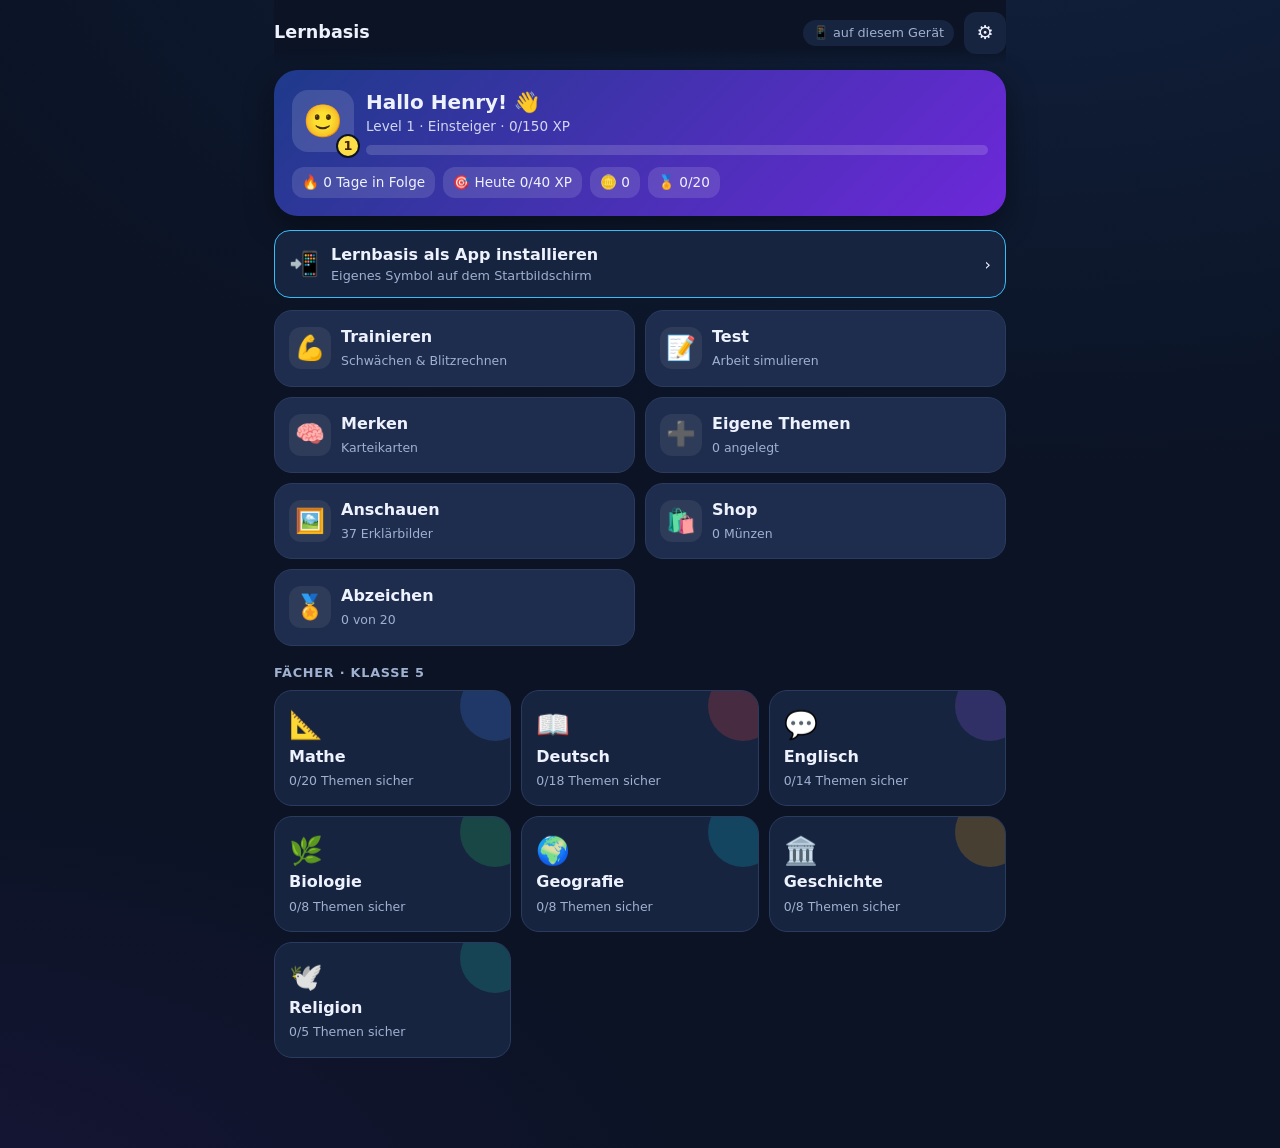
<file: lernbasis/index.html>
<!DOCTYPE html>
<html lang="de">
<head>
<meta charset="utf-8">
<meta name="viewport" content="width=device-width,initial-scale=1,viewport-fit=cover">
<title>Lernbasis</title>
<meta name="theme-color" content="#0b1324">
<meta name="mobile-web-app-capable" content="yes">
<meta name="apple-mobile-web-app-capable" content="yes">
<meta name="apple-mobile-web-app-status-bar-style" content="black-translucent">
<meta name="apple-mobile-web-app-title" content="Lernbasis">
<link rel="manifest" href="manifest.php" id="mf">
<script>try{if(/[?&]eltern=1/.test(location.search)||localStorage.getItem("lb_mode")==="eltern"){document.getElementById("mf").href="eltern-manifest.php";document.title="Lernbasis Eltern"}}catch(e){}</script>
<link rel="icon" href="icon-192.png">
<link rel="apple-touch-icon" href="icon-192.png">
<style>
:root{--bg:#0b1324;--bg2:#111c33;--card:#17243f;--card2:#1e2d4d;--line:#2a3b60;--txt:#eef2ff;--mut:#9fb0d0;--acc:#38bdf8;--ok:#22c55e;--bad:#f43f5e;--warn:#fbbf24;--r:18px;--sub:#38bdf8}
*{box-sizing:border-box;-webkit-tap-highlight-color:transparent}
html,body{margin:0;background:var(--bg);color:var(--txt);font:16px/1.45 system-ui,-apple-system,"Segoe UI",Roboto,sans-serif}
body{min-height:100vh;background:radial-gradient(1200px 600px at 80% -10%,#1d3b6e55,transparent),radial-gradient(900px 500px at -10% 110%,#3b1d6e44,transparent),var(--bg)}
#app{max-width:760px;margin:0 auto;padding:0 14px 90px}
button{font:inherit;color:inherit;border:0;cursor:pointer}
input,textarea,select{font:inherit;color:var(--txt);background:var(--bg2);border:2px solid var(--line);border-radius:12px;padding:12px 14px;width:100%;outline:none}
input:focus,textarea:focus,select:focus{border-color:var(--acc)}
textarea{min-height:90px;resize:vertical}
h1,h2,h3{margin:.2em 0 .4em;line-height:1.2}
h1{font-size:1.5rem}h2{font-size:1.25rem}h3{font-size:1.05rem}
.top{position:sticky;top:0;z-index:5;display:flex;align-items:center;gap:10px;padding:12px 0 10px;background:linear-gradient(var(--bg) 70%,transparent)}
.top .ttl{flex:1;font-weight:700;font-size:1.1rem;white-space:nowrap;overflow:hidden;text-overflow:ellipsis}
.ib{width:42px;height:42px;border-radius:12px;background:var(--card);display:grid;place-items:center;font-size:1.2rem;flex:none}
.pill{font-size:.8rem;padding:4px 10px;border-radius:99px;background:var(--card);color:var(--mut);white-space:nowrap}
.hero{background:var(--hero,linear-gradient(135deg,#1e3a8a,#6d28d9));border-radius:24px;padding:18px;margin:6px 0 14px;box-shadow:0 10px 30px #0006}
.hero .row{display:flex;align-items:center;gap:12px}
.lvl{width:56px;height:56px;border-radius:16px;background:#ffffff22;display:grid;place-items:center;font-weight:800;font-size:1.3rem;flex:none}
.bar{height:10px;border-radius:99px;background:#ffffff26;overflow:hidden;margin-top:8px}
.bar>i{display:block;height:100%;background:linear-gradient(90deg,#fde047,#fb923c);border-radius:99px;transition:width .4s}
.stats{display:flex;gap:8px;margin-top:12px;flex-wrap:wrap}
.stats span{background:#ffffff1f;padding:6px 10px;border-radius:12px;font-size:.85rem}
.grid{display:grid;grid-template-columns:repeat(2,1fr);gap:10px}
@media(min-width:600px){.grid{grid-template-columns:repeat(3,1fr)}}
.tile{background:var(--card);border-radius:var(--r);padding:14px;text-align:left;position:relative;overflow:hidden;min-height:96px;display:flex;flex-direction:column;justify-content:space-between;border:1px solid var(--line);transition:transform .1s}
.tile:active{transform:scale(.97)}
.tile .ic{font-size:1.7rem}
.tile b{font-size:1rem}
.tile small{color:var(--mut);font-size:.78rem}
.tile::after{content:"";position:absolute;right:-20px;top:-20px;width:70px;height:70px;border-radius:50%;background:var(--c,#38bdf8);opacity:.22}
.acts{display:grid;grid-template-columns:repeat(2,1fr);gap:10px;margin-bottom:16px}
.act{border-radius:var(--r);padding:14px;text-align:left;background:var(--card2);border:1px solid var(--line);display:flex;gap:10px;align-items:center}
.act .ic{font-size:1.5rem;width:42px;height:42px;border-radius:12px;display:grid;place-items:center;background:#ffffff12;flex:none}
.act b{display:block}.act small{color:var(--mut);font-size:.78rem}
.sec{margin:18px 0 8px;color:var(--mut);font-size:.8rem;letter-spacing:.06em;text-transform:uppercase;font-weight:700}
.list{display:flex;flex-direction:column;gap:8px}
.item{background:var(--card);border:1px solid var(--line);border-radius:16px;padding:12px 14px;display:flex;align-items:center;gap:12px;text-align:left;width:100%}
.item .t{flex:1}.item small{color:var(--mut);display:block;font-size:.8rem}
.ring{--p:0;width:44px;height:44px;border-radius:50%;background:conic-gradient(var(--sub) calc(var(--p)*1%),#ffffff14 0);display:grid;place-items:center;flex:none}
.ring span{width:34px;height:34px;border-radius:50%;background:var(--card);display:grid;place-items:center;font-size:.72rem;font-weight:700}
.modes{display:grid;grid-template-columns:repeat(2,1fr);gap:10px}
.mode{background:var(--card);border:1px solid var(--line);border-radius:var(--r);padding:16px 12px;text-align:center}
.mode .ic{font-size:1.8rem;display:block}.mode b{display:block;margin-top:4px}.mode small{color:var(--mut);font-size:.78rem}
.box{background:var(--card);border:1px solid var(--line);border-left:5px solid var(--sub);border-radius:16px;padding:14px 16px;margin-bottom:10px}
.box h3{color:var(--sub)}
.tbl{font-family:ui-monospace,monospace;background:var(--bg2);border-radius:10px;padding:8px 10px;margin:8px 0;overflow-x:auto;white-space:nowrap}
.text{background:#fffbea;color:#1f2937;border-radius:16px;padding:14px 16px;margin-bottom:12px;font-size:1.02rem;line-height:1.6}
.text p{margin:.4em 0}
details.text summary{font-weight:700;cursor:pointer}
.q{background:var(--card);border:1px solid var(--line);border-radius:20px;padding:18px;margin:8px 0 12px;font-size:1.15rem}
.q .k{display:block;color:var(--mut);font-size:.78rem;margin-bottom:6px;text-transform:uppercase;letter-spacing:.05em}
.opts{display:flex;flex-direction:column;gap:8px}
.opt{background:var(--card2);border:2px solid var(--line);border-radius:14px;padding:14px;text-align:left;font-size:1rem}
.opt.sel{border-color:var(--acc);background:#38bdf822}
.opt.ok{border-color:var(--ok);background:#22c55e26}
.opt.no{border-color:var(--bad);background:#f43f5e26}
.tf{display:grid;grid-template-columns:1fr 1fr;gap:8px}
.btn{display:block;width:100%;padding:15px;border-radius:14px;background:var(--acc);color:#04263a;font-weight:800;font-size:1.02rem;margin-top:10px;text-align:center}
.btn.sec2{background:var(--card2);color:var(--txt);border:1px solid var(--line)}
.btn.ok{background:var(--ok);color:#052e16}.btn.no{background:var(--bad);color:#fff}
.btn:disabled{opacity:.4}
.row2{display:grid;grid-template-columns:1fr 1fr;gap:8px}
.fb{border-radius:16px;padding:14px;margin-top:10px;animation:pop .25s}
.fb.ok{background:#22c55e22;border:1px solid #22c55e66}.fb.no{background:#f43f5e1f;border:1px solid #f43f5e66}
.fb b{display:block;margin-bottom:4px}
@keyframes pop{from{transform:scale(.96);opacity:0}to{transform:none;opacity:1}}
.prog{height:8px;background:#ffffff14;border-radius:99px;overflow:hidden;margin:4px 0 8px}.prog i{display:block;height:100%;background:var(--sub);transition:width .3s}
.card3d{perspective:1000px;margin:10px 0}
.flip{position:relative;min-height:220px;transition:transform .45s;transform-style:preserve-3d;cursor:pointer}
.flip.on{transform:rotateY(180deg)}
.face{position:absolute;inset:0;backface-visibility:hidden;-webkit-backface-visibility:hidden;border-radius:22px;padding:20px;display:flex;flex-direction:column;align-items:center;justify-content:center;text-align:center;font-size:1.3rem;font-weight:600;background:var(--card);border:2px solid var(--line)}
.face.b{transform:rotateY(180deg);background:linear-gradient(135deg,#0e7490,#4338ca);border-color:transparent}
.face small{font-size:.75rem;color:var(--mut);font-weight:400;position:absolute;top:12px}
.face.b small{color:#e0e7ff}
.big{font-size:3rem;text-align:center;margin:10px 0}
.center{text-align:center}.mut{color:var(--mut)}.small{font-size:.85rem}
.chips{display:flex;flex-wrap:wrap;gap:8px}
.chip{padding:9px 13px;border-radius:99px;background:var(--card);border:2px solid var(--line);font-size:.9rem}
.chip.on{border-color:var(--sub);background:#38bdf822}
.cb{display:flex;align-items:center;gap:10px;padding:11px 12px;background:var(--card);border:1px solid var(--line);border-radius:12px}
.cb input{width:22px;height:22px;flex:none;accent-color:var(--acc)}
.nav{display:flex;gap:6px;flex-wrap:wrap;margin:8px 0}
.nav button{width:36px;height:36px;border-radius:10px;background:var(--card);border:1px solid var(--line);font-size:.85rem}
.nav button.done{background:#38bdf833}.nav button.cur{border:2px solid var(--acc)}
.note{font-size:6rem;font-weight:900;text-align:center;line-height:1;margin:8px 0}
.rev{background:var(--card);border:1px solid var(--line);border-radius:14px;padding:12px;margin-bottom:8px;font-size:.95rem}
.rev.ok{border-left:5px solid var(--ok)}.rev.no{border-left:5px solid var(--bad)}
.timer{font-variant-numeric:tabular-nums}
.ed{display:grid;grid-template-columns:1fr 1fr auto;gap:6px;margin-bottom:6px}
.ed input{padding:10px}
.ed button{width:40px;border-radius:10px;background:var(--card2)}
.toast{position:fixed;left:50%;bottom:24px;transform:translateX(-50%);background:#111827ee;border:1px solid var(--line);padding:12px 18px;border-radius:14px;z-index:50;animation:pop .2s;max-width:90vw;text-align:center}
.pinpad{display:grid;grid-template-columns:repeat(3,1fr);gap:10px;max-width:300px;margin:16px auto}
.pinpad button{height:62px;border-radius:16px;background:var(--card);font-size:1.4rem;font-weight:700}
.dots{display:flex;justify-content:center;gap:12px;margin:14px 0}.dots i{width:16px;height:16px;border-radius:50%;border:2px solid var(--mut)}.dots i.f{background:var(--acc);border-color:var(--acc)}
table.st{width:100%;border-collapse:collapse;font-size:.9rem}table.st td,table.st th{padding:8px 6px;border-bottom:1px solid var(--line);text-align:left}
.badge{white-space:nowrap;display:inline-block;font-size:.7rem;background:#ec489933;color:#f9a8d4;padding:2px 8px;border-radius:99px;margin-left:6px;vertical-align:middle}
sup{font-size:.7em}
.colg{display:grid;gap:4px;justify-content:center;margin:10px 0 12px}
.cc{height:50px;display:grid;place-items:center;font:700 1.55rem ui-monospace,Menlo,monospace;border-radius:9px}
.cc.in{background:var(--bg2);border:2px solid var(--line);cursor:pointer}
.cc.cy{height:30px;font-size:.95rem;color:var(--warn)}
.cc.sel{border-color:var(--acc);background:#38bdf826;box-shadow:0 0 0 3px #38bdf833}
.cc.ok{border-color:var(--ok);background:#22c55e22}.cc.no{border-color:var(--bad);background:#f43f5e22}
.cline{grid-column:1/-1;height:3px;background:var(--txt);border-radius:2px;margin:2px 0}
.kp{display:grid;grid-template-columns:repeat(6,1fr);gap:6px;max-width:460px;margin:0 auto}
.kp button{height:54px;border-radius:12px;background:var(--card2);border:1px solid var(--line);font-size:1.35rem;font-weight:700}
.kp button.small{font-size:.7rem;line-height:1.1}
.paper{position:relative;height:300px;margin-top:10px;border-radius:14px;background:#fdfdfb;background-image:linear-gradient(#cbd5e6 1px,transparent 1px),linear-gradient(90deg,#cbd5e6 1px,transparent 1px);background-size:22px 22px;overflow:hidden}
.paper canvas{position:absolute;inset:0;width:100%;height:100%;touch-action:none;cursor:crosshair}
@media(min-width:700px){.paper{height:380px}}

.lvl.av{position:relative;font-size:2rem;width:62px;height:62px}
.lvl.av i{position:absolute;right:-6px;bottom:-6px;font-style:normal;font-size:.8rem;font-weight:800;background:#fde047;color:#422006;border-radius:99px;min-width:24px;height:24px;display:grid;place-items:center;padding:0 5px;border:2px solid #0b1324}
.stats button{background:#ffffff1f;padding:6px 10px;border-radius:12px;font-size:.85rem}
.combo{margin-top:8px;font-weight:800;color:#fdba74;animation:pop .3s}
.coins{text-align:center;font-size:2rem;font-weight:900;margin:6px 0 2px;color:#fde047}
.shopg{display:grid;grid-template-columns:repeat(auto-fill,minmax(84px,1fr));gap:8px}
.shopi{background:var(--card);border:2px solid var(--line);border-radius:16px;padding:10px 4px;display:flex;flex-direction:column;align-items:center;gap:4px}
.shopi span{font-size:2rem;line-height:1.1}.shopi small{color:var(--mut);font-size:.75rem}
.shopi.on{border-color:var(--acc);background:#ffffff10}
.shopg.th{grid-template-columns:repeat(auto-fill,minmax(100px,1fr))}
.shopi .sw{width:100%;height:42px;border-radius:10px;display:block}
.warnb{background:#f59e0b;color:#1f1300}
.badgeg{display:grid;grid-template-columns:repeat(auto-fill,minmax(140px,1fr));gap:8px}
.bdg{background:var(--card);border:1px solid var(--line);border-radius:16px;padding:12px;text-align:center}
.bdg span{font-size:2.2rem;display:block}.bdg b{display:block;margin:4px 0 2px}.bdg small{color:var(--mut);font-size:.75rem}
.bdg.lock{opacity:.45;filter:grayscale(1)}
.ov{position:fixed;inset:0;z-index:100;background:#020617cc;display:grid;place-items:center;padding:20px;animation:pop .25s}
.ovc{background:var(--card);border:1px solid var(--line);border-radius:26px;padding:26px 22px;text-align:center;max-width:360px;width:100%;position:relative;z-index:2;box-shadow:0 20px 60px #000a}
.ovi{font-size:4.5rem;animation:bounce 1s infinite alternate}
@keyframes bounce{to{transform:translateY(-8px) scale(1.06)}}
.conf{position:fixed;inset:0;pointer-events:none;overflow:hidden;z-index:1}
.conf i{position:absolute;top:-20px;width:9px;height:14px;border-radius:2px;animation:fall linear forwards}
@keyframes fall{to{transform:translateY(110vh) rotate(720deg)}}
@media(prefers-reduced-motion:reduce){.conf{display:none}.ovi{animation:none}}

.bildk{background:var(--bg2);border:1px solid var(--line);border-radius:18px;padding:12px;margin-bottom:8px}
.binfo{text-align:center;margin:4px 0 10px;line-height:1.5}
.bctls{display:flex;flex-direction:column;gap:8px;margin-bottom:10px}
.bctl>span,.bst>span{display:block;font-size:.8rem;color:var(--mut);margin-bottom:4px}
.bst{display:flex;align-items:center;gap:10px;background:var(--card);border:1px solid var(--line);border-radius:14px;padding:6px 8px}
.bst>span{flex:1;margin:0 0 0 6px;font-size:.9rem}
.bst button{width:44px;height:44px;border-radius:12px;background:var(--card2);font-size:1.4rem;font-weight:800}
.bst b{min-width:76px;text-align:center;font-size:1.1rem}
.bsteps{margin:0 0 6px;padding-left:22px}
.bsteps li{background:var(--card);border:1px solid var(--line);border-radius:12px;padding:10px 12px;margin-bottom:6px;animation:pop .25s}
.bsteps li.zu{color:var(--mut);opacity:.5;animation:none}
.umst{display:flex;flex-wrap:wrap;gap:8px;align-items:flex-end;justify-content:center;padding:6px 0}
.sgl{position:relative;display:inline-flex;flex-direction:column;align-items:center;background:var(--card2);border:2px solid var(--line);border-radius:12px;padding:8px 12px;font-size:1.15rem;font-weight:700;transition:all .3s}
.sgl small{font-size:.65rem;font-weight:600;color:var(--mut);margin-top:2px}
.sgl i{position:absolute;top:-16px;font-size:.6rem;font-style:normal;color:#f87171}
.bigsent{font-size:1.6rem;font-weight:800;text-align:center;padding:24px 6px}

</style>
</head>
<body>
<div id="app"></div>
<script>
/* ===== Aufgaben-Generatoren (Mathe, Geschichte) ===== */
const R=(a,b)=>a+Math.floor(Math.random()*(b-a+1));
const pick=a=>a[Math.floor(Math.random()*a.length)];
const fmt=n=>{const s=String(Math.abs(n));if(s.length<5)return (n<0?'−':'')+s;return (n<0?'−':'')+s.replace(/\B(?=(\d{3})+(?!\d))/g,' ');};
const dez=n=>String(Math.round(n*1000)/1000).replace('.',',');
const mcNum=(q,c,wr,ex)=>({t:'m',q,a:[String(c),...wr.map(String)],ex});
function nearWrong(c,steps){const s=new Set();steps.forEach(d=>{if(c+d!==c&&c+d>=0)s.add(c+d)});return [...s].slice(0,3);}

const GEN={
 zahlen(){
  const k=R(0,4);
  if(k===0){const n=R(1000000,9999999);const names=['Einer','Zehner','Hunderter','Tausender','Zehntausender','Hunderttausender','Millionen'];const p=R(1,6);const d=String(n).split('').reverse()[p];
   return {t:'i',q:`Welche Ziffer steht in <b>${fmt(n)}</b> an der <b>${names[p]}</b>stelle?`,a:d,ex:`Von rechts gezählt: Einer, Zehner, Hunderter, Tausender, Zehntausender, Hunderttausender, Millionen. An der ${names[p]}stelle steht ${d}.`};}
  if(k===1){const n=R(1000000,9999999);const st=pick([[1000,'Tausender'],[10000,'Zehntausender'],[100000,'Hunderttausender']]);const r=Math.round(n/st[0])*st[0];
   return {t:'i',q:`Runde <b>${fmt(n)}</b> auf <b>${st[1]}</b>.`,a:String(r),ex:`Schau auf die Ziffer rechts neben der ${st[1]}stelle: 0–4 abrunden, 5–9 aufrunden. Ergebnis: ${fmt(r)}.`};}
  if(k===2){const base=pick([R(1,9)*1000000,R(10,99)*100000,R(100,999)*10000]);const nf=Math.random()<.5;const n=nf?base-1:base;const ans=nf?base:base-1;
   return {t:'i',q:`Wie heißt der <b>${nf?'Nachfolger':'Vorgänger'}</b> von <b>${fmt(n)}</b>?`,a:String(ans),ex:`${nf?'Nachfolger = Zahl + 1':'Vorgänger = Zahl − 1'}: ${fmt(ans)}.`};}
  if(k===3){const n=R(4,2999);const r=toRoman(n);if(Math.random()<.5)return {t:'i',q:`Schreibe als arabische Zahl: <b>${r}</b>`,a:String(n),ex:`I=1, V=5, X=10, L=50, C=100, D=500, M=1000. Steht ein kleineres Zeichen vor einem größeren, wird es abgezogen (IV = 4). ${r} = ${n}.`};
   return {t:'i',q:`Schreibe als römische Zahl: <b>${n}</b>`,a:r,ex:`${n} = ${r}. Tipp: Zerlege in Tausender, Hunderter, Zehner und Einer.`};}
  const d=String(R(1000000,9999999)).split('');const opts=new Set();while(opts.size<4){const c=[...d];const i=R(0,6),j=R(0,6);[c[i],c[j]]=[c[j],c[i]];if(c[0]!=='0')opts.add(Number(c.join('')));}
  const arr=[...opts].sort((a,b)=>b-a);const big=Math.random()<.5;const c=big?arr[0]:arr[3];
  return {t:'m',q:`Welche Zahl ist die <b>${big?'größte':'kleinste'}</b>?`,a:[fmt(c),...arr.filter(x=>x!==c).map(fmt)],ex:'Vergleiche von links nach rechts Stelle für Stelle. Die erste unterschiedliche Ziffer entscheidet.'};
 },
 rechnen(){
  const k=R(0,4);
  if(k===0){const a=R(10000,899999),b=R(1000,99999);return {t:'i',col:{a,b,op:'+'},q:`Rechne schriftlich: <b>${fmt(a)} + ${fmt(b)}</b>`,a:String(a+b),ex:`Schriftlich untereinander addieren, Überträge nicht vergessen. Ergebnis: ${fmt(a+b)}.`};}
  if(k===1){const a=R(20000,999999),b=R(1000,a-1000);return {t:'i',col:{a,b,op:'−'},q:`Rechne schriftlich: <b>${fmt(a)} − ${fmt(b)}</b>`,a:String(a-b),ex:`Schriftlich subtrahieren (Ergänzungsverfahren). Probe: ${fmt(a-b)} + ${fmt(b)} = ${fmt(a)}.`};}
  if(k===2){const a=R(102,989),b=R(12,89);return {t:'i',q:`Rechne schriftlich: <b>${a} · ${b}</b>`,a:String(a*b),ex:`${a} · ${Math.floor(b/10)*10} = ${fmt(a*Math.floor(b/10)*10)} und ${a} · ${b%10} = ${fmt(a*(b%10))}. Zusammen: ${fmt(a*b)}.`};}
  if(k===3){const d=R(3,9),q=R(112,1999);return {t:'i',q:`Rechne schriftlich: <b>${fmt(d*q)} : ${d}</b>`,a:String(q),ex:`Schriftlich dividieren. Probe: ${q} · ${d} = ${fmt(d*q)}.`};}
  const a=R(1100,9800),b=R(1100,9800),op=pick(['+','·']);
  if(op==='+'){const c=Math.round(a/1000)*1000+Math.round(b/1000)*1000;return mcNum(`Überschlage: <b>${fmt(a)} + ${fmt(b)}</b> ist ungefähr …`,fmt(c),[fmt(c+1000),fmt(c-1000),fmt(c*10)],`Runde beide Zahlen auf Tausender: ${fmt(Math.round(a/1000)*1000)} + ${fmt(Math.round(b/1000)*1000)} = ${fmt(c)}.`);}
  const x=R(21,89),y=R(21,89),c=Math.round(x/10)*10*Math.round(y/10)*10;return mcNum(`Überschlage: <b>${x} · ${y}</b> ist ungefähr …`,fmt(c),[fmt(c*10),fmt(Math.round(c/10)),fmt(c+1000)],`Runde auf Zehner: ${Math.round(x/10)*10} · ${Math.round(y/10)*10} = ${fmt(c)}.`);
 },
 regeln(){
  const k=R(0,3);
  if(k===0){const a=R(2,30),b=R(2,9),c=R(2,9);return {t:'i',q:`${a} + ${b} · ${c} =`,a:String(a+b*c),ex:`Punkt vor Strich: erst ${b} · ${c} = ${b*c}, dann ${a} + ${b*c} = ${a+b*c}.`};}
  if(k===1){const a=R(2,15),b=R(2,15),c=R(2,9);return {t:'i',q:`(${a} + ${b}) · ${c} =`,a:String((a+b)*c),ex:`Klammern zuerst: ${a} + ${b} = ${a+b}, dann · ${c} = ${(a+b)*c}.`};}
  if(k===2){const d=R(2,9),q=R(2,9),a=R(3,9),b=R(3,9);const v=a*b-q;if(v<0)return GEN.regeln();return {t:'i',q:`${a} · ${b} − ${d*q} : ${d} =`,a:String(v),ex:`Punkt vor Strich: ${a} · ${b} = ${a*b} und ${d*q} : ${d} = ${q}. Dann ${a*b} − ${q} = ${v}.`};}
  const a=R(50,99),b=R(10,40),c=R(2,8);return {t:'i',q:`${a} − (${b} − ${c}) =`,a:String(a-(b-c)),ex:`Klammer zuerst: ${b} − ${c} = ${b-c}. Dann ${a} − ${b-c} = ${a-(b-c)}.`};
 },
 potenzen(){
  const k=R(0,2);
  if(k===0){const b=R(2,6),e=b<4?R(2,5):R(2,3);return {t:'i',q:`Berechne: <b>${b}<sup>${e}</sup></b>`,a:String(b**e),ex:`${b}<sup>${e}</sup> = ${Array(e).fill(b).join(' · ')} = ${b**e}. Die Hochzahl sagt, wie oft die Basis mit sich selbst malgenommen wird.`};}
  if(k===1){const e=R(3,9);return {t:'i',q:`Schreibe als Zahl: <b>10<sup>${e}</sup></b>`,a:String(10**e),ex:`10<sup>${e}</sup> ist eine 1 mit ${e} Nullen: ${fmt(10**e)}.`};}
  const n=R(11,20);return {t:'i',q:`Berechne die Quadratzahl: <b>${n}<sup>2</sup></b>`,a:String(n*n),ex:`Zerlegen: ${n} · ${n} = ${n} · 10 + ${n} · ${n-10} = ${n*10} + ${n*(n-10)} = ${n*n}.`};
 },
 teilbarkeit(){
  const k=R(0,3);
  const rules={2:'letzte Ziffer gerade (0, 2, 4, 6, 8)',3:'Quersumme durch 3 teilbar',4:'letzte zwei Ziffern bilden eine durch 4 teilbare Zahl',5:'letzte Ziffer 0 oder 5',6:'durch 2 und durch 3 teilbar',9:'Quersumme durch 9 teilbar',10:'letzte Ziffer 0'};
  if(k===0){const d=pick([2,3,4,5,6,9,10]);let n=R(100,9999);if(Math.random()<.5)n=n-n%d;const ok=n%d===0;const qs=String(n).split('').reduce((s,x)=>s+ +x,0);
   return {t:'w',q:`${fmt(n)} ist durch ${d} teilbar.`,a:ok,ex:`Regel für ${d}: ${rules[d]}.${[3,6,9].includes(d)?` Quersumme von ${n}: ${qs}.`:''} ${ok?'Also teilbar.':'Also nicht teilbar.'}`};}
  if(k===1){const n=R(2,99);const pr=isPrime(n);return {t:'w',q:`${n} ist eine Primzahl.`,a:pr,ex:pr?`${n} hat genau zwei Teiler: 1 und ${n}.`:`${n} hat mehr als zwei Teiler, z. B. ${smallDiv(n)}.`};}
  if(k===2){const g=R(2,12),a=R(2,9),b=R(2,9);if(gcd(a,b)!==1||a===b)return GEN.teilbarkeit();return {t:'i',q:`Bestimme den ggT von <b>${g*a}</b> und <b>${g*b}</b>.`,a:String(g),ex:`Größter gemeinsamer Teiler: Schreibe die Teiler beider Zahlen auf und suche den größten, der in beiden Listen vorkommt: ${g}.`};}
  const a=R(2,15),b=R(2,15);if(a===b)return GEN.teilbarkeit();const l=a*b/gcd(a,b);return {t:'i',q:`Bestimme das kgV von <b>${a}</b> und <b>${b}</b>.`,a:String(l),ex:`Kleinstes gemeinsames Vielfaches: Vielfache der größeren Zahl durchgehen, bis eines auch durch die kleinere teilbar ist: ${l}.`};
 },
 groessen(){
  const T=[['km','m',1000],['m','cm',100],['cm','mm',10],['m','dm',10],['dm','cm',10],['t','kg',1000],['kg','g',1000],['g','mg',1000],['h','min',60],['min','s',60],['€','ct',100],['m²','dm²',100],['dm²','cm²',100],['cm²','mm²',100],['ha','m²',10000],['a','m²',100],['d','h',24]];
  const k=R(0,4);
  if(k===4){const ms=pick([10000,25000,50000,100000]);const cm=R(2,9);const m=cm*ms/100;return {t:'i',q:`Maßstab <b>1 : ${fmt(ms)}</b>. Auf der Karte sind es <b>${cm} cm</b>. Wie viele <b>Meter</b> sind das in Wirklichkeit?`,a:String(m),ex:`1 cm auf der Karte = ${fmt(ms)} cm = ${fmt(ms/100)} m in Wirklichkeit. ${cm} · ${fmt(ms/100)} m = ${fmt(m)} m.`};}
  const [g,kl,f]=pick(T);
  if(k===0||k===1){const v=R(2,f>=1000?60:25);return {t:'i',q:`${v} ${g} = ? ${kl}`,a:String(v*f),ex:`1 ${g} = ${fmt(f)} ${kl}. Also ${v} · ${fmt(f)} = ${fmt(v*f)} ${kl}.`,u:kl};}
  if(k===2){const v=R(2,40);return {t:'i',q:`${fmt(v*f)} ${kl} = ? ${g}`,a:String(v),ex:`${fmt(f)} ${kl} = 1 ${g}. Also ${fmt(v*f)} : ${fmt(f)} = ${v} ${g}.`,u:g};}
  if(f===60||f===24){const a=R(1,5),b=R(5,f-5);return {t:'i',q:`${a} ${g} ${b} ${kl} = ? ${kl}`,a:String(a*f+b),ex:`${a} ${g} = ${a*f} ${kl}, plus ${b} ${kl} = ${a*f+b} ${kl}.`,u:kl};}
  if(f<10)return GEN.groessen();const fr=pick([.5,.5,.25,.75]);if((fr*f)%1)return GEN.groessen();const v=R(1,9)+fr;return {t:'i',q:`${dez(v)} ${g} = ? ${kl}`,a:String(v*f),ex:`1 ${g} = ${fmt(f)} ${kl}. ${dez(v)} · ${fmt(f)} = ${fmt(v*f)} ${kl}.`,u:kl};
 },
 gleichungen(){
  const k=R(0,4),x=R(2,60);
  if(k===0){const a=R(5,90);return {t:'i',q:`Löse: <b>x + ${a} = ${x+a}</b><br>x =`,a:String(x),ex:`Umkehraufgabe: x = ${x+a} − ${a} = ${x}. Probe: ${x} + ${a} = ${x+a}.`};}
  if(k===1){const a=R(5,90);return {t:'i',q:`Löse: <b>x − ${a} = ${x}</b><br>x =`,a:String(x+a),ex:`Umkehraufgabe: x = ${x} + ${a} = ${x+a}. Probe: ${x+a} − ${a} = ${x}.`};}
  if(k===2){const a=R(2,12),y=R(2,25);return {t:'i',q:`Löse: <b>${a} · x = ${a*y}</b><br>x =`,a:String(y),ex:`Umkehraufgabe: x = ${a*y} : ${a} = ${y}. Probe: ${a} · ${y} = ${a*y}.`};}
  if(k===3){const a=R(2,9),y=R(2,15);return {t:'i',q:`Löse: <b>x : ${a} = ${y}</b><br>x =`,a:String(a*y),ex:`Umkehraufgabe: x = ${y} · ${a} = ${a*y}. Probe: ${a*y} : ${a} = ${y}.`};}
  const a=R(x+5,x+90);return {t:'i',q:`Löse: <b>${a} − x = ${a-x}</b><br>x =`,a:String(x),ex:`Welche Zahl muss ich von ${a} abziehen, um ${a-x} zu erhalten? x = ${a} − ${a-x} = ${x}.`};
 },
 winkel(){
  const types=[['spitzer Winkel',()=>R(5,85)],['rechter Winkel',()=>90],['stumpfer Winkel',()=>R(95,175)],['gestreckter Winkel',()=>180],['überstumpfer Winkel',()=>R(185,355)],['Vollwinkel',()=>360]];
  const i=R(0,5);const w=types[i][1]();const wrong=types.map(t=>t[0]).filter((_,j)=>j!==i).sort(()=>Math.random()-.5).slice(0,3);
  return {t:'m',q:`Ein Winkel ist <b>${w}°</b> groß. Das ist ein …`,a:[types[i][0],...wrong],ex:'spitz: unter 90° · recht: genau 90° · stumpf: zwischen 90° und 180° · gestreckt: 180° · überstumpf: zwischen 180° und 360° · Vollwinkel: 360°.'};
 },
 flaeche(){
  const k=R(0,4),a=R(3,25),b=R(2,18);
  if(k===0)return {t:'i',q:`Ein Rechteck ist <b>${a} cm</b> lang und <b>${b} cm</b> breit. Wie groß ist der <b>Umfang</b> in cm?`,a:String(2*(a+b)),ex:`u = 2 · (a + b) = 2 · (${a} + ${b}) = ${2*(a+b)} cm.`,u:'cm'};
  if(k===1)return {t:'i',q:`Ein Rechteck ist <b>${a} cm</b> lang und <b>${b} cm</b> breit. Wie groß ist der <b>Flächeninhalt</b> in cm²?`,a:String(a*b),ex:`A = a · b = ${a} · ${b} = ${a*b} cm².`,u:'cm²'};
  if(k===2)return {t:'i',q:`Ein Quadrat hat den Umfang <b>${4*a} m</b>. Wie lang ist eine Seite in m?`,a:String(a),ex:`Ein Quadrat hat 4 gleich lange Seiten: ${4*a} : 4 = ${a} m.`,u:'m'};
  if(k===3)return {t:'i',q:`Ein Rechteck hat den Flächeninhalt <b>${a*b} cm²</b>. Eine Seite ist <b>${a} cm</b> lang. Wie lang ist die andere Seite in cm?`,a:String(b),ex:`A = a · b, also b = A : a = ${a*b} : ${a} = ${b} cm.`,u:'cm'};
  const c=R(2,10),x=R(2,10),y=R(2,10);
  if(Math.random()<.5)return {t:'i',q:`Ein Quader ist ${x} cm lang, ${y} cm breit und ${c} cm hoch. Wie groß ist sein <b>Volumen</b> in cm³?`,a:String(x*y*c),ex:`V = a · b · c = ${x} · ${y} · ${c} = ${x*y*c} cm³.`,u:'cm³'};
  return {t:'i',q:`Ein Quader ist ${x} cm lang, ${y} cm breit und ${c} cm hoch. Wie groß ist seine <b>Oberfläche</b> in cm²?`,a:String(2*(x*y+x*c+y*c)),ex:`O = 2 · (a·b + a·c + b·c) = 2 · (${x*y} + ${x*c} + ${y*c}) = ${2*(x*y+x*c+y*c)} cm².`,u:'cm²'};
 },
 daten(){
  const n=pick([5,7]);let l=Array.from({length:n},()=>R(1,20));const k=R(0,3);
  if(k===0){const s=l.reduce((a,b)=>a+b,0);l[n-1]+=(n-s%n)%n;const m=l.reduce((a,b)=>a+b,0)/n;return {t:'i',q:`Berechne das <b>arithmetische Mittel</b> (Durchschnitt): ${l.join(', ')}`,a:String(m),ex:`Summe ${l.reduce((a,b)=>a+b,0)} geteilt durch Anzahl ${n} = ${m}.`};}
  if(k===1){const mx=Math.max(...l),mn=Math.min(...l);return {t:'i',q:`Bestimme die <b>Spannweite</b>: ${l.join(', ')}`,a:String(mx-mn),ex:`Größter Wert minus kleinster Wert: ${mx} − ${mn} = ${mx-mn}.`};}
  if(k===2){const s=[...l].sort((a,b)=>a-b);return {t:'i',q:`Bestimme den <b>Median</b> (Zentralwert): ${l.join(', ')}`,a:String(s[(n-1)/2]),ex:`Der Größe nach ordnen: ${s.join(', ')}. Der mittlere Wert ist ${s[(n-1)/2]}.`};}
  l=[...new Set(l)];if(l.length<4)return GEN.daten();const mo=pick(l);l.push(mo);l.sort(()=>Math.random()-.5);return {t:'i',q:`Bestimme den <b>Modalwert</b> (häufigster Wert): ${l.join(', ')}`,a:String(mo),ex:`${mo} kommt am häufigsten vor.`};
 },
 brueche(){
  const k=R(0,3);
  if(k===0){let z=R(1,8),n=R(z+1,12);const g=gcd(z,n);z/=g;n/=g;const f=R(2,9);return {t:'i',q:`Erweitere <b>${z}/${n}</b> mit ${f}.`,a:`${z*f}/${n*f}`,ex:`Zähler und Nenner mit ${f} malnehmen: ${z*f}/${n*f}. Schreibweise: Zähler/Nenner.`};}
  if(k===1){let z=R(1,8),n=R(z+1,12);const g=gcd(z,n);z/=g;n/=g;const f=R(2,8);return {t:'i',q:`Kürze <b>${z*f}/${n*f}</b> vollständig.`,a:`${z}/${n}`,ex:`Zähler und Nenner durch ihren ggT ${f} teilen: ${z}/${n}.`};}
  if(k===2){const n=pick([2,3,4,5,10]),z=R(1,n-1),m=R(2,12)*n;return {t:'i',q:`Wie viel sind <b>${z}/${n} von ${m} €</b>?`,a:String(m/n*z),ex:`${m} € : ${n} = ${m/n} €, dann · ${z} = ${m/n*z} €.`,u:'€'};}
  const n=pick([4,6,8,10,12]),a=R(1,n-1);let b=R(1,n-1);if(a===b)b=a===1?2:a-1;return mcNum(`Welcher Bruch ist größer?`,`${Math.max(a,b)}/${n}`,[`${Math.min(a,b)}/${n}`],`Bei gleichem Nenner ist der Bruch mit dem größeren Zähler größer.`);
 },
 blitz(){
  const k=R(0,3);
  if(k===0){const a=R(2,10),b=R(2,10);return {t:'i',q:`${a} · ${b} =`,a:String(a*b)};}
  if(k===1){const a=R(11,20),b=R(2,9);return {t:'i',q:`${a} · ${b} =`,a:String(a*b)};}
  if(k===2){const d=R(2,12),q=R(2,12);return {t:'i',q:`${d*q} : ${d} =`,a:String(q)};}
  const a=R(15,99),b=R(11,a-1);return Math.random()<.5?{t:'i',q:`${a} + ${b} =`,a:String(a+b)}:{t:'i',q:`${a} − ${b} =`,a:String(a-b)};
 },
 jahrhundert(){
  if(Math.random()<.7){const y=R(1,2099);const c=Math.ceil(y/100);return {t:'i',q:`In welchem <b>Jahrhundert</b> liegt das Jahr <b>${y}</b>? (nur die Zahl)`,a:String(c),ex:`Das 1. Jahrhundert umfasst die Jahre 1–100. Jahr ${y} → ${c}. Jahrhundert (Tipp: Jahr − 1, durch 100, abrunden, plus 1).`};}
  const y=R(101,3000);const c=Math.ceil(y/100);return {t:'i',q:`In welchem Jahrhundert <b>vor Christus</b> liegt das Jahr <b>${y} v. Chr.</b>? (nur die Zahl)`,a:String(c),ex:`Vor Christus wird rückwärts gezählt, die Regel bleibt gleich: ${y} v. Chr. liegt im ${c}. Jahrhundert v. Chr.`};
 }
};
function toRoman(n){const m=[[1000,'M'],[900,'CM'],[500,'D'],[400,'CD'],[100,'C'],[90,'XC'],[50,'L'],[40,'XL'],[10,'X'],[9,'IX'],[5,'V'],[4,'IV'],[1,'I']];let s='';for(const [v,r] of m)while(n>=v){s+=r;n-=v}return s;}
function gcd(a,b){return b?gcd(b,a%b):a}
function isPrime(n){if(n<2)return false;for(let i=2;i*i<=n;i++)if(n%i===0)return false;return true}
function smallDiv(n){for(let i=2;i<n;i++)if(n%i===0)return `${i} und ${n/i}`;return ''}

/* ===== Lerninhalte Klasse 5 Gymnasium – orientiert am Fachlehrplan Sachsen-Anhalt (Schuljahrgänge 5/6) ===== */
const SUBJECTS=[
 {id:'ma',name:'Mathe',icon:'📐',color:'#3b82f6'},
 {id:'de',name:'Deutsch',icon:'📖',color:'#ef4444'},
 {id:'en',name:'Englisch',icon:'💬',color:'#8b5cf6'},
 {id:'bio',name:'Biologie',icon:'🌿',color:'#22c55e'},
 {id:'geo',name:'Geografie',icon:'🌍',color:'#06b6d4'},
 {id:'ge',name:'Geschichte',icon:'🏛️',color:'#f59e0b'},
 {id:'rel',name:'Religion',icon:'🕊️',color:'#14b8a6'},
 {id:'eigen',name:'Eigene Themen',icon:'⭐',color:'#ec4899'}
];
const WA=['Nomen','Verb','Adjektiv','Artikel','Pronomen','Präposition','Konjunktion','Adverb'];
const wa=(q,c,ex)=>['m',q,[c,...WA.filter(x=>x!==c).sort(()=>Math.random()-.5).slice(0,3)],ex];
const KAS=['Nominativ','Genitiv','Dativ','Akkusativ'];
const kas=(q,c,ex)=>['m',q,[c,...KAS.filter(x=>x!==c)],ex];
const ZF=['Präsens','Präteritum','Perfekt','Plusquamperfekt','Futur I'];
const zf=(q,c,ex)=>['m',q,[c,...ZF.filter(x=>x!==c).sort(()=>Math.random()-.5).slice(0,3)],ex];
const SG=['Subjekt','Prädikat','Dativobjekt','Akkusativobjekt','Adverbiale der Zeit','Adverbiale des Ortes','Adverbiale der Art und Weise','Adverbiale des Grundes'];
const sg=(q,c,ex)=>{const near=c.startsWith('Adverbiale')?SG.filter(x=>x.startsWith('Adverbiale')&&x!==c):SG.filter(x=>!x.startsWith('Adverbiale')&&x!==c);return ['m',q,[c,...near.sort(()=>Math.random()-.5).slice(0,3)],ex]};

const TOPICS=[
/* ================= MATHE ================= */
{id:'ma-zahlen',s:'ma',title:'Natürliche Zahlen & große Zahlen',gen:'zahlen',genShare:.75,
 learn:[['Stellenwerttafel','Jede Stelle ist 10-mal so viel wert wie die Stelle rechts daneben.<div class="tbl">M | HT | ZT | T | H | Z | E</div>Große Zahlen schreibt man in Dreiergruppen von rechts: <b>4 583 207</b>.'],
 ['Große Zahlen','1 Tausend = 1 000 · 1 Million = 1 000 000 (6 Nullen) · 1 Milliarde = 1 000 000 000 (9 Nullen) · 1 Billion = 12 Nullen.'],
 ['Runden','Schau auf die Ziffer <b>rechts neben</b> der Rundungsstelle: 0, 1, 2, 3, 4 → abrunden · 5, 6, 7, 8, 9 → aufrunden.<br>Beispiel: 3 <b>4</b>72 auf Tausender → 3 000.'],
 ['Römische Zahlen','I = 1, V = 5, X = 10, L = 50, C = 100, D = 500, M = 1000.<br>Höchstens drei gleiche Zeichen hintereinander. Ein kleineres Zeichen <b>vor</b> einem größeren wird abgezogen: IV = 4, IX = 9, XL = 40, XC = 90, CD = 400, CM = 900.']],
 cards:[['1 Million hat … Nullen','6'],['1 Milliarde hat … Nullen','9'],['Römisch: D','500'],['Römisch: L','50'],['Römisch: C','100'],['Römisch: M','1000'],['Römisch: XL','40'],['Römisch: XC','90'],['Nachfolger','die Zahl, die um 1 größer ist'],['Vorgänger','die Zahl, die um 1 kleiner ist']],
 tasks:[['m','Wie viele Nullen hat eine Milliarde?',['9','6','12','8'],'Million: 6 Nullen, Milliarde: 9, Billion: 12.'],
 ['w','Bei römischen Zahlen dürfen höchstens drei gleiche Zeichen hintereinanderstehen.',true,'Deshalb schreibt man 4 als IV und nicht IIII.'],
 ['m','Welche Zahl liegt auf dem Zahlenstrahl genau in der Mitte zwischen 2 400 und 3 000?',['2 700','2 600','2 800','2 750'],'Abstand 600, die Hälfte ist 300: 2 400 + 300 = 2 700.']]},
{id:'ma-rechnen',s:'ma',title:'Schriftlich rechnen & Überschlag',gen:'rechnen',genShare:.85,
 learn:[['Schriftliche Addition','Zahlen stellengerecht untereinander schreiben (Einer unter Einer). Von rechts nach links rechnen, Überträge klein notieren.'],
 ['Schriftliche Subtraktion','Ergänzen: Von der unteren Zahl bis zur oberen ergänzen. Reicht es nicht, 10 dazunehmen und den Übertrag bei der nächsten Stelle unten dazuschreiben.'],
 ['Schriftliche Multiplikation','Erste Zahl mit jeder Ziffer der zweiten Zahl malnehmen, Teilergebnisse stellengerecht eingerückt untereinander schreiben und addieren.'],
 ['Überschlag','Vor dem Rechnen runden und grob ausrechnen. So merkst du, ob dein Ergebnis stimmen kann.<br>4 812 + 3 179 ≈ 5 000 + 3 000 = 8 000']],
 cards:[['Summand + Summand =','Summe'],['Minuend − Subtrahend =','Differenz'],['Faktor · Faktor =','Produkt'],['Dividend : Divisor =','Quotient'],['Wozu dient ein Überschlag?','zur Kontrolle, ob das Ergebnis ungefähr stimmt']],
 tasks:[['m','Wie heißt das Ergebnis einer Division?',['Quotient','Produkt','Differenz','Divisor'],'Dividend : Divisor = Quotient.'],
 ['m','Wie heißt das Ergebnis einer Subtraktion?',['Differenz','Summe','Quotient','Subtrahend'],'Minuend − Subtrahend = Differenz.'],
 ['w','Durch 0 darf man nicht teilen.',true,'Die Division durch 0 ist nicht erlaubt (nicht definiert).']]},
{id:'ma-regeln',s:'ma',title:'Rechenregeln & Rechengesetze',gen:'regeln',genShare:.6,
 learn:[['Reihenfolge','1. Klammern · 2. Punktrechnung (· und :) · 3. Strichrechnung (+ und −) · Sonst von links nach rechts.'],
 ['Vertauschungsgesetz (Kommutativgesetz)','a + b = b + a und a · b = b · a. Gilt <b>nicht</b> für − und :.'],
 ['Verbindungsgesetz (Assoziativgesetz)','(a + b) + c = a + (b + c) und (a · b) · c = a · (b · c).'],
 ['Verteilungsgesetz (Distributivgesetz)','a · (b + c) = a · b + a · c<br>Beispiel: 7 · 23 = 7 · 20 + 7 · 3 = 140 + 21 = 161']],
 cards:[['Kommutativgesetz','Vertauschungsgesetz: a + b = b + a'],['Assoziativgesetz','Verbindungsgesetz: (a + b) + c = a + (b + c)'],['Distributivgesetz','Verteilungsgesetz: a · (b + c) = a·b + a·c'],['Was rechnet man zuerst?','Klammern, dann Punkt vor Strich']],
 tasks:[['m','Welches Gesetz wurde benutzt? 25 · 17 · 4 = 25 · 4 · 17',['Vertauschungsgesetz','Verbindungsgesetz','Verteilungsgesetz','Punkt vor Strich'],'Die Faktoren wurden in ihrer Reihenfolge vertauscht.'],
 ['m','Welches Gesetz wurde benutzt? 6 · 48 = 6 · 40 + 6 · 8',['Verteilungsgesetz','Vertauschungsgesetz','Verbindungsgesetz','Klammerregel'],'Die Zahl 48 wurde zerlegt, die 6 wird auf beide Teile verteilt.'],
 ['w','Für die Subtraktion gilt das Vertauschungsgesetz.',false,'10 − 4 = 6, aber 4 − 10 ergibt etwas anderes.'],
 ['i','Rechne geschickt: 4 · 37 · 25 =','3700','4 · 25 = 100, und 100 · 37 = 3 700.']]},
{id:'ma-potenzen',s:'ma',title:'Potenzen & Quadratzahlen',gen:'potenzen',genShare:.8,
 learn:[['Potenz','3<sup>4</sup> = 3 · 3 · 3 · 3 = 81<br><b>3</b> ist die <b>Basis</b>, <b>4</b> ist der <b>Exponent</b> (Hochzahl). Der Exponent sagt, wie oft die Basis als Faktor vorkommt.'],
 ['Zehnerpotenzen','10<sup>3</sup> = 1 000 · 10<sup>6</sup> = 1 000 000. Der Exponent ist die Anzahl der Nullen.'],
 ['Quadratzahlen','1, 4, 9, 16, 25, 36, 49, 64, 81, 100, 121, 144, 169, 196, 225 … Lerne sie bis 20² = 400 auswendig!']],
 cards:[['11²','121'],['12²','144'],['13²','169'],['14²','196'],['15²','225'],['16²','256'],['17²','289'],['18²','324'],['19²','361'],['20²','400'],['2¹⁰','1024'],['Basis in 5³','5']],
 tasks:[['m','Was ist 2<sup>3</sup>?',['8','6','9','5'],'2 · 2 · 2 = 8 (nicht 2 · 3!).'],['m','Wie heißt die 4 in 7<sup>4</sup>?',['Exponent','Basis','Faktor','Potenzwert'],'Die Hochzahl heißt Exponent.'],['m','Was ist 1<sup>100</sup>?',['1','100','0','101'],'1 mal 1 mal 1 … bleibt immer 1.']]},
{id:'ma-teilbarkeit',s:'ma',title:'Teilbarkeit, Primzahlen, ggT & kgV',gen:'teilbarkeit',genShare:.75,
 learn:[['Teilbarkeitsregeln','durch 2: letzte Ziffer gerade · durch 5: letzte Ziffer 0 oder 5 · durch 10: letzte Ziffer 0 · durch 4: letzte zwei Ziffern durch 4 teilbar · durch 3: Quersumme durch 3 teilbar · durch 9: Quersumme durch 9 teilbar · durch 6: durch 2 <b>und</b> 3 teilbar'],
 ['Quersumme','Summe aller Ziffern: Quersumme von 4 752 = 4 + 7 + 5 + 2 = 18'],
 ['Primzahlen','Haben genau zwei Teiler: 1 und sich selbst. 2, 3, 5, 7, 11, 13, 17, 19, 23, 29 … Die <b>1 ist keine</b> Primzahl. 2 ist die einzige gerade Primzahl.'],
 ['ggT und kgV','<b>ggT</b> = größter gemeinsamer Teiler (12 und 18 → 6)<br><b>kgV</b> = kleinstes gemeinsames Vielfaches (4 und 6 → 12)']],
 cards:[['Teilbar durch 3, wenn …','die Quersumme durch 3 teilbar ist'],['Teilbar durch 4, wenn …','die letzten zwei Ziffern eine durch 4 teilbare Zahl bilden'],['Teilbar durch 6, wenn …','sie durch 2 und durch 3 teilbar ist'],['Ist 1 eine Primzahl?','Nein – sie hat nur einen Teiler'],['Einzige gerade Primzahl','2'],['Primzahlen bis 30','2, 3, 5, 7, 11, 13, 17, 19, 23, 29'],['Primfaktorzerlegung von 60','2 · 2 · 3 · 5']],
 tasks:[['m','Welche Zahl ist durch 9 teilbar?',['5 778','5 779','5 768','5 717'],'Quersumme von 5 778: 5+7+7+8 = 27, und 27 ist durch 9 teilbar.'],
 ['m','Wie lautet die Primfaktorzerlegung von 36?',['2 · 2 · 3 · 3','4 · 9','2 · 3 · 6','2 · 2 · 9'],'Nur Primzahlen als Faktoren: 36 = 2 · 2 · 3 · 3. 4, 6 und 9 sind keine Primzahlen.']]},
{id:'ma-groessen',s:'ma',title:'Größen umrechnen & Maßstab',gen:'groessen',genShare:.85,
 learn:[['Längen','1 km = 1 000 m · 1 m = 10 dm = 100 cm · 1 dm = 10 cm · 1 cm = 10 mm'],
 ['Massen','1 t = 1 000 kg · 1 kg = 1 000 g · 1 g = 1 000 mg'],
 ['Zeit & Geld','1 d = 24 h · 1 h = 60 min · 1 min = 60 s · 1 € = 100 ct'],
 ['Flächen','Umrechnungszahl <b>100</b>: 1 m² = 100 dm² · 1 dm² = 100 cm² · 1 cm² = 100 mm² · 1 a = 100 m² · 1 ha = 100 a = 10 000 m² · 1 km² = 100 ha'],
 ['Maßstab','1 : 25 000 bedeutet: 1 cm auf der Karte sind 25 000 cm = 250 m in Wirklichkeit.']],
 cards:[['1 km = … m','1 000'],['1 t = … kg','1 000'],['1 m² = … dm²','100'],['1 ha = … m²','10 000'],['1 a = … m²','100'],['1 km² = … ha','100'],['1 Tag = … h','24'],['Umrechnungszahl bei Flächen','100'],['1 : 100 000 – 1 cm sind …','1 km']],
 tasks:[['m','Was ist richtig?',['3 m 5 cm = 305 cm','3 m 5 cm = 350 cm','3 m 5 cm = 35 cm','3 m 5 cm = 3 050 cm'],'3 m = 300 cm, plus 5 cm = 305 cm.'],['m','Welche Angabe ist am größten?',['2,1 kg','2 080 g','2 kg 9 g','2 019 g'],'2,1 kg = 2 100 g ist am meisten.']]},
{id:'ma-gleichungen',s:'ma',title:'Gleichungen & Variablen',gen:'gleichungen',genShare:.8,
 learn:[['Variable','Ein Platzhalter (meist x) für eine unbekannte Zahl.'],['Lösen mit der Umkehraufgabe','x + 17 = 42 → x = 42 − 17 = 25<br>Umkehrungen: + ↔ − und · ↔ :'],['Probe','Setze deine Lösung ein: 25 + 17 = 42 ✓']],
 cards:[['Umkehrung von +','−'],['Umkehrung von ·',':'],['Was ist eine Variable?','ein Platzhalter für eine Zahl'],['Was macht man bei der Probe?','Lösung einsetzen und prüfen']],
 tasks:[['m','Für welche Zahl gilt: x + x = 18?',['9','18','36','16'],'9 + 9 = 18.'],['i','Ich denke mir eine Zahl, multipliziere sie mit 6 und erhalte 54. Welche Zahl?','9','6 · x = 54 → x = 54 : 6 = 9.']]},
{id:'ma-geometrie',s:'ma',title:'Geometrie: Grundbegriffe & Winkel',gen:'winkel',genShare:.4,
 learn:[['Strecke, Strahl, Gerade','<b>Strecke</b>: Anfangs- und Endpunkt (AB) · <b>Strahl</b>: Anfangspunkt, kein Ende · <b>Gerade</b>: weder Anfang noch Ende'],
 ['Zueinander','<b>parallel</b> (∥): überall gleicher Abstand, schneiden sich nie · <b>senkrecht</b> (⊥): schneiden sich im rechten Winkel'],
 ['Winkelarten','spitz < 90° · recht = 90° · stumpf zwischen 90° und 180° · gestreckt = 180° · überstumpf zwischen 180° und 360° · Vollwinkel = 360°'],
 ['Koordinatensystem','Erst nach rechts (x), dann nach oben (y): P(3|5) liegt 3 nach rechts und 5 nach oben.'],
 ['Symmetrie','Achsensymmetrisch: Faltet man die Figur an der Achse, liegen beide Hälften genau aufeinander.']],
 cards:[['Strecke','Linie mit Anfangs- und Endpunkt'],['Strahl','Linie mit Anfangspunkt, aber ohne Ende'],['Gerade','Linie ohne Anfang und Ende'],['parallel','überall gleicher Abstand, kein Schnittpunkt'],['senkrecht','Schnitt im rechten Winkel (90°)'],['stumpfer Winkel','zwischen 90° und 180°'],['überstumpfer Winkel','zwischen 180° und 360°'],['P(4|2): Was zuerst?','4 nach rechts (x), dann 2 nach oben (y)']],
 tasks:[['m','Wie viele Symmetrieachsen hat ein Quadrat?',['4','2','1','8'],'2 Diagonalen und 2 Mittellinien = 4.'],['m','Wie viele Symmetrieachsen hat ein (nicht quadratisches) Rechteck?',['2','4','1','0'],'Nur die beiden Mittellinien, die Diagonalen nicht.'],
 ['m','Der Punkt P(0|6) liegt …',['auf der y-Achse','auf der x-Achse','im Ursprung','rechts neben der y-Achse'],'x = 0 bedeutet: kein Schritt nach rechts – also auf der y-Achse.'],
 ['m','Welcher Winkel entsteht zwischen den Zeigern einer Uhr um 3 Uhr?',['rechter Winkel','spitzer Winkel','stumpfer Winkel','gestreckter Winkel'],'Um 3 Uhr stehen die Zeiger im 90°-Winkel.'],
 ['w','Zwei parallele Geraden haben genau einen Schnittpunkt.',false,'Parallele Geraden schneiden sich nie.']]},
{id:'ma-flaeche',s:'ma',title:'Umfang, Flächeninhalt & Volumen',gen:'flaeche',genShare:.85,
 learn:[['Rechteck','Umfang u = 2 · a + 2 · b · Flächeninhalt A = a · b'],['Quadrat','u = 4 · a · A = a · a'],['Quader','Volumen V = a · b · c · Oberfläche O = 2 · (a·b + a·c + b·c)'],['Würfel','V = a · a · a · O = 6 · a · a'],['Einheiten','Umfang in cm, m … · Fläche in cm², m² … · Volumen in cm³, m³ …']],
 cards:[['Umfang Rechteck','u = 2·a + 2·b'],['Fläche Rechteck','A = a · b'],['Volumen Quader','V = a · b · c'],['Oberfläche Würfel','O = 6 · a · a'],['Wie viele Flächen hat ein Quader?','6'],['Wie viele Kanten hat ein Würfel?','12'],['Wie viele Ecken hat ein Quader?','8']],
 tasks:[['m','Wie viele Kanten hat ein Quader?',['12','8','6','10'],'4 oben, 4 unten, 4 senkrecht = 12.'],['m','Ein Würfel hat die Kantenlänge 3 cm. Volumen?',['27 cm³','9 cm³','54 cm³','18 cm³'],'3 · 3 · 3 = 27 cm³.']]},
{id:'ma-daten',s:'ma',title:'Daten & Diagramme',gen:'daten',genShare:.8,
 learn:[['Daten erfassen','Strichliste → Häufigkeitstabelle → Säulen- oder Balkendiagramm (Säulen stehen, Balken liegen).'],
 ['Kenngrößen','<b>Arithmetisches Mittel</b>: Summe : Anzahl · <b>Median</b>: mittlerer Wert der geordneten Liste · <b>Modalwert</b>: häufigster Wert · <b>Spannweite</b>: größter − kleinster Wert']],
 cards:[['Arithmetisches Mittel','Summe aller Werte geteilt durch die Anzahl'],['Median','mittlerer Wert der der Größe nach geordneten Liste'],['Modalwert','der häufigste Wert'],['Spannweite','größter Wert minus kleinster Wert'],['Balkendiagramm','die Balken liegen waagerecht']],
 tasks:[['m','Welche Darstellung zeigt waagerechte Balken?',['Balkendiagramm','Säulendiagramm','Strichliste','Häufigkeitstabelle'],'Säulen stehen senkrecht, Balken liegen waagerecht.']]},
{id:'ma-brueche',s:'ma',title:'Brüche (Einstieg)',gen:'brueche',genShare:.75,
 learn:[['Bruch','<b>3/4</b>: Der Nenner (4) sagt, in wie viele gleiche Teile das Ganze geteilt ist. Der Zähler (3) sagt, wie viele Teile genommen werden.'],['Erweitern & Kürzen','Erweitern: Zähler und Nenner mit derselben Zahl multiplizieren. Kürzen: durch dieselbe Zahl dividieren. Der Wert bleibt gleich!'],['Anteile berechnen','3/4 von 20 €: erst durch den Nenner (20 : 4 = 5), dann mal den Zähler (5 · 3 = 15 €).'],['Prozent','1/2 = 50 % · 1/4 = 25 % · 3/4 = 75 % · 1/10 = 10 % · 1/5 = 20 %']],
 cards:[['Zähler','die Zahl über dem Bruchstrich'],['Nenner','die Zahl unter dem Bruchstrich'],['1/4 = … %','25 %'],['3/4 = … %','75 %'],['1/5 = … %','20 %'],['Erweitern','Zähler und Nenner mit derselben Zahl multiplizieren']],
 tasks:[['m','Welcher Bruch hat denselben Wert wie 2/3?',['8/12','6/8','4/9','3/4'],'2/3 mit 4 erweitert ergibt 8/12.'],['m','Wie viel Prozent sind 1/5?',['20 %','15 %','25 %','50 %'],'1/5 = 2/10 = 20/100 = 20 %.']]},

/* ================= DEUTSCH ================= */
{id:'de-wortarten',s:'de',title:'Wortarten',
 learn:[['Nomen','Namen für Lebewesen, Dinge, Gefühle, Gedanken. Großgeschrieben, haben einen Artikel. Endungen: -ung, -heit, -keit, -nis, -schaft.'],
 ['Verb','Sagt, was jemand tut oder was geschieht. Verben werden konjugiert (ich lese, du liest …).'],
 ['Adjektiv','Beschreibt, wie etwas ist. Kann gesteigert werden: groß – größer – am größten.'],
 ['Pronomen','Stellvertreter: Personalpronomen (ich, du, er …), Possessivpronomen (mein, dein, sein …).'],
 ['Präposition & Konjunktion','<b>Präpositionen</b> zeigen Verhältnisse (auf, unter, mit, wegen …). <b>Konjunktionen</b> verbinden Wörter oder Sätze (und, oder, aber, weil, dass …).']],
 cards:[['Nomen','Namenwort – groß, mit Artikel'],['Verb','Tätigkeitswort – wird konjugiert'],['Adjektiv','Eigenschaftswort – kann gesteigert werden'],['Personalpronomen','ich, du, er, sie, es, wir, ihr, sie'],['Possessivpronomen','mein, dein, sein, ihr, unser, euer'],['Präposition','Verhältniswort: auf, unter, neben, mit …'],['Konjunktion','Bindewort: und, oder, aber, weil, dass …'],['Steigerung: gut','gut – besser – am besten']],
 tasks:[wa('Der <b>schnelle</b> Hund rennt über die Wiese.','Adjektiv','„schnell“ beschreibt, wie der Hund ist.'),wa('Wir <b>spielen</b> nach der Schule Fußball.','Verb','„spielen“ sagt, was wir tun.'),wa('Das Buch liegt <b>unter</b> dem Tisch.','Präposition','„unter“ zeigt das Verhältnis zwischen Buch und Tisch.'),wa('Ich bleibe zu Hause, <b>weil</b> es regnet.','Konjunktion','„weil“ verbindet zwei Sätze.'),wa('<b>Sie</b> liest ein spannendes Buch.','Pronomen','„sie“ ist ein Personalpronomen.'),wa('Das ist <b>mein</b> Fahrrad.','Pronomen','„mein“ ist ein Possessivpronomen (besitzanzeigend).'),wa('Die <b>Freundschaft</b> zwischen den beiden ist eng.','Nomen','Endung -schaft und Artikel „die“.'),wa('Das <b>Laufen</b> fällt ihm heute schwer.','Nomen','Ein Verb mit Artikel wird zum Nomen (Nominalisierung) und großgeschrieben.'),wa('<b>Das</b> Fenster steht offen.','Artikel','„das“ begleitet das Nomen „Fenster“.'),wa('Opa kommt <b>morgen</b> zu Besuch.','Adverb','„morgen“ gibt die Zeit an und lässt sich nicht steigern oder beugen.'),
 ['i','Steigere: groß – größer – ?','am größten','Superlativ mit „am“: am größten.'],['i','Ergänze die richtige Verbform (lesen): Du ___ jeden Abend.','liest','du liest – das e wird zu ie.'],['w','Nomen erkennt man oft an Endungen wie -ung, -heit und -keit.',true,'Beispiele: Zeitung, Freiheit, Sauberkeit.'],['w','Adjektive kann man immer konjugieren.',false,'Verben werden konjugiert. Adjektive werden gesteigert und dekliniert.']]},
{id:'de-nomen',s:'de',title:'Nomen: Genus, Numerus & die vier Fälle',
 learn:[['Genus','maskulin (der), feminin (die), neutrum (das). Achtung: <i>das</i> Mädchen, <i>die</i> Butter, <i>der</i> Joghurt / <i>das</i> Joghurt.'],['Numerus','Singular (Einzahl) und Plural (Mehrzahl).'],['Die vier Fälle (Kasus)','<b>Nominativ</b> – Wer oder was? · <b>Genitiv</b> – Wessen? · <b>Dativ</b> – Wem? · <b>Akkusativ</b> – Wen oder was?'],['Trick','Frage im Satz nach dem Wort: „Ich gebe <i>dem Hund</i> einen Knochen.“ – <i>Wem</i> gebe ich einen Knochen? → Dativ.']],
 cards:[['Nominativ – Frage','Wer oder was?'],['Genitiv – Frage','Wessen?'],['Dativ – Frage','Wem?'],['Akkusativ – Frage','Wen oder was?'],['Genus von „Mädchen“','neutrum (das)'],['Plural von „Atlas“','Atlanten'],['Numerus','Singular / Plural']],
 tasks:[kas('Ich gebe <b>dem Hund</b> einen Knochen.','Dativ','Wem gebe ich einen Knochen? Dem Hund.'),kas('Ich gebe dem Hund <b>einen Knochen</b>.','Akkusativ','Wen oder was gebe ich? Einen Knochen.'),kas('Das ist das Auto <b>meines Vaters</b>.','Genitiv','Wessen Auto? Meines Vaters.'),kas('<b>Die neue Lehrerin</b> lobt uns.','Nominativ','Wer lobt uns? Die neue Lehrerin.'),kas('Wir helfen <b>dem alten Mann</b>.','Dativ','Wem helfen wir? Dem alten Mann.'),kas('Wir warten auf <b>den Bus</b>.','Akkusativ','Auf wen oder was warten wir? Auf den Bus.'),kas('Mit <b>dem Fahrrad</b> fahre ich zur Schule.','Dativ','„mit“ verlangt immer den Dativ.'),kas('Wegen <b>des Regens</b> fällt das Fest aus.','Genitiv','„wegen“ steht mit dem Genitiv: wessen wegen?'),kas('Paul vermisst <b>seinen Bruder</b>.','Akkusativ','Wen vermisst Paul?'),
 ['m','Welches Genus hat „Mädchen“?',['Neutrum','Femininum','Maskulinum','kein Genus'],'Es heißt „das Mädchen“ – Wörter auf -chen sind immer Neutrum.'],['m','Welcher Plural ist richtig?',['die Kakteen','die Kaktusse','die Kaktusen','die Kaktüsse'],'Kaktus – Kakteen.'],['i','Setze den richtigen Artikel ein: Ich spiele mit ___ Katze.','der','mit + Dativ: mit der Katze.']]},
{id:'de-zeiten',s:'de',title:'Verben & Zeitformen',
 learn:[['Präsens','Gegenwart: ich spiele'],['Präteritum','Vergangenheit, typisch beim Erzählen: ich spielte, ich lief'],['Perfekt','Vergangenheit, typisch beim Sprechen: ich habe gespielt, ich bin gelaufen (haben/sein + Partizip II)'],['Plusquamperfekt','Vorvergangenheit: ich hatte gespielt, ich war gelaufen'],['Futur I','Zukunft: ich werde spielen'],['Starke & schwache Verben','Schwach: Stamm bleibt (spielen – spielte). Stark: Stammvokal ändert sich (singen – sang – gesungen).']],
 cards:[['gehen – Präteritum','ging'],['singen – Präteritum','sang'],['bringen – Präteritum','brachte'],['schreiben – Partizip II','geschrieben'],['laufen – Perfekt','ist gelaufen'],['denken – Präteritum','dachte'],['Plusquamperfekt von „ich esse“','ich hatte gegessen'],['Futur I von „du kommst“','du wirst kommen']],
 tasks:[zf('Ich <b>bin</b> nach Hause <b>gelaufen</b>.','Perfekt','sein + Partizip II.'),zf('Er <b>schwamm</b> durch den See.','Präteritum','Einfache Vergangenheitsform von „schwimmen“.'),zf('Wir <b>werden</b> im Sommer <b>verreisen</b>.','Futur I','werden + Infinitiv.'),zf('Sie <b>hatte</b> schon <b>gegessen</b>.','Plusquamperfekt','hatte/war + Partizip II.'),zf('Du <b>spielst</b> sehr gut Klavier.','Präsens','Gegenwartsform.'),
 ['i','Setze ins Präteritum: ich gehe → ich ___','ging','gehen – ging – gegangen.'],['i','Setze ins Präteritum: wir singen → wir ___','sangen','singen – sang – gesungen.'],['i','Setze ins Präteritum: er bringt → er ___','brachte','bringen – brachte – gebracht.'],['i','Setze ins Perfekt: ich schreibe → ich habe ___','geschrieben','Partizip II von schreiben: geschrieben.'],['i','Setze ins Perfekt: sie fährt → sie ___ gefahren','ist','Verben der Bewegung bilden das Perfekt meist mit „sein“.'],
 ['m','Welche Zeitform nutzt man meist beim schriftlichen Erzählen?',['Präteritum','Perfekt','Präsens','Futur I'],'Geschichten werden schriftlich im Präteritum erzählt.'],['w','Starke Verben ändern im Präteritum ihren Stammvokal.',true,'z. B. finden – fand, sprechen – sprach.']]},
{id:'de-satzglieder',s:'de',title:'Satzglieder',
 learn:[['Umstellprobe','Wörter, die beim Umstellen zusammenbleiben, bilden ein Satzglied.<br>Am Morgen | trinkt | Opa | einen Kaffee. → Opa | trinkt | am Morgen | einen Kaffee.'],['Subjekt & Prädikat','<b>Subjekt</b>: Wer oder was? · <b>Prädikat</b>: Was tut …? Im Aussagesatz steht das Prädikat an 2. Stelle.'],['Objekte','<b>Dativobjekt</b>: Wem? · <b>Akkusativobjekt</b>: Wen oder was?'],['Adverbiale Bestimmungen','Zeit: Wann? Wie lange? · Ort: Wo? Wohin? · Art und Weise: Wie? · Grund: Warum?']],
 cards:[['Frage nach dem Subjekt','Wer oder was?'],['Frage nach dem Dativobjekt','Wem?'],['Frage nach dem Akkusativobjekt','Wen oder was?'],['Adverbiale der Zeit – Fragen','Wann? Wie lange? Seit wann?'],['Adverbiale des Ortes – Fragen','Wo? Wohin? Woher?'],['Adverbiale des Grundes – Frage','Warum?'],['Wie findet man Satzglieder?','mit der Umstellprobe']],
 tasks:[sg('<b>Der kleine Hund</b> bellt laut.','Subjekt','Wer bellt? Der kleine Hund.'),sg('Paul <b>schenkt</b> seiner Schwester ein Buch.','Prädikat','Was tut Paul? Er schenkt.'),sg('Paul schenkt <b>seiner Schwester</b> ein Buch.','Dativobjekt','Wem schenkt Paul ein Buch?'),sg('Paul schenkt seiner Schwester <b>ein Buch</b>.','Akkusativobjekt','Was schenkt Paul?'),sg('Wir fahren <b>morgen</b> nach Halle.','Adverbiale der Zeit','Wann fahren wir?'),sg('Wir fahren morgen <b>nach Halle</b>.','Adverbiale des Ortes','Wohin fahren wir?'),sg('Lena lacht <b>fröhlich</b>.','Adverbiale der Art und Weise','Wie lacht Lena?'),sg('<b>Wegen des Sturms</b> fällt die Schule aus.','Adverbiale des Grundes','Warum fällt die Schule aus?'),sg('Am Abend liest <b>meine Mutter</b> die Zeitung.','Subjekt','Wer liest? Meine Mutter – auch wenn das Subjekt nicht vorne steht.'),
 ['i','Wie viele Satzglieder hat der Satz: „Am Morgen trinkt Opa Karl einen Kaffee.“','4','Am Morgen | trinkt | Opa Karl | einen Kaffee.'],['m','Mit welcher Probe findet man Satzglieder?',['Umstellprobe','Ersatzprobe','Weglassprobe','Klangprobe'],'Was beim Umstellen zusammenbleibt, ist ein Satzglied.'],['w','Im Aussagesatz steht das Prädikat an zweiter Satzgliedstelle.',true,'Das gebeugte Verb steht immer an Position 2.']]},
{id:'de-rechtschreibung',s:'de',title:'Rechtschreibung: s/ss/ß, das/dass, groß/klein',
 learn:[['s, ss oder ß?','Nach <b>kurzem</b> Vokal: ss (Fluss, essen). Nach <b>langem</b> Vokal oder au, ei, eu: ß (Straße, groß, heißen) – wenn der s-Laut scharf (stimmlos) ist. Summend (stimmhaft) gesprochen: s (Hase, Gras – verlängere: Gräser).'],
 ['das oder dass?','<b>das</b> kann man durch <i>dieses, welches</i> oder <i>jenes</i> ersetzen. <b>dass</b> ist eine Konjunktion und leitet einen Nebensatz ein (oft nach sagen, wissen, hoffen).'],
 ['Nominalisierung','Verben und Adjektive werden großgeschrieben, wenn sie als Nomen gebraucht werden. Signalwörter: Artikel (das Lesen), beim/zum (beim Schwimmen), etwas/nichts/viel (etwas Schönes).'],
 ['Tageszeiten','Nach heute, gestern, morgen groß: heute Abend, gestern Morgen. Mit -s klein: abends, montags.']],
 cards:[['ss nach …','kurzem Vokal (Fluss, essen)'],['ß nach …','langem Vokal oder au/ei/eu (Straße, heiß)'],['Ersatzprobe für „das“','dieses / welches / jenes'],['„dass“ ist eine …','Konjunktion (leitet einen Nebensatz ein)'],['beim + Verb →','Großschreibung (beim Lesen)'],['etwas + Adjektiv →','Großschreibung (etwas Neues)'],['heute + Tageszeit','heute Abend (groß)'],['Tageszeit mit -s','abends (klein)']],
 tasks:[['m','Ich weiß, ___ du recht hast.',['dass','das'],'Nebensatz nach „wissen“ – nicht durch „welches“ ersetzbar.'],['m','Das Haus, ___ dort hinten steht, ist sehr alt.',['das','dass'],'Ersatzprobe: „welches dort hinten steht“ passt.'],['m','Ich hoffe, ___ das Wetter hält.',['dass','das'],'Nebensatz nach „hoffen“.'],
 ['m','Der Fu_ball liegt im Tor.',['ß','ss','s'],'Langes u → ß: Fußball.'],['m','Sie i_t gern Nudeln.',['ss','ß','s'],'Kurzes i → ss: sie isst.'],['m','Wir überqueren den Flu_.',['ss','ß','s'],'Kurzes u: Fluss (Plural: Flüsse).'],['m','Das Gra_ ist nass.',['s','ß','ss'],'Verlängern: die Gräser – summendes s.'],['m','Der Elefant ist sehr gro_.',['ß','s','ss'],'Langes o und scharfes s: groß.'],
 ['m','Welche Schreibung ist richtig?',['heute Abend','heute abend','Heute abend','heute-Abend'],'Nach heute, gestern, morgen wird die Tageszeit großgeschrieben.'],['m','Welche Schreibung ist richtig?',['Beim Schwimmen friere ich.','Beim schwimmen friere ich.','beim Schwimmen friere ich.','Beim Schwimmen Friere ich.'],'beim + Verb = Nominalisierung → groß.'],['m','Welche Schreibung ist richtig?',['Ich wünsche dir alles Gute.','Ich wünsche dir alles gute.','Ich Wünsche dir alles Gute.','Ich wünsche dir Alles gute.'],'alles + Adjektiv = Nominalisierung → „Gute“ groß.'],['m','Welche Schreibung ist richtig?',['Wir trainieren montags.','Wir trainieren Montags.','Wir trainieren am montag.','Wir Trainieren montags.'],'Mit -s am Ende wird die Zeitangabe kleingeschrieben.'],
 ['m','Welches Wort ist richtig geschrieben?',['Maschine','Maschiene','Masschine','Maschinne'],'Maschine schreibt man ohne ie.'],['m','Welches Wort ist richtig geschrieben?',['endlich','entlich','ändlich','endtlich'],'endlich kommt von „Ende“.'],['m','Er kommt schon ___ zu spät.',['wieder','wider'],'„wieder“ = noch einmal. „wider“ = gegen.']]},
{id:'de-zeichen',s:'de',title:'Zeichensetzung & wörtliche Rede',
 learn:[['Wörtliche Rede – Begleitsatz vorne','Mama sagt<b>: „</b>Komm bitte nach Hause<b>.“</b>'],['Begleitsatz hinten','<b>„</b>Ich komme gleich<b>“, </b>ruft Paul.<br>Beim Ausrufe- oder Fragesatz: „Kommst du?“, fragt Lena.'],['Begleitsatz in der Mitte','„Wenn du willst“, sagt Opa, „gehen wir angeln.“'],['Komma','Bei Aufzählungen (aber nicht vor <i>und</i>/<i>oder</i>) · vor <i>aber, sondern, denn</i> · vor Nebensätzen mit <i>weil, dass, wenn, als, ob</i>.']],
 cards:[['Doppelpunkt bei der wörtlichen Rede?','wenn der Begleitsatz vorne steht'],['Komma bei der wörtlichen Rede?','wenn der Begleitsatz danach oder dazwischen steht'],['Komma vor „und“ in einer Aufzählung?','Nein'],['Komma vor „aber“?','Ja, immer'],['Komma vor „weil“?','Ja – Nebensatz']],
 tasks:[['m','Welcher Satz ist richtig?',['Mama sagt: „Komm bitte nach Hause.“','Mama sagt „Komm bitte nach Hause.“','Mama sagt: „komm bitte nach Hause“.','Mama sagt, „Komm bitte nach Hause.“'],'Begleitsatz vorne → Doppelpunkt, Anführungszeichen, Satzzeichen innerhalb.'],
 ['m','Welcher Satz ist richtig?',['„Ich komme gleich“, rief Paul.','„Ich komme gleich.“, rief Paul.','„Ich komme gleich“ rief Paul.','„Ich komme gleich,“ rief Paul.'],'Begleitsatz hinten: kein Punkt in der Rede, Komma nach dem schließenden Anführungszeichen.'],
 ['m','Welcher Satz ist richtig?',['„Hast du Hunger?“, fragte Oma.','„Hast du Hunger“, fragte Oma?','„Hast du Hunger?“ fragte Oma.','„Hast du Hunger.“, fragte Oma.'],'Das Fragezeichen bleibt in der Rede, danach folgt trotzdem ein Komma.'],
 ['m','Welcher Satz ist richtig?',['Ich kaufe Äpfel, Birnen und Bananen.','Ich kaufe Äpfel, Birnen, und Bananen.','Ich kaufe Äpfel Birnen und Bananen.','Ich kaufe, Äpfel, Birnen und Bananen.'],'Komma zwischen den Aufzählungsgliedern, nicht vor „und“.'],
 ['m','Welcher Satz ist richtig?',['Ich bleibe drinnen, weil es regnet.','Ich bleibe drinnen weil, es regnet.','Ich bleibe, drinnen weil es regnet.','Ich bleibe drinnen weil es regnet.'],'Vor dem Nebensatz mit „weil“ steht ein Komma.'],
 ['w','Vor „aber“ steht immer ein Komma.',true,'z. B.: Ich bin müde, aber ich spiele weiter.'],['w','Vor „und“ steht in einer Aufzählung ein Komma.',false,'Äpfel, Birnen und Bananen – kein Komma vor „und“.']]},
{id:'de-texte',s:'de',title:'Märchen, Fabel, Sage & Erzählen',
 learn:[['Märchen','„Es war einmal …“, Ort und Zeit unbestimmt, Gut gegen Böse, Zauberei und Wunder, magische Zahlen (3, 7, 12), gutes Ende. Gesammelt u. a. von den Brüdern Grimm.'],['Fabel','Kurze Geschichte, Tiere handeln wie Menschen und haben typische Eigenschaften (Fuchs = listig, Löwe = mächtig). Am Ende eine Lehre (Moral). Berühmter Fabeldichter: Äsop.'],['Sage','Hat einen wahren Kern: echte Orte oder Personen, dazu Übernatürliches. Aus dem Harz: die Rosstrappe, der Hexentanzplatz.'],['Gut erzählen','<b>Einleitung</b>: Wer? Wo? Wann? · <b>Hauptteil</b>: Spannung steigt bis zum <b>Höhepunkt</b> · <b>Schluss</b>: Auflösung. Präteritum, wörtliche Rede, treffende Verben (statt „sagen“: flüstern, rufen, murmeln).']],
 cards:[['Typischer Märchenanfang','Es war einmal …'],['Magische Zahlen im Märchen','3, 7, 12'],['Fabel – Besonderheit','Tiere handeln wie Menschen, am Ende steht eine Lehre'],['Fuchs in der Fabel','listig, schlau'],['Sage – Besonderheit','wahrer Kern: echte Orte oder Personen'],['Aufbau einer Erzählung','Einleitung – Hauptteil mit Höhepunkt – Schluss'],['Zeitform beim Erzählen','Präteritum'],['Wortfeld „gehen“','schlendern, rennen, schleichen, stapfen …']],
 tasks:[['m','Woran erkennst du eine Fabel?',['Tiere handeln wie Menschen und es gibt eine Lehre.','Sie beginnt mit „Es war einmal“.','Sie spielt an einem echten Ort.','Sie wird immer in Reimen erzählt.'],'Typisch für die Fabel: Tiere mit menschlichen Eigenschaften und eine Moral.'],
 ['m','Welche Textsorte hat einen wahren Kern, z. B. einen echten Ort?',['Sage','Märchen','Fabel','Gedicht'],'Sagen verbinden Wirkliches mit Übernatürlichem.'],['m','Was gehört in die Einleitung einer Erzählung?',['Wer, wo und wann','der Höhepunkt','die Lehre','die Lösung des Problems'],'Die Einleitung stellt Figuren, Ort und Zeit vor.'],
 ['m','Welches Verb passt am besten? „Psst“, ___ Lena, „das Baby schläft.“',['flüsterte','brüllte','jubelte','stotterte'],'Bei „Psst“ und einem schlafenden Baby spricht man leise.'],['w','In Märchen sind Ort und Zeit meist genau angegeben.',false,'Märchen spielen „irgendwann, irgendwo“.'],['w','Die Spannung einer Erzählung ist im Höhepunkt am größten.',true,'Danach folgt die Auflösung im Schluss.']]},
{id:'de-lesen',s:'de',title:'Lesetraining: Der Fund im Steinbruch',
 text:`<p>Jonas verbrachte die Herbstferien bei seinem Opa Werner in einem kleinen Dorf im Harz. Am Mittwoch regnete es den ganzen Vormittag. Erst nach dem Mittagessen hörte es auf, und die beiden zogen ihre Gummistiefel an.</p><p>„Heute zeige ich dir den alten Steinbruch“, sagte Opa. „Dort habe ich als Junge jeden Nachmittag gesucht – meistens ohne Erfolg.“</p><p>Der Weg führte zuerst durch einen Fichtenwald und dann steil bergauf. Oben angekommen, war Jonas ziemlich außer Atem. Vor ihnen lag eine graue Wand aus Schiefer, von der der Regen viele kleine Bruchstücke gelöst hatte.</p><p>Jonas drehte einen flachen Stein nach dem anderen um. Nach einer halben Stunde wollte er schon aufgeben. Da entdeckte er auf einer Platte feine, geschwungene Linien, die aussahen wie die Rippen eines Fächers.</p><p>„Opa! Ist das ein Abdruck?“</p><p>Opa Werner setzte seine Lesebrille auf und pfiff leise durch die Zähne. „Das ist eine Muschel – und zwar eine, die vor etwa 380 Millionen Jahren gelebt hat. Damals war hier ein Meer.“</p><p>Jonas starrte ungläubig auf die Platte. Ein Meer, mitten im Harz?</p><p>Am Abend wickelte er seinen Fund vorsichtig in Zeitungspapier. Opa lächelte: „Siehst du, manchmal muss man nur lange genug suchen. Und manchmal braucht es den Regen dazu.“</p>`,
 learn:[['So liest du einen Sachtext oder eine Geschichte','1. Überschrift lesen und vermuten. 2. Text ganz lesen. 3. Fragen lesen. 4. Antworten im Text suchen – nicht raten! 5. Bei „Warum“-Fragen zwischen den Zeilen lesen.']],
 tasks:[['m','Wann machten sich Jonas und Opa auf den Weg?',['nach dem Mittagessen','am Vormittag','am Abend','am Donnerstag'],'„Erst nach dem Mittagessen hörte es auf, und die beiden zogen ihre Gummistiefel an.“'],
 ['m','Woraus bestand die Wand im Steinbruch?',['aus Schiefer','aus Kalkstein','aus Granit','aus Sandstein'],'„eine graue Wand aus Schiefer“'],
 ['m','Wie hatte der Regen beim Suchen geholfen?',['Er hatte Bruchstücke aus der Wand gelöst.','Er hatte andere Sammler ferngehalten.','Er hatte den Schiefer dunkler gefärbt.','Er hatte den Weg nach oben verkürzt.'],'„… von der der Regen viele kleine Bruchstücke gelöst hatte.“'],
 ['m','Wie alt ist die Muschel ungefähr?',['380 Millionen Jahre','38 Millionen Jahre','3 800 Jahre','380 000 Jahre'],'Opa sagt: „vor etwa 380 Millionen Jahren“.'],
 ['w','Opa hat als Junge im Steinbruch oft etwas gefunden.',false,'Er sagt: „meistens ohne Erfolg“.'],
 ['m','Warum staunte Jonas so sehr?',['Er konnte sich kaum vorstellen, dass im Harz einmal ein Meer war.','Er hatte noch nie eine Lesebrille gesehen.','Die Muschel war größer als seine Hand.','Opa hatte ihm nichts vom Steinbruch erzählt.'],'„Ein Meer, mitten im Harz?“ – Er ist ungläubig über das frühere Meer.'],
 ['m','Was zeigt das Verhalten von Opa, als er „leise durch die Zähne pfiff“?',['Er war beeindruckt.','Er war enttäuscht.','Er war ungeduldig.','Er war verärgert.'],'Ein leiser Pfiff drückt hier Staunen aus.'],
 ['m','Was meint Opa mit dem letzten Satz?',['Geduld lohnt sich – und manchmal hilft ein glücklicher Umstand.','Man sollte nur bei Regen nach Fossilien suchen.','Jonas soll beim nächsten Mal früher aufstehen.','Fossilien findet man nur mit Brille.'],'Jonas hat lange gesucht (Geduld), der Regen hat zufällig geholfen.'],
 ['m','In welcher Zeitform ist der Text geschrieben?',['Präteritum','Präsens','Perfekt','Futur I'],'verbrachte, regnete, zogen … – typische Erzählzeit.']]},

/* ================= ENGLISCH ================= */
{id:'en-tobe',s:'en',title:'to be & have got',
 learn:[['to be','I <b>am</b> (I\'m) · you <b>are</b> (you\'re) · he/she/it <b>is</b> (he\'s) · we/you/they <b>are</b> (we\'re)<br>Verneinung: I\'m not · he isn\'t · they aren\'t<br>Frage: <b>Are</b> you …? <b>Is</b> she …?'],['have got','I/you/we/they <b>have got</b> (\'ve got) · he/she/it <b>has got</b> (\'s got)<br>Verneinung: haven\'t got / hasn\'t got · Frage: <b>Have</b> you got …? <b>Has</b> he got …?'],['Kurzantworten','Are you hungry? – Yes, I am. / No, I\'m not.<br>Has she got a pet? – Yes, she has. / No, she hasn\'t.']],
 cards:[['ich bin','I am'],['er ist nicht','he isn\'t'],['Sind sie …?','Are they …?'],['sie hat (got)','she has got'],['wir haben nicht (got)','we haven\'t got'],['Hast du …? (got)','Have you got …?']],
 tasks:[['i','I ___ eleven years old.','am|\'m','I am – Kurzform I\'m.'],['i','My sister ___ at school.','is','he/she/it → is.'],['i','We ___ best friends.','are|\'re','we → are.'],['i','He ___ hungry. (Verneinung von „is“, Kurzform)','isn\'t|is not','he is not → he isn\'t.'],['m','___ you from Halle?',['Are','Is','Am','Do'],'Fragen mit „to be“: Are you …?'],['m','Is Paul your brother? – Yes, he ___.',['is','does','has','are'],'Kurzantwort mit derselben Form: Yes, he is.'],
 ['i','She ___ got a cat.','has','he/she/it → has got.'],['m','We ___ got two rabbits.',['have','has','are','do'],'we → have got.'],['m','I ___ got a bike. (Verneinung)',['haven\'t','hasn\'t','don\'t','aren\'t'],'I haven\'t got …'],['m','___ he got a brother?',['Has','Have','Is','Does'],'Frage: Has he got …?'],['m','Have you got a pet? – No, I ___.',['haven\'t','don\'t','am not','hasn\'t'],'Kurzantwort: No, I haven\'t.']]},
{id:'en-simple',s:'en',title:'Simple present',
 learn:[['Wann?','Für Gewohnheiten und Dinge, die regelmäßig passieren. Signalwörter: <b>always, usually, often, sometimes, never, every day, on Mondays</b>.'],['he, she, it – das s muss mit!','I play – he play<b>s</b> · watch → watch<b>es</b> · go → go<b>es</b> · fly → fl<b>ies</b> · have → <b>has</b>'],['Verneinung','I/you/we/they <b>don\'t</b> play · he/she/it <b>doesn\'t</b> play (ohne s!)'],['Fragen','<b>Do</b> you play …? · <b>Does</b> she play …? (ohne s!)<br>Kurzantwort: Yes, I do. / No, she doesn\'t.']],
 cards:[['Signalwörter simple present','always, usually, often, sometimes, never, every …'],['he/she/it-Regel','an das Verb kommt ein -s'],['Verneinung bei he/she/it','doesn\'t + Verb ohne s'],['Frage bei he/she/it','Does …? + Verb ohne s'],['watch → he …','watches'],['fly → it …','flies']],
 tasks:[['i','He ___ (play) football every Sunday.','plays','he → -s: plays.'],['i','She ___ (watch) TV after dinner.','watches','Nach ch kommt -es.'],['i','My dad ___ (go) to work by bus.','goes','go → goes.'],['i','The bird ___ (fly) south in autumn.','flies','Konsonant + y → -ies.'],['m','I ___ like spinach.',['don\'t','doesn\'t','not','am not'],'I → don\'t.'],['m','My brother ___ like spinach.',['doesn\'t','don\'t','isn\'t','not'],'he → doesn\'t.'],['i','She doesn\'t ___ (play) tennis.','play','Nach doesn\'t kein s mehr!'],['m','___ she live in Leipzig?',['Does','Do','Is','Has'],'Frage bei she → Does.'],['m','___ your parents work on Saturdays?',['Do','Does','Are','Have'],'they → Do.'],['m','Which word is a signal word for the simple present?',['usually','now','at the moment','look'],'„usually“ zeigt eine Gewohnheit.'],['m','Does Paul like pizza? – Yes, he ___.',['does','likes','is','do'],'Kurzantwort: Yes, he does.']]},
{id:'en-progressive',s:'en',title:'Present progressive',
 learn:[['Wann?','Für Dinge, die <b>gerade jetzt</b> passieren. Signalwörter: <b>now, at the moment, Look!, Listen!</b>'],['Bildung','am / is / are + Verb mit <b>-ing</b>: I am reading · she is playing · they are running'],['Schreibregeln','make → mak<b>ing</b> (stummes e fällt weg) · sit → si<b>tt</b>ing · swim → swi<b>mm</b>ing · run → ru<b>nn</b>ing (kurzer Vokal + Konsonant: verdoppeln)'],['Simple present oder progressive?','Every morning I <b>brush</b> my teeth. (Gewohnheit) – Look! The dog <b>is running</b> away. (jetzt)']],
 cards:[['Signalwörter present progressive','now, at the moment, Look!, Listen!'],['Bildung present progressive','am/is/are + -ing'],['make + ing','making'],['swim + ing','swimming'],['sit + ing','sitting'],['write + ing','writing']],
 tasks:[['i','Look! The dog ___ (run) across the street.','is running|\'s running','Look! → jetzt: is running (Doppel-n).'],['i','I ___ (read) a book at the moment.','am reading|\'m reading','at the moment → am reading.'],['i','They ___ (swim) in the lake now.','are swimming|\'re swimming','swim → swimming.'],['i','Schreibe die -ing-Form von „make“.','making','Stummes e fällt weg.'],['m','Every morning I ___ my teeth.',['brush','am brushing','brushing','brushes'],'every morning = Gewohnheit → simple present.'],['m','Listen! Somebody ___ the piano.',['is playing','plays','play','are playing'],'Listen! → gerade jetzt.'],['m','She usually ___ to school by bike.',['goes','is going','go','going'],'usually → simple present.'],['m','Be quiet, please! The baby ___.',['is sleeping','sleeps','sleep','are sleeping'],'Gerade jetzt → present progressive.']]},
{id:'en-plural',s:'en',title:'Plural, Possessives & Pronouns',
 learn:[['Plural','meist -s (book – books) · nach s, x, sh, ch: -es (box – boxes) · Konsonant + y: -ies (baby – babies)'],['Unregelmäßige Plurale','child – <b>children</b> · man – <b>men</b> · woman – <b>women</b> · foot – <b>feet</b> · tooth – <b>teeth</b> · mouse – <b>mice</b> · sheep – <b>sheep</b> · knife – <b>knives</b>'],['Possessive determiners','my · your · his · her · its · our · your · their'],['s-Genitiv','Paul<b>\'s</b> bike = Pauls Fahrrad · my parents<b>\'</b> car (Plural auf -s: nur Apostroph)']],
 cards:[['child – Plural','children'],['man – Plural','men'],['woman – Plural','women'],['foot – Plural','feet'],['tooth – Plural','teeth'],['mouse – Plural','mice'],['sheep – Plural','sheep'],['knife – Plural','knives'],['unser','our'],['ihr (Plural)','their'],['sein (bei Tieren/Dingen)','its']],
 tasks:[['i','Plural von „child“','children','unregelmäßig.'],['i','Plural von „box“','boxes','nach x: -es.'],['i','Plural von „baby“','babies','Konsonant + y → -ies.'],['i','Plural von „foot“','feet','unregelmäßig.'],['i','Plural von „mouse“','mice','unregelmäßig.'],['m','Plural von „sheep“',['sheep','sheeps','sheepes','sheepen'],'Bleibt gleich.'],['m','This is Paul. ___ bike is blue.',['His','Her','Its','Their'],'Paul → his.'],['m','The cat is eating ___ food.',['its','it\'s','his','their'],'its = sein (bei Tieren/Dingen). it\'s = it is!'],['m','Anna and Ben live in Halle. ___ house is big.',['Their','There','Our','His'],'Mehrere Personen → their.'],['m','Das ist Lenas Tasche.',['This is Lena\'s bag.','This is Lenas bag.','This is Lenas\' bag.','This is bag of Lena.'],'s-Genitiv mit Apostroph: Lena\'s.']]},
{id:'en-questions',s:'en',title:'Question words & can',
 learn:[['Question words','<b>Who</b> – wer · <b>What</b> – was · <b>Where</b> – wo/wohin · <b>When</b> – wann · <b>Why</b> – warum · <b>How</b> – wie · <b>How old</b> – wie alt · <b>How many</b> – wie viele · <b>How much</b> – wie viel (Preis) · <b>Whose</b> – wessen · <b>Which</b> – welche/r'],['can','I can swim. · She <b>can\'t</b> (cannot) dive. · <b>Can</b> you ride a horse? – Yes, I can. / No, I can\'t.<br>Kein -s bei he/she/it: he <b>can</b> swim.']],
 cards:[['wer?','who?'],['warum?','why?'],['wessen?','whose?'],['wie viele?','how many?'],['wie viel kostet …?','how much is …?'],['wann?','when?'],['welche/r/s?','which?']],
 tasks:[['m','___ is your birthday? – In May.',['When','Where','What','Who'],'Zeitangabe → When.'],['m','___ do you live? – In Halle.',['Where','When','Who','Which'],'Ort → Where.'],['m','___ old are you?',['How','What','Which','Who'],'How old …?'],['m','___ is your favourite subject? – English.',['What','Who','Where','How'],'Sache → What.'],['m','___ is that girl? – That\'s my cousin.',['Who','Whose','What','Which'],'Person → Who.'],['m','___ are you sad? – Because I lost my cap.',['Why','How','What','When'],'Because → Frage mit Why.'],['m','___ pets have you got? – Three.',['How many','How much','How old','Which'],'Zählbares → How many.'],['m','___ bag is this? – It\'s Paul\'s.',['Whose','Who','Who\'s','Which'],'Besitz → Whose.'],['m','___ is the ice cream? – One euro.',['How much','How many','What','Which'],'Preis → How much.'],['m','My brother ___ play the guitar very well.',['can','cans','can to','is can'],'can bekommt kein s.'],['m','Can you ride a horse? – No, I ___.',['can\'t','don\'t','am not','haven\'t'],'Kurzantwort mit can: No, I can\'t.']]},
{id:'en-vok1',s:'en',title:'Vokabeln: School & Family',vok:true,
 learn:[['So lernst du Vokabeln','Lerne in beide Richtungen. Sprich das Wort laut. Wiederhole schwierige Wörter am nächsten Tag noch einmal – genau das macht „Merken“ automatisch.']],
 cards:[['das Lineal','ruler'],['der Radiergummi','rubber|eraser'],['der Spitzer','sharpener|pencil sharpener'],['das Federmäppchen','pencil case'],['das Heft','exercise book'],['die Hausaufgaben','homework'],['der Stundenplan','timetable'],['das Klassenzimmer','classroom'],['die Tafel','board'],['das Schulfach','subject'],['die Pause','break'],['die Großeltern','grandparents'],['die Tante','aunt'],['der Onkel','uncle'],['die Schwester','sister'],['der Bruder','brother'],['die Eltern','parents'],['der Zwilling','twin'],['das Haustier','pet'],['das Kaninchen','rabbit'],['der Wellensittich','budgie'],['die Schildkröte','tortoise|turtle']]},
{id:'en-vok2',s:'en',title:'Vokabeln: Time, Days & Months',vok:true,
 learn:[['Uhrzeit','It\'s three o\'clock (3:00) · quarter past three (3:15) · half past three (3:30!) · quarter to four (3:45) · ten past three (3:10) · twenty to four (3:40)<br><b>Achtung:</b> „halb vier“ = half past <b>three</b>!'],['Wochentage & Monate','werden im Englischen immer <b>großgeschrieben</b>: Monday, January …']],
 cards:[['Montag','Monday'],['Dienstag','Tuesday'],['Mittwoch','Wednesday'],['Donnerstag','Thursday'],['Freitag','Friday'],['Samstag','Saturday'],['Sonntag','Sunday'],['Februar','February'],['März','March'],['Juli','July'],['August','August'],['Oktober','October'],['Dezember','December'],['halb vier','half past three'],['Viertel nach drei','quarter past three'],['Viertel vor acht','quarter to eight'],['das Wochenende','weekend'],['heute','today'],['morgen','tomorrow'],['gestern','yesterday']],
 tasks:[['m','Wie sagt man 4:30 Uhr auf Englisch?',['half past four','half past five','half to five','half four'],'Im Englischen: halb nach vier = half past four.'],['m','Wie sagt man 7:45 Uhr auf Englisch?',['quarter to eight','quarter past seven','quarter to seven','three quarter eight'],'Viertel vor acht = quarter to eight.'],['m','Welche Schreibung ist richtig?',['Wednesday','Wensday','Wednsday','wednesday'],'Wednesday – mit d, groß.']]},

/* ================= BIOLOGIE ================= */
{id:'bio-leben',s:'bio',title:'Kennzeichen des Lebendigen',
 learn:[['Alle Lebewesen …','… haben einen <b>Stoffwechsel</b> (nehmen Stoffe auf, wandeln sie um, geben Stoffe ab) · zeigen <b>Bewegung</b> · sind <b>reizbar</b> (reagieren auf Reize) · <b>wachsen und entwickeln sich</b> · <b>pflanzen sich fort</b>.'],['Nur wenn alle Kennzeichen zutreffen','… ist etwas ein Lebewesen. Eine Kerzenflamme „bewegt sich“ und „wächst“ – sie pflanzt sich aber nicht fort und ist nicht reizbar.'],['Ordnen','Lebewesen ordnet man nach gemeinsamen Merkmalen, z. B. Wirbeltiere (mit Wirbelsäule) und Wirbellose.'],['Die Lupe','Lupe nah ans Auge, dann den Gegenstand heranführen, bis das Bild scharf ist.']],
 cards:[['5 Kennzeichen des Lebendigen','Stoffwechsel, Bewegung, Reizbarkeit, Wachstum/Entwicklung, Fortpflanzung'],['Stoffwechsel','Stoffe aufnehmen, umwandeln und abgeben'],['Reizbarkeit','auf Reize aus der Umwelt reagieren'],['Wirbeltiere','Tiere mit Wirbelsäule'],['Beispiel Reizbarkeit bei Pflanzen','Sonnenblume dreht sich zum Licht']],
 tasks:[['m','Welches Kennzeichen zeigt eine Sonnenblume, die sich zum Licht dreht?',['Reizbarkeit','Fortpflanzung','Stoffwechsel','Wachstum'],'Sie reagiert auf den Reiz Licht.'],['m','Warum ist eine Kerzenflamme kein Lebewesen?',['Sie pflanzt sich nicht fort und ist nicht reizbar.','Sie bewegt sich nicht.','Sie verbraucht keine Stoffe.','Sie wird nicht größer.'],'Es müssen alle Kennzeichen zutreffen.'],['m','Ein Hase frisst Möhren und scheidet Kot aus. Welches Kennzeichen ist gemeint?',['Stoffwechsel','Bewegung','Reizbarkeit','Entwicklung'],'Stoffe aufnehmen, umwandeln, abgeben = Stoffwechsel.'],['w','Pflanzen sind keine Lebewesen, weil sie sich nicht fortbewegen.',false,'Pflanzen bewegen sich (z. B. Blätter zum Licht) und zeigen alle Kennzeichen.'],['m','Aus der Kaulquappe wird ein Frosch. Welches Kennzeichen?',['Entwicklung','Fortpflanzung','Reizbarkeit','Stoffwechsel'],'Gestaltwandel während des Lebens = Entwicklung.']]},
{id:'bio-wirbeltiere',s:'bio',title:'Die fünf Wirbeltierklassen',
 learn:[['Fische','Schuppen, Kiemenatmung, wechselwarm, Eier (Laich) im Wasser, Flossen.'],['Lurche (Amphibien)','nackte, feuchte Schleimhaut · Larven (Kaulquappen) atmen mit Kiemen, erwachsene Tiere mit Lunge und Haut · wechselwarm · Laich im Wasser. Beispiele: Frosch, Kröte, Molch.'],['Kriechtiere (Reptilien)','trockene Hornschuppen · Lunge · wechselwarm · Eier mit lederartiger Schale an Land. Beispiele: Eidechse, Schlange, Schildkröte.'],['Vögel','Federn · Lunge mit Luftsäcken · gleichwarm · Eier mit Kalkschale.'],['Säugetiere','Haare/Fell · Lunge · gleichwarm · meist lebendgebärend · Junge werden gesäugt.'],['Wechselwarm – gleichwarm','<b>Wechselwarm</b>: Körpertemperatur hängt von der Umgebung ab (Winterstarre). <b>Gleichwarm</b>: konstante Körpertemperatur.']],
 cards:[['Körperbedeckung Fische','Schuppen'],['Körperbedeckung Lurche','nackte, feuchte Haut'],['Körperbedeckung Kriechtiere','Hornschuppen'],['Körperbedeckung Vögel','Federn'],['Körperbedeckung Säugetiere','Haare / Fell'],['gleichwarme Klassen','Vögel und Säugetiere'],['Atmung der Kaulquappe','Kiemen'],['Ist der Wal ein Fisch?','Nein – Säugetier (Lunge, säugt seine Jungen)'],['Ist die Blindschleiche eine Schlange?','Nein – eine beinlose Eidechse (Kriechtier)']],
 tasks:[['m','Zu welcher Klasse gehört der Wal?',['Säugetiere','Fische','Lurche','Kriechtiere'],'Wale atmen mit Lunge und säugen ihre Jungen.'],['m','Zu welcher Klasse gehört der Molch?',['Lurche','Kriechtiere','Fische','Säugetiere'],'Feuchte Haut, Larven im Wasser → Lurch.'],['m','Zu welcher Klasse gehört die Fledermaus?',['Säugetiere','Vögel','Kriechtiere','Lurche'],'Fell, säugt die Jungen – sie kann aber fliegen.'],['m','Zu welcher Klasse gehört der Pinguin?',['Vögel','Säugetiere','Fische','Lurche'],'Federn und Eier mit Kalkschale – nur flugunfähig.'],['m','Welche Tiere sind gleichwarm?',['Vögel und Säugetiere','Fische und Lurche','Kriechtiere und Vögel','Lurche und Säugetiere'],'Nur Vögel und Säugetiere halten ihre Körpertemperatur konstant.'],['m','Wie atmet ein erwachsener Frosch?',['mit Lunge und Haut','nur mit Kiemen','nur mit der Haut','mit Kiemen und Lunge'],'Erwachsene Lurche: Lunge + Hautatmung.'],['m','Welche Eier haben eine lederartige Schale?',['die der Kriechtiere','die der Vögel','die der Fische','die der Lurche'],'Vogeleier: Kalkschale. Kriechtiere: lederartig.'],['w','Kriechtiere fallen im Winter in eine Winterstarre, weil sie wechselwarm sind.',true,'Bei Kälte sinkt ihre Körpertemperatur.'],['w','Die Blindschleiche ist eine Schlange.',false,'Sie ist eine beinlose Eidechse.']]},
{id:'bio-anpassung',s:'bio',title:'Angepasstheit: Säuger, Vögel, Fische',
 learn:[['Fortbewegung der Säugetiere','<b>Sohlengänger</b>: ganze Fußsohle (Mensch, Bär) · <b>Zehengänger</b>: auf den Zehen (Hund, Katze) · <b>Zehenspitzengänger</b>: auf Hufen (Pferd, Rind)'],['Gebisse','<b>Fleischfresser</b> (Hund, Katze): Fangzähne, Reißzähne · <b>Pflanzenfresser</b> (Rind): breite Backenzähne, Wiederkäuer mit 4 Mägen: Pansen, Netzmagen, Blättermagen, Labmagen · <b>Allesfresser</b> (Schwein, Mensch)'],['Vögel – gebaut fürs Fliegen','Leichtbau: hohle Röhrenknochen, Luftsäcke, Hornschnabel statt Zähne · Federn: Schwung-, Deck-, Daunenfedern · Brustmuskeln sehr kräftig · Stromlinienform'],['Fische – gebaut fürs Wasser','Stromlinienform, Schleimschicht, Flossen zum Steuern, <b>Schwimmblase</b> zum Schweben, <b>Seitenlinienorgan</b> zum Spüren von Strömungen']],
 cards:[['Zehengänger','Hund, Katze'],['Sohlengänger','Mensch, Bär'],['Zehenspitzengänger','Pferd, Rind (Hufe)'],['Vier Mägen des Rindes','Pansen, Netzmagen, Blättermagen, Labmagen'],['Röhrenknochen beim Vogel','hohl → leicht'],['Daunenfedern','wärmen'],['Schwimmblase','Fisch kann im Wasser schweben'],['Seitenlinienorgan','spürt Wasserbewegungen'],['Vorfahr des Hundes','Wolf']],
 tasks:[['m','Wozu dient die Schwimmblase der Fische?',['zum Schweben in einer Wassertiefe','zum Atmen unter Wasser','zum Verdauen der Nahrung','zum Hören von Geräuschen'],'Mit der Schwimmblase gleicht der Fisch seinen Auftrieb aus.'],['m','Wie heißen die Zähne, mit denen der Hund Fleisch zerschneidet?',['Reißzähne','Fangzähne','Schneidezähne','Mahlzähne'],'Fangzähne halten fest, Reißzähne zerschneiden.'],['m','Welches Tier ist ein Zehengänger?',['Katze','Bär','Pferd','Rind'],'Katzen laufen auf den Zehen.'],['m','Welche Federn halten den Vogel warm?',['Daunenfedern','Schwungfedern','Deckfedern','Schwanzfedern'],'Daunen sind weich und isolieren.'],['m','Warum haben Vögel hohle Knochen?',['Sie sparen Gewicht.','Sie speichern dort Nahrung.','Sie wachsen dadurch schneller.','Sie können so besser hören.'],'Leichtbau erleichtert das Fliegen.'],['m','Welcher Magen gehört NICHT zum Rind?',['Kropf','Pansen','Blättermagen','Labmagen'],'Der Kropf gehört zu Vögeln.'],['w','Das Rind ist ein Wiederkäuer.',true,'Es würgt Nahrung aus dem Pansen hoch und kaut sie erneut.']]},
{id:'bio-skelett',s:'bio',title:'Skelett, Gelenke & Muskeln',
 learn:[['Aufgaben des Skeletts','stützen, schützen (Schädel → Gehirn, Brustkorb → Herz und Lunge), bewegen'],['Wirbelsäule','doppelt S-förmig – federt Stöße ab. Zwischen den Wirbeln liegen die <b>Bandscheiben</b>.'],['Gelenke','<b>Kugelgelenk</b>: Schulter, Hüfte (in alle Richtungen) · <b>Scharniergelenk</b>: Knie, Ellenbogen, Finger (in eine Richtung) · <b>Sattelgelenk</b>: Daumen · <b>Drehgelenk</b>: zwischen 1. und 2. Halswirbel'],['Gegenspielerprinzip','Muskeln können nur ziehen. Im Oberarm: <b>Bizeps</b> beugt, <b>Trizeps</b> streckt. Sie arbeiten als Gegenspieler.'],['Gesund bleiben','aufrecht sitzen, Schulranzen richtig tragen, Bewegung, Sport']],
 cards:[['Kugelgelenk','Schulter, Hüfte'],['Scharniergelenk','Knie, Ellenbogen, Finger'],['Sattelgelenk','Daumen'],['Bizeps','beugt den Arm'],['Trizeps','streckt den Arm'],['Form der Wirbelsäule','doppelte S-Form'],['Bandscheiben','Puffer zwischen den Wirbeln'],['Schädel schützt …','das Gehirn']],
 tasks:[['m','Welche Art Gelenk ist das Kniegelenk?',['Scharniergelenk','Kugelgelenk','Sattelgelenk','Drehgelenk'],'Das Knie bewegt sich in nur einer Ebene.'],['m','Welche Art Gelenk ist das Schultergelenk?',['Kugelgelenk','Scharniergelenk','Sattelgelenk','Drehgelenk'],'Der Arm lässt sich in alle Richtungen bewegen.'],['m','Welcher Muskel beugt den Arm?',['Bizeps','Trizeps','Deltamuskel','Wadenmuskel'],'Der Bizeps zieht den Unterarm nach oben.'],['m','Warum braucht ein Gelenk zwei Muskeln?',['Muskeln können nur ziehen, nicht drücken.','Ein Muskel allein wäre zu schwer.','Damit der Knochen besser wächst.','Damit das Gelenk geschmiert wird.'],'Gegenspielerprinzip: Beuger und Strecker.'],['m','Welche Aufgabe hat die doppelte S-Form der Wirbelsäule?',['Sie federt Stöße ab.','Sie macht uns größer.','Sie schützt das Herz.','Sie bildet Blut.'],'Wie eine Feder fängt sie Erschütterungen ab.'],['w','Der Daumen hat ein Sattelgelenk.',true,'Darum kann man den Daumen den anderen Fingern gegenüberstellen.']]},
{id:'bio-pflanzen',s:'bio',title:'Samenpflanzen: Bau, Blüte, Keimung',
 learn:[['Pflanzenorgane','<b>Wurzel</b>: Halt, Wasser- und Mineralstoffaufnahme · <b>Sprossachse</b> (Stängel): trägt, leitet · <b>Laubblatt</b>: Fotosynthese · <b>Blüte</b>: Fortpflanzung'],['Fotosynthese','Mit Licht und Blattgrün (Chlorophyll) stellt die Pflanze aus Wasser und Kohlenstoffdioxid Traubenzucker her. Dabei entsteht Sauerstoff.'],['Blütenbau (von außen nach innen)','Kelchblätter · Kronblätter · Staubblätter (mit Staubbeutel → Pollen) · Stempel (Narbe, Griffel, Fruchtknoten)'],['Bestäubung & Befruchtung','<b>Bestäubung</b>: Pollen gelangt auf die Narbe (durch Insekten oder Wind). <b>Befruchtung</b>: Verschmelzung im Fruchtknoten → Samen und Frucht entstehen.'],['Keimung','braucht Wasser, Wärme und Sauerstoff (Luft). Licht ist für die Keimung nicht nötig, aber für das Wachstum danach.'],['Nachweise','Stärke: Iod-Kaliumiodid-Lösung färbt <b>blauschwarz</b>. Fett: Fettfleckprobe – durchscheinender Fleck auf Papier.']],
 cards:[['Aufgabe der Wurzel','Halt, Wasser und Mineralstoffe aufnehmen'],['Was entsteht bei der Fotosynthese?','Traubenzucker und Sauerstoff'],['Was braucht die Fotosynthese?','Licht, Wasser, Kohlenstoffdioxid, Blattgrün'],['Teile des Stempels','Narbe, Griffel, Fruchtknoten'],['männlicher Blütenteil','Staubblatt'],['Bestäubung','Pollen gelangt auf die Narbe'],['Keimungsbedingungen','Wasser, Wärme, Sauerstoff'],['Stärkenachweis','Iod-Kaliumiodid-Lösung → blauschwarz'],['Fettnachweis','Fettfleckprobe']],
 tasks:[['m','Welches Gas entsteht bei der Fotosynthese?',['Sauerstoff','Kohlenstoffdioxid','Stickstoff','Wasserstoff'],'Pflanzen geben Sauerstoff ab.'],['m','Wo entsteht nach der Befruchtung der Samen?',['im Fruchtknoten','im Staubbeutel','in der Narbe','im Kelchblatt'],'Aus dem Fruchtknoten wird die Frucht mit den Samen.'],['m','Was braucht ein Samen NICHT zum Keimen?',['Licht','Wasser','Wärme','Sauerstoff'],'Bohnen keimen auch im Dunkeln.'],['m','Wie färbt sich Stärke mit Iod-Kaliumiodid-Lösung?',['blauschwarz','rot','gelb','grün'],'Typischer Stärkenachweis, z. B. bei der Kartoffel.'],['m','Wo sitzt der Pollen?',['im Staubbeutel','im Fruchtknoten','auf dem Kelchblatt','im Griffel'],'Staubblätter bestehen aus Staubfaden und Staubbeutel.'],['m','Was ist Bestäubung?',['Pollen gelangt auf die Narbe.','Samen fallen auf den Boden.','Blätter nehmen Licht auf.','Die Wurzel nimmt Wasser auf.'],'Danach kann die Befruchtung folgen.'],['w','Ein Experiment protokolliert man mit Frage, Vermutung, Durchführung, Beobachtung und Auswertung.',true,'Das ist das Protokollschema.']]},
{id:'bio-nahrung',s:'bio',title:'Nahrungsketten & Nutztiere',
 learn:[['Nahrungskette','Gras → Kaninchen → Fuchs. Der Pfeil bedeutet „wird gefressen von“.<br><b>Erzeuger (Produzenten)</b>: Pflanzen. <b>Verbraucher (Konsumenten)</b>: Tiere.'],['Nutztiere','Rind (Milch, Fleisch, Leder), Schwein (Fleisch), Huhn (Eier, Fleisch), Schaf (Wolle). Artgerechte Haltung: genug Platz, Auslauf, Licht, Kontakt zu Artgenossen, passendes Futter.']],
 cards:[['Erzeuger (Produzenten)','grüne Pflanzen'],['Verbraucher (Konsumenten)','Tiere'],['Pfeil in der Nahrungskette bedeutet','wird gefressen von'],['artgerechte Haltung','Platz, Auslauf, Licht, Artgenossen, passendes Futter']],
 tasks:[['m','Welche Nahrungskette ist richtig?',['Gras → Kaninchen → Fuchs','Fuchs → Kaninchen → Gras','Kaninchen → Gras → Fuchs','Gras → Fuchs → Kaninchen'],'Am Anfang steht immer eine Pflanze.'],['m','Wer steht am Anfang jeder Nahrungskette?',['eine Pflanze','ein Pflanzenfresser','ein Raubtier','ein Pilz'],'Pflanzen sind die Erzeuger.'],['w','Hühner brauchen für eine artgerechte Haltung Auslauf und Sandbäder.',true,'Sie scharren und baden gern im Sand.']]},

/* ================= GEOGRAFIE ================= */
{id:'geo-erde',s:'geo',title:'Die Erde als Planet',
 learn:[['Unser Sonnensystem','8 Planeten: Merkur, Venus, <b>Erde</b>, Mars, Jupiter, Saturn, Uranus, Neptun. Merksatz: <i>Mein Vater erklärt mir jeden Sonntag unseren Nachthimmel.</i>'],['Erdrotation','Die Erde dreht sich in <b>24 Stunden</b> einmal um sich selbst (von West nach Ost) → Tag und Nacht.'],['Erdrevolution','In etwa <b>365 Tagen</b> umläuft die Erde die Sonne. Weil die Erdachse schräg steht, gibt es Jahreszeiten.'],['Wichtige Linien','<b>Äquator</b>: teilt die Erde in Nord- und Südhalbkugel · <b>Nordpol und Südpol</b>: Endpunkte der Erdachse']],
 cards:[['Anzahl Planeten','8'],['Größter Planet','Jupiter'],['Sonnennächster Planet','Merkur'],['Dauer einer Erdrotation','24 Stunden'],['Dauer eines Sonnenumlaufs','etwa 365 Tage'],['Warum gibt es Jahreszeiten?','weil die Erdachse schräg steht'],['Äquator','teilt die Erde in Nord- und Südhalbkugel'],['Der Mond umkreist die Erde in …','etwa einem Monat (27–29 Tage)']],
 tasks:[['m','Was ist der Grund für Tag und Nacht?',['die Drehung der Erde um sich selbst','der Umlauf der Erde um die Sonne','die Bewegung des Mondes','die schräge Erdachse'],'Erdrotation: eine Drehung in 24 Stunden.'],['m','Warum gibt es Jahreszeiten?',['Die Erdachse steht schräg.','Die Erde ist im Sommer näher an der Sonne.','Die Sonne wird im Sommer heißer.','Der Mond verdeckt im Winter die Sonne.'],'Durch die Neigung bekommt mal die Nord-, mal die Südhalbkugel mehr Sonnenlicht.'],['m','Welcher Planet ist der Sonne am nächsten?',['Merkur','Venus','Mars','Erde'],'Merkur, Venus, Erde, Mars …'],['m','In welche Richtung dreht sich die Erde?',['von West nach Ost','von Ost nach West','von Nord nach Süd','von Süd nach Nord'],'Deshalb geht die Sonne im Osten auf.'],['w','Wenn bei uns Sommer ist, ist in Australien Winter.',true,'Nord- und Südhalbkugel haben entgegengesetzte Jahreszeiten.']]},
{id:'geo-orientierung',s:'geo',title:'Gradnetz, Himmelsrichtungen & Karten',
 learn:[['Himmelsrichtungen','N, O, S, W – dazwischen NO, SO, SW, NW. Die Sonne steht mittags im Süden. Kompassnadel zeigt nach Norden.'],['Gradnetz','<b>Breitenkreise</b>: parallel zum Äquator (0°) bis 90° N bzw. 90° S. <b>Längenhalbkreise (Meridiane)</b>: von Pol zu Pol, vom <b>Nullmeridian</b> (Greenwich bei London) bis 180° O bzw. W.'],['Karten','<b>Physische Karte</b>: Höhen (grün = Tiefland, gelb/braun = Gebirge), Flüsse, Städte. <b>Thematische Karte</b>: ein bestimmtes Thema (z. B. Klima, Bodenschätze). Die <b>Legende</b> erklärt die Zeichen.'],['Maßstab','1 : 100 000 → 1 cm auf der Karte = 100 000 cm = 1 km in Wirklichkeit. Großer Maßstab = viele Details, kleiner Ausschnitt.'],['Atlas','Im <b>Register</b> findest du einen Ort mit Seitenzahl und Planquadrat (z. B. 34 C3).']],
 cards:[['Breitengrad des Äquators','0°'],['Nullmeridian','verläuft durch Greenwich bei London'],['Höchster Breitengrad','90° (die Pole)'],['Farbe Tiefland auf physischen Karten','grün'],['Legende','erklärt die Kartenzeichen'],['1 : 100 000 – 1 cm sind …','1 km'],['Register im Atlas','alphabetisches Ortsverzeichnis'],['Wo steht die Sonne mittags?','im Süden']],
 tasks:[['m','Wo steht die Sonne bei uns um 12 Uhr mittags?',['im Süden','im Norden','im Osten','im Westen'],'Morgens Osten, mittags Süden, abends Westen.'],['m','Wodurch verläuft der Nullmeridian?',['Greenwich bei London','Berlin','Paris','den Nordpol und den Äquator'],'Er wurde 1884 festgelegt.'],['m','Was zeigt eine braune Farbe auf einer physischen Karte?',['Gebirge','Wüste','Tiefland','Städte'],'Je höher, desto dunkler das Braun.'],['m','Welche Karte zeigt die Bodenschätze Deutschlands?',['eine thematische Karte','eine physische Karte','ein Stadtplan','eine Wanderkarte'],'Thematische Karten zeigen ein bestimmtes Thema.'],['m','Welcher Maßstab zeigt mehr Einzelheiten?',['1 : 25 000','1 : 1 000 000','1 : 500 000','1 : 100 000'],'Je kleiner die Zahl hinter dem Doppelpunkt, desto größer der Maßstab und desto genauer.'],['w','Breitenkreise verlaufen von Pol zu Pol.',false,'Das sind die Längenhalbkreise (Meridiane).']]},
{id:'geo-kontinente',s:'geo',title:'Kontinente & Ozeane',auto:true,
 learn:[['7 Kontinente (nach Größe)','Asien · Afrika · Nordamerika · Südamerika · Antarktika · Europa · Australien (Australien und Ozeanien)'],['Ozeane','<b>Pazifik</b> (Pazifischer Ozean, größter) · <b>Atlantik</b> · <b>Indischer Ozean</b> · dazu Nord- und Südpolarmeer'],['Wasser und Land','Etwa 71 % der Erdoberfläche sind Wasser, nur 29 % Land. Deshalb nennt man die Erde den „blauen Planeten“.']],
 cards:[['größter Kontinent','Asien'],['kleinster Kontinent','Australien'],['größter Ozean','Pazifik'],['Kontinent am Südpol','Antarktika'],['Ozean zwischen Europa und Amerika','Atlantik'],['Anteil Wasser an der Erdoberfläche','etwa 71 %'],['Kontinent mit Ägypten','Afrika'],['Kontinent mit Brasilien','Südamerika']],
 tasks:[['m','Wie viele Kontinente gibt es?',['7','5','6','8'],'Asien, Afrika, Nordamerika, Südamerika, Antarktika, Europa, Australien.'],['m','Welcher Ozean liegt zwischen Afrika und Australien?',['Indischer Ozean','Pazifik','Atlantik','Nordpolarmeer'],'Der Indische Ozean liegt südlich von Asien.']]},
{id:'geo-deutschland',s:'geo',title:'Deutschland: Landschaften & Flüsse',
 learn:[['Großlandschaften (von Nord nach Süd)','Küste · <b>Norddeutsches Tiefland</b> · <b>Mittelgebirge</b> (z. B. Harz, Thüringer Wald, Erzgebirge) · <b>Alpenvorland</b> · <b>Alpen</b>'],['Höchste Berge','Zugspitze (2 962 m, Alpen) · Brocken (1 141 m, Harz – höchster Berg Norddeutschlands)'],['Flüsse','Rhein (längster Fluss Deutschlands) · Elbe · Donau (fließt nach Osten ins Schwarze Meer) · Saale (mündet in die Elbe)'],['Küste','<b>Nordsee</b>: Gezeiten (Ebbe und Flut wechseln etwa alle 6 Stunden), Wattenmeer · <b>Ostsee</b>: kaum Gezeiten'],['Mündungen','<b>Trichtermündung</b>: Gezeiten weiten die Mündung trichterförmig (Elbe, Weser) · <b>Delta</b>: Fluss teilt sich in viele Arme (Donau, Nil)'],['Nachbarländer (9)','Dänemark, Polen, Tschechien, Österreich, Schweiz, Frankreich, Luxemburg, Belgien, Niederlande']],
 cards:[['höchster Berg Deutschlands','Zugspitze (2 962 m)'],['höchster Berg im Harz','Brocken (1 141 m)'],['längster Fluss Deutschlands','Rhein'],['Wechsel von Ebbe zu Flut','etwa alle 6 Stunden'],['Trichtermündung','Elbe, Weser'],['Deltamündung','Donau, Nil'],['Anzahl Nachbarländer','9'],['Meer mit starken Gezeiten','Nordsee'],['Saale mündet in die …','Elbe']],
 tasks:[['m','Wie viele Nachbarländer hat Deutschland?',['9','7','8','10'],'Dänemark, Polen, Tschechien, Österreich, Schweiz, Frankreich, Luxemburg, Belgien, Niederlande.'],['m','Welches Land ist KEIN Nachbarland Deutschlands?',['Ungarn','Tschechien','Luxemburg','Dänemark'],'Ungarn grenzt an Österreich, nicht an Deutschland.'],['m','Zu welcher Großlandschaft gehört der Harz?',['Mittelgebirge','Norddeutsches Tiefland','Alpenvorland','Alpen'],'Der Harz ist ein Mittelgebirge.'],['m','In welche Richtung fließt die Donau?',['nach Osten','nach Norden','nach Westen','nach Süden'],'Sie mündet ins Schwarze Meer.'],['m','Wie heißt das Gebiet, das bei Ebbe trockenfällt?',['Watt','Delta','Bucht','Haff'],'Das Wattenmeer der Nordsee.'],['m','Welche Mündung hat die Elbe?',['Trichtermündung','Deltamündung','Steilmündung','gar keine'],'Die Gezeiten haben sie trichterförmig geweitet.']]},
{id:'geo-laender',s:'geo',title:'Bundesländer & Hauptstädte',auto:true,
 learn:[['16 Bundesländer','Deutschland ist ein Bundesstaat aus 16 Ländern. Hauptstadt Deutschlands: <b>Berlin</b>. Stadtstaaten: Berlin, Hamburg, Bremen.'],['Sachsen-Anhalt','Hauptstadt: <b>Magdeburg</b> an der Elbe · Halle (Saale) · Harz mit dem Brocken · <b>Magdeburger Börde</b> mit sehr fruchtbaren Schwarzerdeböden · Flüsse Elbe, Saale, Unstrut · Lutherstadt Wittenberg']],
 cards:[['Baden-Württemberg','Stuttgart'],['Bayern','München'],['Brandenburg','Potsdam'],['Hessen','Wiesbaden'],['Mecklenburg-Vorpommern','Schwerin'],['Niedersachsen','Hannover'],['Nordrhein-Westfalen','Düsseldorf'],['Rheinland-Pfalz','Mainz'],['Saarland','Saarbrücken'],['Sachsen','Dresden'],['Sachsen-Anhalt','Magdeburg'],['Schleswig-Holstein','Kiel'],['Thüringen','Erfurt'],['Hamburg','Hamburg'],['Bremen','Bremen'],['Berlin','Berlin']],
 tasks:[['m','Wofür ist die Magdeburger Börde bekannt?',['sehr fruchtbare Schwarzerdeböden','hohe Berge','große Seen','Braunkohle-Tagebaue'],'Die Börde hat einige der besten Böden Deutschlands.'],['m','Welche drei Bundesländer sind Stadtstaaten?',['Berlin, Hamburg, Bremen','Berlin, München, Hamburg','Hamburg, Bremen, Kiel','Berlin, Dresden, Bremen'],'Bei ihnen ist die Stadt selbst das Bundesland.']]},

/* ================= GESCHICHTE ================= */
{id:'ge-zeit',s:'ge',title:'Zeitrechnung & Quellen',gen:'jahrhundert',genShare:.45,
 learn:[['Zeitrechnung','Unsere Zeitrechnung beginnt mit Christi Geburt. Vorher: <b>v. Chr.</b> (rückwärts gezählt), danach: <b>n. Chr.</b> Ein Jahr 0 gibt es nicht.'],['Jahrhunderte','1. Jahrhundert = Jahre 1–100 · 2. Jh. = 101–200 · Das Jahr 2026 liegt im 21. Jahrhundert.'],['Zeitstrahl','Ereignisse werden in der richtigen Reihenfolge auf einer Linie eingetragen. Gleiche Abstände für gleiche Zeitspannen!'],['Quellen','Zeugnisse aus der Vergangenheit: <b>gegenständlich</b> (Werkzeug, Münze), <b>schriftlich</b> (Brief, Urkunde), <b>bildlich</b> (Gemälde, Foto), <b>mündlich</b> (Erzählung von Zeitzeugen).<br><b>Darstellung</b>: Später geschrieben, z. B. Schulbuchtext.'],['Archäologie','Wissenschaft, die Funde im Boden ausgräbt und untersucht.']],
 cards:[['v. Chr.','vor Christi Geburt'],['Jahre des 1. Jahrhunderts','1 bis 100'],['Jahrhundert von 2026','21. Jahrhundert'],['gegenständliche Quelle','z. B. Werkzeug, Münze, Gefäß'],['schriftliche Quelle','z. B. Brief, Urkunde, Tagebuch'],['Darstellung','später verfasst, z. B. Schulbuchtext'],['Archäologie','Ausgraben und Erforschen von Bodenfunden'],['Gibt es ein Jahr 0?','Nein']],
 tasks:[['m','Was ist eine schriftliche Quelle?',['ein Brief aus dem Mittelalter','ein Faustkeil','ein Schulbuchtext über die Römer','eine Burgruine'],'Schulbuchtexte sind Darstellungen, keine Quellen.'],['m','Was ist eine Darstellung?',['ein Schulbuchtext über die Steinzeit','eine Münze aus Rom','eine Höhlenmalerei','eine Urkunde von Otto I.'],'Darstellungen werden später über die Vergangenheit verfasst.'],['m','Was war früher: 300 v. Chr. oder 200 v. Chr.?',['300 v. Chr.','200 v. Chr.','beide gleichzeitig','das lässt sich nicht sagen'],'Vor Christus zählt man rückwärts: 300 v. Chr. liegt weiter zurück.'],['w','Die Zeitrechnung beginnt mit dem Jahr 0.',false,'Auf 1 v. Chr. folgt direkt 1 n. Chr.']]},
{id:'ge-urgeschichte',s:'ge',title:'Ur- und Frühgeschichte',
 learn:[['Altsteinzeit','Menschen lebten als <b>Jäger und Sammler</b>, zogen umher (<b>Nomaden</b>), nutzten Feuer, Faustkeil, Speere. Höhlenmalereien zeigen Tiere.'],['Jungsteinzeit','<b>Neolithische Revolution</b>: Ackerbau und Viehzucht → Menschen werden <b>sesshaft</b>, bauen Langhäuser, töpfern, weben, schleifen Steinwerkzeuge.'],['Metallzeit','Kupfer → <b>Bronze</b> (Kupfer + Zinn) → <b>Eisen</b>. Handel und Handwerk nehmen zu.'],['Himmelsscheibe von Nebra','1999 bei Nebra in Sachsen-Anhalt gefunden, etwa 3 600 Jahre alt (Bronzezeit). Älteste bekannte konkrete Darstellung des Himmels. Heute im Landesmuseum für Vorgeschichte in Halle.'],['Ötzi','Gletschermumie, ca. 5 300 Jahre alt, 1991 in den Ötztaler Alpen gefunden. Hatte ein Kupferbeil dabei.']],
 cards:[['Neolithische Revolution','Übergang zu Ackerbau, Viehzucht und Sesshaftigkeit'],['Nomaden','Menschen ohne festen Wohnsitz'],['Bronze besteht aus …','Kupfer und Zinn'],['Fundort Himmelsscheibe','Nebra (Sachsen-Anhalt)'],['Alter der Himmelsscheibe','etwa 3 600 Jahre'],['Wo ist die Himmelsscheibe heute?','Landesmuseum für Vorgeschichte Halle'],['Werkzeug der Altsteinzeit','Faustkeil'],['Ötzi – Alter','etwa 5 300 Jahre']],
 tasks:[['m','Was veränderte sich in der Jungsteinzeit grundlegend?',['Die Menschen wurden sesshaft und betrieben Ackerbau.','Die Menschen lernten das Feuer kennen.','Die Menschen begannen mit Eisen zu arbeiten.','Die Menschen erfanden die Schrift.'],'Das nennt man neolithische Revolution.'],['m','Woraus besteht Bronze?',['Kupfer und Zinn','Eisen und Kupfer','Zinn und Silber','Eisen und Kohle'],'Diese Mischung (Legierung) ist härter als reines Kupfer.'],['m','Wo wurde die Himmelsscheibe gefunden?',['bei Nebra in Sachsen-Anhalt','bei Halle im Saaletal','im Harz bei Wernigerode','in den Ötztaler Alpen'],'Fundort: Mittelberg bei Nebra.'],['m','Wie lebten die Menschen in der Altsteinzeit?',['als Jäger und Sammler','als Bauern in Dörfern','als Händler in Städten','als Hirten in Langhäusern'],'Sie folgten den Tierherden.'],['m','In welche Reihenfolge gehören die Zeitalter?',['Altsteinzeit – Jungsteinzeit – Metallzeit','Jungsteinzeit – Altsteinzeit – Metallzeit','Metallzeit – Altsteinzeit – Jungsteinzeit','Altsteinzeit – Metallzeit – Jungsteinzeit'],'Stein → geschliffener Stein → Metall.'],['w','Höhlenmalereien zeigen vor allem Tiere.',true,'z. B. Wildpferde, Bisons, Mammuts.']]},
{id:'ge-aegypten',s:'ge',title:'Ägypten – eine Hochkultur',
 learn:[['Geschenk des Nils','Jedes Jahr trat der Nil über die Ufer (<b>Nilschwemme</b>) und hinterließ fruchtbaren Schlamm. Ägypten war eine <b>Flusstalkultur</b>.'],['Merkmale einer Hochkultur','Schrift · Verwaltung · Arbeitsteilung · Vorratswirtschaft · Religion mit Tempeln · große Bauwerke · Städte'],['Gesellschaft','Pharao (Gottkönig) – Wesir, Beamte, Priester – Schreiber – Handwerker, Händler – Bauern – Sklaven'],['Schrift','<b>Hieroglyphen</b> (Bildzeichen), geschrieben auf <b>Papyrus</b> oder in Stein gemeißelt. Schreiber hatten großes Ansehen.'],['Totenkult','Glaube an ein Leben nach dem Tod: Der Körper wurde zur <b>Mumie</b> gemacht. Pharaonen bekamen Pyramiden (z. B. Cheops-Pyramide in Gizeh) oder Felsengräber.']],
 cards:[['Nilschwemme','jährliche Überschwemmung mit fruchtbarem Schlamm'],['Pharao','König Ägyptens, galt als Gott'],['Hieroglyphen','ägyptische Bilderschrift'],['Papyrus','Schreibmaterial aus der Papyruspflanze'],['Wesir','höchster Beamter nach dem Pharao'],['Größte Pyramide','Cheops-Pyramide in Gizeh'],['Vorratswirtschaft','Getreide speichern für schlechte Jahre'],['Flusstalkultur','Hochkultur an einem großen Fluss']],
 tasks:[['m','Warum war die Nilschwemme wichtig?',['Sie brachte fruchtbaren Schlamm auf die Felder.','Sie schützte vor Feinden aus der Wüste.','Sie trieb die Mühlen an.','Sie spülte die Städte sauber.'],'Ohne Schlamm keine reichen Ernten.'],['m','Wer stand an der Spitze der ägyptischen Gesellschaft?',['der Pharao','der Wesir','der Hohepriester','der oberste Schreiber'],'Der Pharao galt als Sohn des Sonnengottes.'],['m','Was gehört NICHT zu den Merkmalen einer Hochkultur?',['Leben als Nomaden','Schrift','Arbeitsteilung','Verwaltung'],'Hochkulturen waren sesshaft mit Städten.'],['m','Warum wurden Tote mumifiziert?',['Der Körper sollte für das Leben nach dem Tod erhalten bleiben.','Man wollte Krankheiten erforschen.','So konnte man sie leichter transportieren.','Damit die Pyramiden schneller fertig wurden.'],'Glaube an ein Weiterleben im Jenseits.'],['m','Worauf schrieben die Ägypter?',['Papyrus','Pergament','Papier','Tontafeln'],'Papyrus wurde aus Schilfstängeln hergestellt.'],['w','Schreiber hatten im alten Ägypten ein hohes Ansehen.',true,'Nur wenige konnten lesen und schreiben.']]},
{id:'ge-antike',s:'ge',title:'Griechen & Römer',
 learn:[['Polis','Griechischer Stadtstaat mit eigenem Recht, z. B. Athen und Sparta.'],['Attische Demokratie','In Athen entschied die <b>Volksversammlung</b>. Mitbestimmen durften aber nur freie, erwachsene Männer mit athenischem Bürgerrecht – <b>Frauen, Sklaven und Fremde (Metöken) waren ausgeschlossen</b>.'],['Religion','Viele Götter (<b>Polytheismus</b>): Zeus, Hera, Athene, Poseidon … Wohnsitz: Olymp. Rat holte man sich beim <b>Orakel von Delphi</b>. Olympische Spiele seit 776 v. Chr. zu Ehren des Zeus.'],['Rom','Sage: Gründung <b>753 v. Chr.</b> durch Romulus und Remus. Erst Königreich, dann Republik, dann Kaiserreich (erster Kaiser: Augustus).'],['Römer und Germanen','<b>Limes</b>: Grenzwall gegen die Germanen. <b>Varusschlacht 9 n. Chr.</b>: Der Cheruskerfürst Arminius besiegt drei römische Legionen.']],
 cards:[['Polis','griechischer Stadtstaat'],['Wer durfte in Athen mitbestimmen?','freie, erwachsene Männer mit Bürgerrecht'],['Polytheismus','Glaube an viele Götter'],['Göttervater der Griechen','Zeus'],['erste Olympische Spiele','776 v. Chr.'],['Gründung Roms (Sage)','753 v. Chr.'],['erster römischer Kaiser','Augustus'],['Limes','römischer Grenzwall'],['Varusschlacht','9 n. Chr.']],
 tasks:[['m','Wer durfte in der attischen Demokratie NICHT abstimmen?',['Frauen','freie Bürger über 20','Handwerker mit Bürgerrecht','Bauern mit Bürgerrecht'],'Frauen, Sklaven und Metöken waren ausgeschlossen.'],['m','Was ist eine Polis?',['ein griechischer Stadtstaat','ein römischer Tempel','ein griechischer Gott','eine römische Legion'],'Athen und Sparta waren Poleis.'],['m','Wozu diente der Limes?',['als Grenze und Kontrolle gegenüber den Germanen','als Wasserleitung nach Rom','als Rennbahn für Wagenrennen','als Handelsstraße nach Ägypten'],'Ein befestigter Grenzwall mit Wachtürmen.'],['m','Wer besiegte in der Varusschlacht die Römer?',['Arminius','Augustus','Romulus','Varus'],'Varus war der unterlegene römische Feldherr.'],['m','Wen befragten die Griechen in Delphi?',['das Orakel','den Pharao','die Volksversammlung','den Kaiser'],'Die Priesterin Pythia sprach Weissagungen.'],['m','Wann wurde Rom laut Sage gegründet?',['753 v. Chr.','776 v. Chr.','9 n. Chr.','1 n. Chr.'],'„Sieben – fünf – drei, Rom schlüpft aus dem Ei.“']]}
];

/* ===== Märchen (Klassenarbeit 23.11.2026) ===== */
TOPICS.push(
{id:'de-maerchen',s:'de',title:'Märchen – alles für die Arbeit',
 learn:[['Was ist ein Märchen?','Eine Erzählung, in der Wunderbares und Zauberei ganz selbstverständlich passieren. Man unterscheidet <b>Volksmärchen</b> (unbekannter Verfasser, lange mündlich weitererzählt, später gesammelt) und <b>Kunstmärchen</b> (von einem bekannten Dichter erfunden und aufgeschrieben).'],
 ['Die Brüder Grimm','<b>Jacob und Wilhelm Grimm</b> sammelten Volksmärchen und schrieben sie auf. 1812 erschien der erste Band ihrer <b>„Kinder- und Hausmärchen“</b>. Beispiele: Rotkäppchen, Hänsel und Gretel, Schneewittchen, Frau Holle, Rumpelstilzchen, Aschenputtel, Der Froschkönig.<br>Kunstmärchen schrieben z. B. <b>Hans Christian Andersen</b> (Das hässliche Entlein, Des Kaisers neue Kleider) und <b>Wilhelm Hauff</b> (Der kleine Muck, Kalif Storch).'],
 ['Merkmale – die musst du kennen!','• <b>Anfangsformel</b>: „Es war einmal …“<br>• <b>Schlussformel</b>: „Und wenn sie nicht gestorben sind, dann leben sie noch heute.“<br>• <b>Ort und Zeit unbestimmt</b> (irgendwo, irgendwann)<br>• <b>Gut gegen Böse</b> – das Gute wird belohnt, das Böse bestraft<br>• <b>Gegensätze</b>: arm – reich, klug – dumm, schön – hässlich, fleißig – faul<br>• <b>Magische Zahlen</b>: 3, 7, 12<br>• <b>Zauberei und Wunder</b>, Verwandlungen<br>• <b>Sprechende Tiere</b>, Pflanzen oder Gegenstände<br>• <b>Zaubersprüche und Reime</b><br>• <b>Prüfungen/Aufgaben</b>, oft dreimal und immer schwerer<br>• <b>Helfer und Zaubergaben</b><br>• Figuren ohne echte Namen („der König“) oder mit <b>sprechenden Namen</b> (Rotkäppchen)<br>• <b>Glückliches Ende</b><br>• erzählt im <b>Präteritum</b>'],
 ['Typische Figuren','<b>Held/Heldin</b>: oft das jüngste, arme oder unterschätzte Kind · <b>Gegenspieler</b>: Hexe, Stiefmutter, Zauberer, Riese · <b>Helfer</b>: Tiere, Feen, eine alte Frau · <b>Zaubergaben</b>: Dinge mit Zauberkraft (Tischlein deck dich)'],
 ['Aufbau eines Märchens','1. <b>Ausgangssituation</b>: Held wird vorgestellt, es gibt eine Notlage oder Aufgabe<br>2. <b>Aufbruch</b>: der Held zieht los<br>3. <b>Prüfungen</b>: Abenteuer werden schwerer, Helfer tauchen auf<br>4. <b>Höhepunkt</b>: Kampf oder schwerste Aufgabe<br>5. <b>Lösung</b>: glückliches Ende, Belohnung und Strafe'],
 ['Checkliste: Ein Märchen schreiben','☐ Überschrift · ☐ „Es war einmal …“ · ☐ Held mit Problem · ☐ Gegenspieler · ☐ Helfer oder Zaubergabe · ☐ drei Prüfungen, die schwerer werden · ☐ Zauberspruch als Reim · ☐ wörtliche Rede · ☐ Höhepunkt · ☐ glückliches Ende + Schlussformel · ☐ durchgehend Präteritum · ☐ treffende Verben und Adjektive']],
 cards:[['Anfangsformel','Es war einmal …'],['Schlussformel','Und wenn sie nicht gestorben sind, dann leben sie noch heute.'],['Magische Zahlen','3, 7, 12'],['Volksmärchen','unbekannter Verfasser, mündlich überliefert, später gesammelt'],['Kunstmärchen','von einem bekannten Dichter erfunden'],['Sammlung der Brüder Grimm','Kinder- und Hausmärchen (1812)'],['Vornamen der Brüder Grimm','Jacob und Wilhelm'],['Kunstmärchen-Dichter','Hans Christian Andersen, Wilhelm Hauff'],['Ort und Zeit im Märchen','unbestimmt'],['Zeitform im Märchen','Präteritum'],['Typische Gegensätze','arm – reich, gut – böse, klug – dumm'],['Gegenspieler – Beispiele','Hexe, Stiefmutter, Zauberer, Riese'],['Helfer – Beispiele','Tiere, Feen, eine alte Frau'],['Zaubergabe','Gegenstand mit Zauberkraft, den der Held bekommt'],['Sprechender Name','Name, der etwas über die Figur verrät (Rotkäppchen)'],['Aufbau eines Märchens','Ausgangssituation – Aufbruch – Prüfungen – Höhepunkt – glückliches Ende'],['Unterschied zur Fabel','Fabel: Tiere + ausdrückliche Lehre am Ende; Märchen: Zauberei, kein Lehrsatz'],['Unterschied zur Sage','Sage: wahrer Kern, echte Orte; Märchen: Ort und Zeit unbestimmt']],
 tasks:[['m','Wer sammelte die bekanntesten deutschen Volksmärchen?',['die Brüder Grimm','Hans Christian Andersen','Wilhelm Hauff','Johann Wolfgang von Goethe'],'Jacob und Wilhelm Grimm.'],
 ['m','Wie heißt die Märchensammlung der Brüder Grimm?',['Kinder- und Hausmärchen','Deutsche Sagen und Legenden','Märchen aus tausendundeiner Nacht','Volksbücher für Kinder'],'Erster Band 1812.'],
 ['m','Was unterscheidet ein Kunstmärchen von einem Volksmärchen?',['Es hat einen bekannten Verfasser, der es erfunden hat.','Es ist immer länger als ein Volksmärchen.','Es kommt ohne Zauberei aus.','Es wurde nur mündlich weitererzählt.'],'Volksmärchen: Verfasser unbekannt, mündlich überliefert.'],
 ['m','Welches Märchen ist ein Kunstmärchen?',['Das hässliche Entlein','Hänsel und Gretel','Frau Holle','Rumpelstilzchen'],'Von Hans Christian Andersen. Die anderen sind Grimm-Märchen.'],
 ['m','Welches Märchen stammt aus der Sammlung der Brüder Grimm?',['Rumpelstilzchen','Die kleine Meerjungfrau','Der kleine Muck','Des Kaisers neue Kleider'],'Die anderen sind Kunstmärchen von Andersen und Hauff.'],
 ['m','Welche Zahl ist KEINE typische Märchenzahl?',['5','3','7','12'],'Typisch sind 3, 7 und 12.'],
 ['m','Welches Merkmal passt NICHT zum Märchen?',['Ort und Zeit werden genau angegeben.','Tiere können sprechen.','Das Gute wird belohnt.','Es gibt Zaubersprüche.'],'Im Märchen bleiben Ort und Zeit unbestimmt.'],
 ['m','Welche Schlussformel ist typisch für Märchen?',['Und wenn sie nicht gestorben sind, dann leben sie noch heute.','Und die Moral von der Geschicht …','So endete der lange Tag.','Ende gut, alles gut.'],'Die klassische Schlussformel der Grimm-Märchen.'],
 ['m','Welche Rolle hat die Hexe in „Hänsel und Gretel“?',['Gegenspielerin','Helferin','Heldin','Erzählerin'],'Sie will die Kinder fressen – sie ist die Gegenspielerin.'],
 ['m','Was ist eine Zaubergabe?',['ein Gegenstand mit Zauberkraft, den der Held bekommt','eine Belohnung für die Hochzeit','ein Schatz, den der Held am Ende findet','ein Spruch, der Unglück bringt'],'z. B. Tischlein deck dich, Siebenmeilenstiefel.'],
 ['m','Wer ist im Märchen oft der Held?',['das jüngste oder unterschätzte Kind','der älteste und stärkste Sohn','der reiche König','der kluge Zauberer'],'Gerade der Unterschätzte schafft es am Ende.'],
 ['m','In welcher Zeitform werden Märchen erzählt?',['Präteritum','Präsens','Perfekt','Futur I'],'Es war einmal, lebte, ging …'],
 ['m','Was sind „sprechende Namen“ wie Rotkäppchen?',['Namen, die etwas über die Figur verraten','Namen von Figuren, die sprechen können','Namen, die in Reimen vorkommen','Namen von echten Personen'],'Rotkäppchen trägt ein rotes Käppchen.'],
 ['m','Was steht am Anfang eines Märchens?',['Anfangsformel, Held und Notlage','der Kampf mit dem Gegenspieler','die Belohnung des Helden','die Lehre der Geschichte'],'Ausgangssituation: Wer? Welches Problem?'],
 ['m','Was passiert im Märchen oft dreimal?',['Prüfungen, die immer schwerer werden','die Anfangsformel','die Hochzeit am Ende','der Zauberspruch des Gegenspielers'],'Steigerung bis zum Höhepunkt.'],
 ['m','Welche Gegensätze sind typisch für Märchen?',['arm – reich, gut – böse, klug – dumm','früh – spät, laut – leise, nah – fern','Stadt – Land, Sommer – Winter, Tag – Nacht','oben – unten, links – rechts, vorn – hinten'],'Figuren sind meist klar gut oder böse, arm oder reich.'],
 ['m','Was unterscheidet das Märchen von der Fabel?',['Die Fabel endet mit einer ausdrücklichen Lehre.','Nur in der Fabel gibt es Zauberei.','Nur das Märchen ist kurz.','In der Fabel kommen nie Tiere vor.'],'Fabel: „Die Moral von der Geschicht …“'],
 ['m','Was unterscheidet das Märchen von der Sage?',['Die Sage hat einen wahren Kern und spielt an echten Orten.','Die Sage beginnt mit „Es war einmal“.','Die Sage hat immer ein glückliches Ende.','In der Sage gibt es keine Figuren.'],'Märchen: Ort und Zeit bleiben unbestimmt.'],
 ['w','In Märchen wird das Böse am Ende bestraft.',true,'Gut wird belohnt, Böse bestraft.'],
 ['w','Märchen enden immer mit einem Lehrsatz wie die Fabel.',false,'Das ist typisch für Fabeln.'],
 ['w','Volksmärchen wurden lange mündlich weitererzählt, bevor man sie aufschrieb.',true,'Die Brüder Grimm haben sie gesammelt.'],
 ['w','In Märchen haben die Figuren meist genaue Vor- und Nachnamen.',false,'Meist heißen sie „der König“, „die Stiefmutter“ oder haben sprechende Namen.'],
 ['i','Ergänze die Anfangsformel: „Es war ___ …“','einmal','Es war einmal …'],
 ['i','Wie heißen die Brüder Grimm mit Vornamen? (Jacob und …)','Wilhelm','Jacob und Wilhelm Grimm.']]},
{id:'de-maerchen-text',s:'de',title:'Märchen: Merkmale im Text finden',
 text:`<p style="text-align:center"><b>Das Lied des Raben</b></p><p>Es war einmal ein armer Korbflechter, der hatte drei Söhne. Die beiden älteren waren stark, aber hochmütig. Der jüngste, Hans, war klein und still, und alle lachten über ihn.</p><p>Eines Tages ließ der König verkünden: „Ein böser Zauberer hat meine Tochter in den Turm am Schwarzen Moor gesperrt. Wer sie befreit, soll sie zur Frau bekommen.“</p><p>Zuerst zog der älteste Bruder los. Am Waldrand saß eine alte Frau und bat um ein Stück Brot. „Ich habe selbst nicht genug“, rief er und ging weiter. Er kam nie zurück. Dem zweiten Bruder erging es genauso.</p><p>Zuletzt machte sich Hans auf den Weg. Als die alte Frau ihn um Brot bat, teilte er seinen letzten Kanten mit ihr. Da sprach sie: „Weil du ein gutes Herz hast, schenke ich dir diesen Raben. Er wird dir dreimal helfen.“</p><p>Der Rabe führte Hans durch den finsteren Wald, warnte ihn vor einer tiefen Schlucht und fand den geheimen Eingang zum Turm. Dort stand der Zauberer und lachte: „Kleiner Wicht, was willst du hier?“</p><p>Doch der Rabe flog auf Hans' Schulter und sang:<br><i>„Nebel, Nebel, weiche fort,<br>Zauber, brich an diesem Ort!“</i></p><p>Da zerfiel der Zauberer zu grauem Staub. Auch die beiden Brüder, die er in Steine verwandelt hatte, wurden wieder lebendig.</p><p>Hans führte die Königstochter heim, und bald wurde Hochzeit gefeiert. Und wenn sie nicht gestorben sind, dann leben sie noch heute.</p>`,
 learn:[['So gehst du in der Arbeit vor','1. Text genau lesen. 2. Merkmale mit Bleistift markieren (Anfang, Schluss, Zahlen, Zauber, Helfer, Gegensätze). 3. Jedes Merkmal <b>mit Textstelle belegen</b>: „Das Märchen beginnt mit der typischen Anfangsformel ‚Es war einmal‘.“']],
 tasks:[['m','Woran erkennst du schon im ersten Satz, dass es ein Märchen ist?',['an der Anfangsformel „Es war einmal“','am Beruf des Vaters','an der Zahl der Söhne','am Namen Hans'],'„Es war einmal ein armer Korbflechter …“'],
 ['m','Welche Märchenzahl kommt im Text mehrfach vor?',['3','7','12','2'],'drei Söhne, „dreimal helfen“.'],
 ['m','Wer ist in diesem Märchen eine Helferin?',['die alte Frau','die Königstochter','der König','die Mutter der Brüder'],'Sie schenkt Hans den Raben.'],
 ['m','Welche Rolle hat der Zauberer?',['Gegenspieler','Helfer','Held','Erzähler'],'Er hat die Königstochter gefangen.'],
 ['m','Welche Rolle hat der Rabe?',['Helfer (Zaubergabe)','Gegenspieler','Held','Bote des Königs'],'Er führt, warnt und löst den Zauber.'],
 ['m','Warum schaffen es die älteren Brüder nicht?',['Sie sind hochmütig und helfen der alten Frau nicht.','Sie verlaufen sich im finsteren Wald.','Sie haben Angst vor dem Raben.','Sie kommen zu spät zum Turm.'],'Wer nicht hilft, wird im Märchen bestraft.'],
 ['m','Was ist Hans\' entscheidende Eigenschaft?',['Er hat ein gutes Herz und teilt sein Brot.','Er ist der Stärkste der Brüder.','Er kennt den Weg zum Moor genau.','Er kann selbst zaubern.'],'Die alte Frau sagt: „Weil du ein gutes Herz hast …“'],
 ['m','Welches Märchenmerkmal ist der Gesang des Raben?',['ein Zauberspruch in Reimform','die Schlussformel','eine Lehre wie in der Fabel','eine genaue Ortsangabe'],'„fort – Ort“ reimt sich.'],
 ['m','Welcher Gegensatz kommt im Text vor?',['klein und still – stark und hochmütig','reich – arm bei den Brüdern','jung – alt beim König','faul – fleißig bei der Königstochter'],'Hans gegen seine älteren Brüder.'],
 ['m','Wann spielt das Märchen?',['Die Zeit wird nicht genannt.','im Mittelalter','vor hundert Jahren','im Winter'],'Typisch: Zeit unbestimmt.'],
 ['m','Welche Verwandlung kommt im Märchen vor?',['Die Brüder waren in Steine verwandelt.','Hans wird in einen Raben verwandelt.','Die alte Frau wird zur Königin.','Der König wird zum Zauberer.'],'Durch den Zauberspruch werden sie wieder lebendig.'],
 ['m','Wie endet das Märchen?',['glücklich – mit Hochzeit und Schlussformel','traurig – Hans muss allein heimkehren','offen – man erfährt nicht, wie es ausgeht','mit einer Lehre für den Leser'],'Das Gute wird belohnt.'],
 ['m','In welcher Zeitform ist das Märchen erzählt?',['Präteritum','Präsens','Perfekt','Plusquamperfekt'],'hatte, waren, zog, sprach …'],
 ['w','Das Böse wird in diesem Märchen bestraft.',true,'Der Zauberer zerfällt zu Staub.'],
 ['w','Im Text kommt ein sprechendes oder singendes Tier vor.',true,'Der Rabe singt den Zauberspruch.'],
 ['w','Der Ort der Handlung wird genau mit einem echten Ortsnamen angegeben.',false,'„Schwarzes Moor“ ist kein echter Ort – Ort und Zeit bleiben märchenhaft unbestimmt.']]}
);
const FOCUS={title:'Deutsch-Arbeit: Märchen',until:'2026-11-23',ids:['de-maerchen','de-maerchen-text','de-texte']};

/* ===== Fachlehrplan 5/6: Ergänzungen Mathe ===== */
function addAfter(after,t){const i=TOPICS.findIndex(x=>x.id===after);if(i<0)TOPICS.push(t);else TOPICS.splice(i+1,0,t)}
Object.assign(GEN,{
 negativ(){const k=R(0,3);
  if(k===0){const a=R(-15,15);let b=R(-15,15);if(a===b)b=a+3;return {t:'m',q:`Welche Zahl ist <b>größer</b>: ${String(a).replace('-','−')} oder ${String(b).replace('-','−')}?`,a:[String(Math.max(a,b)).replace('-','−'),String(Math.min(a,b)).replace('-','−')],ex:'Auf dem Zahlenstrahl liegt die größere Zahl weiter rechts. −2 ist größer als −7!'};}
  if(k===1){const t=R(-8,6),d=R(2,10),up=Math.random()<.5;const e=up?t+d:t-d;return {t:'i',q:`Am Morgen sind es <b>${String(t).replace('-','−')} °C</b>. Die Temperatur ${up?'steigt':'fällt'} um ${d} Grad. Wie viel Grad sind es dann?`,a:String(e),ex:`Auf dem Thermometer ${up?'nach oben':'nach unten'} zählen: ${String(t).replace('-','−')} ${up?'+':'−'} ${d} = ${String(e).replace('-','−')} °C. (Tippe ein Minus mit -)`,u:'°C'};}
  if(k===2){const a=R(-12,-1),b=R(1,12);return {t:'i',q:`Wie viele Schritte liegen auf dem Zahlenstrahl zwischen <b>−${-a}</b> und <b>${b}</b>?`,a:String(b-a),ex:`Von −${-a} bis 0 sind es ${-a} Schritte, von 0 bis ${b} sind es ${b}. Zusammen ${b-a}.`};}
  const a=R(1,20);return {t:'i',q:`Wie heißt die <b>Gegenzahl</b> von ${a}?`,a:'-'+a,ex:`Gegenzahlen liegen gleich weit von 0 entfernt: ${a} und −${a}. (Minus mit - eintippen)`};},
 dezimal(){const k=R(0,4);
  if(k===0){const n=R(1000,99999)/1000;const st=pick([[1,'Zehntel'],[2,'Hundertstel']]);const r=Math.round(n*10**st[0])/10**st[0];return {t:'i',q:`Runde <b>${dez(n)}</b> auf <b>${st[1]}</b>.`,a:r.toFixed(st[0]).replace('.',','),ex:`Schau auf die Ziffer rechts daneben: 0–4 abrunden, 5–9 aufrunden → ${r.toFixed(st[0]).replace('.',',')}.`};}
  if(k===1){const a=R(10,999)/100,b=R(10,999)/100,op=Math.random()<.5?'+':'−';const [x,y]=op==='−'&&b>a?[b,a]:[a,b];const r=Math.round((op==='+'?x+y:x-y)*100)/100;return {t:'i',q:`${dez(x)} ${op} ${dez(y)} =`,a:dez(r),ex:`Komma unter Komma schreiben, fehlende Stellen mit 0 auffüllen. Ergebnis: ${dez(r)}.`};}
  if(k===2){const f=pick([[1,2,'0,5'],[1,4,'0,25'],[3,4,'0,75'],[1,5,'0,2'],[2,5,'0,4'],[1,10,'0,1'],[3,10,'0,3'],[7,10,'0,7'],[1,100,'0,01'],[9,100,'0,09'],[3,5,'0,6'],[1,20,'0,05']]);return {t:'i',q:`Schreibe als Dezimalzahl: <b>${f[0]}/${f[1]}</b>`,a:f[2],ex:`${f[0]}/${f[1]} erweitert auf Zehntel/Hundertstel = ${f[2]}.`};}
  if(k===3){const a=R(100,999)/100;let b=Math.round((a+(Math.random()<.5?-1:1)*R(1,30)/100)*100)/100;if(b===a)b=a+0.01;const c=[a,b,Math.round(a*10)/100+R(1,4)].map(v=>Math.round(v*100)/100);const mx=Math.max(...c);return {t:'m',q:'Welche Zahl ist am größten?',a:[dez(mx),...c.filter(v=>v!==mx).map(dez)].filter((v,i,s)=>s.indexOf(v)===i),ex:'Stelle für Stelle vergleichen: erst Einer, dann Zehntel, dann Hundertstel.'};}
  const n=R(1,9),z=R(0,9),h=R(1,9);return {t:'i',q:`Welche Ziffer steht in <b>${n},${z}${h}</b> an der <b>Hundertstel</b>stelle?`,a:String(h),ex:'Nach dem Komma: 1. Stelle Zehntel, 2. Stelle Hundertstel, 3. Stelle Tausendstel.'};},
 bruchrechnen(){const k=R(0,3),n=pick([3,4,5,6,8,10,12]);
  const kurz=(z,nn)=>{const g=gcd(z,nn);return `${z/g}/${nn/g}`};
  if(k===0){const a=R(1,n-1),b=R(1,n-a);return {t:'i',q:`${a}/${n} + ${b}/${n} = ? (gekürzt)`,a:a+b===n?'1':kurz(a+b,n),ex:`Gleiche Nenner: nur die Zähler addieren: ${a+b}/${n}${gcd(a+b,n)>1?' = '+(a+b===n?'1':kurz(a+b,n)):''}.`};}
  if(k===1){const p=pick([[2,4],[2,6],[3,6],[2,8],[4,8],[3,12],[4,12]]),a=R(1,p[0]-1),b=R(1,p[1]-1),N=p[1],r=a*(N/p[0])+b;if(r>=N)return GEN.bruchrechnen();return {t:'i',q:`${a}/${p[0]} + ${b}/${N} = ? (gekürzt)`,a:kurz(r,N),ex:`Gleichnamig machen: ${a}/${p[0]} = ${a*N/p[0]}/${N}. Dann ${a*N/p[0]}/${N} + ${b}/${N} = ${r}/${N}${gcd(r,N)>1?' = '+kurz(r,N):''}.`};}
  if(k===2){const a=R(1,5),b=R(2,7),c=R(1,5),d=R(2,7);return {t:'i',q:`${a}/${b} · ${c}/${d} = ? (gekürzt)`,a:a*c%(b*d)===0?String(a*c/(b*d)):kurz(a*c,b*d),ex:`Zähler mal Zähler, Nenner mal Nenner: ${a*c}/${b*d}${gcd(a*c,b*d)>1?' = '+kurz(a*c,b*d):''}.`};}
  const a=R(1,5),b=R(2,7),c=R(1,5),d=R(2,7);const z=a*d,nn=b*c;return {t:'i',q:`${a}/${b} : ${c}/${d} = ? (gekürzt, ggf. als unechter Bruch)`,a:z%nn===0?String(z/nn):kurz(z,nn),ex:`Durch einen Bruch teilen = mit dem Kehrwert malnehmen: ${a}/${b} · ${d}/${c} = ${z}/${nn}${gcd(z,nn)>1?' = '+(z%nn===0?z/nn:kurz(z,nn)):''}.`};},
 winkelbez(){const a=R(3,17)*5,k=R(0,3);const nm=['Nebenwinkel','Scheitelwinkel','Stufenwinkel','Wechselwinkel'][k];const v=k===0?180-a:a;
  return {t:'i',q:`α = ${a}°. Wie groß ist sein <b>${nm}</b>?`,a:String(v),ex:k===0?`Nebenwinkel ergänzen sich zu 180°: 180° − ${a}° = ${v}°.`:`${nm} sind gleich groß${k>1?' (an geschnittenen Parallelen)':''}: ${v}°.`,u:'°'};},
 dreieck(){const k=R(0,2);
  if(k===0){const a=R(20,100),b=R(20,150-a),c=180-a-b;return {t:'i',q:`In einem Dreieck ist α = ${a}° und β = ${b}°. Wie groß ist γ?`,a:String(c),ex:`Innenwinkelsumme im Dreieck: 180°. γ = 180° − ${a}° − ${b}° = ${c}°.`,u:'°'};}
  if(k===1){const g=R(2,12)*2,h=R(2,12);return {t:'i',q:`Ein Dreieck hat die Grundseite g = ${g} cm und die Höhe h = ${h} cm. Flächeninhalt in cm²?`,a:String(g*h/2),ex:`A = g · h : 2 = ${g} · ${h} : 2 = ${g*h/2} cm². (Halbes Rechteck!)`,u:'cm²'};}
  const a=R(3,12),b=R(3,12),c=R(Math.abs(a-b)+1,a+b-1);return {t:'i',q:`Ein Dreieck hat die Seiten ${a} cm, ${b} cm und ${c} cm. Umfang in cm?`,a:String(a+b+c),ex:`u = a + b + c = ${a+b+c} cm.`,u:'cm'};},
 viereck(){const k=R(0,2);
  if(k===0){const a=R(60,120),b=R(60,120),c=R(60,Math.min(150,330-a-b)),d=360-a-b-c;if(d<=20||d>=180)return GEN.viereck();return {t:'i',q:`In einem Viereck sind drei Winkel ${a}°, ${b}° und ${c}° groß. Wie groß ist der vierte?`,a:String(d),ex:`Innenwinkelsumme im Viereck: 360°. 360° − ${a}° − ${b}° − ${c}° = ${d}°.`,u:'°'};}
  if(k===1){const g=R(3,15),h=R(2,10);return {t:'i',q:`Ein Parallelogramm hat g = ${g} cm und h = ${h} cm. Flächeninhalt in cm²?`,a:String(g*h),ex:`A = g · h = ${g*h} cm². (Ein Dreieck abschneiden und anlegen → Rechteck.)`,u:'cm²'};}
  const a=R(2,10),c=R(2,10),h=R(2,8);if((a+c)*h%2)return GEN.viereck();return {t:'i',q:`Ein Trapez hat die parallelen Seiten a = ${a} cm und c = ${c} cm und die Höhe h = ${h} cm. Flächeninhalt in cm²?`,a:String((a+c)*h/2),ex:`A = (a + c) · h : 2 = (${a} + ${c}) · ${h} : 2 = ${(a+c)*h/2} cm².`,u:'cm²'};},
 dreisatz(){const k=R(0,1);
  if(k===0){const p=pick([[3,'Brötchen',[0.35,0.4,0.45,0.5]],[4,'Hefte',[0.8,1.2,1.5]],[5,'Kugeln Eis',[1.2,1.5,1.8]],[2,'kg Äpfel',[2.2,2.5,3]]]);const n=p[0],e=pick(p[2]),m=R(n+1,n+8),tot=Math.round(n*e*100)/100,ans=Math.round(m*e*100)/100;
   return {t:'i',q:`${n} ${p[1]} kosten ${dez(tot)} €. Wie viel kosten <b>${m}</b> ${p[1]}? (in €)`,a:ans.toFixed(2).replace('.',','),ex:`Dreisatz: ${n} → ${dez(tot)} € · 1 → ${dez(e)} € · ${m} → ${m} · ${dez(e)} € = ${ans.toFixed(2).replace('.',',')} €.`,u:'€'};}
  const w=pick([2,3,4,6]),t=pick([12,18,24,36]),w2=pick([1,2,3,4,6,8,9,12].filter(x=>x!==w&&(w*t)%x===0));return {t:'i',q:`${w} Personen brauchen für eine Arbeit ${t} Stunden. Wie lange brauchen <b>${w2}</b> Personen? (Stunden)`,a:String(w*t/w2),ex:`Antiproportional: Mehr Personen → weniger Zeit. 1 Person: ${w} · ${t} = ${w*t} h. ${w2} Personen: ${w*t} : ${w2} = ${w*t/w2} h.`,u:'h'};}
});
addAfter('ma-zahlen',{id:'ma-negativ',s:'ma',title:'Negative Zahlen am Zahlenstrahl',gen:'negativ',genShare:.7,
 learn:[['Negative Zahlen','Zahlen links von 0 heißen <b>negativ</b> (−1, −2, −3 …). Man kennt sie vom Thermometer (−5 °C) oder vom Kontostand.'],['Ordnen','Je weiter <b>rechts</b> auf dem Zahlenstrahl, desto größer. −2 > −7, denn −2 liegt näher an 0.'],['Gegenzahl','Zahl und Gegenzahl liegen gleich weit von 0 entfernt: 4 und −4.']],
 cards:[['Was ist größer: −3 oder −8?','−3'],['Gegenzahl von 7','−7'],['Wo liegen negative Zahlen auf dem Zahlenstrahl?','links von der 0'],['Ist 0 positiv oder negativ?','weder noch']],
 tasks:[['m','Welche Aussage ist richtig?',['−5 < −1','−5 > −1','−5 = −1','−1 < −5'],'−1 liegt weiter rechts, also ist −1 größer.'],['w','Die 0 ist eine positive Zahl.',false,'0 ist weder positiv noch negativ.']]});
addAfter('ma-brueche',{id:'ma-dezimal',s:'ma',title:'Dezimalzahlen',k6:true,gen:'dezimal',genShare:.75,
 learn:[['Stellenwerte nach dem Komma','3,47: 3 Einer, 4 <b>Zehntel</b>, 7 <b>Hundertstel</b>. 0,1 = 1/10 · 0,01 = 1/100 · 0,001 = 1/1000'],['Vergleichen','Stelle für Stelle von links vergleichen. 0,5 = 0,50 – Nullen am Ende ändern nichts: 0,5 > 0,48.'],['Runden','Wie bei ganzen Zahlen: auf die Ziffer rechts neben der Rundungsstelle schauen. 2,46 auf Zehntel → 2,5'],['Addieren & Subtrahieren','<b>Komma unter Komma</b> schreiben, fehlende Stellen mit 0 auffüllen.'],['Brüche ↔ Dezimalzahlen','1/2 = 0,5 · 1/4 = 0,25 · 3/4 = 0,75 · 1/5 = 0,2 · 1/10 = 0,1']],
 cards:[['1/2 als Dezimalzahl','0,5'],['1/4 als Dezimalzahl','0,25'],['3/4 als Dezimalzahl','0,75'],['1/5 als Dezimalzahl','0,2'],['2. Stelle nach dem Komma','Hundertstel'],['Ist 0,5 größer als 0,48?','Ja – 0,50 > 0,48']],
 th:[['m','Wie heißt die erste Stelle nach dem Komma?',['Zehntel','Hundertstel','Zehner','Tausendstel'],'0,1 = ein Zehntel.'],['m','Welche Zahl ist größer?',['0,6','0,59','0,509','0,06'],'0,6 = 0,600 ist größer als 0,590.'],['w','0,7 und 0,70 haben denselben Wert.',true,'Endnullen hinter dem Komma ändern nichts.']]});
addAfter('ma-dezimal',{id:'ma-bruchrechnen',s:'ma',title:'Mit Brüchen rechnen',k6:true,gen:'bruchrechnen',genShare:.8,
 learn:[['Gleichnamige Brüche','Gleicher Nenner: nur die Zähler addieren/subtrahieren. 2/7 + 3/7 = 5/7'],['Ungleichnamige Brüche','Erst auf einen gemeinsamen Nenner erweitern (Hauptnenner = kgV der Nenner), dann rechnen. 1/2 + 1/3 = 3/6 + 2/6 = 5/6'],['Multiplizieren','Zähler · Zähler, Nenner · Nenner. 2/3 · 3/4 = 6/12 = 1/2'],['Dividieren','Mit dem <b>Kehrwert</b> malnehmen. 2/3 : 4/5 = 2/3 · 5/4 = 10/12 = 5/6'],['Am Ende','Immer vollständig kürzen!']],
 cards:[['Hauptnenner','kleinster gemeinsamer Nenner (kgV der Nenner)'],['Kehrwert von 3/4','4/3'],['Brüche multiplizieren','Zähler · Zähler, Nenner · Nenner'],['Durch einen Bruch dividieren','mit dem Kehrwert multiplizieren']],
 th:[['m','Was musst du tun, bevor du 1/3 + 1/4 rechnest?',['beide Brüche gleichnamig machen','die Nenner addieren','die Brüche kürzen','Zähler und Nenner tauschen'],'Hauptnenner 12: 4/12 + 3/12.'],['m','Wie dividiert man durch einen Bruch?',['mit dem Kehrwert multiplizieren','Zähler durch Zähler und Nenner durch Nenner teilen','beide Brüche erweitern','nur die Nenner teilen'],'a/b : c/d = a/b · d/c.'],['m','Was ist 1/2 + 1/2?',['1','2/4','1/4','2/2 · 2'],'Zwei Hälften ergeben ein Ganzes.']]});
addAfter('ma-geometrie',{id:'ma-symmetrie',s:'ma',title:'Symmetrie, Spiegeln, Verschieben, Drehen',
 learn:[['Achsensymmetrie','Eine Figur ist achsensymmetrisch, wenn man sie an einer Geraden (Symmetrieachse) falten kann und beide Hälften genau aufeinanderliegen.'],['Spiegeln','Jeder Punkt und sein Bildpunkt sind <b>gleich weit</b> von der Spiegelachse entfernt. Die Verbindungslinie steht <b>senkrecht</b> auf der Achse.'],['Verschieben','Alle Punkte werden um die gleiche Strecke in die gleiche Richtung verschoben (Verschiebungspfeil).'],['Drehen','Die Figur wird um einen Drehpunkt um einen bestimmten Winkel gedreht. Drehsymmetrisch: Nach einer Drehung (weniger als 360°) sieht sie gleich aus.'],['Immer gleich','Bei allen drei Abbildungen bleiben Längen und Winkel gleich – Original und Bild sind <b>deckungsgleich</b>.']],
 cards:[['Symmetrieachsen eines Quadrats','4'],['Symmetrieachsen eines Kreises','unendlich viele'],['Symmetrieachsen eines gleichseitigen Dreiecks','3'],['Was bleibt beim Spiegeln gleich?','Längen und Winkel'],['Verschiebung – was zeigt der Pfeil?','Richtung und Länge der Verschiebung'],['deckungsgleich','Figuren passen genau aufeinander']],
 tasks:[['m','Welcher Großbuchstabe ist achsensymmetrisch?',['A','F','G','R'],'A hat eine senkrechte Symmetrieachse.'],['m','Welcher Buchstabe ist drehsymmetrisch, aber nicht achsensymmetrisch?',['S','A','T','M'],'S sieht nach einer halben Drehung (180°) gleich aus.'],['m','Wie viele Symmetrieachsen hat ein gleichschenkliges Dreieck (nicht gleichseitig)?',['1','2','3','0'],'Nur die Achse durch die Spitze.'],['m','Ein Punkt ist 3 cm von der Spiegelachse entfernt. Wie weit ist sein Bildpunkt von der Achse entfernt?',['3 cm','6 cm','1,5 cm','0 cm'],'Bildpunkt und Punkt sind gleich weit von der Achse entfernt.'],['w','Beim Verschieben verändert sich die Größe der Figur.',false,'Nur die Lage ändert sich.'],['m','Wie viele Symmetrieachsen hat ein Rechteck, das kein Quadrat ist?',['2','4','1','0'],'Nur die beiden Mittellinien.']]});
addAfter('ma-flaeche',{id:'ma-netze',s:'ma',title:'Netze & Schrägbilder',
 learn:[['Würfelnetz','Ein Netz ist die aufgeklappte Oberfläche eines Körpers. Ein Würfelnetz besteht aus <b>6 Quadraten</b>. Es gibt <b>11 verschiedene</b> Würfelnetze.'],['Quadernetz','6 Rechtecke, je zwei gegenüberliegende sind gleich groß.'],['Kein Netz','Liegen 4 Quadrate in einem 2×2-Block oder mehr als 4 in einer Reihe, entsteht kein Würfel.'],['Schrägbild','Räumliche Zeichnung: Vorderfläche in wahrer Größe, nach hinten laufende Kanten im 45°-Winkel und halb so lang.']],
 cards:[['Wie viele Flächen hat ein Würfelnetz?','6 Quadrate'],['Wie viele verschiedene Würfelnetze gibt es?','11'],['Schrägbild: Winkel der Tiefenkanten','45°'],['Schrägbild: Länge der Tiefenkanten','halb so lang']],
 tasks:[['m','Woran erkennst du sofort, dass ein Netz KEIN Würfelnetz ist?',['Vier Quadrate bilden einen 2×2-Block.','Es hat genau sechs Quadrate.','Vier Quadrate liegen in einer Reihe.','Es sieht wie ein Kreuz aus.'],'Ein 2×2-Block lässt sich nicht zum Würfel falten.'],['m','Wie viele Rechtecke hat das Netz eines Quaders?',['6','4','8','12'],'Jeder Quader hat 6 Flächen.'],['m','Wie zeichnet man im Schrägbild die nach hinten laufenden Kanten?',['im 45°-Winkel und halb so lang','senkrecht und doppelt so lang','waagerecht in wahrer Länge','im 90°-Winkel und halb so lang'],'So wirkt die Zeichnung räumlich.'],['w','Bei einem Würfel liegen sich im Netz gegenüberliegende Flächen nie direkt nebeneinander.',true,'Gegenüberliegende Flächen haben im Netz immer eine Fläche dazwischen.']]});
addAfter('ma-symmetrie',{id:'ma-winkelbez',s:'ma',title:'Winkel an Geraden',k6:true,gen:'winkelbez',genShare:.6,
 learn:[['Nebenwinkel','liegen nebeneinander an einer Geraden und ergänzen sich zu <b>180°</b>.'],['Scheitelwinkel','liegen sich am Schnittpunkt gegenüber und sind <b>gleich groß</b>.'],['Stufenwinkel','An zwei <b>parallelen</b> Geraden, die von einer dritten geschnitten werden: gleiche Lage („Stufen“) → gleich groß.'],['Wechselwinkel','An geschnittenen Parallelen: auf verschiedenen Seiten („Z-Form“) → gleich groß.']],
 cards:[['Nebenwinkel ergeben zusammen …','180°'],['Scheitelwinkel sind …','gleich groß'],['Stufenwinkel an Parallelen sind …','gleich groß'],['Wechselwinkel – typische Form','Z-Form']],
 th:[['m','Wann sind Stufenwinkel gleich groß?',['wenn die geschnittenen Geraden parallel sind','immer','wenn sie nebeneinanderliegen','wenn sie zusammen 180° ergeben'],'Nur an Parallelen.'],['m','Welche Winkel ergänzen sich zu 180°?',['Nebenwinkel','Scheitelwinkel','Stufenwinkel','Wechselwinkel'],'Sie bilden zusammen einen gestreckten Winkel.'],['w','Scheitelwinkel liegen nebeneinander.',false,'Sie liegen sich gegenüber.']]});
addAfter('ma-winkelbez',{id:'ma-dreiecke',s:'ma',title:'Dreiecke',k6:true,gen:'dreieck',genShare:.55,
 learn:[['Nach Winkeln','<b>spitzwinklig</b>: alle Winkel < 90° · <b>rechtwinklig</b>: ein 90°-Winkel · <b>stumpfwinklig</b>: ein Winkel > 90°'],['Nach Seiten','<b>gleichseitig</b>: alle Seiten gleich (alle Winkel 60°) · <b>gleichschenklig</b>: zwei Seiten gleich · <b>unregelmäßig</b>: alle verschieden'],['Innenwinkelsatz','α + β + γ = <b>180°</b>'],['Fläche','A = g · h : 2 – ein Dreieck ist ein halbes Rechteck/Parallelogramm. Die Höhe steht <b>senkrecht</b> auf der Grundseite.'],['Konstruieren','Höhe, Winkelhalbierende und Mittelsenkrechte zeichnet man mit Geodreieck oder Zirkel.']],
 cards:[['Innenwinkelsumme im Dreieck','180°'],['gleichseitiges Dreieck – Winkel','je 60°'],['Fläche Dreieck','A = g · h : 2'],['rechtwinkliges Dreieck','hat einen 90°-Winkel'],['gleichschenkliges Dreieck','zwei gleich lange Seiten'],['Höhe im Dreieck','steht senkrecht auf der Grundseite']],
 th:[['m','Wie groß ist jeder Winkel im gleichseitigen Dreieck?',['60°','90°','45°','120°'],'180° : 3 = 60°.'],['m','Kann ein Dreieck zwei rechte Winkel haben?',['Nein, dann wären es schon 180° ohne den dritten Winkel.','Ja, wenn es gleichschenklig ist.','Ja, aber nur im Quadrat.','Nur wenn eine Seite sehr kurz ist.'],'90° + 90° = 180° – für den dritten Winkel bliebe nichts.'],['m','Ein Dreieck hat einen 110°-Winkel. Es ist …',['stumpfwinklig','spitzwinklig','rechtwinklig','gleichseitig'],'Ein Winkel über 90° → stumpfwinklig.']]});
addAfter('ma-dreiecke',{id:'ma-vierecke',s:'ma',title:'Vierecke',k6:true,gen:'viereck',genShare:.5,
 learn:[['Das Haus der Vierecke','<b>Quadrat</b>: 4 gleiche Seiten, 4 rechte Winkel · <b>Rechteck</b>: 4 rechte Winkel · <b>Raute</b>: 4 gleiche Seiten · <b>Parallelogramm</b>: gegenüberliegende Seiten parallel · <b>Trapez</b>: mindestens zwei Seiten parallel · <b>Drachen</b>: zwei Paare gleich langer benachbarter Seiten'],['Innenwinkelsumme','In jedem Viereck: <b>360°</b> (es besteht aus zwei Dreiecken).'],['Flächen','Parallelogramm: A = g · h · Trapez: A = (a + c) · h : 2']],
 cards:[['Innenwinkelsumme im Viereck','360°'],['Quadrat','4 gleich lange Seiten und 4 rechte Winkel'],['Raute','4 gleich lange Seiten'],['Trapez','mindestens zwei parallele Seiten'],['Fläche Parallelogramm','A = g · h'],['Fläche Trapez','A = (a + c) · h : 2'],['Drachenviereck','zwei Paare gleich langer Nachbarseiten']],
 th:[['m','Welche Aussage stimmt?',['Jedes Quadrat ist auch ein Rechteck.','Jedes Rechteck ist auch ein Quadrat.','Jede Raute ist ein Quadrat.','Jedes Trapez ist ein Parallelogramm.'],'Das Quadrat erfüllt alle Bedingungen des Rechtecks.'],['m','Welches Viereck hat vier gleich lange Seiten, aber nicht unbedingt rechte Winkel?',['Raute','Rechteck','Trapez','Drachen'],'Die Raute.'],['m','Warum hat jedes Viereck die Winkelsumme 360°?',['Es lässt sich in zwei Dreiecke teilen.','Es hat vier rechte Winkel.','Es hat vier Seiten mit je 90 cm.','Weil 4 · 180° = 360° ist.'],'2 · 180° = 360°.']]});
addAfter('ma-daten',{id:'ma-proportional',s:'ma',title:'Zuordnungen & Dreisatz',k6:true,gen:'dreisatz',genShare:.6,
 learn:[['Proportional','„Je mehr, desto mehr“ im gleichen Verhältnis: doppelt so viele Brötchen → doppelter Preis. Der Quotient bleibt gleich.'],['Antiproportional','„Je mehr, desto weniger“: doppelt so viele Arbeiter → halbe Zeit. Das Produkt bleibt gleich.'],['Dreisatz','1. Satz: gegebenes Paar · 2. Satz: auf 1 umrechnen · 3. Satz: auf die gesuchte Menge hochrechnen.'],['Darstellung','Wertetabelle, Graph: proportionale Zuordnungen ergeben eine Gerade durch den Ursprung.']],
 cards:[['proportional','je mehr, desto mehr (gleiches Verhältnis)'],['antiproportional','je mehr, desto weniger (Produkt bleibt gleich)'],['Graph einer proportionalen Zuordnung','Gerade durch den Ursprung'],['Dreisatz – 2. Schritt','auf 1 umrechnen']],
 th:[['m','Welche Zuordnung ist proportional?',['Anzahl Hefte → Preis','Anzahl Maler → Zeit zum Streichen','Alter → Körpergröße','Geschwindigkeit → Fahrzeit'],'Doppelt so viele Hefte kosten doppelt so viel.'],['m','Welche Zuordnung ist antiproportional?',['Anzahl Personen → Zeit für dieselbe Arbeit','Liter Benzin → Preis','Kilogramm Äpfel → Preis','Minuten → zurückgelegte Strecke bei gleichem Tempo'],'Mehr Personen brauchen weniger Zeit.'],['w','Bei proportionalen Zuordnungen bleibt das Produkt der Wertepaare gleich.',false,'Das gilt bei antiproportionalen. Bei proportionalen bleibt der Quotient gleich.']]});
// Ungleichungen ergänzen
(TOPICS.find(t=>t.id==='ma-gleichungen').tasks).push(['m','Welche Zahlen erfüllen x + 3 < 7 (natürliche Zahlen)?',['0, 1, 2, 3','0, 1, 2, 3, 4','4, 5, 6','nur 4'],'x + 3 < 7 → x < 4.'],['i','Größte natürliche Zahl mit 5 · x < 32?','6','5 · 6 = 30 < 32, aber 5 · 7 = 35 ist zu groß.']);

/* ===== Fachlehrplan 5/6: Ergänzungen Deutsch & Englisch ===== */
addAfter('de-zeichen',{id:'de-rechtschreibung2',s:'de',title:'Rechtschreibung: Dehnung, Schärfung, ähnliche Laute',
 learn:[['Dehnung (langer Vokal)','Meist ohne Zeichen (Tafel, Hose). Sonst: <b>ie</b> (Liebe), <b>Dehnungs-h</b> (fahren, Stuhl), <b>Doppelvokal</b> (Meer, Boot, Saal).'],['Schärfung (kurzer Vokal)','Nach kurzem, betontem Vokal folgen zwei Konsonanten. Hört man nur einen, wird er verdoppelt: Ball, Kamm, Mutter. Statt kk → <b>ck</b> (Decke), statt zz → <b>tz</b> (Katze).'],['Ähnlich klingende Laute','<b>Verlängern</b> hilft bei b/p, d/t, g/k am Wortende: Hund → Hunde, Zug → Züge. <b>Ableiten</b> hilft bei ä/e und äu/eu: Bäume → Baum, Hände → Hand.'],['Anredepronomen','Höfliche Anrede wird großgeschrieben: <b>Sie, Ihnen, Ihr</b>. In Briefen dürfen du/dein auch groß geschrieben werden.']],
 cards:[['Probe bei b/p, d/t, g/k am Wortende','verlängern (Hund → Hunde)'],['Probe bei ä oder e','ableiten (Hände → Hand)'],['Statt kk schreibt man …','ck'],['Statt zz schreibt man …','tz'],['Drei Dehnungszeichen','ie, Dehnungs-h, Doppelvokal'],['höfliche Anrede','Sie, Ihnen, Ihr – groß']],
 tasks:[['m','Wie schreibt man richtig? Der Hun_ bellt.',['d','t'],'Verlängern: die Hunde → d.'],['m','Der Zu_ fährt ab.',['g','k'],'Verlängern: die Züge → g.'],['m','Welches Wort ist richtig geschrieben?',['Bäume','Beume','Bäüme','Boime'],'Ableiten: Baum → Bäume.'],['m','Welches Wort ist richtig geschrieben?',['Katze','Kaze','Kazze','Katse'],'Nach kurzem Vokal: tz statt zz.'],['m','Welches Wort ist richtig geschrieben?',['Decke','Deke','Dekke','Decche'],'Nach kurzem Vokal: ck statt kk.'],['m','Welches Wort ist richtig geschrieben?',['Stuhl','Stul','Stuhll','Stuel'],'Dehnungs-h vor l.'],['m','Im Sommer fahren wir ans ___.',['Meer','Mehr','Mer','Meehr'],'Die See: das Meer – mit Doppelvokal. „mehr“ heißt „eine größere Menge“.'],['m','Höflicher Brief: Können ___ mir helfen?',['Sie','sie'],'Höfliche Anrede → groß.'],['w','In „Mutter“ ist das u kurz, darum steht tt.',true,'Schärfung: kurzer Vokal → Doppelkonsonant.']]});
addAfter('de-satzglieder',{id:'de-saetze',s:'de',title:'Satzarten, Satzbau & Verbformen',
 learn:[['Satzarten','<b>Aussagesatz</b> (.) · <b>Fragesatz</b> (?) · <b>Aufforderungssatz</b> (! oder .)'],['Haupt- und Nebensatz','<b>Hauptsatz</b>: kann allein stehen, Verb an 2. Stelle. <b>Nebensatz</b>: beginnt oft mit weil, dass, wenn, ob, als – das gebeugte Verb steht am <b>Ende</b>. Zwischen ihnen steht ein Komma.'],['Satzreihe & Satzgefüge','<b>Satzreihe</b>: Hauptsatz + Hauptsatz (Ich lache, denn es ist lustig.) · <b>Satzgefüge</b>: Hauptsatz + Nebensatz (Ich lache, weil es lustig ist.)'],['Weitere Satzglieder','<b>Genitivobjekt</b>: Wessen? (Sie gedenkt <i>der Toten</i>.) · <b>Präpositionalobjekt</b>: mit Präposition (Ich warte <i>auf dich</i>.) · <b>Attribut</b>: beschreibt ein Nomen näher (das <i>rote</i> Auto, das Haus <i>am See</i>)'],['Verbformen','<b>finit</b> (gebeugt): er spielt · <b>infinit</b>: spielen (Infinitiv), gespielt (Partizip II) · <b>Stammformen</b>: singen – sang – gesungen · <b>Aktiv</b>: Paul öffnet die Tür. <b>Passiv</b>: Die Tür wird geöffnet.']],
 cards:[['Wo steht das Verb im Nebensatz?','am Ende'],['Satzgefüge','Hauptsatz + Nebensatz'],['Satzreihe','Hauptsatz + Hauptsatz'],['Attribut','bestimmt ein Nomen näher (das rote Auto)'],['Präpositionalobjekt','Objekt mit Präposition (auf dich warten)'],['Stammformen von „gehen“','gehen – ging – gegangen'],['Passiv von „Paul baut ein Haus.“','Ein Haus wird (von Paul) gebaut.'],['finite Verbform','die gebeugte Form (er spielt)']],
 tasks:[['m','Welcher Satz ist ein Satzgefüge?',['Ich bleibe drinnen, weil es regnet.','Ich bleibe drinnen, denn es regnet.','Es regnet und ich bleibe drinnen.','Es regnet. Ich bleibe drinnen.'],'„weil“ leitet einen Nebensatz ein → Hauptsatz + Nebensatz.'],['m','Wo steht das gebeugte Verb in „…, dass er heute kommt“?',['am Ende','an zweiter Stelle','am Anfang','nach „dass“'],'Im Nebensatz steht das finite Verb am Ende.'],['m','Welches Satzglied ist „auf den Bus“ in „Wir warten auf den Bus.“?',['Präpositionalobjekt','Akkusativobjekt','Adverbiale des Ortes','Attribut'],'Man fragt: Worauf warten wir? – Präposition + Objekt.'],['m','Was ist „rote“ in „Das rote Fahrrad ist neu.“?',['Attribut','Prädikat','Objekt','Subjekt'],'Es beschreibt das Nomen „Fahrrad“ genauer und gehört zum Subjekt.'],['m','Welcher Satz steht im Passiv?',['Der Kuchen wird gebacken.','Oma backt einen Kuchen.','Oma hat einen Kuchen gebacken.','Oma wird einen Kuchen backen.'],'wird + Partizip II, die handelnde Person tritt in den Hintergrund.'],['i','Ergänze die Stammformen: schwimmen – schwamm – ___','geschwommen','schwimmen – schwamm – geschwommen.'],['m','Welche Satzart ist „Mach bitte das Fenster zu!“?',['Aufforderungssatz','Aussagesatz','Fragesatz','Ausrufesatz'],'Jemand wird zu etwas aufgefordert.'],['w','„Denn“ leitet einen Nebensatz ein.',false,'Nach „denn“ folgt ein Hauptsatz (Verb an 2. Stelle). „Weil“ leitet einen Nebensatz ein.']]});
addAfter('de-wortarten',{id:'de-wortbildung',s:'de',title:'Wortbildung, Wortfamilie & Wortfeld',
 learn:[['Zusammensetzung','<b>Grundwort</b> (hinten, bestimmt die Wortart und den Artikel) + <b>Bestimmungswort</b> (vorne): Haus + Tür → die Haustür. Manchmal mit <b>Fugenzeichen</b>: Geburt<b>s</b>tag, Hund<b>e</b>hütte.'],['Ableitung','Mit <b>Präfix</b> (Vorsilbe: <i>ver</i>laufen, <i>un</i>klar) oder <b>Suffix</b> (Nachsilbe: Frei<i>heit</i>, freund<i>lich</i>).'],['Wortfamilie','Wörter mit demselben <b>Wortstamm</b>: fahren, Fahrer, Fahrt, Fahrrad, gefährlich (Ablaut ä).'],['Wortfeld','Wörter mit ähnlicher Bedeutung: gehen – laufen, schleichen, rennen, schlendern.'],['Ober- und Unterbegriff','Obst (Oberbegriff) – Apfel, Birne (Unterbegriffe)'],['Wortherkunft','<b>Erbwort</b>: immer schon deutsch (Vater) · <b>Lehnwort</b>: eingedeutscht (Fenster aus lat. fenestra) · <b>Fremdwort</b>: noch fremd erkennbar (Computer)']],
 cards:[['Grundwort','der hintere Teil einer Zusammensetzung – bestimmt den Artikel'],['Fugenzeichen in „Geburtstag“','s'],['Präfix','Vorsilbe (ver-, un-, be-)'],['Suffix','Nachsilbe (-heit, -lich, -ung)'],['Wortfamilie','Wörter mit gleichem Wortstamm'],['Wortfeld','Wörter mit ähnlicher Bedeutung'],['Lehnwort','eingedeutschtes Wort aus einer anderen Sprache (Fenster)'],['Fremdwort','noch als fremd erkennbar (Computer)']],
 tasks:[['m','Was ist das Grundwort in „Fußballschuh“?',['Schuh','Fuß','Ball','Fußball'],'Das letzte Wort bestimmt: der Schuh.'],['m','Welcher Artikel gehört zu „Haustür“?',['die','das','der','den'],'Grundwort „Tür“ → die Haustür.'],['m','Welches Wort gehört NICHT zur Wortfamilie „fahren“?',['fertig','Fahrt','Gefährt','Fahrer'],'„fertig“ hat einen anderen Wortstamm.'],['m','Welches Wort gehört zum Wortfeld „sprechen“?',['flüstern','schreiben','hören','lesen'],'Flüstern ist eine Art zu sprechen.'],['m','Welche Nachsilbe macht aus „frei“ ein Nomen?',['-heit','-lich','-ig','-bar'],'die Freiheit.'],['m','Was ist „Computer“?',['ein Fremdwort','ein Erbwort','ein Lehnwort','eine Zusammensetzung'],'Schreibung und Aussprache sind noch englisch.'],['m','Welches Wort hat ein Fugenzeichen?',['Arbeitszimmer','Haustür','Schulbuch','Kopfkissen'],'Arbeit + s + Zimmer.'],['m','Was ist der Oberbegriff zu Rose, Tulpe und Nelke?',['Blumen','Gärten','Pflanzenteile','Sträuße'],'Alle sind Blumen.']]});
addAfter('de-texte',{id:'de-beschreiben',s:'de',title:'Beschreiben, Berichten & Nacherzählen',
 learn:[['Beschreiben','<b>Sachlich und genau</b>, im <b>Präsens</b>, ohne eigene Meinung. Gegenstand: vom Gesamteindruck zu den Einzelheiten (Form, Farbe, Material, Größe). Weg: Reihenfolge, Richtungen, Orientierungspunkte („an der Ampel links“). Vorgang/Anleitung: Materialien, dann Schritte der Reihe nach.'],['Berichten','Informiert sachlich über ein Ereignis. Beantwortet die <b>W-Fragen</b>: Wer? Was? Wann? Wo? Wie? Warum? Welche Folgen? Zeitform: <b>Präteritum</b>. Keine Spannung, keine wörtliche Rede, keine Gefühle.'],['Nacherzählen','Eine Geschichte in eigenen Worten wiedergeben: Reihenfolge beibehalten, nichts Wichtiges weglassen, nichts dazuerfinden. Präteritum.'],['Erzählen vs. Berichten','Erzählen will <b>unterhalten</b> (spannend, Gefühle). Berichten will <b>informieren</b> (sachlich, genau).']],
 cards:[['Zeitform beim Beschreiben','Präsens'],['Zeitform beim Berichten','Präteritum'],['W-Fragen des Berichts','Wer? Was? Wann? Wo? Wie? Warum? Folgen?'],['Ziel eines Berichts','sachlich informieren'],['Wegbeschreibung braucht …','Reihenfolge, Richtungen, Orientierungspunkte'],['Nacherzählen','in eigenen Worten, Reihenfolge beibehalten, nichts dazuerfinden']],
 tasks:[['m','Welcher Satz passt in einen Unfallbericht?',['Am Montag gegen 7.45 Uhr stieß an der Kreuzung ein Radfahrer mit einem Auto zusammen.','Plötzlich – ein lauter Knall! Mein Herz raste.','„Pass doch auf!“, schrie der Fahrer wütend.','Es war der schlimmste Morgen meines Lebens.'],'Sachlich, genaue Zeit und Ort, keine Gefühle.'],['m','In welcher Zeitform schreibt man eine Gegenstandsbeschreibung?',['Präsens','Präteritum','Perfekt','Futur I'],'Der Gegenstand ist jetzt so.'],['m','Was gehört NICHT in einen Bericht?',['wörtliche Rede und Spannung','Angaben zu Zeit und Ort','die Folgen des Ereignisses','die beteiligten Personen'],'Ein Bericht ist sachlich.'],['m','Welcher Satz ist eine gute Wegbeschreibung?',['Geh an der Bäckerei vorbei und biege an der Ampel links ab.','Geh irgendwie Richtung Stadt, dann siehst du es schon.','Das ist ganz einfach, das findest du sofort.','Früher stand dort ein großer Baum.'],'Genaue Orientierungspunkte und Richtungen.'],['m','Womit beginnt eine Gegenstandsbeschreibung?',['mit dem Gesamteindruck (Art, Größe, Form)','mit der kleinsten Einzelheit','mit der eigenen Meinung','mit dem Preis'],'Vom Ganzen zu den Einzelheiten.'],['w','Beim Nacherzählen darf man spannende Stellen dazuerfinden.',false,'Nacherzählen heißt: Inhalt treu wiedergeben.']]});
addAfter('de-beschreiben',{id:'de-brief',s:'de',title:'Brief, E-Mail & Postkarte',
 learn:[['Aufbau eines Briefes','Ort und Datum (oben rechts) · Anrede mit Komma (Liebe Oma,) · Brieftext, nach der Anrede klein weiter · Grußformel (Viele Grüße) · Unterschrift'],['Persönlich oder offiziell','<b>Persönlich</b>: an Freunde/Familie, du. <b>Offiziell</b>: an Fremde, Ämter, Firmen – höflich mit <b>Sie</b>, Anrede „Sehr geehrte Frau …,“, Gruß „Mit freundlichen Grüßen“.'],['E-Mail','Aussagekräftiger <b>Betreff</b>, Anrede, kurzer Text, Gruß, Name. Bei offiziellen E-Mails keine Smileys und keine Abkürzungen.'],['Postkarte','Kurz: Gruß vom Ort, was man erlebt, Gruß. Adresse rechts.']],
 cards:[['Wo steht das Datum im Brief?','oben rechts (mit Ort)'],['Satzzeichen nach der Anrede','Komma'],['Nach der Anrede schreibt man …','klein weiter'],['Offizielle Grußformel','Mit freundlichen Grüßen'],['Offizielle Anrede','Sehr geehrte Frau …, / Sehr geehrter Herr …,'],['Was braucht jede E-Mail?','einen aussagekräftigen Betreff']],
 tasks:[['m','Welche Anrede passt in einen Brief an die Schulleiterin?',['Sehr geehrte Frau Krause,','Hallo Frau Krause!','Hi Schulleiterin,','Liebe Krause,'],'Offizieller Brief → höflich.'],['m','Wie geht es nach „Liebe Oma,“ in der nächsten Zeile weiter?',['vielen Dank für das Paket!','Vielen Dank für das Paket!','VIELEN Dank für das Paket!','… vielen Dank für das Paket!'],'Nach dem Komma geht es klein weiter (außer bei Nomen).'],['m','Welcher Betreff ist für eine E-Mail an den Sportverein am besten?',['Anmeldung zum Fußballtraining','Hallo','Frage','!!!'],'Der Betreff sagt kurz, worum es geht.'],['m','Welche Grußformel passt zu einem offiziellen Brief?',['Mit freundlichen Grüßen','Hab dich lieb','Tschüssi','Bis bald, Kumpel'],'Höflich und sachlich.'],['w','In einem Brief an die Stadtverwaltung schreibt man „Sie“ groß.',true,'Höfliche Anredepronomen werden immer großgeschrieben.']]});
addAfter('de-maerchen-text',{id:'de-lyrik',s:'de',title:'Gedichte: Vers, Strophe, Reim & Metrum',
 text:`<p style="text-align:center"><b>Novembermorgen</b></p><p>Der Nebel kriecht durchs stille Feld,<br>die Krähe ruft vom kahlen Baum,<br>als hätte sich die ganze Welt<br>verloren in dem grauen Traum.</p><p>Da bricht ein Sonnenstrahl hervor,<br>er tanzt auf jedem nassen Blatt,<br>und leise öffnet sich ein Tor<br>zu einem Tag, der Farben hat.</p>`,
 learn:[['Bausteine','<b>Vers</b> = eine Gedichtzeile · <b>Strophe</b> = mehrere Verse als Abschnitt'],['Reimformen','<b>Paarreim</b> aabb · <b>Kreuzreim</b> abab · <b>umarmender Reim</b> abba · <b>Haufenreim</b> aaaa. Am Versende = <b>Endreim</b>.'],['Metrum (Versmaß)','Abfolge von betonten (X) und unbetonten (x) Silben. <b>Jambus</b>: xX (be-<b>ginnt</b>) · <b>Trochäus</b>: Xx (<b>Son</b>-ne)'],['Zeilensprung','Der Satz geht über das Versende hinaus in den nächsten Vers weiter.'],['Sprachliche Bilder','<b>Vergleich</b>: mit „wie“ (stark wie ein Bär) · <b>Metapher</b>: ohne „wie“ (Du bist ein Bär) · <b>Personifikation</b>: Dinge handeln wie Menschen (Der Wind singt) · <b>Alliteration</b>: gleicher Anfangslaut (Milch macht müde Männer munter) · <b>Wiederholung</b>'],['Lyrisches Ich','Die Stimme, die im Gedicht spricht – nicht unbedingt der Dichter selbst.']],
 cards:[['Vers','eine Zeile im Gedicht'],['Strophe','Abschnitt aus mehreren Versen'],['Paarreim','aabb'],['Kreuzreim','abab'],['umarmender Reim','abba'],['Jambus','unbetont – betont (xX)'],['Trochäus','betont – unbetont (Xx)'],['Personifikation','Dinge oder Tiere handeln wie Menschen'],['Metapher','bildlicher Ausdruck ohne „wie“'],['Alliteration','gleicher Anfangslaut aufeinanderfolgender Wörter'],['Lyrisches Ich','die Sprecherstimme im Gedicht']],
 tasks:[['m','Welche Reimform hat die erste Strophe von „Novembermorgen“ (Feld – Baum – Welt – Traum)?',['Kreuzreim (abab)','Paarreim (aabb)','umarmender Reim (abba)','Haufenreim (aaaa)'],'Feld/Welt = a, Baum/Traum = b → abab.'],['m','Wie viele Verse hat jede Strophe von „Novembermorgen“?',['4','2','8','3'],'Jede Strophe hat vier Zeilen.'],['m','Welches Stilmittel ist „Der Nebel kriecht“?',['Personifikation','Vergleich','Alliteration','Reim'],'Nebel kann nicht wirklich kriechen – er handelt wie ein Lebewesen.'],['m','Welches Stilmittel ist „er tanzt auf jedem nassen Blatt“ (über den Sonnenstrahl)?',['Personifikation','Vergleich','Alliteration','Zeilensprung'],'Der Sonnenstrahl tanzt wie ein Mensch.'],['m','Welcher Ausdruck ist ein Vergleich?',['flink wie ein Wiesel','Der Mond lacht.','Max macht Musik.','ein Meer aus Tränen'],'Ein Vergleich enthält „wie“.'],['m','Welches Metrum hat „be-GINNT, ver-LIERT, zu-RÜCK“?',['Jambus','Trochäus','gar keins','Haufenreim'],'unbetont – betont = Jambus.'],['m','Wie heißt es, wenn ein Satz über das Versende hinausgeht (Verse 3 und 4 der ersten Strophe)?',['Zeilensprung','Kreuzreim','Strophe','Metapher'],'„als hätte sich die ganze Welt / verloren …“'],['m','Wie verändert sich die Stimmung von der ersten zur zweiten Strophe?',['von grau und trüb zu hell und hoffnungsvoll','von fröhlich zu traurig','von laut zu leise','sie bleibt gleich düster'],'Der Sonnenstrahl bringt Farbe – „ein Tag, der Farben hat“.']]});
addAfter('de-lyrik',{id:'de-epik',s:'de',title:'Erzählung, Sage & Drama',
 learn:[['Erzählung untersuchen','<b>Ort</b> und <b>Zeit</b> · <b>Figuren</b> und ihre Beziehungen · <b>Handlung</b> (Was passiert?) · <b>Thema</b> (Worum geht es eigentlich?) · <b>Aufbau</b> (Einleitung, Hauptteil mit Höhepunkt, Schluss)'],['Erzählform','<b>Ich-Erzähler</b>: eine Figur erzählt selbst („Ich rannte …“) · <b>Er-/Sie-Erzähler</b>: jemand erzählt von außen („Sie rannte …“)'],['Sagen','<b>Götter- und Heldensagen</b> (z. B. griechische Sagen um Odysseus oder Herakles): Helden bestehen Abenteuer, Götter greifen ein. <b>Ortssagen</b> (z. B. aus dem Harz) erklären Orte oder Naturerscheinungen.'],['Drama','Text zum Aufführen: in <b>Szenen</b> gegliedert, besteht aus <b>Dialogen</b>. <b>Regieanweisungen</b> (oft kursiv/in Klammern) sagen, wie gespielt wird. Zur Aufführung gehören Bühne, Kostüm, Mimik, Gestik.']],
 cards:[['Ich-Erzähler','eine Figur erzählt selbst in der Ich-Form'],['Er-/Sie-Erzähler','erzählt von außen in der 3. Person'],['Regieanweisung','Hinweis, wie gespielt wird (Ort, Bewegung, Tonfall)'],['Dialog','Gespräch zwischen Figuren'],['Szene','Abschnitt eines Theaterstücks'],['Heldensage','Abenteuer eines Helden, oft mit Göttern']],
 tasks:[['m','„Als ich das Tor öffnete, stockte mir der Atem.“ – Welche Erzählform?',['Ich-Erzähler','Er-Erzähler','Sie-Erzähler','Dialog'],'Die Figur erzählt selbst.'],['m','Was ist eine Regieanweisung?',['ein Hinweis, wie eine Szene gespielt werden soll','der wichtigste Satz einer Figur','die Überschrift des Theaterstücks','das Ende eines Gedichts'],'z. B. (flüstert, geht zur Tür).'],['m','Woraus besteht ein Theaterstück hauptsächlich?',['aus Dialogen','aus Strophen','aus Berichten','aus Briefen'],'Figuren sprechen miteinander.'],['m','Was unterscheidet eine Sage von einem Märchen?',['Sie hat einen wahren Kern, z. B. einen echten Ort.','Sie beginnt mit „Es war einmal“.','In ihr gibt es keine Helden.','Sie ist immer in Reimen geschrieben.'],'Sagen sind an Orte oder Personen gebunden.'],['m','Was beschreibt das „Thema“ einer Geschichte?',['worum es im Kern geht, z. B. Freundschaft oder Mut','wie viele Seiten sie hat','wer sie geschrieben hat','in welcher Zeitform sie steht'],'Das Thema ist die zentrale Frage hinter der Handlung.']]});
addAfter('de-lesen',{id:'de-sachtext',s:'de',title:'Sachtexte & Medien: Der Biber kehrt zurück',
 text:`<p style="text-align:center"><b>Der Biber kehrt zurück</b></p><p>Vor etwa hundert Jahren war der Biber in Deutschland fast ausgerottet. Man jagte ihn wegen seines dichten Fells und seines Fleisches. Nur an der mittleren Elbe in Sachsen-Anhalt überlebten einige Tiere. Heute leben wieder viele Biber in Deutschland – die Elbe-Biber gelten als Ursprung vieler heutiger Bestände.</p><p>Der Biber ist das größte Nagetier Europas. Ein ausgewachsenes Tier kann über einen Meter lang und bis zu 30 Kilogramm schwer werden. Sein platter, schuppiger Schwanz, die „Kelle“, dient ihm beim Schwimmen als Steuer. Mit seinen orangefarbenen Nagezähnen fällt er Bäume.</p><p>Biber bauen <b>Dämme</b>, um den Wasserstand eines Baches anzuheben. So liegt der Eingang zu ihrer Wohnung, der <b>Burg</b>, immer unter Wasser und ist vor Feinden geschützt. Durch die Dämme entstehen neue Teiche, in denen Fische, Frösche und Libellen leben.</p><p>Nicht alle freuen sich über den Rückkehrer: Manchmal überschwemmen Biberdämme Felder oder Wege. Naturschützer suchen dann gemeinsam mit Landwirten nach Lösungen.</p>`,
 learn:[['Sachtexte lesen','1. Überschrift und Bilder ansehen – was erwarte ich? 2. <b>Orientierendes Lesen</b>: überfliegen, worum geht es? 3. <b>Genaues Lesen</b>: Schlüsselwörter markieren, Absätze zusammenfassen. 4. Fragen mit Textverweis beantworten.'],['Kontinuierlich & diskontinuierlich','<b>Kontinuierliche</b> Texte: Fließtext in Sätzen. <b>Diskontinuierliche</b> Texte: Tabellen, Diagramme, Schaubilder, Karten.'],['Orientierungshilfen','Inhaltsverzeichnis, Kapitelüberschriften, Hervorhebungen (fett), Glossar (Worterklärungen am Ende)'],['Textsorten','Lehrbuchtext · Klappentext (macht neugierig auf ein Buch) · Wörterbucheintrag · Gebrauchsanleitung'],['Medien','Quellen immer angeben (Wer hat es geschrieben? Wann?). Informationen in mehreren Quellen prüfen. Bilder und Texte anderer nicht einfach als eigene ausgeben.']],
 cards:[['orientierendes Lesen','überfliegen, um zu erfahren, worum es geht'],['diskontinuierlicher Text','Tabelle, Diagramm, Schaubild, Karte'],['Glossar','Worterklärungen am Ende eines Buches'],['Klappentext','kurzer Text auf dem Buchumschlag, der neugierig macht']],
 tasks:[['m','Warum war der Biber vor etwa 100 Jahren fast ausgerottet?',['Er wurde wegen Fell und Fleisch gejagt.','Die Flüsse waren ausgetrocknet.','Eine Krankheit hatte die Tiere befallen.','Er fand im Winter keine Nahrung.'],'1. Absatz: „Man jagte ihn wegen seines dichten Fells und seines Fleisches.“'],['m','Wo überlebten einige Biber?',['an der mittleren Elbe in Sachsen-Anhalt','im Harz an der Bode','an der Ostseeküste','in den Alpen'],'1. Absatz.'],['m','Wozu dient die „Kelle“?',['als Steuer beim Schwimmen','zum Fällen von Bäumen','zum Bauen der Burg','zum Wärmen im Winter'],'2. Absatz.'],['m','Warum bauen Biber Dämme?',['damit der Eingang ihrer Burg unter Wasser liegt','um Fische zu fangen','um Menschen fernzuhalten','um im Sommer zu baden'],'3. Absatz.'],['m','Welche Folge der Biberdämme wird als Problem genannt?',['Felder oder Wege werden überschwemmt.','Fische können nicht mehr schwimmen.','Bäume wachsen schneller.','Libellen verschwinden.'],'4. Absatz.'],['m','Welche Überschrift passt am besten zum 3. Absatz?',['Baumeister am Bach','Gejagt und fast verschwunden','Streit mit den Landwirten','Das größte Nagetier Europas'],'Der Absatz erklärt Dämme und Burg.'],['m','Was für ein Text ist „Der Biber kehrt zurück“?',['ein Sachtext','ein Märchen','ein Gedicht','eine Fabel'],'Er informiert sachlich über ein Tier.'],['m','Was ist ein diskontinuierlicher Text?',['ein Säulendiagramm','ein Zeitungsartikel','eine Erzählung','ein Brief'],'Diskontinuierlich = nicht fortlaufend in Sätzen.']]});

/* ---------- Englisch ---------- */
const EN_IRR=[['go','went','gone','gehen'],['see','saw','seen','sehen'],['have','had','had','haben'],['do','did','done','tun, machen'],['come','came','come','kommen'],['get','got','got','bekommen'],['make','made','made','machen'],['take','took','taken','nehmen'],['give','gave','given','geben'],['buy','bought','bought','kaufen'],['eat','ate','eaten','essen'],['drink','drank','drunk','trinken'],['write','wrote','written','schreiben'],['read','read','read','lesen'],['run','ran','run','rennen'],['swim','swam','swum','schwimmen'],['find','found','found','finden'],['say','said','said','sagen'],['think','thought','thought','denken'],['know','knew','known','wissen, kennen']];
addAfter('en-progressive',{id:'en-past',s:'en',title:'Simple past',
 learn:[['Wann?','Für Dinge, die in der <b>Vergangenheit abgeschlossen</b> sind. Signalwörter: <b>yesterday, last week/year, … ago, in 2020</b>'],['Regelmäßige Verben','Verb + <b>-ed</b>: play → played, watch → watched. Stummes e: like → lik<b>ed</b>. Konsonant + y: carry → carr<b>ied</b>. Kurzer Vokal + Konsonant: stop → sto<b>pp</b>ed'],['Unregelmäßige Verben','müssen gelernt werden: go → went, see → saw, have → had … (siehe Karteikarten)'],['was/were','I/he/she/it <b>was</b> · you/we/they <b>were</b>'],['Verneinung & Fragen','<b>didn\'t</b> + Grundform: She didn\'t go. · <b>Did</b> you see it? – Yes, I did. / No, I didn\'t. (Nach did steht nie die past-Form!)']],
 cards:EN_IRR.map(([a,b])=>[a+' – simple past',b]).concat([['was oder were: they …','were'],['Verneinung simple past','didn\'t + Grundform'],['Signalwörter simple past','yesterday, last …, … ago']]),
 th:[['m','Wann benutzt man das simple past?',['für abgeschlossene Handlungen in der Vergangenheit','für Gewohnheiten in der Gegenwart','für Dinge, die gerade passieren','für Pläne in der Zukunft'],'Signalwörter: yesterday, last week, ago.'],['m','Welche Form steht nach „did“ / „didn\'t“?',['die Grundform (go, see)','die past-Form (went, saw)','die -ing-Form','die Form mit -s'],'Did you go? – nicht: Did you went?'],['m','Welches Wort ist ein Signalwort für das simple past?',['ago','now','always','tomorrow'],'two days ago.']],
 tasks:[['i','Yesterday we ___ (play) football.','played','regelmäßig: + ed'],['i','Last week I ___ (go) to Leipzig.','went','go – went – gone'],['i','She ___ (see) a fox in the garden.','saw','see – saw – seen'],['i','They ___ (stop) at the bridge.','stopped','kurzer Vokal + Konsonant: Doppel-p.'],['i','He ___ (carry) the bag home.','carried','Konsonant + y → ied'],['m','We ___ at home last night.',['were','was','are','did'],'we → were.'],['m','My dad ___ tired yesterday.',['was','were','is','did'],'he/she/it → was.'],['m','I ___ go to school last Monday. (Verneinung)',['didn\'t','don\'t','wasn\'t','doesn\'t'],'Vergangenheit: didn\'t + Grundform.'],['m','___ you watch the match yesterday?',['Did','Do','Were','Was'],'Frage im simple past: Did …?'],['m','Did she call you? – Yes, she ___.',['did','called','does','was'],'Kurzantwort: Yes, she did.'],['m','Which sentence is correct?',['Did you buy a new bike?','Did you bought a new bike?','Do you bought a new bike?','Did you buyed a new bike?'],'Nach did die Grundform.']]});
addAfter('en-past',{id:'en-future',s:'en',title:'Future: will & going to',k6:true,
 learn:[['going to','Für <b>Pläne</b> und Absichten: I\'m going to visit my aunt next week. Und wenn man etwas kommen sieht: Look at the clouds! It\'s going to rain.'],['will','Für <b>Vorhersagen</b> und Vermutungen: I think it will be sunny tomorrow. Für <b>spontane</b> Entschlüsse: The phone is ringing. – I\'ll get it!'],['Verneinung','won\'t (= will not) · I\'m not going to …']],
 cards:[['will not – Kurzform','won\'t'],['going to – wofür?','Pläne und Absichten'],['will – wofür?','Vorhersagen und spontane Entschlüsse'],['Bildung going to-future','am/is/are + going to + Grundform']],
 th:[['m','Welche Form nimmt man für einen festen Plan?',['going to','will','simple past','present perfect'],'I\'m going to …'],['m','Was ist die Kurzform von „will not“?',['won\'t','willn\'t','wont','wiln\'t'],'won\'t.']],
 tasks:[['m','Next summer we ___ visit our grandparents. (Plan)',['are going to','will','went','have'],'Fester Plan → going to.'],['m','I think it ___ snow tomorrow. (Vermutung)',['will','is going','goes','did'],'Vermutung mit „I think“ → will.'],['m','The doorbell is ringing. – I ___ open it! (spontan)',['\'ll','\'m going to','opened','have'],'Spontaner Entschluss → will.'],['m','Look at that boy on the wall! He ___ fall!',['is going to','will','falls','fell'],'Man sieht es kommen → going to.'],['i','I ___ (will not) be late, I promise.','won\'t|will not','will not = won\'t']]});
addAfter('en-future',{id:'en-perfect',s:'en',title:'Present perfect',k6:true,
 learn:[['Bildung','<b>have/has + 3. Form</b> (past participle): I have seen · she has played'],['Wann?','Etwas ist passiert, <b>der genaue Zeitpunkt ist unwichtig</b> – das Ergebnis zählt jetzt: I have lost my key. (Ich habe ihn jetzt nicht.)'],['Signalwörter','ever, never, already, just, yet, so far, since, for'],['Simple past oder present perfect?','Mit genauer Zeitangabe (yesterday, in 2022) → <b>simple past</b>. Ohne Zeitpunkt, Ergebnis jetzt wichtig → <b>present perfect</b>.']],
 cards:EN_IRR.slice(0,12).map(([a,,c])=>[a+' – 3. Form',c]).concat([['Bildung present perfect','have/has + 3. Form'],['Signalwörter present perfect','ever, never, already, just, yet']]),
 th:[['m','Wie bildet man das present perfect?',['have/has + 3. Form','did + Grundform','am/is/are + -ing','will + Grundform'],'I have seen.'],['m','Welches Signalwort passt zum present perfect?',['already','yesterday','last week','in 2020'],'Mit genauem Zeitpunkt steht das simple past.']],
 tasks:[['m','I ___ never ___ a kangaroo.',['have … seen','did … see','has … seen','was … seeing'],'I have never seen …'],['m','She ___ just ___ her homework.',['has … finished','have … finished','did … finish','is … finishing'],'she → has.'],['m','We ___ to London in 2023.',['went','have gone','have been going','go'],'Genaue Zeitangabe → simple past.'],['m','___ you ever ___ sushi?',['Have … eaten','Did … ate','Has … eaten','Do … eat'],'Have you ever …?'],['i','Ergänze: He has ___ (write) a letter.','written','write – wrote – written']]});
addAfter('en-plural',{id:'en-adjektive',s:'en',title:'Adjectives, adverbs & prepositions',k6:true,
 learn:[['Steigerung (kurze Adjektive)','-er / -est: tall – taller – the tallest · big – bigger – the biggest · happy – happier – the happiest'],['Steigerung (lange Adjektive)','more / most: interesting – more interesting – the most interesting'],['Unregelmäßig','good – better – best · bad – worse – worst · much/many – more – most'],['Vergleiche','as big as (genauso groß wie) · bigger than (größer als)'],['Adverbien der Art und Weise','beschreiben ein Verb: Adjektiv + <b>-ly</b>: slow → slowly, happy → happily. Ausnahme: good → <b>well</b>'],['Präpositionen','Zeit: <b>at</b> 7 o\'clock · <b>on</b> Monday · <b>in</b> July / in the morning. Ort: in, on, under, behind, next to, between, in front of, opposite']],
 cards:[['good – besser – am besten','good – better – best'],['bad – schlechter – am schlechtesten','bad – worse – worst'],['big – größer','bigger'],['interesting – interessanter','more interesting'],['good als Adverb','well'],['am Montag (Präposition)','on Monday'],['um 7 Uhr (Präposition)','at 7 o\'clock'],['im Juli (Präposition)','in July'],['zwischen','between'],['gegenüber','opposite']],
 th:[['m','Wie steigert man lange Adjektive?',['mit more / most','mit -er / -est','gar nicht','mit -ly'],'more interesting, the most interesting.'],['m','Wozu braucht man ein Adverb wie „slowly“?',['um zu beschreiben, wie jemand etwas tut','um ein Nomen zu beschreiben','um eine Frage zu stellen','um die Zeit anzugeben'],'He walks slowly.']],
 tasks:[['m','My brother is ___ than me.',['taller','more tall','tallest','the taller'],'Kurzes Adjektiv: -er.'],['m','This is the ___ film I have ever seen.',['best','goodest','better','most good'],'good – better – best.'],['m','English is ___ than maths for me.',['more interesting','interestinger','most interesting','more interestinger'],'Langes Adjektiv: more.'],['m','She sings very ___.',['well','good','goodly','best'],'Adverb von good: well.'],['m','We have English ___ Monday.',['on','in','at','by'],'Wochentage: on.'],['m','The film starts ___ 8 o\'clock.',['at','on','in','to'],'Uhrzeit: at.'],['m','The cat is sitting ___ the table and the sofa.',['between','behind','opposite','under'],'zwischen = between.'],['i','Steigere: big – bigger – the ___','biggest','Doppel-g wegen kurzem Vokal.']]});
addAfter('en-questions',{id:'en-modal',s:'en',title:'Modal verbs, imperative & if-clauses',k6:true,
 learn:[['Modal verbs','<b>can</b> (können) · <b>must</b> (müssen) · <b>mustn\'t</b> (nicht dürfen!) · <b>needn\'t</b> (nicht müssen) · <b>may</b> (dürfen). Danach steht immer die Grundform, kein -s bei he/she/it.'],['Imperativ','Aufforderung mit der Grundform: Open the window! · Verneint: Don\'t run!'],['Wortstellung','Subjekt – Verb – Objekt (S-V-O): Tom likes pizza. Orts- vor Zeitangabe: We play in the park on Sundays.'],['Question tags','Rückfragen am Satzende: It\'s cold, isn\'t it? · You like pizza, don\'t you?'],['if-Sätze (Typ 1)','If + simple present, will-future: If it rains, we will stay at home.']],
 cards:[['mustn\'t heißt …','nicht dürfen'],['needn\'t heißt …','nicht müssen'],['Imperativ verneint','Don\'t + Grundform'],['Wortstellung im Aussagesatz','Subjekt – Verb – Objekt'],['if-Satz Typ 1','If + simple present, will + Grundform'],['Question tag zu „It\'s cold, …“','isn\'t it?']],
 th:[['m','Was bedeutet „You mustn\'t use your phone in class.“?',['Du darfst dein Handy im Unterricht nicht benutzen.','Du musst dein Handy im Unterricht nicht benutzen.','Du musst dein Handy benutzen.','Du kannst dein Handy benutzen.'],'mustn\'t = nicht dürfen. Achtung, Falle!'],['m','Welche Zeitform steht im if-Teil eines if-Satzes Typ 1?',['simple present','will-future','simple past','present progressive'],'If it rains, …']],
 tasks:[['m','You ___ bring a present – it\'s not necessary.',['needn\'t','mustn\'t','can\'t','don\'t'],'nicht nötig = needn\'t.'],['m','If it ___ tomorrow, we will go swimming.',['is sunny','will be sunny','was sunny','sunny'],'Im if-Teil: simple present.'],['m','If you study, you ___ the test.',['will pass','pass','passed','are passing'],'Hauptsatz: will-future.'],['m','Which sentence is correct?',['We play football in the park on Saturdays.','We play on Saturdays football in the park.','Football we play in the park on Saturdays.','We in the park play football on Saturdays.'],'S-V-O, Ort vor Zeit.'],['m','You are new here, ___?',['aren\'t you','don\'t you','isn\'t it','are you'],'Zu „you are“ gehört „aren\'t you“.'],['m','___ the door, please!',['Close','Closes','To close','Closing'],'Imperativ = Grundform.']]});
addAfter('en-vok2',{id:'en-vok3',s:'en',title:'Vokabeln: Freizeit, Wetter & Tiere',vok:true,
 learn:[['Tipp','Diese Vokabeln sind ein Grundwortschatz zu den Themen des Lehrplans. Die Vokabeln aus deinem Buch (Access 1) übernimmst du am besten selbst mit „📷 Vokabeln“ – Unit für Unit.']],
 cards:[['das Hobby','hobby'],['die Freizeit','free time'],['Fahrrad fahren','to ride a bike'],['ein Instrument spielen','to play an instrument'],['das Schwimmbad','swimming pool'],['der Verein','club'],['sammeln','to collect'],['das Wetter','weather'],['sonnig','sunny'],['regnerisch','rainy'],['bewölkt','cloudy'],['windig','windy'],['es schneit','it\'s snowing'],['die Jahreszeit','season'],['der Frühling','spring'],['der Herbst','autumn'],['das Pferd','horse'],['die Kuh','cow'],['das Schaf','sheep'],['das Meerschweinchen','guinea pig'],['der Vogel','bird'],['der Fuchs','fox']]},
);
addAfter('en-vok3',{id:'en-vok4',s:'en',title:'Vokabeln: Stadt, Einkaufen & Alltag',vok:true,
 learn:[['Nach dem Weg fragen','Excuse me, how do I get to the station? – Go straight on, then turn left at the traffic lights. It\'s on your right.']],
 cards:[['der Bahnhof','station'],['die Haltestelle','bus stop'],['die Ampel','traffic lights'],['geradeaus gehen','to go straight on'],['links abbiegen','to turn left'],['auf der rechten Seite','on the right'],['die Bücherei','library'],['der Supermarkt','supermarket'],['das Wechselgeld','change'],['die Fahrkarte','ticket'],['aufstehen','to get up'],['frühstücken','to have breakfast'],['sich die Zähne putzen','to brush one\'s teeth'],['ins Bett gehen','to go to bed'],['der Tagesablauf','daily routine'],['die Heimatstadt','home town']]});

/* ===== Fachlehrplan 5/6: Ergänzungen Biologie, Geografie, Geschichte, Religion ===== */
addAfter('bio-wirbeltiere',{id:'bio-entwicklung',s:'bio',title:'Fortpflanzung & Entwicklung: Frosch und Vogel',
 learn:[['Entwicklung des Grasfroschs','<b>Laich</b> im Wasser (Laichballen) → <b>Kaulquappe</b> mit äußeren, dann inneren Kiemen und Ruderschwanz → Hinterbeine wachsen → Vorderbeine wachsen, Lunge entsteht → Schwanz bildet sich zurück → junger <b>Frosch</b> geht an Land. Diese Umwandlung heißt <b>Metamorphose</b>.'],['Das Vogelei','<b>Kalkschale</b> (Schutz, mit Poren für Luft) · <b>Schalenhaut</b> · <b>Luftkammer</b> · <b>Eiklar</b> (Wasser, Eiweiß, polstert) · <b>Hagelschnüre</b> (halten den Dotter in der Mitte) · <b>Dotter</b> (Nahrung) · <b>Keimscheibe</b> (daraus entwickelt sich das Küken). Die Henne brütet 21 Tage.'],['Nesthocker & Nestflüchter','<b>Nesthocker</b>: schlüpfen nackt und blind, werden lange gefüttert (Amsel, Meise). <b>Nestflüchter</b>: schlüpfen mit Daunen und sehend, laufen bald mit (Huhn, Ente).'],['Verwandtschaft','Lurche leben „doppelt“ (Wasser und Land) und zeigen, wie die Wirbeltiere vom Wasser an Land gekommen sind.']],
 cards:[['Metamorphose','Umwandlung von der Larve zum erwachsenen Tier (Kaulquappe → Frosch)'],['Froschlarve','Kaulquappe'],['Keimscheibe','Teil des Eis, aus dem sich das Küken entwickelt'],['Dotter','Nahrungsvorrat für den Embryo'],['Hagelschnüre','halten den Dotter in der Mitte'],['Brutdauer beim Huhn','21 Tage'],['Nesthocker – Beispiel','Amsel, Meise'],['Nestflüchter – Beispiel','Huhn, Ente']],
 tasks:[['m','In welcher Reihenfolge entwickelt sich ein Frosch?',['Laich – Kaulquappe – Hinterbeine – Vorderbeine – Frosch','Laich – Vorderbeine – Kaulquappe – Hinterbeine – Frosch','Kaulquappe – Laich – Hinterbeine – Frosch – Vorderbeine','Laich – Kaulquappe – Vorderbeine – Hinterbeine – Frosch'],'Zuerst wachsen die Hinterbeine.'],['m','Womit atmet eine junge Kaulquappe?',['mit Kiemen','mit der Lunge','nur über die Haut','mit Luftsäcken'],'Sie lebt im Wasser.'],['m','Aus welchem Teil des Eis entsteht das Küken?',['aus der Keimscheibe','aus dem Eiklar','aus dem Dotter','aus der Luftkammer'],'Der Dotter ist nur die Nahrung.'],['m','Wozu hat die Kalkschale Poren?',['damit Luft zum Küken gelangt','damit Wasser ausläuft','damit sie leichter bricht','damit die Henne sie wärmen kann'],'Der Embryo braucht Sauerstoff.'],['m','Welcher Vogel ist ein Nestflüchter?',['Ente','Amsel','Meise','Taube'],'Küken laufen kurz nach dem Schlüpfen mit.'],['w','Bei der Metamorphose des Froschs bildet sich der Schwanz zurück.',true,'Der erwachsene Frosch hat keinen Schwanz mehr.']]});
addAfter('bio-pflanzen',{id:'bio-kulturpflanzen',s:'bio',title:'Kulturpflanzen & Pflanzen bestimmen',
 learn:[['Kulturpflanzen','Vom Menschen angebaute und gezüchtete Pflanzen. Sie speichern Nährstoffe in bestimmten Organen.'],['Speicherstoffe','<b>Stärke</b>: Kartoffel (Sprossknolle), Getreide (Weizen, Roggen, Gerste, Hafer, Mais) · <b>Fett/Öl</b>: Raps, Sonnenblume · <b>Zucker</b>: Zuckerrübe · <b>Eiweiß</b>: Bohne, Erbse'],['Getreide unterscheiden','<b>Weizen</b>: kurze Grannen oder keine · <b>Roggen</b>: lange Grannen, Ähre hängt · <b>Gerste</b>: sehr lange Grannen · <b>Hafer</b>: keine Ähre, sondern eine Rispe'],['Pflanzen bestimmen','Mit einem <b>Bestimmungsschlüssel</b>: Schritt für Schritt zwischen zwei Merkmalen entscheiden. Pflanzenfamilien: <b>Kreuzblütler</b> (4 Kronblätter über Kreuz, z. B. Raps) · <b>Rosengewächse</b> (5 Kronblätter, viele Staubblätter, z. B. Apfel, Erdbeere) · <b>Lippenblütler</b> (Ober- und Unterlippe, z. B. Taubnessel) · <b>Schmetterlingsblütler</b> (Blüte wie ein Schmetterling, z. B. Erbse) · <b>Korbblütler</b> (viele kleine Blüten in einem Korb, z. B. Löwenzahn, Sonnenblume)']],
 cards:[['Speicherstoff der Kartoffel','Stärke'],['Speicherstoff im Raps','Öl (Fett)'],['Speicherstoff der Zuckerrübe','Zucker'],['Getreide mit Rispe statt Ähre','Hafer'],['Kreuzblütler – Merkmal','4 Kronblätter über Kreuz'],['Korbblütler – Beispiel','Löwenzahn, Sonnenblume'],['Rosengewächs – Beispiel','Apfel, Erdbeere'],['Bestimmungsschlüssel','Schritt für Schritt zwischen zwei Merkmalen entscheiden']],
 tasks:[['m','Welcher Speicherstoff steckt vor allem in der Kartoffel?',['Stärke','Öl','Zucker','Eiweiß'],'Iodprobe: blauschwarz.'],['m','Aus welcher Pflanze wird bei uns viel Speiseöl gewonnen?',['Raps','Roggen','Zuckerrübe','Kartoffel'],'Die gelben Rapsfelder im Frühling.'],['m','Woran erkennst du Hafer?',['Er hat eine Rispe statt einer Ähre.','Er hat sehr lange Grannen.','Seine Ähre hängt nach unten.','Er hat gar keine Körner.'],'Die Körner hängen an kleinen Ästchen.'],['m','Zu welcher Familie gehört der Löwenzahn?',['Korbblütler','Kreuzblütler','Rosengewächse','Lippenblütler'],'Viele kleine Einzelblüten bilden einen „Korb“.'],['m','Welche Pflanzenfamilie hat 4 Kronblätter über Kreuz?',['Kreuzblütler','Rosengewächse','Schmetterlingsblütler','Korbblütler'],'z. B. Raps, Senf, Kohl.'],['m','Welche Pflanze ist ein Schmetterlingsblütler?',['Erbse','Apfel','Raps','Löwenzahn'],'Ihre Blüte sieht aus wie ein Schmetterling.'],['w','Die Kartoffelknolle ist eine Wurzel.',false,'Sie ist eine verdickte Sprossachse (Sprossknolle).']]});
addAfter('geo-laender',{id:'geo-wirtschaft',s:'geo',title:'Deutschland: Landwirtschaft, Industrie & Tourismus',
 learn:[['Landwirtschaft','<b>Magdeburger Börde</b>: sehr fruchtbare <b>Schwarzerde</b> (Löss) → Weizen, Zuckerrüben. Mittelgebirge und Alpen: eher Grünland und Viehhaltung. Formen: konventionell und <b>ökologisch</b> (ohne chemische Spritzmittel, artgerechte Tierhaltung).'],['Industrie im Wandel','<b>Ruhrgebiet</b>: früher Kohle und Stahl, heute <b>Strukturwandel</b> zu Dienstleistung, Technik, Kultur. <b>Mitteldeutsches Chemiedreieck</b> (Leuna, Schkopau, Bitterfeld) in Sachsen-Anhalt. <b>Braunkohle</b> im Tagebau – nach dem Abbau Rekultivierung, z. B. <b>Geiseltalsee</b>.'],['Landschaften & Tourismus','<b>Küste</b>: Badeurlaub, Wattwandern · <b>Mittelgebirge</b> (Harz = <b>Bruchschollengebirge</b>): Wandern, Wintersport · <b>Alpen</b>: Skifahren, Bergsteigen. Tourismus bringt Arbeit, kann aber Natur belasten.'],['Bevölkerungsdichte','Einwohner pro km². Dicht: Ballungsräume (Ruhrgebiet, Berlin). Dünn: ländliche Räume (Altmark).']],
 cards:[['Schwarzerde-Gebiet in Sachsen-Anhalt','Magdeburger Börde'],['Strukturwandel im Ruhrgebiet','von Kohle und Stahl zu Dienstleistung und Technik'],['Mitteldeutsches Chemiedreieck','Leuna, Schkopau, Bitterfeld'],['Rekultivierung','Landschaft nach dem Bergbau wieder nutzbar machen (z. B. Seen)'],['Geiseltalsee','entstand aus einem ehemaligen Braunkohletagebau'],['Bevölkerungsdichte','Einwohner pro Quadratkilometer'],['Harz – Gebirgsart','Bruchschollengebirge'],['ökologische Landwirtschaft','ohne chemische Spritzmittel, artgerechte Tierhaltung']],
 tasks:[['m','Warum wird in der Magdeburger Börde viel Weizen angebaut?',['wegen des sehr fruchtbaren Schwarzerdebodens','wegen der vielen Berge','weil es dort sehr kalt ist','weil dort kaum Regen fällt'],'Lössboden mit Schwarzerde gehört zu den besten Böden.'],['m','Was bedeutet „Strukturwandel“ im Ruhrgebiet?',['Kohle und Stahl wurden weniger wichtig, neue Branchen kamen dazu.','Alle Menschen zogen weg.','Es wurden neue Kohlebergwerke gebaut.','Die Städte wurden zu Dörfern.'],'Heute gibt es dort Universitäten, Technik und Kultur.'],['m','Was ist der Geiseltalsee?',['ein gefluteter ehemaliger Braunkohletagebau','ein Gletschersee in den Alpen','ein Meeresarm der Ostsee','ein Stausee im Harz'],'Er liegt bei Merseburg und ist einer der größten künstlichen Seen Deutschlands.'],['m','Welche Region ist am dichtesten besiedelt?',['Ruhrgebiet','Altmark','Bayerischer Wald','Lüneburger Heide'],'Ein Ballungsraum mit vielen Städten.'],['m','Welche Stadt gehört zum Mitteldeutschen Chemiedreieck?',['Leuna','Wernigerode','Stendal','Dessau-Roßlau'],'Leuna, Schkopau und Bitterfeld.'],['w','Tourismus kann der Natur auch schaden.',true,'z. B. durch Verkehr, Müll oder überlaufene Wanderwege.']]});
addAfter('geo-wirtschaft',{id:'geo-europa',s:'geo',title:'Europa: Länder & Hauptstädte',k6:true,auto:true,
 learn:[['Orientierung','Europa reicht vom Nordkap bis Sizilien und vom Atlantik bis zum Ural. Halbinseln: <b>Skandinavische</b>, <b>Iberische</b> (Spanien, Portugal), <b>Apenninen</b> (Italien), <b>Balkan</b>. Meere: Nordsee, Ostsee, Mittelmeer, Atlantik.'],['Längster Fluss','Die <b>Wolga</b> (Russland). Die <b>Donau</b> fließt durch die meisten Länder.']],
 cards:[['Frankreich','Paris'],['Polen','Warschau'],['Tschechien','Prag'],['Österreich','Wien'],['Schweiz','Bern'],['Niederlande','Amsterdam'],['Belgien','Brüssel'],['Dänemark','Kopenhagen'],['Italien','Rom'],['Spanien','Madrid'],['Portugal','Lissabon'],['Vereinigtes Königreich','London'],['Irland','Dublin'],['Norwegen','Oslo'],['Schweden','Stockholm'],['Finnland','Helsinki'],['Griechenland','Athen'],['Ungarn','Budapest'],['Kroatien','Zagreb'],['Luxemburg','Luxemburg']],
 tasks:[['m','Wie heißt die Halbinsel, auf der Spanien und Portugal liegen?',['Iberische Halbinsel','Apenninhalbinsel','Balkanhalbinsel','Skandinavische Halbinsel'],'Die Apenninhalbinsel ist Italien.'],['m','Welcher ist der längste Fluss Europas?',['Wolga','Donau','Rhein','Elbe'],'Die Wolga fließt durch Russland ins Kaspische Meer.']]});
addAfter('geo-europa',{id:'geo-europa2',s:'geo',title:'Europa: Landschaften, Klima & Vulkane',k6:true,
 learn:[['Klimazonen','Von Nord nach Süd: <b>polar</b> – <b>subpolar</b> – <b>gemäßigt</b> (Deutschland) – <b>subtropisch</b> (Mittelmeer: heiße, trockene Sommer, milde, feuchte Winter).'],['Vegetationszonen','Tundra (Moose, Flechten) – Nadelwald (Taiga) – Laub- und Mischwald – Hartlaubvegetation am Mittelmeer (Olive, Korkeiche)'],['Gletscher formen Landschaft','<b>Fjord</b>: vom Gletscher ausgeschürftes, vom Meer überflutetes Tal (Norwegen). <b>Glaziale Serie</b>: Grundmoräne – Endmoräne – Sander – Urstromtal (Norddeutschland).'],['Gebirge & Vulkane','<b>Alpen</b> = junges <b>Faltengebirge</b>, höchster Berg: Montblanc (über 4 800 m). Vulkane: <b>Ätna</b> (Sizilien), <b>Vesuv</b> (bei Neapel), viele auf <b>Island</b>.'],['Metropolen','Große Städte mit Bedeutung für Wirtschaft und Kultur: London, Paris, Moskau, Berlin.']],
 cards:[['Fjord','vom Gletscher geformtes, vom Meer überflutetes Tal'],['Klimazone Deutschlands','gemäßigte Zone'],['Mittelmeerklima','heiße, trockene Sommer – milde, feuchte Winter'],['Alpen – Gebirgsart','Faltengebirge'],['höchster Berg der Alpen','Montblanc'],['aktiver Vulkan auf Sizilien','Ätna'],['Vulkan bei Neapel','Vesuv'],['Taiga','Nadelwaldzone'],['Urstromtal','breites Tal, in dem Schmelzwasser der Gletscher abfloss']],
 tasks:[['m','Wo findet man besonders viele Fjorde?',['in Norwegen','in Italien','in Spanien','in Ungarn'],'Gletscher der Eiszeit haben die Täler geformt.'],['m','Wie ist das Klima am Mittelmeer?',['heiße, trockene Sommer und milde, feuchte Winter','kalte Sommer und heiße Winter','das ganze Jahr Regen','das ganze Jahr Frost'],'Subtropisches Klima.'],['m','Welche Pflanze ist typisch für das Mittelmeergebiet?',['Olivenbaum','Fichte','Birke','Moos und Flechten'],'Hartlaubgewächse halten Trockenheit aus.'],['m','Was ist ein Faltengebirge?',['ein Gebirge, das durch Zusammenschieben von Gesteinsschichten entstand','ein Gebirge aus Vulkanen','ein Gebirge aus Sanddünen','ein Gebirge, das durch Gletscher entstand'],'z. B. Alpen.'],['m','Welche Insel hat besonders viele Vulkane?',['Island','Irland','Sardinien','Rügen'],'Island liegt auf einer Plattengrenze.'],['m','In welcher Klimazone liegt Deutschland?',['gemäßigte Zone','subtropische Zone','polare Zone','tropische Zone'],'Vier deutliche Jahreszeiten.']]});
addAfter('ge-antike',{id:'ge-mittelmeer',s:'ge',title:'Byzanz, Islam & Frankenreich',k6:true,
 learn:[['Teilung des Römischen Reiches','395 n. Chr. wurde das Reich geteilt. Das <b>Weströmische Reich</b> ging 476 unter. Das <b>Oströmische (Byzantinische) Reich</b> mit der Hauptstadt <b>Konstantinopel</b> (heute Istanbul) bestand bis 1453.'],['Islam','Der Prophet <b>Mohammed</b> verkündete in Mekka den Islam. 622 zog er nach Medina – die <b>Hedschra</b>, Beginn der islamischen Zeitrechnung. Der Islam breitete sich bis nach Spanien aus.'],['Frankenreich','<b>Chlodwig</b> (um 500) einte die Franken und ließ sich taufen. <b>Karl der Große</b> wurde im Jahr <b>800</b> in Rom zum Kaiser gekrönt. Seine Lieblingspfalz war Aachen.'],['Dreiteilung','Nach Rom gab es rund ums Mittelmeer drei große Kulturräume: Byzanz, die islamische Welt und das christliche Abendland (Frankenreich).']],
 cards:[['Hauptstadt von Byzanz','Konstantinopel (heute Istanbul)'],['Untergang Westroms','476'],['Hedschra','Mohammeds Auszug nach Medina 622'],['Kaiserkrönung Karls des Großen','800 in Rom'],['erster bedeutender Frankenkönig','Chlodwig'],['Lieblingspfalz Karls des Großen','Aachen']],
 tasks:[['m','Wie hieß die Hauptstadt des Byzantinischen Reiches?',['Konstantinopel','Rom','Aachen','Mekka'],'Heute Istanbul.'],['m','Was geschah im Jahr 800?',['Karl der Große wurde Kaiser.','Westrom ging unter.','Mohammed zog nach Medina.','Rom wurde gegründet.'],'Kaiserkrönung in Rom.'],['m','Was bezeichnet die Hedschra?',['Mohammeds Auszug von Mekka nach Medina','die Taufe Chlodwigs','die Teilung des Römischen Reiches','den Bau der Hagia Sophia'],'622 – Beginn der islamischen Zeitrechnung.'],['m','Welches Reich bestand am längsten?',['das Byzantinische Reich','das Weströmische Reich','das Frankenreich Chlodwigs','das Reich Karls des Großen'],'Bis 1453.']]});
addAfter('ge-mittelmeer',{id:'ge-ottonen',s:'ge',title:'Könige und Kaiser: Otto der Große',k6:true,
 learn:[['Otto I.','936 in Aachen zum König gekrönt. 955 siegte er auf dem <b>Lechfeld</b> über die Ungarn. 962 wurde er in Rom zum <b>Kaiser</b> gekrönt. Er gründete 968 das Erzbistum <b>Magdeburg</b> und liegt im <b>Magdeburger Dom</b> begraben.'],['Herrschaft von Gottes Gnaden','Der König galt als von Gott eingesetzt (<b>Gottesgnadentum</b>). Bei der Krönung wurde er mit heiligem Öl <b>gesalbt</b>. Zeichen der Macht (<b>Reichsinsignien</b>): Krone, Zepter, Reichsapfel, Reichsschwert.'],['Reisekönigtum','Es gab keine Hauptstadt. Der König zog mit seinem Hof von <b>Pfalz</b> zu Pfalz, um überall zu herrschen und Recht zu sprechen. Pfalzen in Sachsen-Anhalt: Memleben, Quedlinburg, Tilleda.']],
 cards:[['Kaiserkrönung Ottos I.','962 in Rom'],['Schlacht auf dem Lechfeld','955 – Sieg über die Ungarn'],['Wo ist Otto I. begraben?','im Magdeburger Dom'],['Gottesgnadentum','der König gilt als von Gott eingesetzt'],['Reichsinsignien','Krone, Zepter, Reichsapfel, Reichsschwert'],['Pfalz','Burg/Hof, in dem der reisende König wohnte'],['Pfalzen in Sachsen-Anhalt','Memleben, Quedlinburg, Tilleda']],
 tasks:[['m','Warum reiste der König ständig durch sein Reich?',['Es gab keine Hauptstadt – er musste überall selbst herrschen und Recht sprechen.','Er hatte kein eigenes Haus.','Er wollte fremde Länder kennenlernen.','Die Pfalzen mussten jedes Jahr neu gebaut werden.'],'Reisekönigtum.'],['m','Wo liegt Otto der Große begraben?',['im Magdeburger Dom','im Aachener Dom','im Petersdom in Rom','in Quedlinburg'],'Magdeburg war ihm besonders wichtig.'],['m','Was gehört NICHT zu den Reichsinsignien?',['der Bischofsstab','die Krone','der Reichsapfel','das Zepter'],'Der Bischofsstab gehört zu Bischöfen.'],['m','Was bedeutet „Gottesgnadentum“?',['Der König gilt als von Gott eingesetzt.','Der König wählt den Papst.','Alle Menschen sind vor Gott gleich.','Der König darf keine Kriege führen.'],'Darum wurde er gesalbt.']]});
addAfter('ge-ottonen',{id:'ge-lehnswesen',s:'ge',title:'Lehnswesen & Grundherrschaft',k6:true,
 learn:[['Lehnswesen','Der König (<b>Lehnsherr</b>) gab Land (<b>Lehen</b>) an Adlige und Bischöfe (<b>Vasallen</b>). Diese schworen dafür <b>Treue</b> und leisteten Kriegsdienst und Rat. Kronvasallen gaben Teile weiter an Untervasallen.'],['Grundherrschaft','Der <b>Grundherr</b> (Adliger oder Kloster) besaß das Land. Die Bauern (<b>Hörige</b>) bekamen Schutz und Land, mussten aber <b>Abgaben</b> leisten (z. B. den Zehnt) und <b>Frondienste</b> auf den Feldern des Herrn verrichten. <b>Leibeigene</b> waren persönlich unfrei.'],['Dreifelderwirtschaft','Das Ackerland wurde dreigeteilt: Wintergetreide – Sommergetreide – <b>Brache</b> (Erholung). Jedes Jahr wurde gewechselt. So gab es mehr Ertrag.'],['Kloster','Mönche lebten nach der Regel des heiligen Benedikt: „<b>ora et labora</b>“ – bete und arbeite. Klöster waren Orte der Bildung, Landwirtschaft und Heilkunde.']],
 cards:[['Vasall','Lehnsmann, der Land vom Lehnsherrn erhält'],['Lehen','geliehenes Land'],['Pflichten des Vasallen','Treue, Kriegsdienst, Rat'],['Frondienst','Arbeit auf den Feldern des Grundherrn'],['der Zehnt','Abgabe: der zehnte Teil der Ernte'],['Brache','Feld, das ein Jahr lang nicht bestellt wird'],['ora et labora','bete und arbeite – Regel des Benedikt']],
 tasks:[['m','Was bekam ein Vasall vom König?',['ein Lehen (Land)','einen Lohn in Gold','einen Platz im Kloster','die Königskrone'],'Dafür schuldete er Treue und Kriegsdienst.'],['m','Was war ein Frondienst?',['Arbeit auf den Feldern des Grundherrn','ein Gottesdienst im Kloster','ein Kriegszug des Königs','eine Steuer für Händler'],'Hörige mussten für den Herrn arbeiten.'],['m','Warum ließ man bei der Dreifelderwirtschaft ein Feld brach liegen?',['damit sich der Boden erholen konnte','weil es zu wenig Bauern gab','weil dort Vieh verboten war','weil der König es so wollte'],'Mehr Ertrag in den folgenden Jahren.'],['m','Was bedeutet „ora et labora“?',['bete und arbeite','lies und schreibe','kämpfe und siege','höre und schweige'],'Benediktsregel.'],['m','Wer stand im Lehnswesen ganz oben?',['der König','die Bauern','die Untervasallen','die Hörigen'],'Lehnspyramide.']]});
addAfter('ge-lehnswesen',{id:'ge-stadt',s:'ge',title:'Die Stadt im Mittelalter',k6:true,
 learn:[['Warum in die Stadt?','„<b>Stadtluft macht frei</b>“: Wer ein Jahr und einen Tag in der Stadt lebte, wurde frei vom Grundherrn. In der Stadt gab es Handel, Handwerk und Schutz durch die <b>Stadtmauer</b>.'],['Rechte der Stadt','<b>Stadtrecht</b> (eigene Gesetze, eigenes Gericht), <b>Marktrecht</b>, <b>Zollrecht</b>, <b>Münzrecht</b>. Das <b>Magdeburger Recht</b> wurde Vorbild für hunderte Städte in Mittel- und Osteuropa.'],['Wer lebte in der Stadt?','<b>Patrizier</b> (reiche Kaufleute, regierten im Rat) · <b>Handwerker</b> (in <b>Zünften</b> organisiert) · Mägde, Knechte, Tagelöhner, Bettler (Unterschichten)'],['Die Hanse','Bund von Kaufleuten und Städten (z. B. Lübeck, Hamburg, auch Magdeburg und Halle) zum gemeinsamen Handel. Wichtigstes Schiff: die <b>Kogge</b>.'],['Roland','Steinfigur eines Ritters auf dem Marktplatz, Zeichen für Stadtrechte und Freiheit, z. B. in Halle und Zerbst.']],
 cards:[['Stadtluft macht frei','nach einem Jahr und einem Tag frei vom Grundherrn'],['Zunft','Zusammenschluss der Handwerker eines Berufs'],['Patrizier','reiche Oberschicht, regierte im Stadtrat'],['Hanse','Bund von Kaufleuten und Städten für den Handel'],['Kogge','Handelsschiff der Hanse'],['Magdeburger Recht','Stadtrecht, Vorbild für viele Städte in Osteuropa'],['Roland','Steinfigur auf dem Markt als Zeichen der Stadtrechte']],
 tasks:[['m','Was bedeutete „Stadtluft macht frei“?',['Nach einem Jahr und einem Tag in der Stadt war man frei vom Grundherrn.','In der Stadt war die Luft sauberer als auf dem Land.','Stadtbewohner mussten keine Steuern zahlen.','Jeder durfte die Stadt jederzeit verlassen.'],'Darum zogen viele Hörige in die Städte.'],['m','Was war eine Zunft?',['ein Zusammenschluss von Handwerkern eines Berufs','ein Stadttor','ein Handelsschiff','eine Abgabe an den König'],'Die Zunft regelte Preise, Ausbildung und Qualität.'],['m','Wofür war das Magdeburger Recht bekannt?',['Es wurde Vorbild für viele Städte in Mittel- und Osteuropa.','Es verbot den Handel mit anderen Städten.','Es galt nur für Bischöfe.','Es schaffte die Stadtmauern ab.'],'Hunderte Städte übernahmen es.'],['m','Wozu schlossen sich Städte zur Hanse zusammen?',['um gemeinsam sicherer und erfolgreicher Handel zu treiben','um einen eigenen König zu wählen','um Klöster zu bauen','um Ritterturniere zu veranstalten'],'Handelsbund im Nord- und Ostseeraum.'],['m','Wer regierte meist im Stadtrat?',['die Patrizier','die Tagelöhner','die Hörigen','die Bettler'],'Reiche Kaufmannsfamilien.']]});
/* ---------- Religion (Grundlagen 5/6) ---------- */
TOPICS.push(
{id:'rel-bibel',s:'rel',title:'Die Bibel',
 learn:[['Aufbau','Die Bibel ist eine <b>Bibliothek</b> aus vielen Büchern. <b>Altes Testament</b> (Hebräische Bibel, auch Heilige Schrift der Juden): Geschichten von der Schöpfung, Abraham, Mose, den Königen und Propheten. <b>Neues Testament</b>: Leben Jesu und die ersten Christen.'],['Neues Testament','4 <b>Evangelien</b> (Matthäus, Markus, Lukas, Johannes) – „gute Nachricht“ von Jesus · Apostelgeschichte · Briefe (z. B. von Paulus) · Offenbarung'],['Entstehung','Über viele Jahrhunderte erst mündlich erzählt, dann aufgeschrieben – das AT ursprünglich auf Hebräisch, das NT auf Griechisch. <b>Martin Luther</b> übersetzte die Bibel ins Deutsche.'],['Bibelstellen finden','Buch, Kapitel, Vers: <b>Mk 4,35</b> = Markusevangelium, Kapitel 4, Vers 35.']],
 cards:[['Die zwei Teile der Bibel','Altes Testament und Neues Testament'],['Die vier Evangelisten','Matthäus, Markus, Lukas, Johannes'],['Evangelium heißt …','gute Nachricht'],['Ursprache des Neuen Testaments','Griechisch'],['Ursprache des Alten Testaments','Hebräisch'],['Wer übersetzte die Bibel ins Deutsche?','Martin Luther'],['Mk 4,35 bedeutet …','Markus, Kapitel 4, Vers 35']],
 tasks:[['m','Wovon erzählen die Evangelien?',['vom Leben und Wirken Jesu','von der Erschaffung der Welt','von den Königen Israels','von Mose und dem Auszug aus Ägypten'],'Die vier Evangelien stehen im Neuen Testament.'],['m','Was bedeutet die Angabe „Lk 2,1“?',['Lukasevangelium, Kapitel 2, Vers 1','Lukasevangelium, Seite 2, Zeile 1','2. Buch Lukas, Kapitel 1','Lukas, Vers 2, Kapitel 1'],'Erst Kapitel, dann Vers.'],['m','In welchem Teil der Bibel steht die Geschichte von Abraham?',['im Alten Testament','im Neuen Testament','in der Apostelgeschichte','in den Briefen des Paulus'],'Abraham lebte lange vor Jesus.'],['w','Die Bibel ist ein einziges Buch, das von einem Autor geschrieben wurde.',false,'Sie ist eine Sammlung vieler Bücher von vielen Verfassern.'],['m','Wer übersetzte die Bibel ins Deutsche, sodass alle sie lesen konnten?',['Martin Luther','Karl der Große','Otto der Große','Johannes Gutenberg'],'Gutenberg erfand den Buchdruck, übersetzt hat Luther.']]},
{id:'rel-at',s:'rel',title:'Abraham & Mose',
 learn:[['Abraham','Gott ruft Abraham, seine Heimat zu verlassen, und verspricht ihm Land und viele Nachkommen. Abraham <b>vertraut</b> Gott. Er gilt als Stammvater von <b>Judentum, Christentum und Islam</b>.'],['Mose','Die Israeliten sind in Ägypten Sklaven. Gott spricht aus dem <b>brennenden Dornbusch</b> zu Mose. Mose führt das Volk aus Ägypten (<b>Exodus</b>), durch das Meer und die Wüste.'],['Die Zehn Gebote','Am Berg <b>Sinai</b> erhält Mose die Zehn Gebote – Regeln für das Leben mit Gott und den Menschen (z. B. Du sollst nicht töten, nicht stehlen, Vater und Mutter ehren).']],
 cards:[['Stammvater von drei Religionen','Abraham'],['Wie spricht Gott zu Mose?','aus dem brennenden Dornbusch'],['Exodus','Auszug der Israeliten aus Ägypten'],['Wo erhielt Mose die Zehn Gebote?','am Berg Sinai'],['Drei abrahamitische Religionen','Judentum, Christentum, Islam']],
 tasks:[['m','Was verspricht Gott dem Abraham?',['Land und viele Nachkommen','Reichtum und Gold','einen Königsthron','ein langes Leben ohne Sorgen'],'Darum bricht Abraham auf.'],['m','Wohin führte Mose die Israeliten?',['aus Ägypten in die Freiheit','nach Rom','nach Babylon','in die Gefangenschaft'],'Exodus = Auszug.'],['m','Wofür sind die Zehn Gebote da?',['als Regeln für ein gutes Leben mit Gott und den Menschen','als Gesetze nur für Könige','als Anleitung zum Bau des Tempels','als Gebete für den Sonntag'],'z. B. Du sollst nicht stehlen.'],['m','Für welche Religionen ist Abraham wichtig?',['Judentum, Christentum und Islam','nur für das Christentum','nur für das Judentum','Buddhismus und Hinduismus'],'Man spricht von abrahamitischen Religionen.']]},
{id:'rel-jesus',s:'rel',title:'Jesus von Nazaret',
 learn:[['Leben','Jesus wurde vor etwa 2000 Jahren in <b>Betlehem</b> geboren und wuchs in <b>Nazaret</b> in Galiläa auf. Er war Jude. Mit etwa 30 Jahren zog er mit seinen <b>Jüngern</b> durchs Land.'],['Botschaft','Jesus erzählte vom <b>Reich Gottes</b> und von Gottes Liebe zu allen Menschen. Er wandte sich besonders Armen, Kranken und Ausgestoßenen zu.'],['Gleichnisse & Wunder','<b>Gleichnisse</b>: Bildhafte Geschichten (z. B. vom verlorenen Schaf, vom barmherzigen Samariter). <b>Wunder</b>: Heilungen, Stillung des Sturms.'],['Tod und Auferstehung','Jesus wurde in <b>Jerusalem</b> gekreuzigt. Christen glauben, dass er am dritten Tag <b>auferstanden</b> ist – das feiern sie an Ostern.']],
 cards:[['Geburtsort Jesu','Betlehem'],['Wo wuchs Jesus auf?','in Nazaret'],['Wo wurde Jesus gekreuzigt?','in Jerusalem'],['Gleichnis','bildhafte Geschichte, die etwas über Gott erklärt'],['Jünger','Begleiter und Schüler Jesu (12)'],['Ostern feiert …','die Auferstehung Jesu']],
 tasks:[['m','Was ist ein Gleichnis?',['eine bildhafte Geschichte, die etwas über Gott erklärt','ein Gebet für den Sonntag','ein Lied im Gottesdienst','ein Gesetz aus dem Alten Testament'],'z. B. das Gleichnis vom verlorenen Schaf.'],['m','Welcher Religion gehörte Jesus an?',['dem Judentum','dem Islam','dem Buddhismus','gar keiner'],'Jesus war Jude.'],['m','Was zeigt das Gleichnis vom barmherzigen Samariter?',['Man soll jedem Menschen in Not helfen.','Man soll nur Freunden helfen.','Man soll Reisen vermeiden.','Man soll sein Geld sparen.'],'Der Fremde hilft, die anderen gehen vorbei.'],['m','Wie viele Jünger hatte Jesus?',['12','7','3','40'],'Die zwölf Apostel.']]},
{id:'rel-kirchenjahr',s:'rel',title:'Kirchenjahr & Feste',
 learn:[['Kirchenjahr','Es beginnt mit dem <b>1. Advent</b> (nicht am 1. Januar). Die Feste erinnern an das Leben Jesu.'],['Die großen Feste','<b>Advent</b>: Warten auf Weihnachten · <b>Weihnachten</b>: Geburt Jesu · <b>Karfreitag</b>: Kreuzigung · <b>Ostern</b>: Auferstehung (wichtigstes Fest!) · <b>Christi Himmelfahrt</b>: 40 Tage nach Ostern · <b>Pfingsten</b>: Gott schickt den Heiligen Geist, „Geburtstag der Kirche“ · <b>Reformationstag</b> (31. Oktober): Erinnerung an Martin Luther 1517'],['Farben','Violett (Advent, Fastenzeit) · Weiß (Weihnachten, Ostern) · Rot (Pfingsten) · Grün (Zeit ohne Feste)']],
 cards:[['Beginn des Kirchenjahres','1. Advent'],['wichtigstes christliches Fest','Ostern'],['Pfingsten','Gott schickt den Heiligen Geist – „Geburtstag der Kirche“'],['Karfreitag','Erinnerung an die Kreuzigung Jesu'],['Christi Himmelfahrt','40 Tage nach Ostern'],['Reformationstag','31. Oktober']],
 tasks:[['m','Womit beginnt das Kirchenjahr?',['mit dem 1. Advent','mit Neujahr','mit Ostern','mit Weihnachten'],'Ende November/Anfang Dezember.'],['m','Welches Fest gilt als wichtigstes Fest der Christen?',['Ostern','Weihnachten','Pfingsten','Erntedank'],'Die Auferstehung ist Mittelpunkt des Glaubens.'],['m','Woran erinnert Pfingsten?',['Gott schickt den Heiligen Geist','an die Geburt Jesu','an die Kreuzigung','an Martin Luther'],'Auch „Geburtstag der Kirche“.'],['m','Wann ist der Reformationstag?',['31. Oktober','1. November','24. Dezember','6. Januar'],'1517 veröffentlichte Luther seine Thesen.']]},
{id:'rel-religionen',s:'rel',title:'Judentum & Islam',
 learn:[['Judentum','Gotteshaus: <b>Synagoge</b> · Heilige Schrift: <b>Tora</b> (die fünf Bücher Mose) · Ruhetag: <b>Sabbat</b> (Freitagabend bis Samstagabend) · Symbol: Davidstern, Menora (siebenarmiger Leuchter) · Feste: Pessach, Chanukka'],['Islam','Gotteshaus: <b>Moschee</b> · Heilige Schrift: <b>Koran</b> · Prophet: <b>Mohammed</b> · Gebetstag: Freitag · Die <b>fünf Säulen</b>: Glaubensbekenntnis, Gebet (fünfmal täglich), Almosen, Fasten im Ramadan, Pilgerfahrt nach Mekka · Fest: Zuckerfest am Ende des Ramadan'],['Gemeinsam','Judentum, Christentum und Islam glauben an <b>einen</b> Gott und berufen sich auf Abraham.']],
 cards:[['Gotteshaus im Judentum','Synagoge'],['Heilige Schrift des Judentums','Tora'],['Ruhetag im Judentum','Sabbat'],['Gotteshaus im Islam','Moschee'],['Heilige Schrift des Islam','Koran'],['Fastenmonat im Islam','Ramadan'],['Siebenarmiger Leuchter','Menora'],['Gemeinsamkeit von Judentum, Christentum, Islam','Glaube an einen Gott, Abraham als Stammvater']],
 tasks:[['m','Wie heißt das Gotteshaus der Juden?',['Synagoge','Moschee','Kirche','Tempel des Zeus'],'In der Synagoge wird aus der Tora gelesen.'],['m','Was gehört NICHT zu den fünf Säulen des Islam?',['die Taufe','das Gebet','das Fasten im Ramadan','die Pilgerfahrt nach Mekka'],'Die Taufe gehört zum Christentum.'],['m','Wann ist der Sabbat?',['von Freitagabend bis Samstagabend','am Sonntag','am Montag','nur an Feiertagen'],'Der jüdische Ruhetag.'],['m','Was haben Judentum, Christentum und Islam gemeinsam?',['den Glauben an einen Gott','dasselbe Gotteshaus','dieselben Feiertage','dieselbe heilige Schrift'],'Monotheismus.']]}
);

/* ===== Theoriefragen (Regeln, Fachbegriffe, Formeln) – ca. 1/3 der Aufgaben in Mathe, Deutsch, Englisch ===== */
const TH={
'ma-zahlen':[['m','Wie heißt eine Zahl mit 9 Nullen?',['Milliarde','Million','Billion','Billiarde'],'Million: 6 Nullen · Milliarde: 9 · Billion: 12.'],['m','Welche Stelle steht direkt links neben der Zehntausenderstelle?',['Hunderttausender','Tausender','Millionen','Zehnmillionen'],'E, Z, H, T, ZT, HT, M – links neben ZT steht HT.'],['m','Auf welche Ziffer schaust du beim Runden auf Tausender?',['auf die Hunderterziffer','auf die Tausenderziffer','auf die Zehnerziffer','auf die Einerziffer'],'Immer auf die Ziffer rechts neben der Rundungsstelle.'],['w','Beim Runden wird bei der Ziffer 5 abgerundet.',false,'Bei 5, 6, 7, 8, 9 wird aufgerundet.'],['m','Welche römische Zahl ist falsch geschrieben?',['IIII','XL','CM','XIX'],'Höchstens drei gleiche Zeichen hintereinander – 4 schreibt man IV.'],['m','Wie heißt die Zahl, die um 1 kleiner ist?',['Vorgänger','Nachfolger','Gegenzahl','Differenz'],'Vorgänger = Zahl − 1.']],
'ma-rechnen':[['m','Wie heißen die Zahlen, die man addiert?',['Summanden','Faktoren','Minuenden','Divisoren'],'Summand + Summand = Summe.'],['m','Wie heißt das Ergebnis einer Multiplikation?',['Produkt','Summe','Quotient','Faktor'],'Faktor · Faktor = Produkt.'],['m','In 84 : 7 = 12 heißt die 84 …',['Dividend','Divisor','Quotient','Faktor'],'Dividend : Divisor = Quotient.'],['m','In 50 − 18 = 32 heißt die 18 …',['Subtrahend','Minuend','Differenz','Summand'],'Minuend − Subtrahend = Differenz.'],['m','Wozu dient ein Überschlag?',['um zu prüfen, ob das Ergebnis ungefähr stimmen kann','um das genaue Ergebnis schneller zu finden','um Überträge zu vermeiden','um die Aufgabe ordentlicher aufzuschreiben'],'Überschlag = grobe Kontrolle mit gerundeten Zahlen.'],['m','Wie schreibst du Zahlen für die schriftliche Addition untereinander?',['Einer unter Einer, Zehner unter Zehner usw.','erste Ziffer unter erster Ziffer, linksbündig','die größere Zahl immer unten','die Zahl mit mehr Stellen immer rechts'],'Stellengerecht – von rechts ausgerichtet.'],['m','Wie lautet die Probe zu 96 : 8 = 12?',['12 · 8 = 96','96 · 8 = 768','96 − 12 = 84','12 + 8 = 20'],'Die Umkehraufgabe der Division ist die Multiplikation.']],
'ma-regeln':[['m','Was rechnest du in 4 + 6 · 2 zuerst?',['6 · 2','4 + 6','4 + 2','alles von links nach rechts'],'Punkt vor Strich.'],['m','Was rechnest du in 20 − 8 − 3 zuerst?',['20 − 8','8 − 3','beides gleichzeitig','egal, das Ergebnis bleibt gleich'],'Gleichrangige Rechnungen von links nach rechts. (20 − 5 wäre falsch!)'],['w','Für die Division gilt das Vertauschungsgesetz.',false,'12 : 4 = 3, aber 4 : 12 ist etwas anderes.'],['m','Welche Gleichung zeigt das Verbindungsgesetz?',['(3 + 5) + 2 = 3 + (5 + 2)','3 + 5 = 5 + 3','3 · (5 + 2) = 3 · 5 + 3 · 2','3 + 5 + 2 = 2 + 5 + 3'],'Die Klammern werden verschoben, die Reihenfolge bleibt.'],['m','Welche Rechnung zeigt das Verteilungsgesetz?',['4 · (10 + 3) = 4 · 10 + 4 · 3','4 · 10 · 3 = 4 · 3 · 10','(4 + 10) + 3 = 4 + (10 + 3)','4 · 13 = 13 · 4'],'Der Faktor wird auf beide Summanden verteilt.']],
'ma-potenzen':[['m','Wie heißt die große Zahl unten in 5³?',['Basis','Exponent','Potenzwert','Faktor'],'5 ist die Basis, 3 der Exponent.'],['m','Wie schreibt man 6 · 6 · 6 · 6 als Potenz?',['6⁴','4⁶','6 · 4','24'],'Basis 6, viermal als Faktor → Exponent 4.'],['m','Was bedeutet 10⁵?',['eine 1 mit 5 Nullen','eine 5 mit 10 Nullen','10 · 5','fünf Zehner'],'10⁵ = 100 000.'],['w','3² und 2³ haben denselben Wert.',false,'3² = 9, aber 2³ = 8.'],['m','Wie viel ist 0³?',['0','3','1','30'],'0 · 0 · 0 = 0.']],
'ma-teilbarkeit':[['m','Was ist eine Primzahl?',['eine Zahl mit genau zwei Teilern: 1 und sich selbst','eine Zahl, die nur durch 1 teilbar ist','jede ungerade Zahl','eine Zahl, die durch keine Zahl teilbar ist'],'Darum ist 1 keine Primzahl (nur ein Teiler).'],['m','Wie groß ist die Quersumme von 3 847?',['22','21','23','24'],'3 + 8 + 4 + 7 = 22.'],['m','Welche Regel gilt für die Teilbarkeit durch 4?',['Die letzten zwei Ziffern bilden eine durch 4 teilbare Zahl.','Die Quersumme ist durch 4 teilbar.','Die letzte Ziffer ist 4 oder 8.','Die Zahl ist gerade.'],'z. B. 1 316 → 16 ist durch 4 teilbar.'],['m','Wofür steht ggT?',['größter gemeinsamer Teiler','größter gerader Teiler','gemeinsamer ganzer Teil','größtes gemeinsames Teilprodukt'],'ggT von 12 und 18 ist 6.'],['m','Wofür steht kgV?',['kleinstes gemeinsames Vielfaches','kleinster gemeinsamer Vorgänger','kleinster gerader Vielfacher','kleinstes geteiltes Verhältnis'],'kgV von 4 und 6 ist 12.'],['w','Jede durch 9 teilbare Zahl ist auch durch 3 teilbar.',true,'9 = 3 · 3.'],['w','Jede gerade Zahl ist durch 4 teilbar.',false,'6 ist gerade, aber nicht durch 4 teilbar.'],['m','Welche Menge enthält alle Teiler von 12?',['{1, 2, 3, 4, 6, 12}','{2, 3, 4, 6}','{1, 2, 3, 4, 6}','{12, 24, 36, 48}'],'1 und die Zahl selbst gehören immer dazu. {12, 24 …} sind Vielfache.']],
'ma-groessen':[['m','Welche Umrechnungszahl gilt bei Flächeneinheiten (z. B. m² → dm²)?',['100','10','1 000','60'],'Bei Flächen immer 100.'],['m','Welche Umrechnungszahl gilt zwischen m und dm?',['10','100','1 000','60'],'1 m = 10 dm.'],['m','Welche Einheit ist eine Flächeneinheit?',['Hektar','Kilogramm','Tonne','Kilometer'],'1 ha = 10 000 m².'],['m','Was bedeutet der Maßstab 1 : 50 000?',['1 cm auf der Karte sind 500 m in Wirklichkeit','1 cm auf der Karte sind 50 km in Wirklichkeit','1 cm auf der Karte sind 5 km in Wirklichkeit','1 m auf der Karte sind 50 km in Wirklichkeit'],'50 000 cm = 500 m.'],['w','Zwischen Stunden und Minuten ist die Umrechnungszahl 100.',false,'1 h = 60 min.'],['m','Wie viele Sekunden hat eine Stunde?',['3 600','360','6 000','1 440'],'60 · 60 = 3 600.']],
'ma-gleichungen':[['m','Welche Umkehraufgabe löst x − 15 = 40?',['x = 40 + 15','x = 40 − 15','x = 15 − 40','x = 40 : 15'],'Umkehrung von − ist +.'],['m','Welche Umkehraufgabe löst 7 · x = 56?',['x = 56 : 7','x = 56 · 7','x = 56 − 7','x = 7 : 56'],'Umkehrung von · ist :.'],['m','Was ist eine Variable?',['ein Platzhalter für eine unbekannte Zahl','immer die Zahl 10','ein besonderes Rechenzeichen','das Ergebnis einer Gleichung'],'Meist schreibt man x.'],['m','Was prüfst du bei der Probe?',['ob die eingesetzte Lösung eine wahre Aussage ergibt','ob die Aufgabe richtig abgeschrieben ist','ob x größer als 0 ist','ob x eine gerade Zahl ist'],'Lösung einsetzen – stimmt beide Seiten überein?'],['w','Bei x + 9 = 20 ist x = 29.',false,'x = 20 − 9 = 11.']],
'ma-geometrie':[['m','Was hat eine Strecke?',['einen Anfangs- und einen Endpunkt','nur einen Anfangspunkt','weder Anfang noch Ende','genau einen rechten Winkel'],'z. B. die Strecke AB.'],['m','Was hat ein Strahl?',['einen Anfangspunkt, aber kein Ende','einen Anfangs- und einen Endpunkt','weder Anfang noch Ende','zwei Anfangspunkte'],'Wie ein Lichtstrahl aus einer Taschenlampe.'],['m','Wie nennt man zwei Geraden, die sich im rechten Winkel schneiden?',['senkrecht zueinander','parallel zueinander','gestreckt zueinander','symmetrisch zueinander'],'Zeichen: ⊥'],['m','Wie groß ist ein gestreckter Winkel?',['180°','90°','360°','270°'],'Die Schenkel bilden eine gerade Linie.'],['m','Wie heißt ein Winkel zwischen 90° und 180°?',['stumpfer Winkel','spitzer Winkel','überstumpfer Winkel','gestreckter Winkel'],'stumpf: größer als 90°, kleiner als 180°.'],['m','Was gibt die erste Zahl bei P(5|2) an?',['wie weit nach rechts (x-Wert)','wie weit nach oben (y-Wert)','den Abstand zum Ursprung','die Nummer des Punktes'],'Erst rechts (x), dann hoch (y).'],['m','Welches Zeichen bedeutet „ist parallel zu“?',['∥','⊥','∠','≈'],'⊥ heißt senkrecht, ∠ Winkel, ≈ ungefähr.']],
'ma-flaeche':[['m','Wie berechnet man den Umfang eines Rechtecks?',['u = 2 · a + 2 · b','u = a · b','u = a + b','u = 4 · a · b'],'Alle vier Seiten zusammen.'],['m','Wie berechnet man den Flächeninhalt eines Quadrats?',['A = a · a','A = 4 · a','A = 2 · a','A = a + a'],'4 · a wäre der Umfang.'],['m','In welcher Einheit gibt man ein Volumen an?',['cm³','cm²','cm','m'],'Kubik = hoch 3.'],['m','Wie viele Flächen hat ein Würfel?',['6','8','12','4'],'Ecken: 8 · Kanten: 12 · Flächen: 6.'],['m','Was ist ein Würfelnetz?',['die aufgeklappte Oberfläche, aus der man den Würfel falten kann','eine Schrägbild-Zeichnung des Würfels','die Kanten des Würfels als Drahtmodell','ein Würfel, der aus Quadern besteht'],'Ein Würfel hat 11 verschiedene Netze.'],['w','Ein Quadrat ist ein besonderes Rechteck.',true,'Es hat vier rechte Winkel – und zusätzlich vier gleich lange Seiten.']],
'ma-daten':[['m','Was ist das arithmetische Mittel?',['Summe aller Werte geteilt durch ihre Anzahl','der mittlere Wert der geordneten Liste','der häufigste Wert','größter minus kleinster Wert'],'Auch: Durchschnitt.'],['m','Was ist der Median?',['der mittlere Wert der der Größe nach geordneten Liste','Summe aller Werte geteilt durch ihre Anzahl','der häufigste Wert','größter minus kleinster Wert'],'Auch: Zentralwert.'],['m','Was ist der Modalwert?',['der häufigste Wert','der mittlere Wert der geordneten Liste','der größte Wert','größter minus kleinster Wert'],'Er kommt am öftesten vor.'],['m','Was ist die Spannweite?',['größter minus kleinster Wert','der häufigste Wert','Summe aller Werte','der mittlere Wert der geordneten Liste'],'Sie zeigt, wie weit die Werte auseinanderliegen.'],['m','Womit zählst du beim Beobachten am schnellsten mit?',['mit einer Strichliste','mit einem Säulendiagramm','mit dem Mittelwert','mit einem Koordinatensystem'],'Jeder Strich ist ein Ereignis, fünf als Bündel.']],
'ma-brueche':[['m','Wie heißt die Zahl unter dem Bruchstrich?',['Nenner','Zähler','Teiler','Quotient'],'Der Nenner „nennt“, in wie viele Teile geteilt wird.'],['m','Was bedeutet Kürzen?',['Zähler und Nenner durch dieselbe Zahl teilen','nur den Zähler verkleinern','von Zähler und Nenner dieselbe Zahl abziehen','den Nenner durch den Zähler teilen'],'Der Wert bleibt gleich.'],['w','Beim Erweitern ändert sich der Wert eines Bruchs.',false,'1/2 = 2/4 = 4/8 – gleicher Wert.'],['m','Wie viel Prozent sind 3/4?',['75 %','34 %','25 %','70 %'],'3/4 = 75/100.'],['m','Welcher Bruch hat den Wert 1/2?',['4/8','2/3','3/5','5/12'],'4/8 mit 4 gekürzt = 1/2.']],
'de-wortarten':[['m','Woran erkennst du ein Nomen?',['Man kann einen Artikel davorsetzen.','Es steht immer am Satzanfang.','Es lässt sich steigern.','Es endet immer auf -en.'],'Artikelprobe: der/die/das.'],['m','Wie heißen die Steigerungsstufen der Adjektive?',['Positiv – Komparativ – Superlativ','Präsens – Präteritum – Perfekt','Singular – Plural – Dual','Nominativ – Genitiv – Dativ'],'groß – größer – am größten.'],['m','Welche Wörter sind Possessivpronomen?',['mein, dein, sein','ich, du, er','der, die, das','und, oder, aber'],'Sie zeigen Besitz an.'],['m','Was tun Konjunktionen?',['Sie verbinden Wörter oder Sätze.','Sie ersetzen Nomen.','Sie beschreiben Eigenschaften.','Sie geben eine Lage im Raum an.'],'und, oder, aber, weil, dass …'],['m','Wie nennt man das Beugen eines Verbs nach der Person?',['konjugieren','deklinieren','steigern','nominalisieren'],'ich lese, du liest, er liest …']],
'de-nomen':[['m','Mit welcher Frage findest du den Dativ?',['Wem?','Wen oder was?','Wessen?','Wer oder was?'],'Dativ = Wem-Fall.'],['m','Mit welcher Frage findest du den Akkusativ?',['Wen oder was?','Wem?','Wessen?','Wer oder was?'],'Akkusativ = Wen-Fall.'],['m','Was bedeutet „Numerus“?',['Einzahl oder Mehrzahl','das grammatische Geschlecht','der Fall eines Nomens','die Zeitform'],'Singular / Plural.'],['m','Welche drei Genera gibt es?',['Maskulinum, Femininum, Neutrum','Singular, Plural, Dual','Nominativ, Dativ, Akkusativ','Subjekt, Prädikat, Objekt'],'der, die, das.']],
'de-zeiten':[['m','Wie bildet man das Perfekt?',['haben oder sein + Partizip II','werden + Infinitiv','hatte oder war + Partizip II','Verbstamm + -te'],'ich habe gespielt, ich bin gelaufen.'],['m','Wie bildet man das Futur I?',['werden + Infinitiv','haben + Partizip II','sein + Infinitiv','wollen + Infinitiv'],'ich werde spielen.'],['m','Wie bildet man das Plusquamperfekt?',['hatte oder war + Partizip II','haben oder sein + Partizip II','werden + Partizip II','würde + Infinitiv'],'ich hatte gespielt.'],['m','Was unterscheidet starke von schwachen Verben?',['Starke Verben ändern im Präteritum den Stammvokal.','Starke Verben haben immer mehr Buchstaben.','Schwache Verben gibt es nur im Präsens.','Starke Verben stehen immer am Satzende.'],'singen – sang (stark), spielen – spielte (schwach).'],['m','Wofür benutzt man das Plusquamperfekt?',['für etwas, das vor einem anderen vergangenen Ereignis geschah','für etwas, das gerade jetzt passiert','für Pläne in der Zukunft','für höfliche Bitten'],'Nachdem er gegessen hatte, ging er los.']],
'de-satzglieder':[['m','Was zeigt die Umstellprobe?',['welche Wörter zusammen ein Satzglied bilden','welche Wortart ein Wort hat','in welcher Zeitform der Satz steht','wo ein Komma fehlt'],'Was zusammen wandert, ist ein Satzglied.'],['m','An welcher Stelle steht das Prädikat im Aussagesatz?',['an zweiter Satzgliedstelle','immer am Satzanfang','immer am Satzende','an dritter Satzgliedstelle'],'Verbzweitstellung.'],['m','Mit welcher Frage findest du eine Adverbiale des Grundes?',['Warum?','Wann?','Wo?','Wie?'],'Wann = Zeit, Wo = Ort, Wie = Art und Weise.'],['m','Welche Satzglieder braucht fast jeder Satz?',['Subjekt und Prädikat','Dativ- und Akkusativobjekt','Adverbiale der Zeit und des Ortes','Prädikat und Dativobjekt'],'Wer tut was?']],
'de-rechtschreibung':[['m','Wann schreibt man ss?',['nach einem kurzen Vokal','nach einem langen Vokal','nach au, ei oder eu','am Wortanfang'],'Fluss, essen, Kuss.'],['m','Wie prüfst du, ob „das“ oder „dass“ richtig ist?',['Passt „dieses“ oder „welches“, schreibt man „das“.','Steht ein Komma davor, schreibt man immer „dass“.','Am Satzanfang schreibt man immer „dass“.','Nach einem Nomen schreibt man immer „dass“.'],'Vorsicht: Auch vor „das“ kann ein Komma stehen!'],['m','Woran erkennst du ein nominalisiertes Verb?',['an einem Begleiter wie „das“, „beim“ oder „zum“','daran, dass es am Satzende steht','an der Endung -lich','daran, dass es sich steigern lässt'],'beim Schwimmen, das Lesen.'],['m','Wie prüfst du, ob am Wortende s oder ß steht?',['Wort verlängern, z. B. Plural bilden (Gras → Gräser)','das Wort rückwärts lesen','einen Artikel davorsetzen','das Wort großschreiben'],'Beim Verlängern hörst du, ob das s summt.']],
'de-zeichen':[['m','Welches Zeichen steht nach einem vorangestellten Begleitsatz?',['Doppelpunkt','Komma','Punkt','Semikolon'],'Er sagt: „…“'],['m','Was steht nach der wörtlichen Rede, wenn der Begleitsatz folgt?',['ein Komma nach dem schließenden Anführungszeichen','ein Punkt in der wörtlichen Rede','ein Doppelpunkt','gar kein Satzzeichen'],'„Komm her“, rief sie.'],['m','Vor welchen Wörtern steht immer ein Komma?',['aber, sondern, weil, dass','und, oder, sowie','der, die, das','in, an, auf'],'Bei und/oder in Aufzählungen nicht.']],
'en-tobe':[['m','Welche Form von „to be“ gehört zu he, she, it?',['is','are','am','be'],'he is, she is, it is.'],['m','Wie bildet man Fragen mit „to be“?',['Die Form von „to be“ steht vor dem Subjekt.','Man setzt „do“ an den Anfang.','Man hängt ein -s an das Subjekt.','Man setzt „not“ ans Ende.'],'Are you …? Is he …?'],['m','Wie lautet die Kurzform von „has not got“?',['hasn\'t got','haven\'t got','isn\'t got','doesn\'t got'],'he hasn\'t got a bike.']],
'en-simple':[['m','Wann benutzt man das simple present?',['für Gewohnheiten und regelmäßige Handlungen','für Dinge, die gerade jetzt passieren','für Dinge, die gestern passiert sind','nur für Fragen'],'Signalwörter: always, often, every day …'],['m','Was passiert mit dem Verb bei he, she, it?',['Es bekommt ein -s.','Es bekommt -ing.','Es bleibt immer gleich.','Es bekommt -ed.'],'„He, she, it – das s muss mit!“'],['m','Wie verneint man bei he, she, it?',['doesn\'t + Verb ohne s','don\'t + Verb mit s','isn\'t + Verb','not + Verb mit s'],'She doesn\'t play.']],
'en-progressive':[['m','Wann benutzt man das present progressive?',['für Dinge, die gerade jetzt passieren','für Gewohnheiten','für Dinge in der Vergangenheit','für Fähigkeiten'],'Look! He is running.'],['m','Wie bildet man das present progressive?',['am/is/are + Verb mit -ing','do/does + Verb','Verb + -s','have/has + Verb'],'I am reading.'],['m','Welche Wörter sind Signalwörter für das present progressive?',['now, at the moment, look','always, often, never','every day, usually','yesterday, last week'],'Sie zeigen: genau jetzt.']],
'en-plural':[['m','Wann bekommt ein Nomen im Plural -es?',['nach s, x, sh, ch','nach jedem Vokal','nach y','nach t'],'boxes, dishes, watches.'],['m','Was wird im Plural aus -y nach einem Konsonanten?',['-ies','-ys','-yes','das y bleibt'],'baby → babies.'],['m','Was ist der Unterschied zwischen „its“ und „it\'s“?',['its = sein/ihr (Besitz), it\'s = it is','its = it is, it\'s = Besitz','Beide bedeuten dasselbe.','it\'s ist der Plural von its.'],'The dog wags its tail. It\'s funny.']],
'en-questions':[['m','Wann fragst du mit „How many“?',['nach einer Anzahl (zählbar)','nach dem Preis','nach dem Alter','nach der Uhrzeit'],'How many pets …? How much is …?'],['m','Was gilt für „can“ bei he, she, it?',['Es bekommt kein -s.','Es bekommt ein -s.','Man sagt dann „cans“ nur in Fragen.','Man benutzt stattdessen „is can“.'],'He can swim.']]
};
TOPICS.forEach(t=>{if(TH[t.id])t.th=TH[t.id]});

/* ===== Lernbasis – App ===== */
const LS='lernbasis_v1',LSPIN='lernbasis_pin';
const INT=[0,1,2,4,8,16];
const TITLES=['Einsteiger','Entdecker','Wissensjäger','Durchstarter','Profi','Meister','Champion','Legende'];
const PRAISE=['Richtig!','Stark!','Genau!','Super!','Sauber gelöst!','Volltreffer!'];
const OOPS=['Nicht ganz.','Knapp daneben.','Leider falsch.','Fast!'];
const $=s=>document.querySelector(s);
const esc=s=>String(s??'').replace(/[&<>"']/g,c=>({'&':'&amp;','<':'&lt;','>':'&gt;','"':'&quot;',"'":'&#39;'}[c]));
const shuffle=a=>{a=[...a];for(let i=a.length-1;i>0;i--){const j=Math.floor(Math.random()*(i+1));[a[i],a[j]]=[a[j],a[i]]}return a};
const today=(o=0)=>{const d=new Date();d.setDate(d.getDate()+o);return d.toISOString().slice(0,10)};
const lsGet=k=>{try{return localStorage.getItem(k)}catch(e){return null}};
const lsSet=(k,v)=>{try{localStorage.setItem(k,v)}catch(e){}};
const lsDel=k=>{try{localStorage.removeItem(k)}catch(e){}};

function defState(){return {v:1,updated:0,name:'Henry',xp:0,coins:0,avatar:'🙂',theme:'ozean',owned:{av:['🙂'],th:['ozean']},badges:{},st:{right:0,fixed:0,cards:0,tests:0,ones:0,perfect:0,combo:0},rewards:[{id:'w1',name:'15 Minuten extra Medienzeit',price:500},{id:'w2',name:'Lieblingsessen aussuchen',price:1200}],redeem:[],chest:'',streak:{last:'',n:0},days:{},tp:{},cards:{},tests:[],miss:{},done:{},custom:[],blitz:0,set:{ppin:'0000',goal:40,xpf:1,keys:[93,75,60,40,20],remind:'16:00'}}}
function fix(o){const d=defState();if(o&&o.miss)Object.keys(o.miss).forEach(k=>{if(/^\d+ · \d+ − \d+ : \d+ =#/.test(k))delete o.miss[k]});o=Object.assign(d,o||{});o.set=Object.assign(defState().set,o.set||{});if(!Array.isArray(o.set.keys)||o.set.keys.length!==5||o.set.keys.join()==='92,81,67,50,30')o.set.keys=[93,75,60,40,20];['days','tp','cards','miss','done','badges'].forEach(k=>{if(!o[k]||typeof o[k]!=='object')o[k]={}});['tests','custom','redeem','rewards'].forEach(k=>{if(!Array.isArray(o[k]))o[k]=[]});o.st=Object.assign(defState().st,o.st||{});o.owned=Object.assign(defState().owned,o.owned||{});return o}
let S=(()=>{try{const j=JSON.parse(lsGet(LS));if(j)return fix(j)}catch(e){}return defState()})();
let pushT=null;
function save(){if(PREVIEW)return;checkBadges();const dk=Object.keys(S.done);if(dk.length>4000)dk.slice(0,dk.length-4000).forEach(k=>delete S.done[k]);S.updated=Date.now();lsSet(LS,JSON.stringify(S));if(SYNC.on&&SYNC.pin){clearTimeout(pushT);pushT=setTimeout(push,1200)}}

/* ---------- Sync mit api.php (nur auf dem Server) ---------- */
const SYNC={on:false,pin:lsGet(LSPIN),st:'lokal'};
async function api(a,body){const r=await fetch('api.php?a='+a,{method:'POST',headers:{'Content-Type':'application/json'},body:JSON.stringify(body||{}),cache:'no-store'});return r.json()}
/* Einmalige Korrekturen (laufen genau einmal, Merker wird mit synchronisiert) */
const ADJ=[{id:'coins-3500-2611',coins:-3500}];
function applyAdj(){if(!Array.isArray(S.adj))S.adj=[];let ch=false;ADJ.forEach(a=>{if(S.adj.includes(a.id))return;if(a.coins)S.coins=Math.max(0,(S.coins||0)+a.coins);S.adj.push(a.id);ch=true});if(ch)save()}
async function syncInit(){
 try{const r=await fetch('api.php?a=ping',{cache:'no-store'});const j=await r.json();SYNC.on=!!(j&&j.ok);SYNC.setup=!!(j&&j.setup)}catch(e){SYNC.on=false}
 if(!SYNC.on){applyAdj();render();return}
 if(!SYNC.pin){go('pin',{},true);return}
 await pull();if(SYNC.st==='ok')applyAdj();render();
}
async function pull(){
 try{const j=await api('load',{pin:SYNC.pin});
  if(j.err==='pin'){lsDel(LSPIN);SYNC.pin=null;go('pin',{},true);return}
  const st=j.state;
  if(st&&st.updated>S.updated){const kb=S.badges||{};S=fix(st);Object.keys(kb).forEach(k=>{if(!S.badges[k])S.badges[k]=kb[k]});lsSet(LS,JSON.stringify(S))}
  else if(S.updated>(st?st.updated:0))await push();
  SYNC.st='ok';
 }catch(e){SYNC.st='offline'}
}
async function push(){try{const j=await api('save',{pin:SYNC.pin,state:S});SYNC.st=j.ok?'ok':'fehler'}catch(e){SYNC.st='offline'}}
document.addEventListener('visibilitychange',async()=>{if(document.visibilityState==='visible'&&SYNC.on&&SYNC.pin&&!['quiz','test','cards','blitz'].includes(view.n)){const u=S.updated;await pull();if(S.updated!==u)render()}});

/* ---------- XP, Level, Serie ---------- */
function lvl(){let x=S.xp,l=1,need=150;while(x>=need){x-=need;l++;need+=100}return {l,x,need,title:TITLES[Math.min(TITLES.length-1,Math.floor((l-1)/2))]}}
function addXP(n){n=Math.max(1,Math.round(n*(S.set.xpf||1)));const l0=lvl().l;S.xp+=n;S.coins=(S.coins||0)+n;const d=today();S.days[d]=(S.days[d]||0)+n;if(S.streak.last!==d){S.streak.n=S.streak.last===today(-1)?S.streak.n+1:1;S.streak.last=d}const L=lvl();if(L.l>l0)celeb('⬆️','Level '+L.l+'!','Du bist jetzt „'+L.title+'“.',L.l*5);chestCheck()}
function streak(){return (S.streak.last===today()||S.streak.last===today(-1))?S.streak.n:0}

/* ---------- Themen ---------- */
const subj=id=>SUBJECTS.find(s=>s.id===id)||SUBJECTS[SUBJECTS.length-1];
function customTopic(c){return {id:c.id,s:c.s||'eigen',title:c.title,custom:true,vok:c.kind==='vok',auto:true,la:c.la||'Deutsch',lb:c.lb||'Englisch',learn:c.learn?[['Merkwissen',esc(c.learn).replace(/\n/g,'<br>')]]:[],cards:(c.cards||[]).filter(x=>x[0]&&x[1])}}
const allTopics=()=>TOPICS.concat(S.custom.map(customTopic));
const topic=id=>allTopics().find(t=>t.id===id);
const topicsOf=s=>allTopics().filter(t=>t.s===s);
const first=a=>String(a).split('|')[0];

function normTask(t,tid){if(!Array.isArray(t))return {...t,tid};const [k,q,a,ex,o]=t;return {t:k==='m'?'m':k==='w'?'w':'i',q,a,ex,cs:o==='cs',tid}}
function cardTasks(tp){
 const c=tp.cards||[],out=[];if(!c.length)return out;
 const backs=c.map(x=>first(x[1])),fronts=c.map(x=>x[0]);
 c.forEach(([f,b],i)=>{
  const others=shuffle([...new Set(backs)].filter(x=>x!==backs[i])).slice(0,3);
  if(tp.vok){
   const fa=f.replace(/^(der|die|das) /i,'');
   out.push({t:'i',q:`<span class="k">Übersetze ins ${tp.lb||'Englische'}</span><b>${esc(f)}</b>`,a:b,ex:`${esc(f)} = ${esc(b.split('|').join(' / '))}`,tid:tp.id});
   out.push({t:'i',q:`<span class="k">Was heißt auf ${tp.la||'Deutsch'}?</span><b>${esc(first(b))}</b>`,a:f+'|'+fa,ex:`${esc(first(b))} = ${esc(f)}`,tid:tp.id});
   if(others.length>=3)out.push({t:'m',q:`<span class="k">Was passt?</span><b>${esc(f)}</b>`,a:[first(b),...others],ex:`${esc(f)} = ${esc(first(b))}`,tid:tp.id});
  }else{
   if(/___/.test(f)){out.push({t:'i',q:`<span class="k">Setze ein</span>${esc(f).replace('___','<b>___</b>')}`,a:b,ex:esc(f.replace('___',first(b))),tid:tp.id});return}
   const others2=shuffle([...new Set(c.filter(x=>!/___/.test(x[0])).map(x=>first(x[1])))].filter(x=>x!==first(b))).slice(0,3);
   const q=tp.id==='geo-laender'?`Wie heißt die Hauptstadt von <b>${esc(f)}</b>?`:`<span class="k">Was passt?</span>${esc(f)}`;
   if(others2.length>=2){out.push({t:'m',q,a:[first(b),...others2],ex:`${esc(f)} → ${esc(first(b))}`,tid:tp.id});return}
   out.push({t:'i',q,a:b,ex:`${esc(f)} → ${esc(first(b))}`,tid:tp.id});
  }
 });return out;
}
const tkey=t=>t.q+'#'+(Array.isArray(t.a)?t.a[0]:t.a);
function ordered(list){const miss=[],fresh=[],done=[];list.forEach(t=>{const k=tkey(t);if(S.miss[k])miss.push(t);else if(S.done[k])done.push(t);else fresh.push(t)});done.sort((x,y)=>S.done[tkey(x)]-S.done[tkey(y)]);return {list:shuffle(miss).concat(shuffle(fresh)).concat(done),nNew:miss.length+fresh.length}}
function genFresh(tp,seen){let t;for(let i=0;i<15;i++){t={...GEN[tp.gen](),tid:tp.id};const k=tkey(t);if(!S.done[k]&&!seen.has(k))break}seen.add(tkey(t));return t}
/* Mischung: ca. 1/3 Theorie, 2/3 Anwendung. Neue und falsche Aufgaben zuerst, richtig gelöste erst, wenn nichts Neues mehr da ist. */
function tasksFor(tp,n,thN){
 const seen=new Set();
 const th=ordered((tp.th||[]).map(x=>({...normTask(x,tp.id),th:true})));
 let ap=(tp.tasks||[]).map(x=>normTask(x,tp.id));if(tp.auto||tp.vok)ap=ap.concat(cardTasks(tp));
 const apO=ordered(ap);
 if(!tp.gen&&thN==null){const fr=th.nNew+apO.nNew;if(fr>=4&&fr<n)n=fr;else if(fr<4&&(th.list.length+apO.list.length)>=4)tp._again=true}
 let nTh=thN!=null?thN:(th.list.length?Math.round(n*(tp.thShare||1/3)):0);
 if(tp.gen&&nTh>th.nNew)nTh=th.nNew;
 nTh=Math.min(nTh,th.list.length,n);
 const out=th.list.slice(0,nTh);
 const rest=n-out.length;let nStat=rest,gn=0;
 if(tp.gen){gn=apO.list.length?Math.round(rest*(tp.genShare||.7)):rest;nStat=rest-gn;if(nStat>apO.nNew){gn+=nStat-apO.nNew;nStat=apO.nNew}}
 out.push(...apO.list.slice(0,nStat));
 for(let i=0;i<gn;i++)out.push(genFresh(tp,seen));
 if(out.length<n)out.push(...th.list.slice(nTh,nTh+n-out.length));
 const isD=t=>!!S.done[tkey(t)]&&!S.miss[tkey(t)];const used=new Set(out.map(tkey));
 const spare=[...th.list,...apO.list].filter(t=>!isD(t)&&!used.has(tkey(t)));
 for(let i=0;i<out.length&&spare.length;i++)if(isD(out[i]))out[i]=spare.shift();
 return shuffle(out);
}
function cardsOf(tp){return (tp.cards||[]).map(([f,b])=>({key:tp.id+'|'+f,f,b,tid:tp.id,vok:tp.vok}))}
const isDue=c=>{const s=S.cards[c.key];return s&&s.d<=today()};
const isNew=c=>!S.cards[c.key];
function topicScore(id){const t=S.tp[id];return t&&t.sc!=null?t.sc:null}

/* ---------- Antworten prüfen ---------- */
function norm(s,cs){s=String(s).replace(/[’‘`´]/g,"'").replace(/[„“”"]/g,'').replace(/\s+/g,' ').trim().replace(/[.!]+$/,'');return cs?s:s.toLowerCase()}
const isNum=s=>/^-?\d+([.,]\d+)?$/.test(String(s).replace(/[\s ]/g,''));
function toNum(s){s=String(s).replace(/[\s ]/g,'').replace('−','-');if(s.includes(','))s=s.replace(/\./g,'').replace(',','.');else if(/^-?\d{1,3}(\.\d{3})+/.test(s))s=s.replace(/\./g,'');const m=s.match(/^-?\d+(\.\d+)?/);return m?parseFloat(m[0]):NaN}
function check(t,v){
 if(v==null||v==='')return false;
 if(t.t==='m')return v===t.a[0];
 if(t.t==='w')return v===t.a;
 return String(t.a).split('|').some(a=>{
  if(isNum(a))return toNum(v)===toNum(a);
  if(/^\d+\/\d+$/.test(a))return String(v).replace(/\s/g,'')===a;
  return norm(v,t.cs)===norm(a,t.cs);
 });
}
const showAns=t=>{if(t.t==='m')return t.a[0];if(t.t==='w')return t.a?'Stimmt':'Stimmt nicht';const a=first(t.a);return isNum(a)&&Number.isInteger(toNum(a))?fmt(toNum(a)):a};

/* ---------- Router ---------- */
let view={n:'home',p:{}};
function go(n,p={},replace){view={n,p};try{history[replace?'replaceState':'pushState']({n,p:n==='quiz'||n==='test'||n==='cards'||n==='blitz'?{}:p},'')}catch(e){}render();scrollTo(0,0)}
window.addEventListener('popstate',e=>{const st=e.state;if(!st){view={n:'home',p:{}};render();return}
 if(['quiz','test','cards','blitz','result'].includes(st.n)){view={n:'home',p:{}};}else view=st;render()});
function back(){history.length>1?history.back():go('home')}
let toastT;function toast(m){let el=$('.toast');if(!el){el=document.createElement('div');el.className='toast';document.body.appendChild(el)}el.innerHTML=m;clearTimeout(toastT);toastT=setTimeout(()=>el.remove(),2200)}
function hdr(title,color,extra=''){document.documentElement.style.setProperty('--sub',color||'#38bdf8');return `<div class="top"><button class="ib" onclick="back()" aria-label="Zurück">←</button><div class="ttl">${title}</div>${extra}</div>`}

function render(){applyTheme();const v=VIEWS[view.n]||VIEWS.home;$('#app').innerHTML=v(view.p);initPaper();showCeleb();const f=$('[autofocus]');if(f)setTimeout(()=>f.focus(),60)}

const VIEWS={};
/* ---------- Start ---------- */
VIEWS.home=()=>{
 if(MODE==='eltern'&&!PREVIEW)return VIEWS.parent();
 ELTERN_OK=false;
 document.documentElement.style.setProperty('--sub',(THEMES[S.theme]||THEMES.ozean).acc);
 const L=lvl(),dToday=S.days[today()]||0,goal=S.set.goal||60;
 const due=allTopics().flatMap(cardsOf).filter(isDue).length;
 const nMiss=Object.keys(S.miss).length;
 const sync=SYNC.on?(SYNC.st==='ok'?'☁️ synchronisiert':'☁️ offline'):'📱 auf diesem Gerät';
 return `<div class="top"><div class="ttl">Lernbasis</div><span class="pill">${sync}</span><button class="ib" onclick="go('eltern')" aria-label="Eltern">⚙️</button></div>
 ${PREVIEW?`<div class="box" style="border-left-color:#14b8a6"><b>👀 Vorschau für Eltern</b><div class="small mut">Du siehst die App wie ${esc(S.name)}. Du kannst alles ausprobieren – es wird nichts gespeichert. Unter jedem Thema findest du „Aufgaben & Lösungen“.</div><button class="btn" onclick="endPreview()">← Zurück zur Eltern-App</button></div>`:''}
 <div class="hero"><div class="row"><button class="lvl av" onclick="go('shop')">${S.avatar||'🙂'}<i>${L.l}</i></button><div style="flex:1"><div style="font-size:1.25rem;font-weight:800">Hallo ${esc(S.name)}! 👋</div><div class="small" style="opacity:.85">Level ${L.l} · ${L.title} · ${L.x}/${L.need} XP</div><div class="bar"><i style="width:${Math.round(L.x/L.need*100)}%"></i></div></div></div>
 <div class="stats"><span>🔥 ${streak()} ${streak()===1?'Tag':'Tage'} in Folge</span><span>🎯 Heute ${dToday}/${goal} XP${dToday>=goal?' ✅':''}</span><button onclick="go('shop')">🪙 ${S.coins||0}</button><button onclick="go('badges')">🏅 ${Object.keys(S.badges).length}/${BADGES.length}</button></div></div>${!PREVIEW&&MODE!=='eltern'&&SYNC.on&&SYNC.pin&&lsGet('lb_push')!=='1'&&'PushManager' in window?`<button class="item" style="margin-bottom:12px" onclick="pushEnable()"><span style="font-size:1.5rem">🔔</span><div class="t"><b>Tägliche Erinnerung einschalten</b><small>Damit deine Serie nicht reißt</small></div>›</button>`:''}
 ${typeof FOCUS!=='undefined'&&today()<=FOCUS.until?`<div class="box" style="border-left-color:#f43f5e"><h3 style="color:#fda4af">📌 ${FOCUS.title}</h3><div class="small mut" style="margin-bottom:8px">${FOCUS.until===today()?'Heute':FOCUS.until===today(1)?'Morgen':'Bald'} – so bist du vorbereitet:</div><div class="list">${FOCUS.ids.map(topic).filter(Boolean).map((t,i)=>`<button class="item" onclick="go('topic',{id:'${t.id}'})"><b style="width:22px">${i+1}.</b><div class="t">${esc(t.title)}<small>${topicScore(t.id)==null?'noch nicht geübt':'Sicherheit '+topicScore(t.id)+' %'}</small></div>›</button>`).join('')}<button class="btn" style="margin-top:4px" onclick="startTest(FOCUS.ids,20,30)">📝 Probe-Arbeit schreiben (20 Fragen, 30 Min.)</button></div></div>`:''}${isApp()||PREVIEW?'':`<button class="item" style="margin-bottom:12px;border-color:var(--acc)" onclick="installApp()"><span style="font-size:1.5rem">📲</span><div class="t"><b>Lernbasis als App installieren</b><small>Eigenes Symbol auf dem Startbildschirm</small></div>›</button>`}<div class="acts">
  <button class="act" onclick="go('train')"><span class="ic">💪</span><span><b>Trainieren</b><small>${nMiss?nMiss+' Fehler offen':'Schwächen & Blitzrechnen'}</small></span></button>
  <button class="act" onclick="go('testsetup')"><span class="ic">📝</span><span><b>Test</b><small>Arbeit simulieren</small></span></button>
  <button class="act" onclick="startCards(null)"><span class="ic">🧠</span><span><b>Merken</b><small>${due?due+' Karten fällig':'Karteikarten'}</small></span></button>
  <button class="act" onclick="go('subject',{s:'eigen'})"><span class="ic">➕</span><span><b>Eigene Themen</b><small>${S.custom.length} angelegt</small></span></button>
  <button class="act" onclick="go('bilderliste')"><span class="ic">🖼️</span><span><b>Anschauen</b><small>${Object.values(BILDER).reduce((n,l)=>n+l.length,0)} Erklärbilder</small></span></button>
  <button class="act" onclick="go('shop')"><span class="ic">🛍️</span><span><b>Shop</b><small>${S.coins||0} Münzen</small></span></button>
  <button class="act" onclick="go('badges')"><span class="ic">🏅</span><span><b>Abzeichen</b><small>${Object.keys(S.badges).length} von ${BADGES.length}</small></span></button>
 </div>
 <div class="sec">Fächer · Klasse 5</div>
 <div class="grid">${SUBJECTS.filter(s=>s.id!=='eigen').map(s=>{const ts=topicsOf(s.id);const done=ts.filter(t=>(topicScore(t.id)||0)>=80).length;return `<button class="tile" style="--c:${s.color}" onclick="go('subject',{s:'${s.id}'})"><span class="ic">${s.icon}</span><span><b>${s.name}</b><br><small>${done}/${ts.length} Themen sicher</small></span></button>`}).join('')}</div>`;
};
/* ---------- Fach ---------- */
VIEWS.subject=({s})=>{
 const sb=subj(s),ts=sortedTopics(s);
 let h=hdr(sb.icon+' '+sb.name,sb.color);
 h+=s==='en'?`<div class="row2"><button class="btn" style="background:${sb.color};color:#fff" onclick="go('vokfoto',{s:'en',k:'vok'})">📷 Vokabeln</button><button class="btn" style="background:${sb.color};color:#fff" onclick="go('vokfoto',{s:'en',k:'notiz'})">📷 Grammatik</button></div>`:`<button class="btn" style="background:${sb.color};color:#fff" onclick="go('vokfoto',{s:'${s==='eigen'?'en':s}'})">📷 Aus dem Heft übernehmen</button>`;
 if(s==='eigen')h+=`<button class="btn" onclick="go('edit',{})">➕ Neues Thema anlegen</button><p class="small mut">Lege eigene Themen an – z. B. Vokabeln aus dem Buch, Stoff für die nächste Arbeit oder Fächer wie Musik und Ethik. Du kannst ein eigenes Thema auch einem Fach zuordnen.</p>`;
 if(!ts.length)h+=`<p class="mut center">Noch keine Themen.</p>`;
 h+=`<div class="list">${ts.map(t=>{const sc=topicScore(t.id);const cs=cardsOf(t);const due=cs.filter(isDue).length;return `<button class="item" ${t.sub?'style="margin-left:22px;width:calc(100% - 22px)"':''} onclick="go('topic',{id:'${t.id}'})">${t.sub?'<span class="mut">↳</span>':''}<div class="ring" style="--p:${sc||0}"><span>${sc==null?'–':sc+'%'}</span></div><div class="t"><b>${esc(t.title)}</b>${t.custom?'<span class="badge">eigenes</span>':''}${t.k6?'<span class="badge" style="background:#64748b33;color:#cbd5e1">eher Kl. 6</span>':''}<small>${S.tp[t.id]?.l?'✓ gelernt · ':''}${cs.length} Karten${due?' · '+due+' fällig':''}</small></div><span class="mut">›</span></button>`}).join('')}</div>`;
 if(ts.length)h+=`<button class="btn sec2" onclick="go('testsetup',{s:'${s}'})">📝 Test für ${sb.name} simulieren</button>`;
 return h;
};
/* ---------- Thema ---------- */
VIEWS.topic=({id})=>{
 const t=topic(id);if(!t)return VIEWS.home();const sb=subj(t.s),cs=cardsOf(t),due=cs.filter(isDue).length,nw=cs.filter(isNew).length;const st=S.tp[id]||{};
 const canPractice=(t.tasks&&t.tasks.length)||t.gen||((t.auto||t.vok)&&t.cards.length);
 return hdr(esc(t.title),sb.color,t.custom?`<button class="ib" onclick="go('edit',{id:'${id}'})" aria-label="Bearbeiten">✏️</button>`:'')+
 `<p class="small mut">${sb.icon} ${sb.name}${st.r!=null?` · ${st.r||0} richtig, ${st.w||0} falsch`:''}${topicScore(id)!=null?` · Sicherheit ${topicScore(id)} %`:''}</p>
 ${PREVIEW||MODE==='eltern'?`<button class="btn sec2" style="margin:0 0 10px" onclick="go('loesungen',{id:'${id}'})">📋 Alle Aufgaben & Lösungen ansehen</button>`:''}
 ${BILDER[id]?`<button class="item" style="margin-bottom:10px;border-color:${sb.color}" onclick="go('bild',{id:'${id}',i:0})"><span style="font-size:1.6rem">🖼️</span><div class="t"><b>Anschauen</b><small>${BILDER[id].map(x=>x.t).join(' · ')}</small></div>›</button>`:''}
 <div class="modes">
  <button class="mode" onclick="go('learn',{id:'${id}'})"><span class="ic">📘</span><b>Lernen</b><small>${t.learn?.length||0} Merkkästen${st.l?' ✓':''}</small></button>
  <button class="mode" ${canPractice?`onclick="startQuiz('${id}')"`:'disabled style="opacity:.4"'}><span class="ic">✏️</span><b>Üben</b><small>10 Aufgaben mit Hilfe</small></button>
  <button class="mode" ${cs.length?`onclick="startCards('${id}')"`:'disabled style="opacity:.4"'}><span class="ic">🧠</span><b>Merken</b><small>${cs.length?(due?due+' fällig · ':'')+nw+' neu':'keine Karten'}</small></button>
  <button class="mode" ${canPractice?`onclick="startTest(['${id}'],10,0)"`:'disabled style="opacity:.4"'}><span class="ic">📝</span><b>Mini-Test</b><small>10 Fragen mit Note</small></button>
 </div>`;
};
/* ---------- Lernen ---------- */
VIEWS.learn=({id})=>{
 const t=topic(id),sb=subj(t.s);
 return hdr('📘 '+esc(t.title),sb.color)+(t.text?`<details class="text" open><summary>Lesetext</summary>${t.text}</details>`:'')+
 (t.learn||[]).map(([h,x])=>`<div class="box"><h3>${h}</h3><div>${x}</div></div>`).join('')+
 ((t.cards||[]).length?`<div class="sec">Das solltest du wissen</div><div class="box">${t.cards.slice(0,40).map(([f,b])=>`<div style="padding:4px 0;border-bottom:1px solid var(--line)"><b>${esc(f)}</b> – ${esc(b.split('|').join(' / '))}</div>`).join('')}</div>`:'')+
 (BILDER[id]?`<button class="btn sec2" onclick="go('bild',{id:'${id}',i:0})">🖼️ Mit Bildern anschauen</button>`:'')+`<button class="btn" onclick="learned('${id}')">✓ Gelernt – jetzt üben</button>`;
};
function learned(id){const st=S.tp[id]||(S.tp[id]={});if(st.ld!==today()){addXP(5);st.ld=today();toast('+5 XP fürs Lernen 📘')}st.l=true;save();const t=topic(id);if((t.tasks&&t.tasks.length)||t.gen||((t.auto||t.vok)&&t.cards.length))startQuiz(id,true);else startCards(id)}

/* ---------- Üben / Trainieren ---------- */
function startQuiz(id,rep){const t=topic(id);t._again=false;const tasks=tasksFor(t,10);if(t._again)setTimeout(()=>toast('🏁 Alle Aufgaben dieses Themas geschafft – jetzt kommt die Wiederholung!'),300);go('quiz',{x0:S.xp,title:t.title,color:subj(t.s).color,tasks,i:0,r:0,w:0,xp:0,retry:[],phase:1,tid:id,text:t.text},rep)}
function startMix(tasks,title,color){if(!tasks.length){toast('Keine Aufgaben gefunden.');return}go('quiz',{x0:S.xp,title,color:color||'#38bdf8',tasks,i:0,r:0,w:0,xp:0,retry:[],phase:1})}
VIEWS.quiz=p=>{
 if(p.i>=p.tasks.length)return quizEnd(p);
 const t=p.tasks[p.i];const pct=Math.round(p.i/p.tasks.length*100);const tp=topic(t.tid);
 let h=hdr(esc(p.title),p.color,`<span class="pill">${p.i+1}/${p.tasks.length}</span>`)+`<div class="prog"><i style="width:${pct}%"></i></div>`;
 if(p.phase===2)h+=`<p class="small" style="color:var(--warn)">🔁 Fehler-Runde: Versuch es noch einmal!</p>`;
 if(tp&&tp.text)h+=`<details class="text"${p.i===0?' open':''}><summary>Lesetext anzeigen</summary>${tp.text}</details>`;
 h+=`<div class="q">${t.q}</div>`+answerUI(t,p.ans,p.done);
 if(p.done){const ok=p.ok;h+=`<div class="fb ${ok?'ok':'no'}"><b>${ok?'✅ '+PRAISE[p.i%PRAISE.length]:'❌ '+OOPS[p.i%OOPS.length]+' Richtig ist: '+esc(showAns(t))}</b>${t.ex?`<div class="small">${t.ex}</div>`:''}${ok&&p.cmsg?`<div class="combo">${p.cmsg}</div>`:''}</div><button class="btn" id="nx" onclick="quizNext()" autofocus>Weiter →</button>`}
 return h;
};
function answerUI(t,ans,done,testMode){
 if(t.col)return colUI(t,done,testMode);
 return answerUI0(t,ans,done,testMode)+paperUI(t);
}
function answerUI0(t,ans,done,testMode){
 if(t.t==='m'){if(!t._o)t._o=shuffle(t.a);return `<div class="opts">${t._o.map((o,j)=>{let c='';if(done){if(o===t.a[0])c='ok';else if(o===ans)c='no'}else if(testMode&&o===ans)c='sel';return `<button class="opt ${c}" ${done?'disabled':''} onclick="${testMode?'testAns':'quizAns'}(${j})">${o}</button>`}).join('')}</div>`}
 if(t.t==='w'){return `<div class="tf">${[true,false].map(v=>{let c='';if(done){if(v===t.a)c='ok';else if(v===ans)c='no'}else if(testMode&&v===ans)c='sel';return `<button class="opt ${c}" style="text-align:center" ${done?'disabled':''} onclick="${testMode?'testAns':'quizAns'}(${v})">${v?'👍 Stimmt':'👎 Stimmt nicht'}</button>`}).join('')}</div>`}
 const num=isNum(first(t.a));
 return `<div style="display:flex;gap:8px;align-items:center"><input id="ans" ${done?'disabled':''} value="${esc(ans||'')}" ${num?'inputmode="decimal"':''} autocomplete="off" autocapitalize="off" autocorrect="off" spellcheck="false" placeholder="Deine Antwort" ${!done&&!view.p.paper?'autofocus':''} onkeydown="if(event.key==='Enter'){${testMode?'testIn()':'quizIn()'}}" ${testMode?'oninput="testIn(true)"':''}>${t.u?`<b>${t.u}</b>`:''}</div>${done||testMode?'':'<button class="btn" onclick="quizIn()">Prüfen</button>'}`;
}
function quizIn(){const t=view.p.tasks[view.p.i];const v=t.col?colVal(t):$('#ans').value.trim();if(t.col&&v==='?'){toast('Da fehlt noch eine Ziffer im Ergebnis.');return}if(!v){toast('Gib zuerst eine Antwort ein.');return}quizAns(v,true)}
function quizAns(j,raw){
 const p=view.p;if(p.done)return;const t=p.tasks[p.i];let v=raw?j:(t.t==='m'?t._o[j]:j);
 const ok=check(t,v);p.ans=v;p.done=true;p.ok=ok;const k=tkey(t);
 const st=S.tp[t.tid]||(S.tp[t.tid]={});
 if(ok){p.r++;st.r=(st.r||0)+1;S.st.right++;if(S.miss[k])S.st.fixed++;const wasDone=!!S.done[k];S.done[k]=Date.now();const x=p.phase===2||wasDone?1:3;p.xp+=x;addXP(x);delete S.miss[k];p.combo=(p.combo||0)+1;if(p.combo>S.st.combo)S.st.combo=p.combo;if([5,10,20].includes(p.combo)){const b={5:3,10:5,20:10}[p.combo];p.xp+=b;addXP(b);p.cmsg=`🔥 ${p.combo}er-Combo! +${b} Bonus`}else p.cmsg=''}
 else{p.combo=0;p.cmsg='';p.w++;st.w=(st.w||0)+1;S.miss[k]={...t,_o:undefined};if(p.phase===1&&p.tasks!==p.retry)p.retry.push({...t,_o:undefined});if(navigator.vibrate)try{navigator.vibrate(80)}catch(e){}}
 const mk=Object.keys(S.miss);if(mk.length>80)delete S.miss[mk[0]];
 save();render();
}
function quizNext(){const p=view.p;p.i++;p.done=false;p.ans='';render();scrollTo(0,0)}
function quizEnd(p){
 if(p.phase===1&&p.retry.length&&!p.noRetry){return hdr(esc(p.title),p.color)+`<div class="big">🔁</div><h2 class="center">${p.retry.length} ${p.retry.length===1?'Aufgabe':'Aufgaben'} noch nicht richtig</h2><p class="center mut">Hol dir die Punkte zurück! In der Fehler-Runde übst du genau diese Aufgaben noch einmal.</p><button class="btn" onclick="retryRound()">Fehler-Runde starten</button><button class="btn sec2" onclick="view.p.noRetry=true;render()">Überspringen</button>`}
 if(!p.saved){p.saved=true;const first=p.r1??p.r;const tot=p.n1??p.tasks.length;const pct=Math.round(first/tot*100);if(p.tid){const st=S.tp[p.tid]||(S.tp[p.tid]={});st.sc=st.sc==null?pct:Math.round(st.sc*.5+pct*.5);st.last=today()}if(first===tot&&tot>=5){S.st.perfect++;addXP(10);p.xp+=10}save()}
 const tot=p.n1??p.tasks.length,first=p.r1??p.r,pct=Math.round(first/tot*100);
 const em=pct>=90?'🏆':pct>=70?'🌟':pct>=50?'👍':'💪';
 return hdr(esc(p.title),p.color)+`<div class="big">${em}</div><h2 class="center">${first} von ${tot} beim ersten Versuch richtig</h2><p class="center mut">+${p.x0!=null?S.xp-p.x0:p.xp} XP · ${pct>=90?'Hervorragend!':pct>=70?'Richtig gut!':pct>=50?'Ordentlich – dranbleiben!':'Übung macht den Meister. Schau dir noch einmal die Merkkästen an.'}</p>
 ${p.tid?`<button class="btn" onclick="startQuiz('${p.tid}',true)">Noch eine Runde</button>`:`<button class="btn" onclick="go('train',{},true)">Weiter trainieren</button>`}
 ${p.tid&&pct<70?`<button class="btn sec2" onclick="go('learn',{id:'${p.tid}'},true)">📘 Nochmal lernen</button>`:''}<button class="btn sec2" onclick="go('home',{},true)">Zur Startseite</button>`;
}
function retryRound(){const p=view.p;p.r1=p.r;p.n1=p.tasks.length;p.tasks=p.retry.map(t=>({...t,_o:undefined}));p.retry=[];p.i=0;p.phase=2;p.done=false;render()}

/* ---------- Schriftlich rechnen in Kästchen ---------- */
function colInit(t){if(t._c)return t._c;const A=String(t.col.a),B=String(t.col.b),n=Math.max(A.length,B.length)+1;t._c={n,r:Array(n).fill(''),c:Array(n).fill(''),row:'r',i:n-1};return t._c}
function colVal(t){const c=colInit(t);const s=c.r.map(x=>x===''?' ':x).join('').trim();if(!s||s.includes(' '))return s?'?':'';return s.replace(/^0+(?=\d)/,'')}
function colUI(t,done,testMode){
 const c=colInit(t),n=c.n,A=String(t.col.a).padStart(n,' '),B=String(t.col.b).padStart(n,' ');const res=String(first(t.a)).padStart(n,' ');
 const cell=(row,i)=>{const v=c[row][i];let cl='cc in'+(row==='c'?' cy':'');if(!done&&c.row===row&&c.i===i)cl+=' sel';if(done&&row==='r'){cl+=(v===(res[i]===' '?'':res[i]))?' ok':' no'}return `<div class="${cl}" ${done?'':`onclick="colSel('${row}',${i})"`}>${v}</div>`};
 let h=`<div class="colg" style="grid-template-columns:repeat(${n+1},minmax(0,46px))">`;
 h+=`<div class="cc"></div>`+[...A].map(d=>`<div class="cc">${d.trim()}</div>`).join('');
 h+=`<div class="cc">${t.col.op}</div>`+[...B].map(d=>`<div class="cc">${d.trim()}</div>`).join('');
 h+=`<div class="cc cy mut" style="font-size:.6rem">Ü</div>`+Array.from({length:n},(_,i)=>cell('c',i)).join('');
 h+=`<div class="cline"></div><div class="cc">=</div>`+Array.from({length:n},(_,i)=>cell('r',i)).join('')+`</div>`;
 if(!done){h+=`<p class="small mut center" style="margin:0 0 6px">Von rechts nach links rechnen. Tippe ein Kästchen an, um es zu ändern – das „Ü“-Feld ist für Überträge.</p><div class="kp">${[1,2,3,4,5,6,7,8,9,0].map(d=>`<button onclick="colKey('${d}')">${d}</button>`).join('')}<button onclick="colKey('del')">⌫</button><button onclick="colKey('clr')" class="small">Alles<br>löschen</button></div>`;
  if(!testMode)h+=`<button class="btn" onclick="quizIn()">Prüfen</button>`}
 return h;
}
function colTask(){const p=view.p;return p.tasks[p.i]}
function colSel(row,i){const c=colInit(colTask());c.row=row;c.i=i;render()}
function colKey(k){const t=colTask(),c=colInit(t);
 if(k==='clr'){c.r.fill('');c.c.fill('');c.row='r';c.i=c.n-1}
 else if(k==='del'){if(c[c.row][c.i]!=='')c[c.row][c.i]='';else if(c.i<c.n-1){c.i++;c[c.row][c.i]=''}}
 else{c[c.row][c.i]=k;if(c.row==='r'&&c.i>0)c.i--;else if(c.row==='c'){c.row='r'}}
 if(view.n==='test'){view.p.ans[view.p.i]=colVal(t);view.p.sure=false}
 render()}

/* ---------- Rechenpapier (Karopapier zum Draufschreiben) ---------- */
function paperUI(t){if(!t.tid||!String(t.tid).startsWith('ma-'))return '';const on=view.p.paper;
 return `<button class="btn sec2" onclick="view.p.paper=!view.p.paper;render()">✏️ Rechenpapier ${on?'ausblenden':'zeigen'}</button>${on?`<div class="paper"><canvas id="paper"></canvas></div><div class="row2"><button class="btn sec2" onclick="paperUndo()">↶ Zurück</button><button class="btn sec2" onclick="paperClear()">🧽 Wegwischen</button></div>`:''}`}
let PAPER={strokes:[],key:null};
function initPaper(){const cv=$('#paper');if(!cv)return;const t=view.p.tasks&&view.p.tasks[view.p.i];const key=t?tkey(t)+view.p.i:'';if(PAPER.key!==key){PAPER={strokes:[],key}}
 const dpr=window.devicePixelRatio||1,r=cv.getBoundingClientRect();cv.width=r.width*dpr;cv.height=r.height*dpr;const g=cv.getContext('2d');g.scale(dpr,dpr);g.lineCap='round';g.lineJoin='round';g.lineWidth=2.6;g.strokeStyle='#1e3a8a';
 const redraw=()=>{g.clearRect(0,0,r.width,r.height);PAPER.strokes.forEach(s=>{g.beginPath();s.forEach((p,i)=>i?g.lineTo(p[0],p[1]):g.moveTo(p[0],p[1]));if(s.length===1)g.lineTo(s[0][0]+.1,s[0][1]);g.stroke()})};redraw();
 let cur=null;const pos=e=>{const b=cv.getBoundingClientRect();return [e.clientX-b.left,e.clientY-b.top]};
 cv.onpointerdown=e=>{cv.setPointerCapture(e.pointerId);cur=[pos(e)];PAPER.strokes.push(cur);redraw()};
 cv.onpointermove=e=>{if(!cur)return;cur.push(pos(e));const s=cur;g.beginPath();g.moveTo(s[s.length-2][0],s[s.length-2][1]);g.lineTo(s[s.length-1][0],s[s.length-1][1]);g.stroke()};
 cv.onpointerup=cv.onpointercancel=()=>{cur=null};
 PAPER.redraw=redraw}
function paperClear(){PAPER.strokes=[];PAPER.redraw&&PAPER.redraw()}
function paperUndo(){PAPER.strokes.pop();PAPER.redraw&&PAPER.redraw()}

/* ---------- Trainieren ---------- */
VIEWS.train=()=>{
 const nMiss=Object.keys(S.miss).length;
 return hdr('💪 Trainieren','#f59e0b')+`<div class="list">
 <button class="item" onclick="weakMix()"><span style="font-size:1.6rem">🎯</span><div class="t"><b>Schwächen-Mix</b><small>12 Aufgaben aus deinen unsichersten Themen</small></div>›</button>
 <button class="item" ${nMiss?'onclick="missMix()"':'style="opacity:.5"'}><span style="font-size:1.6rem">🔁</span><div class="t"><b>Fehler wiederholen</b><small>${nMiss?nMiss+' Aufgaben, die du falsch hattest':'Keine offenen Fehler – super!'}</small></div>›</button>
 <button class="item" onclick="startBlitz()"><span style="font-size:1.6rem">⚡</span><div class="t"><b>Blitzrechnen</b><small>60 Sekunden Kopfrechnen · Rekord: ${S.blitz||0}</small></div>›</button>
 <button class="item" onclick="startCards(null)"><span style="font-size:1.6rem">🧠</span><div class="t"><b>Karteikarten wiederholen</b><small>alle fälligen Karten aus allen Fächern</small></div>›</button>
 </div><div class="sec">Zufalls-Mix aus einem Fach</div><div class="chips">${SUBJECTS.filter(s=>topicsOf(s.id).length).map(s=>`<button class="chip" onclick="subjMix('${s.id}')">${s.icon} ${s.name}</button>`).join('')}</div>`;
};
function weakMix(){const ts=allTopics().filter(t=>(t.tasks&&t.tasks.length)||t.gen||((t.auto||t.vok)&&t.cards.length));
 const scored=ts.map(t=>({t,sc:topicScore(t.id)})).sort((a,b)=>(a.sc??60)-(b.sc??60));
 const sel=scored.slice(0,4).map(x=>x.t);startMix(shuffle(sel.flatMap(t=>tasksFor(t,3))),'Schwächen-Mix','#f59e0b')}
function missMix(){startMix(shuffle(Object.values(S.miss)).slice(0,15).map(t=>({...t,_o:undefined})),'Fehler wiederholen','#f43f5e')}
function subjMix(s){const ts=topicsOf(s).filter(t=>(t.tasks&&t.tasks.length)||t.gen||((t.auto||t.vok)&&t.cards.length));if(!ts.length){toast('Hier gibt es noch keine Aufgaben.');return}
 const out=[];for(let i=0;i<12;i++)out.push(...tasksFor(ts[i%ts.length],1));startMix(shuffle(out),subj(s).name+'-Mix',subj(s).color)}

/* ---------- Blitzrechnen ---------- */
let blitzT=null;
function startBlitz(){go('blitz',{});view.p={t:GEN.blitz(),r:0,w:0,end:Date.now()+60000,run:true};render();clearInterval(blitzT);blitzT=setInterval(()=>{const p=view.p;if(view.n!=='blitz'){clearInterval(blitzT);return}const left=Math.max(0,Math.ceil((p.end-Date.now())/1000));const el=$('#bt');if(el)el.textContent=left+' s';if(left<=0){clearInterval(blitzT);p.run=false;const x=Math.floor(p.r/2);if(x)addXP(x);if(p.r>(S.blitz||0)){S.blitz=p.r;p.rec=true}save();render()}},250)}
VIEWS.blitz=p=>{
 if(!p.t)return VIEWS.train();
 if(!p.run)return hdr('⚡ Blitzrechnen','#f59e0b')+`<div class="big">${p.rec?'🏆':'⚡'}</div><h2 class="center">${p.r} richtig${p.w?`, ${p.w} falsch`:''}</h2><p class="center mut">${p.rec?'Neuer Rekord!':'Rekord: '+S.blitz} · +${Math.floor(p.r/2)} XP</p><button class="btn" onclick="startBlitz()">Nochmal</button><button class="btn sec2" onclick="go('train',{},true)">Zurück</button>`;
 return hdr('⚡ Blitzrechnen','#f59e0b',`<span class="pill timer" id="bt">60 s</span>`)+`<p class="center mut">✅ ${p.r} · ❌ ${p.w}</p><div class="q center" style="font-size:2rem">${p.t.q}</div><input id="ans" inputmode="numeric" autocomplete="off" autofocus onkeydown="if(event.key==='Enter')blitzIn()" style="font-size:1.6rem;text-align:center"><button class="btn" onclick="blitzIn()">OK</button>${p.last?`<p class="center small mut">${p.last}</p>`:''}`;
};
function blitzIn(){const p=view.p;const v=$('#ans').value.trim();if(!v)return;if(check(p.t,v)){p.r++;p.last='✅ '+p.t.q+' '+p.t.a}else{p.w++;p.last='❌ '+p.t.q+' '+p.t.a}p.t=GEN.blitz();render()}

/* ---------- Merken (Karteikarten, Lernkartei mit 5 Fächern) ---------- */
function startCards(id){
 let cs;
 if(id){const all=cardsOf(topic(id));cs=shuffle(all.filter(isDue)).concat(shuffle(all.filter(isNew)).slice(0,15));if(!cs.length)cs=shuffle(all).slice(0,15)}
 else{cs=shuffle(allTopics().flatMap(cardsOf).filter(isDue)).slice(0,30);if(!cs.length){go('cardsempty');return}}
 cs=cs.map(c=>({...c,rev:c.vok&&Math.random()<.5}));
 const t=id?topic(id):null;go('cards',{cs,i:0,ok:0,no:0,title:t?t.title:'Alle fälligen Karten',color:t?subj(t.s).color:'#a855f7',tid:id});
}
VIEWS.cardsempty=()=>hdr('🧠 Merken','#a855f7')+`<div class="big">🎉</div><h2 class="center">Heute ist nichts fällig!</h2><p class="center mut">Neue Karten lernst du in jedem Thema über „Merken“. Wähle ein Fach:</p><div class="chips" style="justify-content:center">${SUBJECTS.filter(s=>topicsOf(s.id).some(t=>(t.cards||[]).length)).map(s=>`<button class="chip" onclick="go('subject',{s:'${s.id}'})">${s.icon} ${s.name}</button>`).join('')}</div>`;
VIEWS.cards=p=>{
 if(p.i>=p.cs.length){if(!p.saved){p.saved=true;save()}return hdr('🧠 '+esc(p.title),p.color)+`<div class="big">🧠</div><h2 class="center">${p.ok} gewusst · ${p.no} noch üben</h2><p class="center mut">Karten, die du wusstest, kommen erst in ein paar Tagen wieder. Die anderen morgen.</p>${p.tid?`<button class="btn" onclick="startQuiz('${p.tid}',true)">Jetzt mit Aufgaben üben</button>`:''}<button class="btn sec2" onclick="go('home',{},true)">Zur Startseite</button>`}
 const c=p.cs[p.i],tp=topic(c.tid);const fr=c.rev?first(c.b):c.f,bk=c.rev?c.f:c.b.split('|').join(' / ');const box=S.cards[c.key]?.b||0;
 return hdr('🧠 '+esc(p.title),p.color,`<span class="pill">${p.i+1}/${p.cs.length}</span>`)+`<div class="prog"><i style="width:${p.i/p.cs.length*100}%"></i></div>
 <div class="card3d"><div class="flip ${p.flip?'on':''}" onclick="view.p.flip=!view.p.flip;render()"><div class="face"><small>${esc(tp?tp.title:'')} · Fach ${box}/5</small>${esc(fr)}<div class="small mut" style="margin-top:14px;font-weight:400">Tippen zum Umdrehen</div></div><div class="face b"><small>Antwort</small>${esc(bk)}</div></div></div>
 ${p.flip?`<div class="row2"><button class="btn no" onclick="cardRate(false)">✗ Noch nicht</button><button class="btn ok" onclick="cardRate(true)">✓ Gewusst</button></div>`:`<button class="btn sec2" onclick="view.p.flip=true;render()">Antwort zeigen</button>`}`;
};
function cardRate(ok){const p=view.p,c=p.cs[p.i];const s=S.cards[c.key]||{b:0};
 if(ok){s.b=Math.min(5,(s.b||0)+1);s.d=today(INT[s.b]);p.ok++;S.st.cards++;addXP(1)}else{s.b=1;s.d=today(1);p.no++;if(!c.again)p.cs.push({...c,again:true})}
 S.cards[c.key]=s;p.i++;p.flip=false;save();render()}

/* ---------- Test simulieren ---------- */
VIEWS.testsetup=p=>{
 p.s=p.s||'ma';const ts=topicsOf(p.s).filter(t=>(t.tasks&&t.tasks.length)||t.gen||((t.auto||t.vok)&&t.cards.length));
 if(!p.sel||p.selS!==p.s){p.sel=ts.map(t=>t.id);p.selS=p.s}p.n=p.n||15;p.min=p.min??30;
 const hist=S.tests.slice(-5).reverse();
 return hdr('📝 Test simulieren','#38bdf8')+`<p class="small mut">Wie eine echte Arbeit: Du bekommst erst am Ende deine Auswertung und eine Note.</p>
 <div class="sec">Fach</div><div class="chips">${SUBJECTS.filter(s=>topicsOf(s.id).length).map(s=>`<button class="chip ${p.s===s.id?'on':''}" onclick="view.p.s='${s.id}';render()">${s.icon} ${s.name}</button>`).join('')}</div>
 <div class="sec">Themen <button class="pill" onclick="tsAll()">${p.sel.length===ts.length?'keine':'alle'}</button></div><div class="list">${ts.map(t=>`<label class="cb"><input type="checkbox" ${p.sel.includes(t.id)?'checked':''} onchange="tsTog('${t.id}')"><span>${esc(t.title)}</span></label>`).join('')||'<p class="mut">Keine Themen mit Aufgaben.</p>'}</div>
 <div class="sec">Anzahl Aufgaben</div><div class="chips">${[10,15,20,30].map(n=>`<button class="chip ${p.n===n?'on':''}" onclick="view.p.n=${n};render()">${n}</button>`).join('')}</div>
 <div class="sec">Zeit</div><div class="chips">${[0,15,30,45].map(n=>`<button class="chip ${p.min===n?'on':''}" onclick="view.p.min=${n};render()">${n?n+' Min.':'ohne Zeit'}</button>`).join('')}</div>
 <button class="btn" ${p.sel.length?'':'disabled'} onclick="startTest(view.p.sel,view.p.n,view.p.min)">Test starten</button>
 ${hist.length?`<div class="sec">Letzte Tests</div><div class="list">${hist.map(h=>`<div class="item"><b style="font-size:1.4rem;width:34px;text-align:center">${h.g}</b><div class="t">${esc(h.title)}<small>${h.d.split('-').reverse().join('.')} · ${h.r}/${h.n} richtig</small></div></div>`).join('')}</div>`:''}`;
};
function tsTog(id){const p=view.p;p.sel=p.sel.includes(id)?p.sel.filter(x=>x!==id):[...p.sel,id];render()}
function tsAll(){const p=view.p;const ts=topicsOf(p.s).filter(t=>(t.tasks&&t.tasks.length)||t.gen||((t.auto||t.vok)&&t.cards.length));p.sel=p.sel.length===ts.length?[]:ts.map(t=>t.id);render()}
let testT=null;
function startTest(ids,n,min){
 const ts=ids.map(topic).filter(Boolean);if(!ts.length)return;
 const per={},thp={};ts.forEach(t=>{per[t.id]=0;thp[t.id]=0});for(let i=0;i<n;i++)per[ts[i%ts.length].id]++;
 const tsTh=ts.filter(t=>t.th&&t.th.length);const nTh=tsTh.length?Math.round(n/3):0;for(let i=0;i<nTh;i++){const t=tsTh[i%tsTh.length];if(thp[t.id]<per[t.id])thp[t.id]++}
 let tasks=shuffle(ts.flatMap(t=>per[t.id]?tasksFor(t,per[t.id],thp[t.id]):[]));const seen=new Set();tasks=tasks.filter(t=>{const k=tkey(t);if(seen.has(k))return false;seen.add(k);return true}).slice(0,n);
 const sb=subj(ts[0].s);const title=ts.length===1?ts[0].title:sb.name+'-Test';
 go('test',{tasks,ans:[],i:0,start:Date.now(),end:min?Date.now()+min*60000:0,title,color:sb.color,s:ts[0].s});
 clearInterval(testT);testT=setInterval(()=>{if(view.n!=='test'||view.p.fin){clearInterval(testT);return}const p=view.p;const el=$('#tt');const sec=p.end?Math.max(0,Math.round((p.end-Date.now())/1000)):Math.round((Date.now()-p.start)/1000);if(el)el.textContent=(p.end?'⏳ ':'⏱ ')+Math.floor(sec/60)+':'+String(sec%60).padStart(2,'0');if(p.end&&sec<=0){toast('⏰ Die Zeit ist um!');finishTest()}},500);
}
VIEWS.test=p=>{
 if(p.fin)return testResult(p);
 const t=p.tasks[p.i],tp=topic(t.tid);const done=p.ans.filter(a=>a!=null&&a!=='').length;
 return hdr('📝 '+esc(p.title),p.color,`<span class="pill timer" id="tt">⏱</span>`)+
 `<div class="nav">${p.tasks.map((_,j)=>`<button class="${j===p.i?'cur':''} ${p.ans[j]!=null&&p.ans[j]!==''?'done':''}" onclick="view.p.i=${j};render()">${j+1}</button>`).join('')}</div>
 ${tp&&tp.text?`<details class="text"><summary>Lesetext anzeigen</summary>${tp.text}</details>`:''}
 <div class="q"><span class="k">Aufgabe ${p.i+1} von ${p.tasks.length}</span>${t.q}</div>${answerUI(t,p.ans[p.i],false,true)}
 <div class="row2" style="margin-top:6px"><button class="btn sec2" ${p.i?'':'disabled'} onclick="view.p.i--;render()">← Zurück</button><button class="btn sec2" ${p.i<p.tasks.length-1?'':'disabled'} onclick="view.p.i++;render()">Weiter →</button></div>
 <button class="btn ${p.sure?'no':''}" onclick="finishTest(true)">${p.sure?`Wirklich abgeben? (${done}/${p.tasks.length} beantwortet)`:'Test abgeben'}</button>`;
};
function testAns(j){const p=view.p,t=p.tasks[p.i];p.ans[p.i]=t.t==='m'?t._o[j]:j;p.sure=false;if(t.t!=='i'&&p.i<p.tasks.length-1){render();setTimeout(()=>{if(view.p===p&&!p.fin){p.i++;render()}},250)}else render()}
function testIn(soft){const p=view.p;if(!$('#ans'))return;p.ans[p.i]=$('#ans').value.trim();p.sure=false;if(!soft&&p.i<p.tasks.length-1){p.i++;render()}}
function grade(pct){const k=S.set.keys||[93,75,60,40,20];for(let i=0;i<5;i++)if(pct>=k[i])return i+1;return 6}
function finishTest(ask){const p=view.p;if(ask&&!p.sure){p.sure=true;render();return}
 p.fin=true;clearInterval(testT);p.res=p.tasks.map((t,j)=>check(t,p.ans[j]));p.r=p.res.filter(Boolean).length;p.pct=Math.round(p.r/p.tasks.length*100);p.g=grade(p.pct);p.sec=Math.round((Date.now()-p.start)/1000);
 S.st.tests++;if(p.g===1)S.st.ones++;p.tasks.forEach((t,j)=>{const st=S.tp[t.tid]||(S.tp[t.tid]={});if(p.res[j]){st.r=(st.r||0)+1;S.st.right++;S.done[tkey(t)]=Date.now();delete S.miss[tkey(t)]}else{st.w=(st.w||0)+1;S.miss[tkey(t)]={...t,_o:undefined}}});
 const tids=[...new Set(p.tasks.map(t=>t.tid))];tids.forEach(id=>{const idx=p.tasks.map((t,j)=>t.tid===id?j:-1).filter(j=>j>=0);const pc=Math.round(idx.filter(j=>p.res[j]).length/idx.length*100);const st=S.tp[id];st.sc=st.sc==null?pc:Math.round(st.sc*.5+pc*.5)});
 p.xpg=p.r*2+({1:15,2:8,3:3}[p.g]||0);addXP(p.xpg);if(p.g<=2)celeb(p.g===1?'🥇':'🥈','Note '+p.g+'!','Stark geschrieben – '+p.r+' von '+p.tasks.length+' richtig.',p.g===1?25:10);S.tests.push({d:today(),title:p.title,s:p.s,n:p.tasks.length,r:p.r,g:p.g,sec:p.sec});if(S.tests.length>100)S.tests.shift();save();render();scrollTo(0,0)}
function testResult(p){
 const col=['','#22c55e','#84cc16','#eab308','#f97316','#ef4444','#b91c1c'][p.g];
 return hdr('📝 Auswertung',p.color)+`<p class="center mut" style="margin:0">${esc(p.title)}</p><div class="note" style="color:${col}">${p.g}</div><p class="center"><b>${p.r} von ${p.tasks.length} richtig (${p.pct} %)</b><br><span class="small mut">Zeit: ${Math.floor(p.sec/60)} min ${p.sec%60} s · Note als Richtwert · +${p.xpg||0} XP</span></p>
 <button class="btn" onclick="go('testsetup',{s:'${p.s}'},true)">Neuer Test</button>${p.r<p.tasks.length?`<button class="btn sec2" onclick="missMix()">🔁 Fehler gleich üben</button>`:''}
 <div class="sec">Alle Aufgaben</div>${p.tasks.map((t,j)=>`<div class="rev ${p.res[j]?'ok':'no'}"><div>${j+1}. ${t.th?'<span class="badge" style="background:#38bdf833;color:#7dd3fc">Theorie</span> ':''}${t.q}</div><div class="small" style="margin-top:6px">${p.res[j]?'✅':'❌'} Deine Antwort: <b>${p.ans[j]==null||p.ans[j]===''?'–':esc(t.t==='w'?(p.ans[j]?'Stimmt':'Stimmt nicht'):p.ans[j])}</b>${p.res[j]?'':` · Richtig: <b>${esc(showAns(t))}</b>`}</div>${!p.res[j]&&t.ex?`<div class="small mut" style="margin-top:4px">${t.ex}</div>`:''}</div>`).join('')}`;
}

/* ---------- Eigene Themen ---------- */
VIEWS.edit=p=>{
 if(p.d&&p.isNew===undefined)p.isNew=true;
 if(!p.d){const c=p.id?S.custom.find(x=>x.id===p.id):null;p.d=c?JSON.parse(JSON.stringify(c)):{id:'c_'+Date.now().toString(36),s:'eigen',title:'',kind:'qa',learn:'',la:'Deutsch',lb:'Englisch',cards:[['',''],['',''],['','']]};p.isNew=!c}
 const d=p.d,vok=d.kind==='vok';
 if(p.isNew&&!p.checked&&d.cards.some(c=>c[0]&&c[1])){p.checked=true;p.removed=cleanImport(d)}
 const dm=dupIndex(d.s,d.id),mt=p.isNew?mergeTarget(d):null;
 return hdr(p.isNew?'➕ Neues Thema':'✏️ Thema bearbeiten','#ec4899')+`
 <label class="small mut">Titel</label><input value="${esc(d.title)}" placeholder="z. B. Vokabeln Unit 2 oder Musik: Instrumente" oninput="view.p.d.title=this.value">
 <div class="row2" style="margin-top:10px"><div><label class="small mut">Fach</label><select onchange="view.p.d.s=this.value">${SUBJECTS.map(s=>`<option value="${s.id}" ${d.s===s.id?'selected':''}>${s.icon} ${s.name}</option>`).join('')}</select></div>
 <div><label class="small mut">Art</label><select onchange="view.p.d.kind=this.value;render()"><option value="qa" ${!vok?'selected':''}>Frage & Antwort</option><option value="vok" ${vok?'selected':''}>Vokabeln</option></select></div></div>
 ${vok?`<div class="row2" style="margin-top:10px"><div><label class="small mut">Sprache links</label><input value="${esc(d.la)}" oninput="view.p.d.la=this.value"></div><div><label class="small mut">Sprache rechts</label><input value="${esc(d.lb)}" oninput="view.p.d.lb=this.value"></div></div>`:''}
 <label class="small mut" style="display:block;margin-top:10px">Merkwissen (optional – erscheint unter „Lernen“)</label><textarea oninput="view.p.d.learn=this.value" placeholder="Was man sich merken soll …">${esc(d.learn)}</textarea>
 ${p.removed&&p.removed.length?`<div class="box" style="border-left-color:#f59e0b"><b>${p.removed.length} ${p.removed.length===1?'Eintrag war':'Einträge waren'} schon vorhanden und ${p.removed.length===1?'wurde':'wurden'} weggelassen:</b><div class="small mut" style="margin-top:4px">${p.removed.slice(0,12).map(r=>`${esc(r[0])} → schon in „${esc(r[2])}“`).join('<br>')}${p.removed.length>12?'<br>…':''}</div><button class="btn sec2" onclick="readdRemoved()">Trotzdem übernehmen</button></div>`:''}
 ${mt?`<div class="box" style="border-left-color:#22c55e"><b>Passt zu deinem Thema „${esc(mt.title)}“</b><div class="small mut">Statt ein neues Thema anzulegen, kannst du die Karten dort anhängen. Doppelte werden übersprungen.</div><button class="btn" onclick="mergeInto('${mt.id}')">➕ Zu „${esc(mt.title)}“ hinzufügen</button></div>`:''}
 <div class="sec">${vok?'Vokabeln':'Karten'} (${d.cards.filter(c=>c[0]&&c[1]).length}) ${vok?`<button class="pill" onclick="vokSwap()">⇄ Spalten tauschen</button>`:''}</div>
 <div class="ed small mut"><span>${vok?esc(d.la):'Frage / Begriff'}</span><span>${vok?esc(d.lb):'Antwort'}</span><span></span></div>
 ${d.cards.map((c,i)=>{const w=!p.forceDup&&c[0]&&dupOf(dm,c[0],c[1],vok);return `<div class="ed"><input value="${esc(c[0])}" oninput="view.p.d.cards[${i}][0]=this.value" ${w?'style="border-color:#f59e0b"':''}><input value="${esc(c[1])}" oninput="view.p.d.cards[${i}][1]=this.value"><button onclick="view.p.d.cards.splice(${i},1);render()" aria-label="Löschen">🗑</button></div>${w?`<div class="small" style="color:#fbbf24;margin:-2px 0 6px">⚠️ schon in „${esc(w)}“</div>`:''}`}).join('')}
 <button class="btn sec2" onclick="view.p.d.cards.push(['','']);render()">+ Zeile</button>
 <details style="margin-top:10px"><summary class="small mut">Viele auf einmal einfügen</summary><p class="small mut">Eine Zeile pro Karte, getrennt mit = oder ; oder Tab.<br>Beispiel: <i>der Hund = dog</i>. Mehrere richtige Antworten mit | trennen: <i>Radiergummi = rubber|eraser</i></p><textarea id="bulk" placeholder="Wort = Übersetzung"></textarea><button class="btn sec2" onclick="bulkAdd()">Übernehmen</button></details>
 <p class="small mut">Tipp: Für Übungs- und Testaufgaben mit Auswahlantworten brauchst du mindestens 4 Karten.</p>
 <button class="btn" onclick="saveCustom()">💾 Speichern</button>${p.isNew?'':`<button class="btn ${p.del?'no':'sec2'}" onclick="delCustom()">${p.del?'Wirklich löschen?':'🗑 Thema löschen'}</button>`}`;
};
function bulkAdd(){const d=view.p.d;const lines=$('#bulk').value.split('\n').map(l=>l.split(/\s*(?:=|;|\t)\s*/)).filter(x=>x.length>=2&&x[0].trim()&&x[1].trim());d.cards=d.cards.filter(c=>c[0]||c[1]).concat(lines.map(x=>[x[0].trim(),x.slice(1).join(' ').trim()]));toast(lines.length+' Karten übernommen');render()}
function saveCustom(){const p=view.p,d=p.d;d.title=d.title.trim();d.cards=d.cards.map(c=>[c[0].trim(),c[1].trim()]).filter(c=>c[0]&&c[1]);if(!d.title){toast('Bitte einen Titel eingeben.');return}if(!d.cards.length&&!d.learn.trim()){toast('Bitte mindestens eine Karte oder Merkwissen eingeben.');return}
 const seen=new Set();const before=d.cards.length;d.cards=d.cards.filter(c=>{const k=nkey(c[0]);if(seen.has(k))return false;seen.add(k);return true});
 if(p.isNew&&S.custom.some(x=>x.id!==d.id&&x.s===d.s&&nkey(x.title)===nkey(d.title)))d.title+=' ('+new Date().getDate()+'.'+(new Date().getMonth()+1)+'.)';
 const i=S.custom.findIndex(x=>x.id===d.id);if(i>=0)S.custom[i]=d;else S.custom.push(d);save();toast(before>d.cards.length?`Gespeichert ✓ (${before-d.cards.length} doppelte entfernt)`:'Gespeichert ✓');go('topic',{id:d.id},true)}
function delCustom(){const p=view.p;if(!p.del){p.del=true;render();return}S.custom=S.custom.filter(x=>x.id!==p.d.id);Object.keys(S.cards).forEach(k=>{if(k.startsWith(p.d.id+'|'))delete S.cards[k]});delete S.tp[p.d.id];save();toast('Gelöscht');go('subject',{s:'eigen'},true)}

/* ---------- PIN (Gerät mit dem Server verbinden) ---------- */
VIEWS.pin=p=>{p.v=p.v||'';return `<div style="padding-top:40px" class="center"><div class="big">🔐</div><h2>Lernbasis</h2><p class="mut">${SYNC.setup?'<b>Erster Start:</b> Lege jetzt einen 4-stelligen Code fest. Diesen Code gibst du später auf jedem Gerät ein.':'Gib deinen Code ein, damit dein Fortschritt auf Handy und Tablet gleich ist.'}</p><div class="dots">${[0,1,2,3].map(i=>`<i class="${i<p.v.length?'f':''}"></i>`).join('')}</div>${p.err?`<p style="color:var(--bad)">${p.err}</p>`:''}<div class="pinpad">${[1,2,3,4,5,6,7,8,9,'⌫',0,'✓'].map(k=>`<button onclick="pinKey('${k}')">${k}</button>`).join('')}</div></div>`};
async function pinKey(k){const p=view.p;p.err='';if(k==='⌫')p.v=p.v.slice(0,-1);else if(k==='✓'||p.v.length>=4){}else p.v+=k;render();
 if(p.v.length===4||k==='✓'){try{const j=await api('load',{pin:p.v});if(j.err){p.err=j.err==='warten'?'Zu viele Versuche – bitte 10 Minuten warten.':'Falscher Code.';p.v='';render();return}SYNC.setup=false;SYNC.pin=p.v;lsSet(LSPIN,p.v);const st=j.state;if(st&&st.updated>S.updated){const kb=S.badges||{};S=fix(st);Object.keys(kb).forEach(k=>{if(!S.badges[k])S.badges[k]=kb[k]});lsSet(LS,JSON.stringify(S))}else await push();SYNC.st='ok';applyAdj();go('home',{},true)}catch(e){p.err='Keine Verbindung.';p.v='';render()}}}

/* ---------- Eltern-Bereich ---------- */
VIEWS.eltern=p=>{
 if(ELTERN_OK)p.ok=true;
 if(!p.ok){p.v=p.v||'';return hdr('👩‍👦 Eltern-Bereich','#64748b')+`<p class="center mut">Eltern-PIN eingeben</p><div class="dots">${[0,1,2,3].map(i=>`<i class="${i<p.v.length?'f':''}"></i>`).join('')}</div>${p.err?`<p class="center" style="color:var(--bad)">${p.err}</p>`:''}<div class="pinpad">${[1,2,3,4,5,6,7,8,9,'⌫',0,''].map(k=>`<button onclick="epin('${k}')">${k}</button>`).join('')}</div>${S.set.ppin==='0000'?'<p class="center small mut">Standard-PIN: 0000 – bitte danach ändern.</p>':''}`}
 const rows=SUBJECTS.map(s=>{const ts=topicsOf(s.id);let r=0,w=0;ts.forEach(t=>{r+=S.tp[t.id]?.r||0;w+=S.tp[t.id]?.w||0});const sc=ts.map(t=>topicScore(t.id)).filter(x=>x!=null);return `<tr><td>${s.icon} ${s.name}</td><td>${r+w}</td><td>${r+w?Math.round(r/(r+w)*100)+' %':'–'}</td><td>${sc.length}/${ts.length}</td></tr>`}).join('');
 const days=Array.from({length:14},(_,i)=>today(i-13));const mx=Math.max(30,...days.map(d=>S.days[d]||0));
 const weak=allTopics().filter(t=>topicScore(t.id)!=null).sort((a,b)=>topicScore(a.id)-topicScore(b.id)).slice(0,5);
 const k=S.set.keys;
 return hdr('👩‍👦 Eltern-Bereich','#64748b')+`
 <button class="btn" onclick="go('abfrage',{})">🗣️ Henry abfragen</button>
 <div class="sec">Aktivität (14 Tage, XP pro Tag)</div><div style="display:flex;gap:4px;align-items:flex-end;height:80px;background:var(--card);border-radius:14px;padding:10px">${days.map(d=>`<div title="${d}: ${S.days[d]||0} XP" style="flex:1;background:${(S.days[d]||0)>=S.set.goal?'#22c55e':'#38bdf8'};opacity:${S.days[d]?1:.15};height:${Math.max(4,(S.days[d]||0)/mx*100)}%;border-radius:4px"></div>`).join('')}</div>
 <p class="small mut">Serie: ${streak()} Tage · Gesamt: ${S.xp} XP · Level ${lvl().l}</p>
 <div class="sec">Fächer</div><table class="st"><tr><th>Fach</th><th>Aufg.</th><th>richtig</th><th>Themen</th></tr>${rows}</table>
 ${weak.length?`<div class="sec">Unsicherste Themen</div>${weak.map(t=>`<div class="small">${subj(t.s).icon} ${esc(t.title)} – <b>${topicScore(t.id)} %</b></div>`).join('')}`:''}
 <div class="sec">Letzte Tests</div>${S.tests.length?`<table class="st"><tr><th>Datum</th><th>Test</th><th>Erg.</th><th>Note</th></tr>${S.tests.slice(-10).reverse().map(h=>`<tr><td>${h.d.slice(5).split('-').reverse().join('.')}</td><td>${esc(h.title)}</td><td>${h.r}/${h.n}</td><td><b>${h.g}</b></td></tr>`).join('')}</table>`:'<p class="small mut">Noch keine Tests.</p>'}
 ${elternRewards()}${elternRemind()}
 <div class="sec">📥 Inhalte importieren</div><p class="small mut" style="margin:0 0 6px">Code einfügen, den Claude im Chat erstellt hat (beginnt mit „LB1:“). Die Themen erscheinen bei Henry im passenden Fach, Doppeltes wird aussortiert.</p>
 <textarea id="lbimp" style="min-height:70px" placeholder="LB1:…"></textarea><button class="btn sec2" onclick="lbImportUI('lbimp')">Importieren</button><div id="lbimpr" class="small" style="margin-top:6px"></div>
 <div class="sec">Einstellungen</div>
 <label class="small mut">Dieses Gerät ist …</label><div class="chips" style="margin-bottom:10px"><button class="chip ${MODE==='kind'?'on':''}" onclick="setMode('kind')">🧒 Kinder-App (Henry)</button><button class="chip ${MODE==='eltern'?'on':''}" onclick="setMode('eltern')">👩 Eltern-App</button></div>
 <label class="small mut">Name des Kindes</label><input value="${esc(S.name)}" onchange="S.name=this.value.trim()||'Henry';save()">
 <div class="row2" style="margin-top:8px"><div><label class="small mut">Tagesziel (XP)</label><input type="number" inputmode="numeric" value="${S.set.goal}" onchange="S.set.goal=Math.max(10,+this.value||60);save()"></div><div><label class="small mut">Eltern-PIN (4 Ziffern)</label><input inputmode="numeric" maxlength="4" value="${esc(S.set.ppin)}" onchange="if(/^\\d{4}$/.test(this.value)){S.set.ppin=this.value;save();toast('PIN geändert')}else toast('Bitte 4 Ziffern')"></div></div>
 <label class="small mut" style="display:block;margin-top:8px">Münzen korrigieren (aktuell ${S.coins||0})</label><div class="row2"><input id="coinadj" type="number" inputmode="numeric" placeholder="z. B. -500 oder 100"><button class="btn sec2" style="margin:0" onclick="const v=+$('#coinadj').value;if(v){S.coins=Math.max(0,(S.coins||0)+v);save();toast('Münzen jetzt: '+S.coins);render()}">Übernehmen</button></div>
 <label class="small mut" style="display:block;margin-top:8px">Punkte-Tempo (XP und Münzen)</label><div class="chips">${[[0.5,'langsam'],[1,'normal'],[1.5,'schneller']].map(([v,l])=>`<button class="chip ${(S.set.xpf||1)===v?'on':''}" onclick="S.set.xpf=${v};save();render()">${l}</button>`).join('')}</div>
 <label class="small mut" style="display:block;margin-top:8px">Notenschlüssel (ab … % für Note 1 bis 5, darunter 6)</label><div style="display:grid;grid-template-columns:repeat(5,1fr);gap:6px">${k.map((v,i)=>`<input type="number" inputmode="numeric" value="${v}" title="Note ${i+1}" onchange="S.set.keys[${i}]=+this.value;save()">`).join('')}</div>
 <div class="sec">Daten</div><p class="small mut">${SYNC.on?(SYNC.pin?'☁️ Fortschritt wird über den Leuchtturm zwischen allen Geräten synchronisiert.':'Server erreichbar, Gerät noch nicht verbunden.'):'📱 Fortschritt wird nur auf diesem Gerät gespeichert.'}</p>
 <div class="row2"><button class="btn sec2" onclick="exportData()">⬇️ Sicherung</button><label class="btn sec2" style="cursor:pointer">⬆️ Laden<input type="file" accept=".json" style="display:none" onchange="importData(this.files[0])"></label></div>
 ${SYNC.on&&SYNC.pin?`<button class="btn sec2" onclick="lsDel(LSPIN);SYNC.pin=null;go('pin',{},true)">Gerät abmelden</button>`:''}
 <button class="btn ${p.rs?'no':'sec2'}" onclick="resetAll()">${p.rs?'Wirklich ALLES zurücksetzen?':'Fortschritt zurücksetzen'}</button>
 <p class="small mut center" style="margin-top:20px">Inhalte orientiert am Fachlehrplan Gymnasium Sachsen-Anhalt (Schuljahrgänge 5/6).</p>`;
};
function epin(k){setTimeout(loadCron,50);const p=view.p;p.err='';if(k==='⌫')p.v=p.v.slice(0,-1);else if(k!==''&&p.v.length<4)p.v+=k;if(p.v.length===4){if(p.v===S.set.ppin){p.ok=true;ELTERN_OK=true}else{p.err='Falsche PIN';p.v=''}}render()}
function exportData(){const b=new Blob([JSON.stringify(S,null,1)],{type:'application/json'});const a=document.createElement('a');a.href=URL.createObjectURL(b);a.download='lernbasis-sicherung-'+today()+'.json';document.body.appendChild(a);a.click();a.remove()}
function importData(f){if(!f)return;const r=new FileReader();r.onload=()=>{try{const j=JSON.parse(r.result);if(!j||typeof j.xp!=='number')throw 0;S=fix(j);save();toast('Sicherung geladen ✓');render()}catch(e){toast('Datei konnte nicht gelesen werden.')}};r.readAsText(f)}
function resetAll(){const p=view.p;if(!p.rs){p.rs=true;render();return}const keep={name:S.name,set:S.set,custom:S.custom};S=fix(keep);save();toast('Zurückgesetzt');go('home',{},true)}


/* ===== Belohnungssystem: Münzen, Shop, Abzeichen, Feiern, Erinnerungen ===== */
const AVATARS=[['🙂',0],['🦊',150],['🐺',150],['🦉',150],['🐸',150],['🦅',250],['🦈',250],['🐯',250],['🦁',300],['🐙',300],['🐲',450],['🚀',450],['🤖',450],['🥷',600],['🧙',600],['👽',700],['🦖',800],['👑',1200]];
const THEMES={
 ozean:{n:'Ozean',acc:'#38bdf8',hero:'linear-gradient(135deg,#1e3a8a,#6d28d9)',p:0},
 vulkan:{n:'Vulkan',acc:'#fb923c',hero:'linear-gradient(135deg,#7f1d1d,#ea580c)',p:400},
 dschungel:{n:'Dschungel',acc:'#4ade80',hero:'linear-gradient(135deg,#064e3b,#65a30d)',p:400},
 arktis:{n:'Arktis',acc:'#67e8f9',hero:'linear-gradient(135deg,#0e7490,#475569)',p:600},
 galaxie:{n:'Galaxie',acc:'#e879f9',hero:'linear-gradient(135deg,#312e81,#a21caf)',p:700},
 gold:{n:'Gold',acc:'#fbbf24',hero:'linear-gradient(135deg,#78350f,#ca8a04)',p:1500}
};
const BADGES=[
 ['erste','👣','Erste Schritte','Die erste Aufgabe richtig gelöst',s=>s.st.right>=1],
 ['r50','🎯','Treffsicher','50 Aufgaben richtig',s=>s.st.right>=50],
 ['r250','🏹','Scharfschütze','250 Aufgaben richtig',s=>s.st.right>=250],
 ['r1000','💎','Wissensdiamant','1 000 Aufgaben richtig',s=>s.st.right>=1000],
 ['s3','🔥','Dranbleiber','3 Tage in Folge gelernt',s=>streak()>=3],
 ['s7','🔥','Wochen-Held','7 Tage in Folge gelernt',s=>streak()>=7],
 ['s30','🌋','Unaufhaltsam','30 Tage in Folge gelernt',s=>streak()>=30],
 ['perfekt','✨','Fehlerfrei','Eine Übungsrunde ohne Fehler',s=>s.st.perfect>=1],
 ['combo10','⚡','Combo-König','10 richtige Antworten hintereinander',s=>s.st.combo>=10],
 ['test1','📝','Prüfling','Den ersten Test geschrieben',s=>s.st.tests>=1],
 ['eins','🥇','Glatte Eins','Einen Test mit Note 1',s=>s.st.ones>=1],
 ['eins5','🏆','Einser-Sammler','Fünf Tests mit Note 1',s=>s.st.ones>=5],
 ['fixer','🔧','Fehlerjäger','20 Fehler verbessert',s=>s.st.fixed>=20],
 ['karten','🧠','Gedächtnis-Profi','100 Karteikarten gewusst',s=>s.st.cards>=100],
 ['blitz','⚡','Blitzrechner','20 Aufgaben im Blitzrechnen',s=>(s.blitz||0)>=20],
 ['lvl5','⭐','Aufsteiger','Level 5 erreicht',s=>lvl().l>=5],
 ['lvl10','🌟','Superstar','Level 10 erreicht',s=>lvl().l>=10],
 ['fach','🎓','Fach-Meister','Alle Themen eines Fachs zu mindestens 80 % sicher',s=>SUBJECTS.some(sb=>{const ts=topicsOf(sb.id);return ts.length>2&&ts.every(t=>(topicScore(t.id)||0)>=80)})],
 ['eigen','🛠️','Selbermacher','Ein eigenes Thema angelegt',s=>s.custom.length>=1],
 ['shop','🛍️','Sammler','Etwas im Shop gekauft',s=>(s.owned.av.length+s.owned.th.length)>2]
];
let CELEB=[];
function celeb(icon,title,text,coins){if(coins)S.coins=(S.coins||0)+coins;CELEB.push({icon,title,text:text+(coins?` <b>+${coins} 🪙</b>`:'')})}
function showCeleb(){let el0=false;try{el0=MODE==='eltern'}catch(e){}if(PREVIEW||el0){CELEB=[];return}if(!CELEB.length||$('.ov'))return;const c=CELEB[0];const el=document.createElement('div');el.className='ov';
 el.innerHTML=`<div class="conf">${Array.from({length:40},(_,i)=>`<i style="left:${Math.random()*100}%;background:${['#fde047','#f472b6','#38bdf8','#4ade80','#fb923c','#a78bfa'][i%6]};animation-delay:${Math.random()*.8}s;animation-duration:${1.6+Math.random()*1.4}s"></i>`).join('')}</div><div class="ovc"><div class="ovi">${c.icon}</div><h2>${c.title}</h2><p>${c.text}</p><button class="btn">Weiter</button></div>`;
 el.onclick=()=>{el.remove();CELEB.shift();showCeleb()};document.body.appendChild(el);if(navigator.vibrate)try{navigator.vibrate([40,40,80])}catch(e){}}
function checkBadges(){try{if(MODE==='eltern')return}catch(e){}BADGES.forEach(([id,ic,n,d,f])=>{if(!S.badges[id]){let ok=false;try{ok=f(S)}catch(e){}if(ok){S.badges[id]=today();celeb(ic,'Abzeichen: '+n,d+'!',20)}}})}
function chestCheck(){const g=S.set.goal||60;if((S.days[today()]||0)>=g&&S.chest!==today()){S.chest=today();const c=R(10,25);celeb('🎁','Tagesziel geschafft!','Du hast die Schatztruhe geöffnet:',c)}}
function applyTheme(){const t=THEMES[S.theme]||THEMES.ozean;const r=document.documentElement.style;r.setProperty('--acc',t.acc);r.setProperty('--hero',t.hero);const m=document.querySelector('meta[name=theme-color]');if(m)m.content='#0b1324'}

VIEWS.shop=p=>{
 const rw=S.rewards||[],open=(S.redeem||[]).filter(x=>!x.done);
 return hdr('🛍️ Shop',THEMES[S.theme]?.acc)+`<div class="coins">🪙 ${S.coins||0} Münzen</div><p class="small mut center">Münzen bekommst du für jede richtige Antwort, Abzeichen und die tägliche Schatztruhe.</p>
 ${rw.length?`<div class="sec">Echte Belohnungen</div><div class="list">${rw.map(x=>`<div class="item"><span style="font-size:1.6rem">🎁</span><div class="t"><b>${esc(x.name)}</b><small>${x.price} Münzen</small></div><button class="pill ${p.buy===x.id?'warnb':''}" ${S.coins>=x.price?`onclick="redeem('${x.id}')"`:'disabled style="opacity:.45"'}>${p.buy===x.id?'Sicher?':'Einlösen'}</button></div>`).join('')}</div>`:''}
 ${open.length?`<div class="sec">Eingelöst – zeig es Mama</div>${open.map(x=>`<div class="small">⏳ ${esc(x.name)} <span class="mut">(${x.d.split('-').reverse().join('.')})</span></div>`).join('')}`:''}
 <div class="sec">Avatare</div><div class="shopg">${AVATARS.map(([a,pr])=>{const own=S.owned.av.includes(a);return `<button class="shopi ${S.avatar===a?'on':''}" onclick="buyAv('${a}',${pr})"><span>${a}</span><small>${S.avatar===a?'aktiv':own?'wählen':pr+' 🪙'}</small></button>`}).join('')}</div>
 <div class="sec">Farbwelten</div><div class="shopg th">${Object.entries(THEMES).map(([k,t])=>{const own=S.owned.th.includes(k);return `<button class="shopi ${S.theme===k?'on':''}" onclick="buyTh('${k}')"><span class="sw" style="background:${t.hero}"></span><b class="small">${t.n}</b><small>${S.theme===k?'aktiv':own?'wählen':t.p+' 🪙'}</small></button>`}).join('')}</div>`;
};
function buyAv(a,pr){if(!S.owned.av.includes(a)){if((S.coins||0)<pr){toast(`Dir fehlen noch ${pr-S.coins} Münzen.`);return}S.coins-=pr;S.owned.av.push(a);toast('Gekauft! '+a)}S.avatar=a;save();render()}
function buyTh(k){const t=THEMES[k];if(!S.owned.th.includes(k)){if((S.coins||0)<t.p){toast(`Dir fehlen noch ${t.p-S.coins} Münzen.`);return}S.coins-=t.p;S.owned.th.push(k);toast('Farbwelt '+t.n+' gekauft!')}S.theme=k;applyTheme();save();render()}
function redeem(id){const p=view.p,x=S.rewards.find(r=>r.id===id);if(!x)return;if(p.buy!==id){p.buy=id;render();return}p.buy=null;if(S.coins<x.price)return;S.coins-=x.price;S.redeem.push({id:'r'+Date.now(),name:x.name,price:x.price,d:today(),done:false});celeb('🎁','Eingelöst!',`„${esc(x.name)}“ – zeig das Mama oder Papa.`);save();render()}
VIEWS.badges=()=>{const n=Object.keys(S.badges).length;return hdr('🏅 Abzeichen',THEMES[S.theme]?.acc)+`<p class="center mut">${n} von ${BADGES.length} gesammelt</p><div class="badgeg">${BADGES.map(([id,ic,nm,d])=>{const h=S.badges[id];return `<div class="bdg ${h?'':'lock'}"><span>${h?ic:'🔒'}</span><b>${nm}</b><small>${d}${h?'<br>✓ '+h.split('-').reverse().join('.'):''}</small></div>`}).join('')}</div>`};

/* ---------- Eltern: Belohnungen + Erinnerung ---------- */
function elternRewards(){const rw=S.rewards||[],open=(S.redeem||[]).filter(x=>!x.done);
 return `<div class="sec">Echte Belohnungen (Henry löst sie im Shop ein)</div>
 ${open.length?open.map(x=>`<div class="item"><span>⏳</span><div class="t"><b>${esc(x.name)}</b><small>eingelöst am ${x.d.split('-').reverse().join('.')} · ${x.price} Münzen</small></div><button class="pill" onclick="redeemDone('${x.id}')">✓ erledigt</button></div>`).join(''):'<p class="small mut">Nichts offen.</p>'}
 ${rw.map((x,i)=>`<div class="ed"><input value="${esc(x.name)}" onchange="S.rewards[${i}].name=this.value;save()"><input type="number" inputmode="numeric" value="${x.price}" onchange="S.rewards[${i}].price=Math.max(1,+this.value||1);save()"><button onclick="S.rewards.splice(${i},1);save();render()">🗑</button></div>`).join('')}
 <button class="btn sec2" onclick="S.rewards.push({id:'w'+Date.now(),name:'Neue Belohnung',price:500});save();render()">+ Belohnung</button>
 <p class="small mut">Richtwert: Ein gründlicher Lerntag bringt etwa 40–70 Münzen (Punkte-Tempo „normal“).</p>`}
function redeemDone(id){const x=S.redeem.find(r=>r.id===id);if(x){x.done=true;save();render()}}
function elternRemind(){
 const can=SYNC.on&&SYNC.pin;const on=lsGet('lb_push')==='1';
 return `<div class="sec">Tägliche Erinnerung</div>${can?`<p class="small mut">Kommt nur, wenn Henry an dem Tag noch nichts gelernt hat. Muss auf jedem Gerät einmal eingeschaltet werden (App vorher installieren).</p>
 <div class="row2"><div><label class="small mut">Uhrzeit</label><input type="time" value="${esc(S.set.remind||'16:00')}" onchange="S.set.remind=this.value||'16:00';save()"></div><div><label class="small mut">Dieses Gerät</label><button class="btn sec2" style="margin:0" onclick="pushEnable()">${on?'🔔 an – erneuern':'🔔 einschalten'}</button></div></div>
 <button class="btn sec2" onclick="pushTest()">Test-Erinnerung an alle Geräte senden</button>
 <details style="margin-top:8px"><summary class="small mut">Zeitsteuerung einrichten (einmalig)</summary><p class="small mut">Damit die Erinnerung pünktlich kommt, muss der Server regelmäßig angestoßen werden. Lege bei IONOS unter „Cronjobs“ (oder kostenlos bei cron-job.org) einen Aufruf <b>alle 15 Minuten</b> mit dieser Adresse an:</p><input readonly id="cronurl" value="${esc(VIEWS._cron||'wird geladen …')}" onclick="this.select()"><button class="btn sec2" onclick="cpCron()">Adresse kopieren</button></details>`:'<p class="small mut">Erinnerungen gehen nur in der installierten App im Leuchtturm.</p>'}`}
async function loadCron(){if(!SYNC.on||!SYNC.pin||VIEWS._cron)return;try{const j=await api('cronkey',{pin:SYNC.pin});if(j.key){VIEWS._cron=location.href.split('#')[0].replace(/[^/]*$/,'')+'api.php?a=cron&key='+j.key;const el=$('#cronurl');if(el)el.value=VIEWS._cron}}catch(e){}}
function cpCron(){const el=$('#cronurl');el.select();try{navigator.clipboard.writeText(el.value).then(()=>toast('Kopiert ✓'),()=>document.execCommand('copy'))}catch(e){document.execCommand('copy')}}
function b64u8(s){s=s.replace(/-/g,'+').replace(/_/g,'/');s+='='.repeat((4-s.length%4)%4);const r=atob(s);return Uint8Array.from(r,c=>c.charCodeAt(0))}
async function pushEnable(){
 if(!('serviceWorker' in navigator)||!('PushManager' in window)||!('Notification' in window)){toast('Erinnerungen gehen nur in der installierten App (auf dem iPad: vom Home-Bildschirm aus öffnen).');return}
 try{const perm=await Notification.requestPermission();if(perm!=='granted'){toast('Benachrichtigungen wurden nicht erlaubt – in den Einstellungen des Geräts freigeben.');return}
  const reg=await navigator.serviceWorker.ready;const j=await api('vapid',{pin:SYNC.pin});if(!j.key)throw 0;
  let sub=await reg.pushManager.getSubscription();if(sub){try{await sub.unsubscribe()}catch(e){}}
  sub=await reg.pushManager.subscribe({userVisibleOnly:true,applicationServerKey:b64u8(j.key)});
  const r=await api('sub',{pin:SYNC.pin,sub:sub.toJSON(),dev:navigator.userAgent.slice(0,120)});if(!r.ok)throw 0;
  lsSet('lb_push','1');toast('🔔 Erinnerung ist eingeschaltet');render();
 }catch(e){toast('Das hat nicht geklappt. Ist die App installiert und online?')}}
async function pushTest(){try{const j=await api('testpush',{pin:SYNC.pin});toast(j.ok?`Gesendet an ${j.n} ${j.n===1?'Gerät':'Geräte'}`:'Fehler: '+(j.err||'unbekannt'))}catch(e){toast('Keine Verbindung')}}

/* ===== Erklärbilder („Anschauen“): Bild + Regler + Merke + Schritt-für-Schritt ===== */
const BILDER={},BST={};
function B(id,def){(BILDER[id]=BILDER[id]||[]).push(def)}
const BC={b:'#38bdf8',g:'#4ade80',y:'#fde047',o:'#fb923c',p:'#f472b6',v:'#a78bfa',r:'#f87171',m:'#94a3b8',t:'#e2e8f0',d:'#334155',bg:'#0f1a30'};
const sv=(w,h,inner)=>`<svg viewBox="0 0 ${w} ${h}" xmlns="http://www.w3.org/2000/svg" style="width:100%;height:auto;display:block" font-family="system-ui,-apple-system,sans-serif">${inner}</svg>`;
const T=(x,y,s,o={})=>`<text x="${x}" y="${y}" text-anchor="${o.a||'middle'}" dominant-baseline="${o.bl||'middle'}" font-size="${o.s||14}" font-weight="${o.w||700}" fill="${o.c||BC.t}" ${o.x||''}>${s}</text>`;
const Rc=(x,y,w,h,f,o={})=>`<rect x="${x}" y="${y}" width="${w}" height="${h}" rx="${o.r??4}" fill="${f}" stroke="${o.st||'none'}" stroke-width="${o.sw||1}" ${o.x||''}/>`;
const Ln=(x1,y1,x2,y2,c=BC.m,w=2,o='')=>`<line x1="${x1}" y1="${y1}" x2="${x2}" y2="${y2}" stroke="${c}" stroke-width="${w}" stroke-linecap="round" ${o}/>`;
const Ci=(x,y,r,f,o='')=>`<circle cx="${x}" cy="${y}" r="${r}" fill="${f}" ${o}/>`;
const STELLEN=['Einer','Zehner','Hunderter','Tausender','Zehntausender','Hunderttausender','Millionen'];

function bCur(){const p=view.p,list=BILDER[p.id],i=p.i||0,key=p.id+'#'+i;return {b:list[i],s:BST[key],key}}
function bSet(k,v){const {b,s}=bCur();s[k]=v;s.k=0;if(b.fix)b.fix(s);render()}
function bStep(k,d){const {b,s}=bCur();const c=(b.ctl?b.ctl(s):[]).find(x=>x.k===k);let v=s[k]+d;if(c){if(v<c.min)v=c.min;if(v>c.max)v=c.max}s[k]=v;s.k=0;if(b.fix)b.fix(s,d);render()}
function bNeu(){const {b,s,key}=bCur();const n=Object.assign({k:0},b.neu?b.neu(s):b.init());if(b.fix)b.fix(n);BST[key]=n;render()}
function bNext(all){const {b,s,key}=bCur();const n=(b.draw(s).steps||[]).length;s.k=all?n:Math.min(n,s.k+1);
 if(s.k>=n&&!PREVIEW){if(S.bvd!==today()){S.bvd=today();S.bv=[]}if(!(S.bv||[]).includes(key)){S.bv=(S.bv||[]).concat(key);addXP(2);save();toast('+2 XP fürs Anschauen 🖼️')}}render()}
VIEWS.bild=p=>{
 const list=BILDER[p.id];const t=topic(p.id);if(!list||!t)return VIEWS.home();const i=p.i||0,b=list[i],key=p.id+'#'+i;
 if(!BST[key]){BST[key]=Object.assign({k:0},b.init());if(b.fix)b.fix(BST[key])}
 const s=BST[key],o=b.draw(s),steps=o.steps||[],sb=subj(t.s);
 const ctl=(b.ctl?b.ctl(s):[]).map(c=>c.opts?`<div class="bctl"><span>${c.l}</span><div class="chips">${c.opts.map(([v,l])=>`<button class="chip ${s[c.k]===v?'on':''}" onclick='bSet("${c.k}",${JSON.stringify(v)})'>${l}</button>`).join('')}</div></div>`
  :`<div class="bst"><span>${c.l}</span><button onclick="bStep('${c.k}',-${c.st||1})" aria-label="weniger">−</button><b>${c.f?c.f(s[c.k]):s[c.k]}</b><button onclick="bStep('${c.k}',${c.st||1})" aria-label="mehr">+</button></div>`).join('');
 return hdr('🖼️ '+esc(t.title),sb.color)+
 (list.length>1?`<div class="chips" style="margin-bottom:10px">${list.map((x,j)=>`<button class="chip ${j===i?'on':''}" onclick="go('bild',{id:'${p.id}',i:${j}},true)">${x.t}</button>`).join('')}</div>`:`<h3 style="margin-top:0">${b.t}</h3>`)+
 `<div class="bildk">${o.pic}</div>${o.info?`<div class="binfo">${o.info}</div>`:''}
 ${ctl?`<div class="bctls">${ctl}</div>`:''}
 ${o.merke?`<div class="box"><h3>Merke</h3>${o.merke}</div>`:''}
 ${steps.length?`<div class="sec">${o.stepTitle||'Schritt für Schritt'}</div><ol class="bsteps">${steps.map((x,j)=>`<li class="${j<s.k?'':'zu'}">${j<s.k?x:'…'}</li>`).join('')}</ol>
 <div class="row2">${s.k<steps.length?`<button class="btn" style="margin-top:4px" onclick="bNext()">Schritt ${s.k+1} zeigen</button><button class="btn sec2" style="margin-top:4px" onclick="bNext(true)">Alle zeigen</button>`:`<button class="btn sec2" style="margin-top:4px;grid-column:1/-1" onclick="bSet('k',0)">↺ Wieder verdecken</button>`}</div>`:''}
 ${b.neu?`<button class="btn sec2" onclick="bNeu()">🎲 Neues Beispiel</button>`:''}`;
};

/* ---------- Hilfen für schriftliches Rechnen ---------- */
function colGrid(rows,cols,o={}){ // rows: [{cells:[...], y, c, s}], cells right-aligned over cols
 const cw=o.cw||30,x0=o.x0??((360-cols*cw)/2);let s='';
 rows.forEach(r=>{const cs=r.cells;cs.forEach((ch,j)=>{if(ch===''||ch==null)return;const col=cols-cs.length+j+(r.shift?-r.shift:0);s+=T(x0+col*cw+cw/2,r.y,ch,{s:r.s||24,c:r.c||BC.t,w:r.w||800})})});
 return {svg:s,x0,cw};
}

/* ================= MATHE ================= */
B('ma-zahlen',{t:'Stellenwerttafel',init:()=>({n:R(1000000,9999999)}),neu:()=>({n:R(1000000,9999999)}),
 draw(s){const d=String(s.n).split(''),H=['M','HT','ZT','T','H','Z','E'],col=i=>i===0?BC.v:i<4?BC.b:BC.g;const cw=46,x0=(360-7*cw)/2;
  let p='';H.forEach((h,i)=>{p+=Rc(x0+i*cw+2,10,cw-4,30,col(i)+'33',{r:8})+T(x0+i*cw+cw/2,25,h,{s:15,c:col(i)});p+=Rc(x0+i*cw+2,46,cw-4,50,BC.d,{r:8})+T(x0+i*cw+cw/2,72,d[i],{s:28,w:900})});
  if(s.k>=1){[[0,1,'Millionen',BC.v],[1,4,'Tausender',BC.b],[4,7,'Einer',BC.g]].forEach(([a,e,l,c])=>{p+=Ln(x0+a*cw+6,108,x0+e*cw-6,108,c,3)+T(x0+(a+e)*cw/2,124,l,{s:13,c})})}
  const g=[d[0],d.slice(1,4).join(''),d.slice(4).join('')];const terms=d.map((x,i)=>x==='0'?null:`${x}·${fmt(10**(6-i))}`).filter(Boolean);
  return {pic:sv(360,134,p),info:`<b style="font-size:1.6rem">${fmt(s.n)}</b>`,
   merke:'Jede Stelle ist <b>10-mal so viel wert</b> wie die Stelle rechts daneben. Große Zahlen liest du in <b>Dreiergruppen von rechts</b>.',
   steps:[`Von rechts in Dreiergruppen teilen: <b>${g[0]} | ${g[1]} | ${g[2]}</b>`,`Lesen: <b>${+g[0]} Millionen ${+g[1]} Tausend ${+g[2]}</b>`,`Zerlegen: ${terms.join(' + ')}`]}}});
B('ma-zahlen',{t:'Runden am Zahlenstrahl',init:()=>({n:R(1000,99999),st:100}),neu:s=>({n:R(1000,99999),st:s.st}),
 ctl:()=>[{k:'st',l:'Runden auf',opts:[[10,'Zehner'],[100,'Hunderter'],[1000,'Tausender']]}],
 draw(s){const st=s.st,lo=Math.floor(s.n/st)*st,hi=lo+st,mid=lo+st/2,r=Math.round(s.n/st)*st,dig=Math.floor(s.n/(st/10))%10,X=v=>30+(v-lo)/st*300;
  let p=Ln(20,70,340,70,BC.t,3);for(let i=0;i<=10;i++){const x=30+i*30;p+=Ln(x,i%5?62:56,x,i%5?78:84,BC.m,2)}
  p+=T(30,100,fmt(lo),{s:13})+T(330,100,fmt(hi),{s:13})+(s.k>=1?Ln(180,40,180,95,BC.y,2,'stroke-dasharray="4 4"')+T(180,30,'Mitte '+fmt(mid),{s:12,c:BC.y}):'');
  p+=Ci(X(s.n),70,8,BC.p)+T(X(s.n),118,fmt(s.n),{s:15,c:BC.p});
  if(s.k>=3)p+=`<path d="M${X(s.n)} 52 Q ${(X(s.n)+X(r))/2} 22 ${X(r)} 52" fill="none" stroke="${BC.g}" stroke-width="3" marker-end="url(#ar)"/>`;
  const name={10:'Zehner',100:'Hunderter',1000:'Tausender'}[st],sub={10:'Einer',100:'Zehner',1000:'Hunderter'}[st];
  return {pic:sv(360,130,`<defs><marker id="ar" markerWidth="8" markerHeight="8" refX="4" refY="4" orient="auto"><path d="M0,0 L8,4 L0,8 z" fill="${BC.g}"/></marker></defs>`+p),info:`Runde <b>${fmt(s.n)}</b> auf ${name}`,
   merke:'Schau auf die Ziffer <b>rechts neben</b> der Rundungsstelle: 0–4 → abrunden, 5–9 → aufrunden. Auf dem Zahlenstrahl: Welcher Nachbar ist näher?',
   steps:[`${fmt(s.n)} liegt zwischen <b>${fmt(lo)}</b> und <b>${fmt(hi)}</b>. Die Mitte ist ${fmt(mid)}.`,`Die ${sub}ziffer ist <b>${dig}</b> → ${dig>=5?'aufrunden':'abrunden'}.`,`${fmt(s.n)} ≈ <b>${fmt(r)}</b>`]}}});

function addSteps(a,b){const A=String(a),Bs=String(b),sum=String(a+b),n=sum.length;let c=0;const res=[],car=[],txt=[];
 for(let i=0;i<n;i++){const da=+(A[A.length-1-i]||0),db=+(Bs[Bs.length-1-i]||0);const tot=da+db+c;
  if(i>=A.length&&i>=Bs.length){res.push(String(c));txt.push(`Übertrag <b>${c}</b> vorne hinschreiben.`);c=0;continue}
  txt.push(`${STELLEN[i]}: ${da} + ${db}${c?' + 1 (Übertrag)':''} = ${tot} → schreibe <b>${tot%10}</b>${tot>=10?', Übertrag <b>1</b>':''}`);res.push(String(tot%10));c=tot>=10?1:0;car.push(c)}
 return {res,car,txt,n}}
B('ma-rechnen',{t:'Plus',init:()=>({a:R(1000,9999),b:R(100,9999)}),neu:()=>({a:R(1000,9999),b:R(100,9999)}),
 draw(s){const st=addSteps(s.a,s.b),n=st.n+1;const A=String(s.a).split(''),Bs=String(s.b).split('');
  const rows=[{cells:A,y:30},{cells:['+',...Array(n-1-Bs.length).fill(''),...Bs].slice(-(n)),y:66},
   {cells:Array.from({length:st.n},(_,j)=>{const i=st.n-1-j;return i>=1&&i<=s.k&&st.car[i-1]?'1':''}),y:94,s:15,c:BC.o},
   {cells:Array.from({length:st.n},(_,j)=>{const i=st.n-1-j;return i<s.k?st.res[i]:''}),y:126,c:BC.g}];
  const g=colGrid(rows,n);return {pic:sv(360,146,g.svg+Ln(g.x0,108,g.x0+n*g.cw,108,BC.t,3)),
   merke:'Stellengerecht untereinander schreiben: <b>Einer unter Einer</b>. Von <b>rechts nach links</b> rechnen, Überträge klein in die nächste Spalte.',steps:st.txt}}});
B('ma-rechnen',{t:'Minus',init:()=>{const a=R(5000,9999);return {a,b:R(1000,a-1000)}},neu:()=>{const a=R(5000,9999);return {a,b:R(1000,a-1000)}},
 draw(s){const A=String(s.a),Bs=String(s.b).padStart(A.length,' '),n=A.length;let c=0;const res=[],car=[],txt=[];
  for(let i=0;i<n;i++){const t=+A[n-1-i],db=+(Bs[n-1-i].trim()||0),u=db+c;let r,nc;if(u<=t){r=t-u;nc=0;txt.push(`${STELLEN[i]}: ${db}${c?' + 1 (Übertrag) = '+u:''} – ergänze bis ${t}: <b>${r}</b>`)}else{r=t+10-u;nc=1;txt.push(`${STELLEN[i]}: ${db}${c?' + 1 (Übertrag) = '+u:''} – ergänze bis 1${t}: <b>${r}</b>, Übertrag <b>1</b>`)}res.push(String(r));car.push(nc);c=nc}
  const N=n+1,rows=[{cells:A.split(''),y:30},{cells:['−',...Bs.split('').map(x=>x.trim())],y:66},
   {cells:Array.from({length:n},(_,j)=>{const i=n-1-j;return i>=1&&i<=s.k&&car[i-1]?'1':''}),y:94,s:15,c:BC.o},
   {cells:Array.from({length:n},(_,j)=>{const i=n-1-j;return i<s.k?res[i]:''}),y:126,c:BC.g}];
  const g=colGrid(rows,N);return {pic:sv(360,146,g.svg+Ln(g.x0,108,g.x0+N*g.cw,108,BC.t,3)),
   merke:'<b>Ergänzungsverfahren</b>: Von der unteren Zahl bis zur oberen ergänzen. Reicht es nicht, nimmst du 10 dazu und schreibst den Übertrag <b>unten</b> in die nächste Spalte.',steps:txt.concat([`Probe: ${fmt(s.a-s.b)} + ${fmt(s.b)} = ${fmt(s.a)} ✓`])}}});
B('ma-rechnen',{t:'Mal',init:()=>({a:R(102,989),b:R(2,9)*10+R(2,9)}),neu:()=>({a:R(102,989),b:R(2,9)*10+R(2,9)}),
 draw(s){const A=String(s.a),b1=Math.floor(s.b/10),b2=s.b%10,p1=s.a*b1,p2=s.a*b2,W=A.length+3;
  const rows=[{cells:[...A,'·',String(b1),String(b2)],y:28}];
  if(s.k>=1)rows.push({cells:String(p1).split(''),y:68,shift:1,c:BC.b});if(s.k>=2)rows.push({cells:String(p2).split(''),y:100,c:BC.p});if(s.k>=3)rows.push({cells:String(s.a*s.b).split(''),y:148,c:BC.g});
  const g=colGrid(rows,W,{cw:28});return {pic:sv(360,166,g.svg+Ln(g.x0-28,46,g.x0+W*28,46,BC.t,3)+(s.k>=3?Ln(g.x0-28,124,g.x0+W*28,124,BC.t,3)+T(g.x0-14,100,'+',{s:22,c:BC.m}):'')),
   merke:'Die erste Zahl mit <b>jeder Ziffer</b> der zweiten Zahl malnehmen. Das Ergebnis endet immer <b>unter der Ziffer</b>, mit der du gerade rechnest. Dann addieren.',
   steps:[`${s.a} · <b>${b1}</b> = ${fmt(p1)} – endet unter der ${b1} (Zehner!)`,`${s.a} · <b>${b2}</b> = ${fmt(p2)} – endet unter der ${b2}`,`Addieren: <b>${fmt(s.a*s.b)}</b>`,`Überschlag: ${Math.round(s.a/100)*100} · ${Math.round(s.b/10)*10} = ${fmt(Math.round(s.a/100)*100*Math.round(s.b/10)*10)} – passt!`]}}});
B('ma-rechnen',{t:'Geteilt',init:()=>{const d=R(3,9);return {d,q:R(102,999)}},neu:()=>{const d=R(3,9);return {d,q:R(102,999)}},
 draw(s){const D=String(s.d*s.q),d=s.d;let cur=0,started=false,qs='';const st=[];
  for(let i=0;i<D.length;i++){cur=cur*10+ +D[i];if(!started&&cur<d&&i<D.length-1)continue;started=true;const qd=Math.floor(cur/d),pr=qd*d,rem=cur-pr;st.push({i,cur,qd,pr,rem});qs+=qd;cur=rem}
  const cw=24,x0=40;let p='';[...D].forEach((ch,j)=>p+=T(x0+j*cw+cw/2,24,ch,{s:24,w:900}));
  p+=T(x0+D.length*cw+18,24,':',{s:24})+T(x0+D.length*cw+40,24,d,{s:24,w:900})+T(x0+D.length*cw+64,24,'=',{s:24})+T(x0+D.length*cw+84,24,qs.slice(0,s.k),{s:24,w:900,a:'start',c:BC.g});
  let y=52;st.slice(0,s.k).forEach((o,j)=>{const curS=String(o.cur),prS=String(o.pr),remS=String(o.rem);
   if(j>0){curS.split('').forEach((ch,m)=>p+=T(x0+(o.i-curS.length+1+m)*cw+cw/2,y,ch,{s:20,c:BC.t}));y+=26}
   p+=T(x0+(o.i-prS.length+1)*cw-6,y,'−',{s:18,c:BC.m});prS.split('').forEach((ch,m)=>p+=T(x0+(o.i-prS.length+1+m)*cw+cw/2,y,ch,{s:20,c:BC.p}));
   p+=Ln(x0+(o.i-Math.max(prS.length,curS.length)+1)*cw,y+13,x0+(o.i+1)*cw,y+13,BC.t,2);y+=28;
   if(j===st.length-1)remS.split('').forEach((ch,m)=>p+=T(x0+(o.i-remS.length+1+m)*cw+cw/2,y,ch,{s:20,c:BC.o}))});
  const txt=st.map((o,j)=>{const nx=st[j+1];return `${o.cur} : ${d} = <b>${o.qd}</b> (denn ${o.qd} · ${d} = ${o.pr}), Rest ${o.rem}${nx?` → nächste Ziffer runterholen: <b>${nx.cur}</b>`:''}`});
  return {pic:sv(360,Math.max(90,y+30),p),merke:'Von <b>links</b> beginnen: Wie oft passt der Divisor hinein? Malnehmen, abziehen, nächste Ziffer <b>runterholen</b>. Am Ende muss der Rest 0 sein.',
   steps:txt.concat([`Probe: ${fmt(s.q)} · ${d} = ${fmt(s.q*d)} ✓`])}}});
B('ma-potenzen',{t:'Quadratzahlen',init:()=>({n:6}),ctl:()=>[{k:'n',l:'Seitenlänge',min:1,max:15}],
 draw(s){const n=s.n,sz=Math.min(22,240/n);const x0=(360-n*sz)/2;let p='';for(let r=0;r<n;r++)for(let c=0;c<n;c++)p+=Rc(x0+c*sz+1,10+r*sz+1,sz-2,sz-2,(s.k>=1&&r===0)?BC.y:BC.b,{r:2});
  return {pic:sv(360,n*sz+20,p),info:`<b style="font-size:1.5rem">${n}² = ${n} · ${n} = ${n*n}</b>`,merke:'Eine <b>Quadratzahl</b> entsteht, wenn man eine Zahl mit sich selbst malnimmt. Die Kästchen bilden genau ein Quadrat.',
   steps:[`Eine Reihe hat <b>${n}</b> Kästchen (gelb).`,`Es gibt <b>${n}</b> solche Reihen.`,`${n} · ${n} = <b>${n*n}</b> – kurz: ${n}²`]}}});
B('ma-teilbarkeit',{t:'Teiler als Rechtecke',init:()=>({n:12}),ctl:()=>[{k:'n',l:'Zahl',min:2,max:36}],
 draw(s){const n=s.n,pr=[];for(let r=1;r*r<=n;r++)if(n%r===0)pr.push([r,n/r]);const dv=[...new Set(pr.flat())].sort((a,b)=>a-b);
  const dot=Math.min(10,320/n);let y=6,p='';pr.forEach(([r,c],j)=>{if(j<=s.k||s.k>=pr.length){p+=T(20,y+8,`${r} Reihe${r>1?'n':''} × ${c}`,{s:12,a:'start',c:BC.m});for(let i=0;i<r;i++)for(let k=0;k<c;k++)p+=Ci(20+k*dot+dot/2,y+20+i*dot+dot/2,dot*.38,j%2?BC.g:BC.b)}y+=r*dot+30});
  const prim=pr.length===1;return {pic:sv(360,y+4,p),info:`<b>T<sub>${n}</sub> = {${dv.join(', ')}}</b>${prim?' · <b style="color:#fde047">Primzahl!</b>':''}`,
   merke:'Jedes Rechteck aus Punkten zeigt ein <b>Teiler-Paar</b>. Gibt es nur das lange 1-Reihen-Rechteck, ist die Zahl eine <b>Primzahl</b>.',
   steps:pr.map(([r,c])=>`${r} · ${c} = ${n} → <b>${r}</b> und <b>${c}</b> sind Teiler`).concat([prim?`Nur 1 und ${n} – also ist ${n} eine <b>Primzahl</b>.`:`${n} hat ${dv.length} Teiler – keine Primzahl.`])}}});
const TREPPE={len:{n:'Länge',u:['km','m','dm','cm','mm'],f:[1000,10,10,10]},mas:{n:'Masse',u:['t','kg','g','mg'],f:[1000,1000,1000]},fl:{n:'Fläche',u:['km²','ha','a','m²','dm²','cm²','mm²'],f:[100,100,100,100,100,100]},zeit:{n:'Zeit',u:['d','h','min','s'],f:[24,60,60]}};
function trNeu(a){const t=TREPPE[a];const fr=R(0,t.u.length-2),to=R(fr+1,Math.min(t.u.length-1,fr+2));return {a,fr,to,v:R(2,9)}}
B('ma-groessen',{t:'Einheitentreppe',init:()=>trNeu('len'),neu:s=>trNeu(s.a),ctl:()=>[{k:'a',l:'Größe',opts:Object.entries(TREPPE).map(([k,t])=>[k,t.n])}],fix(s){const t=TREPPE[s.a];if(s.to>=t.u.length||s.fr>=s.to)Object.assign(s,trNeu(s.a),{k:s.k})},
 draw(s){const t=TREPPE[s.a],n=t.u.length,w=Math.min(64,330/n),h=22;let p='';
  t.u.forEach((u,i)=>{const x=15+i*w,y=12+i*h,act=i>=s.fr&&i<=s.fr+s.k&&i<=s.to;p+=Rc(x,y,w-4,34,act?BC.g+'55':BC.d,{r:8,st:act?BC.g:'none',sw:2})+T(x+(w-4)/2,y+17,u,{s:15});
   if(i<n-1)p+=T(x+w-8,y+46,'·'+fmt(t.f[i]),{s:11,c:BC.o,a:'end'})});
  let v=s.v;const st=[];for(let i=s.fr;i<s.to;i++){const nv=v*t.f[i];st.push(`${fmt(v)} ${t.u[i]} = ${fmt(v)} · ${fmt(t.f[i])} = <b>${fmt(nv)} ${t.u[i+1]}</b> (eine Stufe runter)`);v=nv}
  return {pic:sv(360,12+n*h+46,p),info:`Wandle um: <b>${s.v} ${t.u[s.fr]} = ? ${t.u[s.to]}</b>`,
   merke:`Treppe <b>runter</b> → <b>mal</b> Umrechnungszahl (die Zahl wird größer). Treppe <b>hoch</b> → <b>geteilt</b> (die Zahl wird kleiner).${s.a==='fl'?' Bei Flächen ist die Umrechnungszahl immer <b>100</b>.':''}`,steps:st}}});
B('ma-groessen',{t:'Maßstab',init:()=>({m:25000,cm:4}),ctl:()=>[{k:'m',l:'Maßstab 1 :',opts:[[10000,'10 000'],[25000,'25 000'],[50000,'50 000'],[100000,'100 000']]},{k:'cm',l:'Karte (cm)',min:1,max:10}],
 draw(s){const real=s.cm*s.m/100;let p=T(10,16,'Karte',{s:12,a:'start',c:BC.m});for(let i=0;i<s.cm;i++)p+=Rc(10+i*34,26,32,16,i%2?BC.b:BC.t,{r:2});
  p+=T(10+s.cm*34+6,34,s.cm+' cm',{s:13,a:'start'});p+=T(10,70,'Wirklichkeit',{s:12,a:'start',c:BC.m})+Rc(10,80,s.cm*34-2,16,BC.g,{r:3})+T(10+s.cm*34+6,88,real>=1000?dez(real/1000)+' km':fmt(real)+' m',{s:13,a:'start'});
  return {pic:sv(360,110,p),info:`Maßstab <b>1 : ${fmt(s.m)}</b>`,merke:`1 cm auf der Karte sind ${fmt(s.m)} cm in Wirklichkeit.`,
   steps:[`1 cm auf der Karte = ${fmt(s.m)} cm = <b>${fmt(s.m/100)} m</b>`,`${s.cm} cm · ${fmt(s.m/100)} m = <b>${fmt(real)} m</b>${real>=1000?' = <b>'+dez(real/1000)+' km</b>':''}`]}}});
function waageNeu(op){if(op==='+'){const x=R(2,30),a=R(2,20);return {op,x,a,b:x+a}}const a=R(2,5),x=R(2,9);return {op,x,a,b:a*x}}
B('ma-gleichungen',{t:'Gleichung als Waage',init:()=>waageNeu('+'),neu:s=>waageNeu(s.op),ctl:()=>[{k:'op',l:'Art',opts:[['+','x + a = b'],['·','a · x = b']]}],fix(s){if(s.b==null||(s.op==='+'?s.b!==s.x+s.a:s.b!==s.a*s.x))Object.assign(s,waageNeu(s.op))},
 draw(s){const solved=s.k>=2;let p=`<polygon points="180,150 165,175 195,175" fill="${BC.m}"/>`+Ln(60,150,300,150,BC.t,4)+Ln(80,150,80,128,BC.m,2)+Ln(280,150,280,128,BC.m,2)+Rc(40,118,80,10,BC.m,{r:3})+Rc(240,118,80,10,BC.m,{r:3});
  const box=(x,y,l,c)=>Rc(x,y,30,30,c,{r:6})+T(x+15,y+15,l,{s:14,c:'#0b1324'});
  if(s.op==='+'){p+=box(48,86,'x',BC.y);if(!solved)p+=box(84,86,s.a,BC.o);p+=box(262,86,solved?s.x:s.b,BC.b)}
  else{const n=solved?1:s.a;for(let i=0;i<n;i++)p+=box(40+(i%3)*28-(n>1?0:-12),86-Math.floor(i/3)*32,'x',BC.y);p+=box(262,86,solved?s.x:s.b,BC.b)}
  const eq=s.op==='+'?`x + ${s.a} = ${s.b}`:`${s.a} · x = ${s.b}`;
  return {pic:sv(360,185,p),info:`<b style="font-size:1.4rem">${eq}</b>`,merke:'Eine Gleichung ist wie eine <b>Waage im Gleichgewicht</b>. Was du auf einer Seite machst, musst du auch auf der anderen Seite machen.',
   steps:s.op==='+'?[`Links liegen x und ${s.a}, rechts ${s.b}. Beide Seiten sind gleich schwer.`,`Nimm auf <b>beiden</b> Seiten ${s.a} weg: rechts bleibt ${s.b} − ${s.a}.`,`x = <b>${s.x}</b>`,`Probe: ${s.x} + ${s.a} = ${s.b} ✓`]
   :[`Links liegen ${s.a}-mal x, rechts ${s.b}. Beide Seiten sind gleich schwer.`,`Teile <b>beide</b> Seiten durch ${s.a}: ${s.b} : ${s.a}.`,`x = <b>${s.x}</b>`,`Probe: ${s.a} · ${s.x} = ${s.b} ✓`]}}});
function wArt(w){return w===0?'Nullwinkel':w<90?'spitzer Winkel':w===90?'rechter Winkel':w<180?'stumpfer Winkel':w===180?'gestreckter Winkel':w<360?'überstumpfer Winkel':'Vollwinkel'}
B('ma-geometrie',{t:'Winkel',init:()=>({w:45}),ctl:()=>[{k:'w',l:'Größe',min:0,max:360,st:15,f:v=>v+'°'}],
 draw(s){const cx=180,cy=110,L=100,a=s.w*Math.PI/180,x2=cx+L*Math.cos(a),y2=cy-L*Math.sin(a),r=38,ex=cx+r*Math.cos(a),ey=cy-r*Math.sin(a);
  const arc=s.w>=360?Ci(cx,cy,r,'none',`stroke="${BC.y}" stroke-width="4"`):s.w>0?`<path d="M${cx+r} ${cy} A ${r} ${r} 0 ${s.w>180?1:0} 0 ${ex} ${ey}" fill="${BC.y}33" stroke="${BC.y}" stroke-width="3"/>`:'';
  let p=arc+Ln(cx,cy,cx+L,cy,BC.t,4)+Ln(cx,cy,x2,y2,BC.b,4)+Ci(cx,cy,5,BC.t);if(s.w===90)p+=Rc(cx,cy-14,14,14,'none',{st:BC.y,sw:2,r:0})+Ci(cx+6,cy-6,2,BC.y);
  p+=T(cx+(r+18)*Math.cos(a/2),cy-(r+18)*Math.sin(a/2),s.w+'°',{s:15,c:BC.y});
  return {pic:sv(360,220,p),info:`<b style="font-size:1.4rem">${s.w}° – ${wArt(s.w)}</b>`,
   merke:'spitz: unter 90° · recht: genau 90° · stumpf: zwischen 90° und 180° · gestreckt: 180° · überstumpf: zwischen 180° und 360° · Vollwinkel: 360°',
   steps:[`Ein Winkel besteht aus einem <b>Scheitelpunkt</b> und zwei <b>Schenkeln</b>.`,`Gemessen wird gegen den Uhrzeigersinn vom unteren Schenkel aus.`,`${s.w}° ist ein <b>${wArt(s.w)}</b>.`]}}});
B('ma-geometrie',{t:'Koordinatensystem',init:()=>({x:3,y:5}),neu:()=>({x:R(0,8),y:R(0,8)}),ctl:()=>[{k:'x',l:'x (rechts)',min:0,max:8},{k:'y',l:'y (hoch)',min:0,max:8}],
 draw(s){const g=30,x0=50,y0=280;let p='';for(let i=0;i<=8;i++){p+=Ln(x0+i*g,y0,x0+i*g,y0-8*g,BC.d,1)+Ln(x0,y0-i*g,x0+8*g,y0-i*g,BC.d,1)+T(x0+i*g,y0+14,i,{s:11,c:BC.m})+T(x0-12,y0-i*g,i,{s:11,c:BC.m})}
  p+=Ln(x0,y0,x0+8*g+14,y0,BC.t,2)+Ln(x0,y0,x0,y0-8*g-14,BC.t,2)+T(x0+8*g+20,y0,'x',{s:13})+T(x0,y0-8*g-22,'y',{s:13});
  const px=x0+s.x*g,py=y0-s.y*g;if(s.k>=1)p+=Ln(x0,y0-3,px,y0-3,BC.o,4);if(s.k>=2)p+=Ln(px,y0,px,py,BC.g,4);if(s.k>=3||s.k===0)p+=Ci(px,py,7,BC.p)+T(px+10,py-12,`P(${s.x}|${s.y})`,{s:13,c:BC.p,a:'start'});
  return {pic:sv(360,300,p),info:`<b style="font-size:1.4rem">P(${s.x}|${s.y})</b>`,merke:'Erst <b>x</b> nach rechts, dann <b>y</b> nach oben. Merksatz: „Erst durch den Flur, dann die Treppe hoch.“',
   steps:[`Starte im Ursprung (0|0) und gehe <b>${s.x}</b> nach rechts.`,`Gehe dann <b>${s.y}</b> nach oben.`,`Dort liegt der Punkt <b>P(${s.x}|${s.y})</b>.`]}}});
B('ma-flaeche',{t:'Rechteck',init:()=>({a:6,b:4}),ctl:()=>[{k:'a',l:'Länge a',min:1,max:12,f:v=>v+' cm'},{k:'b',l:'Breite b',min:1,max:8,f:v=>v+' cm'}],
 draw(s){const sz=Math.min(26,320/s.a,180/s.b),x0=(360-s.a*sz)/2;let p='';for(let r=0;r<s.b;r++)for(let c=0;c<s.a;c++)p+=Rc(x0+c*sz,10+r*sz,sz,sz,s.k>=2?BC.b+'55':BC.d,{r:0,st:BC.bg,sw:1});
  p+=Rc(x0,10,s.a*sz,s.b*sz,'none',{r:0,st:s.k>=1?BC.o:BC.t,sw:s.k>=1?4:2})+T(180,10+s.b*sz+16,'a = '+s.a+' cm',{s:13})+T(x0-8,10+s.b*sz/2,'b = '+s.b,{s:13,a:'end'});
  return {pic:sv(360,s.b*sz+34,p),info:`u = <b>${2*(s.a+s.b)} cm</b> · A = <b>${s.a*s.b} cm²</b>`,merke:'<b>Umfang</b> = einmal außen herum: u = 2 · a + 2 · b<br><b>Flächeninhalt</b> = Anzahl der Kästchen: A = a · b',
   steps:[`Umfang (orange): ${s.a} + ${s.b} + ${s.a} + ${s.b} = 2 · ${s.a} + 2 · ${s.b} = <b>${2*(s.a+s.b)} cm</b>`,`Fläche: ${s.b} Reihen mit je ${s.a} Kästchen (1 cm²)`,`A = ${s.a} · ${s.b} = <b>${s.a*s.b} cm²</b>`]}}});
B('ma-flaeche',{t:'Quader',init:()=>({a:4,b:3,c:2}),ctl:()=>[{k:'a',l:'Länge a',min:1,max:6},{k:'b',l:'Breite b',min:1,max:6},{k:'c',l:'Höhe c',min:1,max:6}],
 draw(s){const {a,b,c}=s,u=Math.min(30,220/(a+b+c)),P=(x,y,z)=>[(x-y)*u*.866,(x+y)*u*.5-z*u];
  const pts=[P(0,0,0),P(a,0,0),P(0,b,0),P(a,b,0),P(0,0,c),P(a,0,c),P(0,b,c),P(a,b,c)];const xs=pts.map(q=>q[0]),ys=pts.map(q=>q[1]),mx=Math.min(...xs),my=Math.min(...ys),W=Math.max(...xs)-mx,H=Math.max(...ys)-my,ox=(360-W)/2-mx,oy=14-my;
  const Q=(x,y,z)=>{const q=P(x,y,z);return (q[0]+ox).toFixed(1)+','+(q[1]+oy).toFixed(1)};const poly=(ps,f)=>`<polygon points="${ps.map(q=>Q(...q)).join(' ')}" fill="${f}" stroke="${BC.bg}" stroke-width="1.5"/>`;
  let p='';const top=s.k>=1?BC.y:BC.b;
  for(let i=0;i<a;i++)for(let j=0;j<b;j++)p+=poly([[i,j,c],[i+1,j,c],[i+1,j+1,c],[i,j+1,c]],top);
  for(let j=0;j<b;j++)for(let z=0;z<c;z++)p+=poly([[a,j,z],[a,j+1,z],[a,j+1,z+1],[a,j,z+1]],'#0e7490');
  for(let i=0;i<a;i++)for(let z=0;z<c;z++)p+=poly([[i,b,z],[i+1,b,z],[i+1,b,z+1],[i,b,z+1]],'#1d4ed8');
  return {pic:sv(360,H+30,p),info:`V = <b>${a*b*c} cm³</b> · O = <b>${2*(a*b+a*c+b*c)} cm²</b>`,merke:'<b>Volumen</b>: Wie viele Würfel passen hinein? V = a · b · c<br><b>Oberfläche</b>: alle 6 Flächen zusammen: O = 2 · (a·b + a·c + b·c)',
   steps:[`Eine Schicht (gelb) hat ${a} · ${b} = <b>${a*b}</b> Würfel.`,`Es gibt <b>${c}</b> Schichten übereinander.`,`V = ${a} · ${b} · ${c} = <b>${a*b*c} cm³</b>`,`O = 2 · (${a*b} + ${a*c} + ${b*c}) = <b>${2*(a*b+a*c+b*c)} cm²</b>`]}}});
const TAGE=['Mo','Di','Mi','Do','Fr','Sa','So'];
B('ma-daten',{t:'Säulendiagramm & Kennwerte',init:()=>({l:Array.from({length:7},()=>R(1,10))}),neu:()=>({l:Array.from({length:7},()=>R(1,10))}),
 draw(s){const l=s.l,sum=l.reduce((a,b)=>a+b,0),mw=sum/7,so=[...l].sort((a,b)=>a-b),med=so[3],mx=Math.max(...l),mn=Math.min(...l);
  const cnt={};l.forEach(v=>cnt[v]=(cnt[v]||0)+1);const top=Math.max(...Object.values(cnt));const modes=top>1?Object.keys(cnt).filter(k=>cnt[k]===top).map(Number):[];
  const H=150,y0=170,sc=H/10,bw=34;let p='';for(let v=0;v<=10;v+=2)p+=Ln(40,y0-v*sc,345,y0-v*sc,BC.d,1)+T(30,y0-v*sc,v,{s:10,c:BC.m});
  l.forEach((v,i)=>{const x=50+i*42;let f=BC.b;if(s.k>=2&&v===med)f=BC.v;if(s.k>=3&&modes.includes(v))f=BC.p;p+=Rc(x,y0-v*sc,bw,v*sc,f,{r:4})+T(x+bw/2,y0-v*sc-9,v,{s:12})+T(x+bw/2,y0+12,TAGE[i],{s:11,c:BC.m})});
  if(s.k>=5)p+=Ln(40,y0-mw*sc,345,y0-mw*sc,BC.y,3,'stroke-dasharray="6 4"')+T(345,y0-mw*sc-10,'Ø '+dez(Math.round(mw*10)/10),{s:12,c:BC.y,a:'end'});
  return {pic:sv(360,190,p),info:'Punkte beim Training pro Tag',merke:'Median = Mitte der <b>geordneten</b> Liste · Modalwert = häufigster Wert · Spannweite = größter − kleinster Wert · Mittelwert = Summe : Anzahl',
   steps:[`Der Größe nach ordnen: ${so.join(', ')}`,`<b>Median</b> (lila): der 4. von 7 Werten = <b>${med}</b>`,modes.length?`<b>Modalwert</b> (pink): <b>${modes.join(' und ')}</b> kommt ${top}-mal vor`:'<b>Modalwert</b>: Jeder Wert kommt nur einmal vor – es gibt keinen.',`<b>Spannweite</b>: ${mx} − ${mn} = <b>${mx-mn}</b>`,`<b>Mittelwert</b> (gelbe Linie): ${sum} : 7 ≈ <b>${dez(Math.round(mw*10)/10)}</b>`]}}});
B('ma-brueche',{t:'Bruch als Kreis & Streifen',init:()=>({z:3,n:4,f:1}),ctl:()=>[{k:'z',l:'Zähler',min:0,max:12},{k:'n',l:'Nenner',min:2,max:12},{k:'f',l:'erweitern mit',min:1,max:4}],fix(s){if(s.z>s.n)s.z=s.n},
 draw(s){const {z,n,f}=s,cx=90,cy=95,r=75;let p='';for(let i=0;i<n;i++){const a1=-Math.PI/2+i*2*Math.PI/n,a2=a1+2*Math.PI/n;const x1=cx+r*Math.cos(a1),y1=cy+r*Math.sin(a1),x2=cx+r*Math.cos(a2),y2=cy+r*Math.sin(a2);
  p+=`<path d="M${cx} ${cy} L${x1.toFixed(1)} ${y1.toFixed(1)} A${r} ${r} 0 ${n===1?1:0} 1 ${x2.toFixed(1)} ${y2.toFixed(1)} Z" fill="${i<z?BC.o:BC.d}" stroke="${BC.bg}" stroke-width="2"/>`}
  const N=n*f,Z=z*f,bw=150/N;for(let i=0;i<N;i++)p+=Rc(190+i*bw,60,bw,70,i<Z?BC.o:BC.d,{r:0,st:BC.bg,sw:1.5});
  p+=Rc(190,60,150,70,'none',{r:0,st:BC.t,sw:2})+T(265,150,`${Z}/${N}`,{s:16})+T(cx,185,`${z}/${n}`,{s:16});
  const g=gcd(z,n)||1;return {pic:sv(360,200,p),info:`<b style="font-size:1.4rem">${z}/${n}${f>1?` = ${Z}/${N}`:''}</b>${z&&g>1?` · gekürzt: ${z/g}/${n/g}`:''}`,
   merke:'<b>Nenner</b>: in wie viele gleiche Teile geteilt wird. <b>Zähler</b>: wie viele Teile genommen werden. Beim <b>Erweitern</b> werden die Teile kleiner, aber es bleibt gleich viel gefärbt.',
   steps:[`Das Ganze wird in <b>${n}</b> gleiche Teile geteilt (Nenner).`,`<b>${z}</b> Teile sind gefärbt (Zähler).`,f>1?`Erweitert mit ${f}: jedes Teil wird in ${f} kleinere geteilt → <b>${Z}/${N}</b> – gleich viel Fläche!`:'Stelle „erweitern mit“ höher – was passiert mit dem Streifen?',`Das sind ungefähr <b>${Math.round(z/n*100)} %</b> des Ganzen.`]}}});

/* ===== Erklärbilder: Deutsch, Englisch, Biologie, Geografie, Geschichte ===== */
const SGF={'Subjekt':BC.b,'Prädikat':BC.r,'Dativobjekt':BC.g,'Akkusativobjekt':BC.y,'Adverbiale der Zeit':BC.v,'Adverbiale des Ortes':BC.v,'Adverbiale der Art und Weise':BC.v,'Adverbiale des Grundes':BC.v};
const UMST=[
 {g:[['am Morgen','Adverbiale der Zeit'],['trinkt','Prädikat'],['Opa Karl','Subjekt'],['einen Kaffee','Akkusativobjekt']],o:[[0,1,2,3],[2,1,0,3],[3,1,2,0]]},
 {g:[['Paul','Subjekt'],['schenkt','Prädikat'],['seiner Schwester','Dativobjekt'],['morgen','Adverbiale der Zeit'],['ein Buch','Akkusativobjekt']],o:[[0,1,2,3,4],[3,1,0,2,4],[4,1,0,2,3],[2,1,0,3,4]]},
 {g:[['wegen des Regens','Adverbiale des Grundes'],['spielen','Prädikat'],['die Kinder','Subjekt'],['im Haus','Adverbiale des Ortes']],o:[[0,1,2,3],[2,1,3,0],[3,1,2,0]]},
 {g:[['Lena','Subjekt'],['singt','Prädikat'],['heute','Adverbiale der Zeit'],['laut','Adverbiale der Art und Weise']],o:[[0,1,2,3],[2,1,0,3],[3,1,0,2]]}];
const cap=x=>x.charAt(0).toUpperCase()+x.slice(1);
B('de-satzglieder',{t:'Umstellprobe',init:()=>({si:0,v:0}),neu:s=>({si:(s.si+1)%UMST.length,v:0}),ctl:s=>[{k:'v',l:'Umstellen',min:0,max:UMST[s.si].o.length-1,f:v=>'Version '+(v+1)}],
 draw(s){const u=UMST[s.si],ord=u.o[s.v];const col=s.k>=2;
  const pic=`<div class="umst">${ord.map((gi,pos)=>{const [w,r]=u.g[gi];const t=pos===0?cap(w):w;return `<span class="sgl" style="${col?`background:${SGF[r]}33;border-color:${SGF[r]}`:''}">${t}${col?`<small>${r}</small>`:''}${pos===1?'<i>Stelle 2</i>':''}</span>`}).join('')}<b>.</b></div>`;
  return {pic,merke:'Wörter, die beim <b>Umstellen</b> immer zusammenbleiben, bilden ein <b>Satzglied</b>. Das Prädikat (gebeugtes Verb) bleibt im Aussagesatz immer an <b>Stelle 2</b>.',
   steps:[`Tippe bei „Umstellen“ auf + und beobachte: Welche Wörter wandern immer zusammen?`,`Der Satz hat <b>${u.g.length} Satzglieder</b>. „${u.g.find(x=>x[1]==='Prädikat')[0]}“ bleibt an Stelle 2.`,`Jetzt siehst du die Satzglieder in Farbe: ${u.g.map(([w,r])=>`„${w}“ = ${r}`).join(' · ')}`]}}});
const ZF_V={spielen:{ich:['spiele','spielte','habe gespielt','hatte gespielt','werde spielen'],er:['spielt','spielte','hat gespielt','hatte gespielt','wird spielen']},
 gehen:{ich:['gehe','ging','bin gegangen','war gegangen','werde gehen'],er:['geht','ging','ist gegangen','war gegangen','wird gehen']},
 singen:{ich:['singe','sang','habe gesungen','hatte gesungen','werde singen'],er:['singt','sang','hat gesungen','hatte gesungen','wird singen']},
 lesen:{ich:['lese','las','habe gelesen','hatte gelesen','werde lesen'],er:['liest','las','hat gelesen','hatte gelesen','wird lesen']},
 schreiben:{ich:['schreibe','schrieb','habe geschrieben','hatte geschrieben','werde schreiben'],er:['schreibt','schrieb','hat geschrieben','hatte geschrieben','wird schreiben']}};
B('de-zeiten',{t:'Zeitstrahl der Zeitformen',init:()=>({v:'spielen',pe:'ich'}),ctl:()=>[{k:'v',l:'Verb',opts:Object.keys(ZF_V).map(v=>[v,v])},{k:'pe',l:'Person',opts:[['ich','ich'],['er','er/sie/es']]}],
 draw(s){const f=ZF_V[s.v][s.pe],pr=s.pe==='ich'?'ich':'er';
  const pts=[[62,22,'Plusquamperfekt',3,BC.v,0],[175,22,'Präteritum',1,BC.b,1],[140,128,'Perfekt',2,BC.g,2],[262,128,'Präsens',0,BC.y,3],[300,22,'Futur I',4,BC.o,4]];
  let p=Ln(10,104,348,104,BC.t,3)+`<polygon points="350,104 340,98 340,110" fill="${BC.t}"/>`+Ln(262,92,262,116,BC.y,4)+T(262,82,'jetzt',{s:11,c:BC.y})+T(60,118,'Vergangenheit',{s:10,c:BC.m})+T(335,118,'Zukunft',{s:10,c:BC.m,a:'end'});
  pts.forEach(([x,y,l,i,c,j])=>{const shown=s.k>j||s.k>=5;p+=T(x,y,l,{s:11,c})+Rc(x-57,y+9,114,24,shown?c+'33':BC.d,{r:6,st:c,sw:shown?1.5:0})+T(x,y+21,shown?pr+' '+f[i]:'?',{s:10.5,c:shown?BC.t:BC.m})+Ln(x,y<100?y+33:y-2,x,y<100?98:110,c,1,'stroke-dasharray="3 3"')});
  return {pic:sv(360,170,p),merke:'Präsens = jetzt · Präteritum & Perfekt = vorbei · Plusquamperfekt = noch <b>vor</b> dem Vorbei · Futur I = kommt noch',
   steps:[`<b>Plusquamperfekt</b>: hatte/war + Partizip II → ${pr} ${f[3]}`,`<b>Präteritum</b> (schriftliches Erzählen): ${pr} ${f[1]}`,`<b>Perfekt</b> (beim Sprechen): haben/sein + Partizip II → ${pr} ${f[2]}`,`<b>Präsens</b>: ${pr} ${f[0]}`,`<b>Futur I</b>: werden + Infinitiv → ${pr} ${f[4]}`]}}});
const WAF={Nomen:BC.b,Verb:BC.r,Adjektiv:BC.g,Artikel:BC.m,Pronomen:BC.v,Präposition:BC.o,Konjunktion:BC.p,Adverb:BC.y};
const WAS=[[['Der','Artikel'],['kleine','Adjektiv'],['Hund','Nomen'],['bellt','Verb'],['laut','Adjektiv'],[',',''],['weil','Konjunktion'],['er','Pronomen'],['Hunger','Nomen'],['hat','Verb']],
 [['Meine','Pronomen'],['Schwester','Nomen'],['liest','Verb'],['heute','Adverb'],['ein','Artikel'],['spannendes','Adjektiv'],['Buch','Nomen']],
 [['Wir','Pronomen'],['fahren','Verb'],['mit','Präposition'],['dem','Artikel'],['Zug','Nomen'],['nach','Präposition'],['Halle','Nomen']],
 [['Das','Artikel'],['Laufen','Nomen'],['macht','Verb'],['Paul','Nomen'],['und','Konjunktion'],['mir','Pronomen'],['großen','Adjektiv'],['Spaß','Nomen']]];
B('de-wortarten',{t:'Wortarten in Farbe',init:()=>({si:0}),neu:s=>({si:(s.si+1)%WAS.length}),
 draw(s){const w=WAS[s.si].filter(x=>x[1]);let n=0;
  const pic=`<div class="umst">${WAS[s.si].map(([x,a])=>{if(!a)return `<b style="margin-left:-6px">,</b>`;const sh=n++<s.k;return `<span class="sgl" style="${sh?`background:${WAF[a]}33;border-color:${WAF[a]}`:''}">${x}${sh?`<small>${a}</small>`:'<small>?</small>'}</span>`}).join('')}<b>.</b></div>
  <div class="chips" style="margin-top:8px;justify-content:center">${Object.entries(WAF).map(([k,c])=>`<span class="pill" style="background:${c}33;color:${BC.t}">${k}</span>`).join('')}</div>`;
  return {pic,merke:'Überlege bei jedem Wort erst selbst, dann aufdecken. Tipp: Artikelprobe (Nomen), Personprobe (Verb), Steigerungsprobe (Adjektiv).',stepTitle:'Wort für Wort',
   steps:w.map(([x,a])=>`<b>${x}</b> – ${a}`)}}});
const ENZ=['twelve','one','two','three','four','five','six','seven','eight','nine','ten','eleven','twelve'],ENM={5:'five',10:'ten',20:'twenty',25:'twenty-five'};
function enTime(h,m){const nx=h%12+1;if(m===0)return `It's ${ENZ[h]} o'clock.`;if(m===15)return `It's quarter past ${ENZ[h]}.`;if(m===30)return `It's half past ${ENZ[h]}.`;if(m===45)return `It's quarter to ${ENZ[nx]}.`;return m<30?`It's ${ENM[m]} past ${ENZ[h]}.`:`It's ${ENM[60-m]} to ${ENZ[nx]}.`}
function deTime(h,m){const nx=h%12+1;if(m===0)return `${h} Uhr`;if(m===15)return `Viertel nach ${h}`;if(m===30)return `halb ${nx}`;if(m===45)return `Viertel vor ${nx}`;return m<30?`${m} nach ${h}`:`${60-m} vor ${nx}`}
B('en-vok2',{t:'What time is it?',init:()=>({h:3,m:30}),neu:()=>({h:R(1,12),m:R(0,11)*5}),ctl:()=>[{k:'h',l:'Stunde',min:1,max:12},{k:'m',l:'Minuten',min:0,max:55,st:5}],
 draw(s){const cx=180,cy=110,r=95;let p=Ci(cx,cy,r,'#f8fafc')+Ci(cx,cy,r,'none',`stroke="${BC.b}" stroke-width="5"`);
  for(let i=1;i<=12;i++){const a=i*Math.PI/6;p+=T(cx+(r-18)*Math.sin(a),cy-(r-18)*Math.cos(a),i,{s:15,c:'#0f172a'})}
  for(let i=0;i<60;i++){const a=i*Math.PI/30,l=i%5?4:8;p+=Ln(cx+(r-4)*Math.sin(a),cy-(r-4)*Math.cos(a),cx+(r-4-l)*Math.sin(a),cy-(r-4-l)*Math.cos(a),'#475569',i%5?1:2)}
  if(s.k>=2){p+=`<path d="M${cx} ${cy-r+30} A ${r-30} ${r-30} 0 0 1 ${cx} ${cy+r-30}" fill="none" stroke="${BC.g}" stroke-width="10" opacity=".35"/>`+T(cx+r-45,cy+r-20,'past',{s:12,c:'#15803d'})+T(cx-r+45,cy+r-20,'to',{s:12,c:'#b91c1c'})}
  const ha=((s.h%12)+s.m/60)*Math.PI/6,ma=s.m*Math.PI/30;p+=Ln(cx,cy,cx+50*Math.sin(ha),cy-50*Math.cos(ha),'#0f172a',7)+Ln(cx,cy,cx+78*Math.sin(ma),cy-78*Math.cos(ma),BC.r,4)+Ci(cx,cy,6,'#0f172a');
  const dig=`${s.h}:${String(s.m).padStart(2,'0')}`;
  return {pic:sv(360,220,p),info:`<b style="font-size:1.3rem">${dig}</b> · <span class="mut">${deTime(s.h,s.m)}</span><br><b style="font-size:1.3rem;color:#fde047">${s.k>=3||s.k===0?enTime(s.h,s.m):'It\'s …'}</b>`,
   merke:'Rechte Hälfte der Uhr: <b>past</b> (nach) · linke Hälfte: <b>to</b> (vor). <b>Achtung:</b> „halb vier“ heißt <b>half past three</b>!',
   steps:[`Der lange Zeiger steht auf ${s.m} Minuten.`,s.m===0?'Genau auf der 12 → o\'clock':s.m<=30?`Rechte Hälfte → <b>past</b> die Stunde ${s.h}`:`Linke Hälfte → <b>to</b> die nächste Stunde ${s.h%12+1}`,`<b>${enTime(s.h,s.m)}</b>`]}}});
const EN_V={play:'plays',watch:'watches',go:'goes',fly:'flies',have:'has',do:'does',read:'reads',kiss:'kisses',cry:'cries',swim:'swims'};
const EN_R={play:'normal: + s',watch:'nach ch: + es',go:'nach o: + es',fly:'Konsonant + y → ies',have:'unregelmäßig: has',do:'nach o: + es',read:'normal: + s',kiss:'nach ss: + es',cry:'Konsonant + y → ies',swim:'normal: + s'};
B('en-simple',{t:'he, she, it – das s muss mit!',init:()=>({v:'watch',p:'he'}),ctl:()=>[{k:'p',l:'Person',opts:['I','you','he','she','it','we','they'].map(x=>[x,x])},{k:'v',l:'Verb',opts:Object.keys(EN_V).map(x=>[x,x])}],
 draw(s){const third=['he','she','it'].includes(s.p);const f=third?EN_V[s.v]:s.v;const base=s.v;let shown=f;
  if(third&&f!==base&&f.startsWith(base.replace(/y$/,'')))shown=`${f.slice(0,base.replace(/y$/,'').length)}<span style="color:#fde047;text-decoration:underline">${f.slice(base.replace(/y$/,'').length)}</span>`;else if(third)shown=`<span style="color:#fde047;text-decoration:underline">${f}</span>`;
  const neg=third?`${s.p} doesn't ${base}`:`${s.p} don't ${base}`,q=third?`Does ${s.p} ${base} …?`:`Do ${s.p} ${base} …?`;
  return {pic:`<div class="bigsent">${cap(s.p)} ${shown} every day.</div>`,info:third?`<b>${EN_R[s.v]}</b>`:'Bei I, you, we, they bleibt das Verb gleich.',
   merke:'Bei <b>he, she, it</b> bekommt das Verb im simple present ein <b>-s</b>. Nach s, ss, sh, ch, x, o: <b>-es</b>. Konsonant + y: <b>-ies</b>.',
   steps:[`Verneinung: <b>${neg}</b>${third?' – das s wandert zu does!':''}`,`Frage: <b>${q}</b>`,`Signalwörter: always, usually, often, sometimes, never, every day`]}}});
const WT={Fische:['🐟','Schuppen','Kiemen','wechselwarm','Eier (Laich) im Wasser','Hering, Forelle, Hai'],Lurche:['🐸','nackte, feuchte Haut','Larve: Kiemen · erwachsen: Lunge und Haut','wechselwarm','Laich im Wasser','Frosch, Kröte, Molch'],
 Kriechtiere:['🦎','Hornschuppen','Lunge','wechselwarm','Eier mit lederartiger Schale an Land','Eidechse, Schlange, Schildkröte'],Vögel:['🐦','Federn','Lunge mit Luftsäcken','gleichwarm','Eier mit Kalkschale','Amsel, Pinguin, Adler'],Säugetiere:['🐻','Haare / Fell','Lunge','gleichwarm','meist lebend geboren, Junge werden gesäugt','Hund, Wal, Fledermaus']};
B('bio-wirbeltiere',{t:'Wirbeltiere vergleichen',init:()=>({c:'Lurche'}),ctl:()=>[{k:'c',l:'Klasse',opts:Object.keys(WT).map(k=>[k,WT[k][0]+' '+k])}],
 draw(s){const w=WT[s.c],L=['Körperbedeckung','Atmung','Körpertemperatur','Fortpflanzung','Beispiele'];
  return {pic:`<div class="center" style="font-size:4rem;line-height:1.2">${w[0]}</div><h2 class="center" style="margin:0 0 6px">${s.c}</h2><table class="st">${L.map((l,i)=>`<tr><th>${l}</th><td>${i<s.k?w[i+1]:'<span class="mut">❓ erst überlegen</span>'}</td></tr>`).join('')}</table>`,
   merke:'Nur <b>Vögel</b> und <b>Säugetiere</b> sind gleichwarm. Fische und Lurche legen ihren Laich ins Wasser.',stepTitle:'Überlegen – dann aufdecken',steps:L.map((l,i)=>`${l}: <b>${w[i+1]}</b>`)}}});
B('bio-pflanzen',{t:'Aufbau einer Blüte',init:()=>({}),
 draw(s){const L=[['Kronblatt','lockt Insekten mit Farbe und Duft an',BC.p,60,40,95,110],['Kelchblatt','schützt die Knospe',BC.g,50,262,140,224],['Staubblatt (Staubbeutel)','bildet den Pollen – männlich',BC.y,310,60,232,115],['Narbe','fängt den Pollen auf',BC.y,310,105,190,104],['Griffel','verbindet Narbe und Fruchtknoten',BC.g,310,150,184,135],['Fruchtknoten','enthält die Samenanlagen – hier entsteht die Frucht',BC.o,310,205,200,190]];
  let p=Ln(180,215,180,290,'#16a34a',6);
  p+=`<ellipse cx="105" cy="140" rx="32" ry="72" transform="rotate(-38 105 140)" fill="#f472b6"/><ellipse cx="255" cy="140" rx="32" ry="72" transform="rotate(38 255 140)" fill="#f472b6"/>`;
  p+=`<ellipse cx="140" cy="222" rx="34" ry="11" transform="rotate(20 140 222)" fill="#16a34a"/><ellipse cx="220" cy="222" rx="34" ry="11" transform="rotate(-20 220 222)" fill="#16a34a"/>`;
  p+=Ln(166,200,128,118,'#e5e7eb',3)+Ln(194,200,232,118,'#e5e7eb',3)+`<ellipse cx="127" cy="112" rx="7" ry="11" fill="#facc15"/><ellipse cx="233" cy="112" rx="7" ry="11" fill="#facc15"/>`;
  p+=`<ellipse cx="180" cy="192" rx="22" ry="26" fill="#84cc16"/>`+Ln(180,168,180,112,'#65a30d',6)+`<ellipse cx="180" cy="106" rx="12" ry="7" fill="#d9f99d"/>`;
  L.forEach(([n,,c,tx,ty,px,py],i)=>{if(i<s.k){const left=tx<180,lab=n.replace(' (Staubbeutel)','');p+=Ln(left?8:352,ty,px,py,BC.t,1.2,'opacity=".7"')+T(left?8:352,ty-9,lab,{s:12,a:left?'start':'end',c:BC.t})+Ci(px,py,3,BC.t)}});
  return {pic:sv(360,295,p),merke:'Von außen nach innen: <b>Kelchblätter – Kronblätter – Staubblätter – Stempel</b>. Der Stempel besteht aus <b>Narbe, Griffel und Fruchtknoten</b>.',stepTitle:'Teile beschriften',
   steps:L.map(([n,f])=>`<b>${n}</b>: ${f}`).concat(['<b>Bestäubung</b>: Pollen gelangt auf die Narbe. <b>Befruchtung</b>: im Fruchtknoten → Samen und Frucht entstehen.'])}}});
const ORTE=[['Magdeburg',52,12],['New York',41,-74],['Sydney',-34,151],['Kapstadt',-34,18],['Rio de Janeiro',-23,-43],['Tokio',36,140]];
B('geo-orientierung',{t:'Gradnetz der Erde',init:()=>({o:0}),ctl:()=>[{k:'o',l:'Ort',opts:ORTE.map((x,i)=>[i,x[0]])}],
 draw(s){const [n,la,lo]=ORTE[s.o],cx=180,cy=140,R=115,l0=lo,rad=Math.PI/180;let p=Ci(cx,cy,R,'#0c4a6e')+Ci(cx,cy,R,'none',`stroke="${BC.b}" stroke-width="2"`);
  for(let f=-60;f<=60;f+=30){const y=cy-R*Math.sin(f*rad),hw=R*Math.cos(f*rad);p+=Ln(cx-hw,y,cx+hw,y,f===0?BC.r:'#7dd3fc',f===0?3:1)}
  for(let m=-180;m<180;m+=30){const d=((m-l0+540)%360)-180;if(Math.abs(d)>90)continue;let path='';for(let f=-90;f<=90;f+=10){const x=cx+R*Math.cos(f*rad)*Math.sin(d*rad),y=cy-R*Math.sin(f*rad);path+=(f===-90?'M':'L')+x.toFixed(1)+' '+y.toFixed(1)}p+=`<path d="${path}" fill="none" stroke="${m===0?BC.y:'#7dd3fc'}" stroke-width="${m===0?3:1}"/>`}
  const py=cy-R*Math.sin(la*rad);p+=Ci(cx,py,7,BC.p)+T(cx+12,py-12,n,{s:13,a:'start',c:'#fff'})+T(cx,cy-R-10,'Nordpol',{s:11,c:BC.m})+T(cx,cy+R+12,'Südpol',{s:11,c:BC.m});
  const ns=la>=0?'N':'S',ew=lo>=0?'O':'W';
  return {pic:sv(360,272,p),info:`<b style="font-size:1.3rem">${n}: ${Math.abs(la)}° ${ns}, ${Math.abs(lo)}° ${ew}</b>`,merke:'<b style="color:#f87171">Äquator</b> = 0°. Breitenkreise zählen bis 90° nach Norden (N) und Süden (S). Der <b style="color:#fde047">Nullmeridian</b> (Greenwich) = 0°. Längenhalbkreise zählen bis 180° nach Osten (O) und Westen (W).',
   steps:[`${n} liegt ${la>=0?'nördlich':'südlich'} vom Äquator → <b>${Math.abs(la)}° ${ns}</b> (Breite)`,`${n} liegt ${lo>=0?'östlich':'westlich'} vom Nullmeridian → <b>${Math.abs(lo)}° ${ew}</b> (Länge)`,`Man nennt immer zuerst die Breite, dann die Länge.`]}}});
B('geo-erde',{t:'Tag und Nacht',init:()=>({h:12}),ctl:()=>[{k:'h',l:'Uhrzeit',min:0,max:23,f:v=>v+' Uhr'}],
 draw(s){const cx=210,cy=120,r=80,th=(180+(s.h-12)*15)*Math.PI/180,mx=cx+r*Math.cos(th),my=cy-r*Math.sin(th),day=Math.cos(th)<-0.05,dawn=Math.abs(Math.cos(th))<=0.05;
  let p=Ci(30,120,26,BC.y);for(let i=0;i<8;i++){const a=i*Math.PI/4;p+=Ln(30+32*Math.cos(a),120+32*Math.sin(a),30+42*Math.cos(a),120+42*Math.sin(a),BC.y,3)}
  for(let i=-2;i<=2;i++)p+=Ln(70,120+i*30,cx-r-6,120+i*30,BC.y+'55',2,'stroke-dasharray="6 6"');
  p+=Ci(cx,cy,r,'#2563eb')+`<path d="M${cx} ${cy-r} A ${r} ${r} 0 0 1 ${cx} ${cy+r} Z" fill="#0b1324" opacity=".75"/>`+Ci(cx,cy,6,BC.t)+T(cx,cy+r+16,'Blick von oben auf den Nordpol',{s:10,c:BC.m});
  p+=Ci(mx,my,9,BC.p)+T(Math.max(60,Math.min(320,mx)),my<cy?my-18:my+20,'Deutschland',{s:12,c:BC.p});
  return {pic:sv(360,225,p),info:`<b style="font-size:1.3rem">${s.h} Uhr: ${dawn?(s.h<12?'🌅 Sonnenaufgang':'🌇 Sonnenuntergang'):day?'☀️ Tag':'🌙 Nacht'}</b>`,
   merke:'Die Erde dreht sich in <b>24 Stunden</b> einmal um sich selbst (Erdrotation). Die Hälfte, die zur Sonne zeigt, hat <b>Tag</b>, die andere <b>Nacht</b>.',
   steps:['Die Sonne beleuchtet immer nur eine Hälfte der Erde.','Weil sich die Erde dreht, wandert Deutschland mal auf die helle, mal auf die dunkle Seite.','Die Erde dreht sich von <b>West nach Ost</b> – darum geht die Sonne im <b>Osten</b> auf.']}}});
const EVENTS=[[-2560,'Cheops-Pyramide'],[-1600,'Himmelsscheibe von Nebra'],[-776,'1. Olympische Spiele'],[-753,'Gründung Roms (Sage)'],[9,'Varusschlacht'],[800,'Kaiserkrönung Karls des Großen'],[1517,'Luthers Thesen'],[1990,'Deutsche Einheit']];
B('ge-zeit',{t:'Zeitstrahl',init:()=>({e:3}),ctl:()=>[{k:'e',l:'Ereignis',opts:EVENTS.map((x,i)=>[i,x[1]])}],
 draw(s){const [y,n]=EVENTS[s.e],X=v=>20+(v+3000)/5100*320;let p=Ln(15,90,345,90,BC.t,3)+`<polygon points="345,90 335,84 335,96" fill="${BC.t}"/>`+Ln(X(0),70,X(0),110,BC.y,3)+T(X(0),124,'Christi Geburt',{s:11,c:BC.y});
  for(let v=-3000;v<=2000;v+=1000)if(v)p+=Ln(X(v),84,X(v),96,BC.m,2)+T(X(v),108,v<0?-v+' v.':v,{s:10,c:BC.m});
  EVENTS.forEach(([v],i)=>p+=Ci(X(v),90,i===s.e?8:4,i===s.e?BC.p:BC.m));p+=T(Math.min(300,Math.max(60,X(y))),50,n,{s:13,c:BC.p})+Ln(X(y),60,X(y),82,BC.p,2);
  p+=T(80,150,'← vor Christus (v. Chr.)',{s:11,c:BC.m})+T(280,150,'nach Christus (n. Chr.) →',{s:11,c:BC.m});
  const yy=Math.abs(y),jh=Math.ceil(yy/100),ago=y<0?2026+yy-1:2026-y;
  return {pic:sv(360,165,p),info:`<b style="font-size:1.3rem">${yy} ${y<0?'v. Chr.':'n. Chr.'}</b> · ${n}`,
   merke:'Vor Christi Geburt zählt man <b>rückwärts</b> (v. Chr.), danach vorwärts (n. Chr.). Ein Jahr 0 gibt es nicht. Das <b>1. Jahrhundert</b> umfasst die Jahre 1 bis 100.',
   steps:[`${yy} ${y<0?'v. Chr.':'n. Chr.'} liegt ${y<0?'<b>links</b> von Christi Geburt':'<b>rechts</b> von Christi Geburt'}.`,`Jahrhundert: ${yy} → <b>${jh}. Jahrhundert ${y<0?'v. Chr.':'n. Chr.'}</b>`,`Das ist ungefähr <b>${fmt(ago)} Jahre</b> her.`]}}});

VIEWS.bilderliste=()=>hdr('🖼️ Anschauen','#38bdf8')+`<p class="small mut">Bilder zum Ausprobieren: Zahlen verändern, Schritte aufdecken, neue Beispiele.</p>`+SUBJECTS.map(sb=>{const ts=TOPICS.filter(t=>t.s===sb.id&&BILDER[t.id]);if(!ts.length)return '';return `<div class="sec">${sb.icon} ${sb.name}</div><div class="list">${ts.flatMap(t=>BILDER[t.id].map((b,i)=>`<button class="item" onclick="go('bild',{id:'${t.id}',i:${i}})"><div class="t"><b>${b.t}</b><small>${esc(t.title)}</small></div>›</button>`)).join('')}</div>`}).join('');

/* ===== Erklärbilder für die Lehrplan-Ergänzungen ===== */
const mn=v=>String(v).replace('-','−');
B('ma-negativ',{t:'Thermometer & Zahlenstrahl',init:()=>({t:-3,d:5,up:1}),neu:()=>({t:R(-10,8),d:R(2,9),up:R(0,1)}),ctl:()=>[{k:'t',l:'Start (°C)',min:-15,max:15,f:mn},{k:'d',l:'Änderung',min:1,max:12,f:v=>v+' Grad'},{k:'up',l:'Richtung',opts:[[1,'wärmer ↑'],[0,'kälter ↓']]}],
 draw(s){const e=s.up?s.t+s.d:s.t-s.d,Y=v=>150-v*6;let p=Rc(160,10,40,240,BC.d,{r:20})+Ci(180,250,22,BC.r);
  for(let v=-20;v<=20;v+=5)p+=Ln(200,Y(v),212,Y(v),BC.m,2)+T(216,Y(v),mn(v),{s:11,a:'start',c:v===0?BC.y:BC.m});
  const top=s.k>=2?e:s.t;p+=Rc(172,Math.min(Y(top),Y(-20)),16,250-Math.min(Y(top),Y(-20)),BC.r,{r:8});
  p+=Ln(120,Y(0),200,Y(0),BC.y,2,'stroke-dasharray="4 4"')+T(110,Y(0),'0',{s:12,c:BC.y,a:'end'})+Ci(150,Y(s.t),6,BC.b)+T(140,Y(s.t),mn(s.t)+'°',{s:13,a:'end',c:BC.b});
  if(s.k>=1)p+=`<path d="M128 ${Y(s.t)} L128 ${Y(e)}" stroke="${BC.o}" stroke-width="4" marker-end="url(#arn)"/>`;if(s.k>=2)p+=Ci(150,Y(e),6,BC.g)+T(140,Y(e),mn(e)+'°',{s:13,a:'end',c:BC.g});
  return {pic:sv(360,280,`<defs><marker id="arn" markerWidth="8" markerHeight="8" refX="4" refY="4" orient="auto"><path d="M0,0 L8,4 L0,8 z" fill="${BC.o}"/></marker></defs>`+p),info:`Start: <b>${mn(s.t)} °C</b>, dann ${s.d} Grad ${s.up?'wärmer':'kälter'}`,
   merke:'Über 0 = positive Zahlen, unter 0 = negative Zahlen. <b>Wärmer</b> → nach oben zählen, <b>kälter</b> → nach unten. Unter 0 gilt: −2 ist wärmer (größer) als −8.',
   steps:[`Gehe ${s.d} Schritte nach ${s.up?'oben':'unten'}.`,`${mn(s.t)} ${s.up?'+':'−'} ${s.d} = <b>${mn(e)} °C</b>`]}}});
B('ma-dezimal',{t:'Stellenwerte nach dem Komma',init:()=>({e:3,z:4,h:7}),neu:()=>({e:R(0,9),z:R(0,9),h:R(0,9)}),ctl:()=>[{k:'e',l:'Einer',min:0,max:9},{k:'z',l:'Zehntel',min:0,max:9},{k:'h',l:'Hundertstel',min:0,max:9}],
 draw(s){let p='';const H=[['E',BC.g,s.e],['Z',BC.b,s.z],['H',BC.v,s.h]],x0=70;H.forEach(([l,c,v],i)=>{const x=x0+i*80+(i?20:0);p+=Rc(x,10,70,28,c+'33',{r:8})+T(x+35,24,['Einer','Zehntel','Hundertstel'][i],{s:12,c})+Rc(x,44,70,50,BC.d,{r:8})+T(x+35,70,v,{s:30,w:900})});p+=T(x0+80+5,80,',',{s:36,w:900,c:BC.y});
  const w=300/10;for(let i=0;i<10;i++)p+=Rc(30+i*w,110,w-2,20,i<s.z?BC.b:BC.d,{r:2});for(let i=0;i<10;i++)p+=Rc(30+(s.z)*w+i*(w/10),136,w/10-0.5,14,i<s.h?BC.v:'none',{r:0});
  p+=T(30,160,'Zehntel (blau) und Hundertstel (lila) von einem Ganzen',{s:10,a:'start',c:BC.m});
  const num=`${s.e},${s.z}${s.h}`;return {pic:sv(360,170,p),info:`<b style="font-size:1.6rem">${num}</b> = ${s.e} + ${s.z}/10 + ${s.h}/100`,
   merke:'Nach dem Komma: 1. Stelle <b>Zehntel</b>, 2. Stelle <b>Hundertstel</b>, 3. Stelle <b>Tausendstel</b>. 0,1 = 10 Hundertstel.',
   steps:[`${s.e} Einer`,`${s.z} Zehntel = ${s.z}/10`,`${s.h} Hundertstel = ${s.h}/100`,`Zusammen: ${num} = ${s.e*100+s.z*10+s.h}/100`]}}});
B('ma-winkelbez',{t:'Winkel an geschnittenen Parallelen',init:()=>({a:60}),ctl:()=>[{k:'a',l:'Winkel α',min:20,max:160,st:5,f:v=>v+'°'}],
 draw(s){const a=s.a*Math.PI/180,cx1=150,cy1=70,cx2=230-(80/Math.tan(a))+80*0,dy=120;const dx=Math.cos(a),dyv=-Math.sin(a);
  const L=(cx,cy)=>Ln(cx-150*dx,cy-150*dyv,cx+150*dx,cy+150*dyv,BC.t,3);const c2x=cx1-dy/Math.tan(a),c2y=cy1+dy;
  let p=Ln(10,cy1,350,cy1,BC.b,3)+Ln(10,c2y,350,c2y,BC.b,3)+L(cx1,cy1)+T(340,cy1-10,'g',{s:12,c:BC.b})+T(340,c2y-10,'h',{s:12,c:BC.b});
  const arc=(cx,cy,st,en,c,lab)=>{const r=22,x1=cx+r*Math.cos(st),y1=cy-r*Math.sin(st),x2=cx+r*Math.cos(en),y2=cy-r*Math.sin(en),m=(st+en)/2;return `<path d="M${cx} ${cy} L${x1} ${y1} A${r} ${r} 0 0 0 ${x2} ${y2} Z" fill="${c}55" stroke="${c}" stroke-width="2"/>`+T(cx+38*Math.cos(m),cy-38*Math.sin(m),lab,{s:12,c})};
  p+=arc(cx1,cy1,0,a,BC.y,'α '+s.a+'°');if(s.k>=1)p+=arc(cx1,cy1,a,Math.PI,BC.o,'β '+(180-s.a)+'°');if(s.k>=2)p+=arc(cx1,cy1,Math.PI,Math.PI+a,BC.y,s.a+'°');if(s.k>=3)p+=arc(c2x,c2y,0,a,BC.g,s.a+'°');if(s.k>=4)p+=arc(c2x,c2y,Math.PI,Math.PI+a,BC.p,s.a+'°');
  return {pic:sv(360,220,p),info:`Die Geraden g und h sind <b>parallel</b>.`,merke:'Nebenwinkel: zusammen 180° · Scheitelwinkel: gleich groß · Stufenwinkel (F-Form) und Wechselwinkel (Z-Form) an Parallelen: gleich groß',
   steps:[`<b>Nebenwinkel</b> β = 180° − ${s.a}° = <b>${180-s.a}°</b>`,`<b>Scheitelwinkel</b> von α (gegenüber): <b>${s.a}°</b>`,`<b>Stufenwinkel</b> an h (gleiche Lage, grün): <b>${s.a}°</b>`,`<b>Wechselwinkel</b> (pink, Z-Form): <b>${s.a}°</b>`]}}});
B('ma-dreiecke',{t:'Innenwinkelsumme',init:()=>({a:60,b:70}),ctl:()=>[{k:'a',l:'α',min:10,max:150,st:5,f:v=>v+'°'},{k:'b',l:'β',min:10,max:150,st:5,f:v=>v+'°'}],fix(s){if(s.a+s.b>170)s.b=170-s.a},
 draw(s){const A=[40,200],Bp=[320,200],a=s.a*Math.PI/180,b=s.b*Math.PI/180,c=280;const ta=Math.tan(a),tb=Math.tan(b);const x=c*tb/(ta+tb),h=x*ta;const C=[40+x,200-h];const sc=h>180?180/h:1;
  const P=q=>[(q[0]-180)*sc+180,(q[1]-200)*sc+200];const [pA,pB,pC]=[P(A),P(Bp),P(C)];const g=180-s.a-s.b;
  let p=`<polygon points="${pA} ${pB} ${pC}" fill="${BC.b}22" stroke="${BC.t}" stroke-width="3"/>`+T(pA[0]+30,pA[1]-10,'α',{s:13,c:BC.y})+T(pB[0]-30,pB[1]-10,'β',{s:13,c:BC.o})+T(pC[0],pC[1]+26,'γ',{s:13,c:BC.g});
  if(s.k>=2)p+=Rc(60,222,240,22,BC.d,{r:6})+Rc(60,222,240*s.a/180,22,BC.y,{r:6})+Rc(60+240*s.a/180,222,240*s.b/180,22,BC.o,{r:0})+Rc(60+240*(s.a+s.b)/180,222,240*g/180,22,BC.g,{r:0})+T(180,256,'zusammen ein gestreckter Winkel: 180°',{s:11,c:BC.m});
  const art=Math.max(s.a,s.b,g)>90?'stumpfwinklig':Math.max(s.a,s.b,g)===90?'rechtwinklig':'spitzwinklig';
  return {pic:sv(360,265,p),info:`α = ${s.a}° · β = ${s.b}° · γ = <b>${s.k>=1?g+'°':'?'}</b>`,merke:'In jedem Dreieck gilt: <b>α + β + γ = 180°</b>',
   steps:[`γ = 180° − ${s.a}° − ${s.b}° = <b>${g}°</b>`,`Die drei Winkel aneinandergelegt ergeben einen gestreckten Winkel (180°).`,`Größter Winkel ${Math.max(s.a,s.b,g)}° → das Dreieck ist <b>${art}</b>.`]}}});
B('ma-dreiecke',{t:'Flächeninhalt Dreieck',init:()=>({g:8,h:5}),ctl:()=>[{k:'g',l:'Grundseite g',min:2,max:12,f:v=>v+' cm'},{k:'h',l:'Höhe h',min:1,max:8,f:v=>v+' cm'}],
 draw(s){const u=Math.min(26,300/s.g,170/s.h),x0=(360-s.g*u)/2,y0=10+s.h*u,top=x0+s.g*u*0.35;let p='';
  if(s.k>=1)p+=Rc(x0,y0-s.h*u,s.g*u,s.h*u,'none',{r:0,st:BC.m,sw:2,x:'stroke-dasharray="5 4"'});
  p+=`<polygon points="${x0},${y0} ${x0+s.g*u},${y0} ${top},${y0-s.h*u}" fill="${BC.o}66" stroke="${BC.t}" stroke-width="3"/>`+Ln(top,y0,top,y0-s.h*u,BC.y,2,'stroke-dasharray="4 3"')+T(top+8,y0-s.h*u/2,'h',{s:13,c:BC.y,a:'start'})+T(180,y0+14,'g = '+s.g+' cm',{s:12});
  return {pic:sv(360,y0+26,p),info:`A = ${s.g} · ${s.h} : 2 = <b>${s.g*s.h/2} cm²</b>`,merke:'Ein Dreieck ist genau <b>halb so groß</b> wie das Rechteck um es herum: <b>A = g · h : 2</b>. Die Höhe steht senkrecht auf der Grundseite.',
   steps:[`Das Rechteck um das Dreieck hat ${s.g} · ${s.h} = ${s.g*s.h} cm² (gestrichelt).`,`Das Dreieck füllt genau die Hälfte.`,`A = ${s.g*s.h} : 2 = <b>${s.g*s.h/2} cm²</b>`]}}});
const REIME=[{t:'Kreuzreim',s:'abab',v:['Der Nebel kriecht durchs stille Feld,','die Krähe ruft vom kahlen Baum,','als hätte sich die ganze Welt','verloren in dem grauen Traum.']},
 {t:'Paarreim',s:'aabb',v:['Im Garten blüht der Flieder,','die Amsel singt schon wieder.','Die Sonne wärmt das Land,','ich nehm dich bei der Hand.']},
 {t:'umarmender Reim',s:'abba',v:['Am Abend wird es still im Haus,','die Lampe brennt am Fenster hell,','ein letzter Vogel singt noch schnell,','dann ruht die müde Straße aus.']}];
B('de-lyrik',{t:'Reimschema erkennen',init:()=>({r:0}),ctl:()=>[{k:'r',l:'Strophe',opts:REIME.map((x,i)=>[i,'Strophe '+(i+1)])}],
 draw(s){const r=REIME[s.r],col={a:BC.b,b:BC.o};
  const pic=`<div style="font-size:1.05rem;line-height:1.9">${r.v.map((v,i)=>{const sh=i<s.k;const w=v.replace(/[,.]$/,'').split(' ');const last=w.pop();return `<div>${w.join(' ')} <b style="${sh?`color:${col[r.s[i]]};text-decoration:underline`:''}">${last}</b>${v.match(/[,.]$/)?v.slice(-1):''} ${sh?`<span class="pill" style="background:${col[r.s[i]]}33">${r.s[i]}</span>`:''}</div>`}).join('')}</div>`;
  return {pic,info:s.k>=4?`<b style="font-size:1.3rem">${r.s} = ${r.t}</b>`:'Welche Verse reimen sich?',merke:'Gleiche Reimklänge bekommen den gleichen Buchstaben. <b>aabb</b> Paarreim · <b>abab</b> Kreuzreim · <b>abba</b> umarmender Reim',
   steps:r.v.map((v,i)=>`Vers ${i+1} endet auf „${v.replace(/[,.]$/,'').split(' ').pop()}“ → <b>${r.s[i]}</b>`).concat([`Ergebnis: <b>${r.s}</b> – ${r.t}`])}}});
B('bio-entwicklung',{t:'Vom Laich zum Frosch',init:()=>({st:0}),ctl:()=>[{k:'st',l:'Stadium',min:0,max:5,f:v=>(v+1)+' / 6'}],
 draw(s){const N=['Laich','Kaulquappe mit äußeren Kiemen','Kaulquappe mit inneren Kiemen','Hinterbeine wachsen','Vorderbeine wachsen, Lunge entsteht','junger Frosch'];const D=['Froschlaich: viele Eier in einer Gallerthülle, im Wasser','Schlüpft nach etwa 2 Wochen, atmet mit äußeren Kiemen','Kiemen liegen jetzt innen, Ruderschwanz zum Schwimmen','Zuerst wachsen die Hinterbeine','Dann die Vorderbeine. Die Lunge bildet sich – das Tier schnappt Luft','Der Schwanz bildet sich zurück – der Frosch geht an Land'];
  const cx=180,cy=95;let p=Rc(0,0,360,190,'#0c4a6e55',{r:12});const g='#65a30d';
  if(s.st===0){for(let i=0;i<14;i++){const x=cx-50+(i%5)*24+(Math.floor(i/5)%2)*12,y=cy-30+Math.floor(i/5)*26;p+=Ci(x,y,11,'#e0f2fe88')+Ci(x,y,4,'#0f172a')}}
  else if(s.st<5){p+=`<ellipse cx="${cx-20}" cy="${cy}" rx="34" ry="24" fill="#3f6212"/><path d="M${cx+10} ${cy} Q ${cx+60} ${cy-20} ${cx+95} ${cy} Q ${cx+60} ${cy+18} ${cx+10} ${cy+6}" fill="#4d7c0f" opacity="${s.st>=4?.6:1}"/>`+Ci(cx-38,cy-8,4,'#fff')+Ci(cx-38,cy-8,2,'#000');
   if(s.st===1)p+=Ln(cx-30,cy+18,cx-40,cy+34,'#fda4af',3)+Ln(cx-22,cy+20,cx-26,cy+36,'#fda4af',3);
   if(s.st>=3)p+=Ln(cx+5,cy+18,cx+25,cy+40,g,5)+Ln(cx+25,cy+40,cx+40,cy+42,g,5);if(s.st>=4)p+=Ln(cx-40,cy+16,cx-50,cy+36,g,4)}
  else{p+=`<ellipse cx="${cx}" cy="${cy+10}" rx="42" ry="28" fill="#4d7c0f"/>`+Ci(cx-18,cy-16,9,'#4d7c0f')+Ci(cx+18,cy-16,9,'#4d7c0f')+Ci(cx-18,cy-17,4,'#000')+Ci(cx+18,cy-17,4,'#000')+Ln(cx-30,cy+30,cx-60,cy+50,'#4d7c0f',7)+Ln(cx+30,cy+30,cx+60,cy+50,'#4d7c0f',7)}
  p+=T(180,175,N[s.st],{s:14,c:'#fff'});
  return {pic:sv(360,190,p),info:D[s.st],merke:'Die Umwandlung von der Kaulquappe zum Frosch heißt <b>Metamorphose</b>. Aus einem Wassertier mit Kiemen wird ein Landtier mit Lunge.',
   steps:['Laich → Kaulquappe (Kiemen, Ruderschwanz)','Hinterbeine, dann Vorderbeine wachsen','Lunge entsteht, Schwanz bildet sich zurück → Frosch']}}});
B('bio-entwicklung',{t:'Aufbau des Vogeleis',init:()=>({}),
 draw(s){const L=[['Kalkschale','schützt, hat Poren für Luft',40,40,95,60],['Luftkammer','Luftvorrat für das Küken',40,160,98,128],['Eiklar','Wasser und Eiweiß, polstert',320,40,245,70],['Dotter','Nahrungsvorrat',320,100,215,110],['Keimscheibe','daraus entsteht das Küken',320,150,200,92],['Hagelschnüre','halten den Dotter in der Mitte',320,190,262,118]];
  let p=`<ellipse cx="180" cy="110" rx="100" ry="76" fill="#fef3c7" stroke="#e7e5e4" stroke-width="6"/><ellipse cx="180" cy="110" rx="90" ry="66" fill="#fffbeb"/><path d="M92 92 Q 84 110 92 128 Q 104 110 92 92" fill="#e0f2fe"/>`+Ci(195,110,32,'#fbbf24')+`<ellipse cx="200" cy="92" rx="8" ry="4" fill="#fff"/>`+`<path d="M227 110 Q 245 104 262 118" stroke="#fde68a" stroke-width="4" fill="none"/><path d="M163 110 Q 140 116 120 104" stroke="#fde68a" stroke-width="4" fill="none"/>`;
  L.forEach(([n,,tx,ty,px,py],i)=>{if(i<s.k){const left=tx<180;p+=Ln(left?tx+70:tx-80,ty,px,py,BC.t,1.2,'opacity=".7"')+T(left?8:352,ty-8,n,{s:12,a:left?'start':'end'})+Ci(px,py,3,BC.t)}});
  return {pic:sv(360,210,p),merke:'Aus der <b>Keimscheibe</b> entwickelt sich das Küken. Der <b>Dotter</b> ist seine Nahrung. Die Henne brütet <b>21 Tage</b>.',stepTitle:'Teile beschriften',steps:L.map(([n,f])=>`<b>${n}</b>: ${f}`)}}});
B('ge-lehnswesen',{t:'Lehnspyramide',init:()=>({}),
 draw(s){const st=[['König','vergibt Lehen, steht an der Spitze',BC.y],['Kronvasallen','Herzöge, Grafen, Bischöfe',BC.o],['Untervasallen','Ritter, niedere Adlige',BC.b],['Bauern (Hörige)','bearbeiten das Land, Abgaben und Frondienst',BC.g]];
  let p='';st.forEach(([n,d,c],i)=>{const w=90+i*80,y=12+i*52,on=i<s.k||s.k>=4;p+=`<polygon points="${180-w/2},${y+46} ${180+w/2},${y+46} ${180+(w-80)/2},${y} ${180-(w-80)/2},${y}" fill="${on?c+'55':BC.d}" stroke="${on?c:BC.m}" stroke-width="2"/>`+T(180,y+24,on?n:'?',{s:14})});
  p+=`<path d="M335 40 L335 200" stroke="${BC.m}" stroke-width="2" marker-end="url(#arl)"/>`+T(345,120,'Lehen ↓',{s:11,c:BC.m,a:'start',x:'transform="rotate(90 345 120)"'})+`<path d="M25 200 L25 40" stroke="${BC.m}" stroke-width="2" marker-end="url(#arl)"/>`+T(14,120,'Treue, Dienste ↑',{s:11,c:BC.m,x:'transform="rotate(-90 14 120)"'});
  return {pic:sv(360,225,`<defs><marker id="arl" markerWidth="8" markerHeight="8" refX="4" refY="4" orient="auto"><path d="M0,0 L8,4 L0,8 z" fill="${BC.m}"/></marker></defs>`+p),merke:'Von oben nach unten wird <b>Land (Lehen)</b> vergeben, von unten nach oben fließen <b>Treue, Dienste und Abgaben</b>.',stepTitle:'Von oben nach unten',steps:st.map(([n,d])=>`<b>${n}</b>: ${d}`)}}});
B('ge-lehnswesen',{t:'Dreifelderwirtschaft',init:()=>({j:1}),ctl:()=>[{k:'j',l:'Jahr',min:1,max:3}],
 draw(s){const F=[['Wintergetreide','Roggen, Weizen – im Herbst gesät','#ca8a04'],['Sommergetreide','Hafer, Gerste – im Frühjahr gesät','#84cc16'],['Brache','Ruhe – Vieh weidet und düngt','#78716c']];
  let p='';for(let i=0;i<3;i++){const f=F[(i+s.j-1)%3];p+=Rc(15+i*113,20,105,130,f[2],{r:10})+T(67+i*113,40,'Feld '+(i+1),{s:12,c:'#fff'})+T(67+i*113,95,f[0],{s:11,c:'#fff'});if(f[0]==='Brache')p+=T(67+i*113,120,'🐄',{s:22});else for(let k=0;k<5;k++)p+=Ln(30+i*113+k*18,135,30+i*113+k*18,110,'#fef08a',2)}
  return {pic:sv(360,165,p),info:`Jahr ${s.j}: jedes Feld wechselt jedes Jahr seine Nutzung.`,merke:'Durch den Wechsel und die <b>Brache</b> erholt sich der Boden – die Ernten wurden größer als bei der Zweifelderwirtschaft.',
   steps:F.map(([n,d])=>`<b>${n}</b>: ${d}`).concat(['Nach drei Jahren beginnt der Wechsel von vorn.'])}}});

/* ===== Abfrage-Modus für Eltern (mündlich abfragen) ===== */
let ELTERN_OK=false;
VIEWS.abfrage=p=>{
 if(!ELTERN_OK)return VIEWS.eltern(view.p);
 if(p.run)return abfrageRun(p);
 p.s=p.s||'de';const ts=topicsOf(p.s).filter(t=>(t.cards||[]).length||(t.tasks||[]).length||t.gen||(t.th||[]).length);
 if(!p.sel||p.selS!==p.s){p.sel=[];p.selS=p.s}p.n=p.n||15;p.opt=p.opt??false;
 return hdr('🗣️ Abfragen','#64748b')+`<p class="small mut">Du siehst Frage und Lösung, Henry antwortet mündlich. Was er nicht weiß, kommt in seine Liste „Fehler wiederholen“.</p>
 <div class="sec">Fach</div><div class="chips">${SUBJECTS.filter(s=>topicsOf(s.id).length).map(s=>`<button class="chip ${p.s===s.id?'on':''}" onclick="view.p.s='${s.id}';render()">${s.icon} ${s.name}</button>`).join('')}</div>
 <div class="sec">Themen</div><div class="list">${ts.map(t=>`<label class="cb"><input type="checkbox" ${p.sel.includes(t.id)?'checked':''} onchange="abTog('${t.id}')"><span>${esc(t.title)}<br><small class="mut">${topicScore(t.id)==null?'noch nicht geübt':'Sicherheit '+topicScore(t.id)+' %'}</small></span></label>`).join('')}</div>
 <div class="sec">Anzahl Fragen</div><div class="chips">${[10,15,20,30].map(n=>`<button class="chip ${p.n===n?'on':''}" onclick="view.p.n=${n};render()">${n}</button>`).join('')}</div>
 <div class="sec">Antwortmöglichkeiten</div><div class="chips"><button class="chip ${!p.opt?'on':''}" onclick="view.p.opt=false;render()">frei antworten</button><button class="chip ${p.opt?'on':''}" onclick="view.p.opt=true;render()">vorlesen lassen (A, B, C, D)</button></div>
 <button class="btn" ${p.sel.length?'':'disabled'} onclick="abStart()">Abfrage starten</button>`;
};
function abTog(id){const p=view.p;p.sel=p.sel.includes(id)?p.sel.filter(x=>x!==id):[...p.sel,id];render()}
function abStart(){const p=view.p;const ts=p.sel.map(topic).filter(Boolean);const per=Math.ceil(p.n/ts.length);let qs=[];
 ts.forEach(t=>{const cards=shuffle(cardsOf(t)).map(c=>({q:esc(c.f),ans:esc(c.b.split('|').join(' / ')),tid:t.id,card:c}));
  const tasks=tasksFor(t,per).map(x=>({q:x.q,ans:esc(showAns(x)),ex:x.ex,opts:x.t==='m'?shuffle(x.a):null,tid:t.id,task:x}));
  const nC=Math.min(cards.length,Math.round(per/2));qs.push(...shuffle(cards.slice(0,nC).concat(tasks.slice(0,per-nC))))});
 const seen=new Set();qs=shuffle(qs).filter(q=>{const k=q.q+q.ans;if(seen.has(k))return false;seen.add(k);return true}).slice(0,p.n);
 const sb=subj(ts[0].s);Object.assign(p,{run:true,qs,i:0,res:[],show:false,title:ts.length===1?ts[0].title:sb.name});render()}
function abfrageRun(p){
 if(p.i>=p.qs.length)return abfrageEnd(p);
 const q=p.qs[p.i];
 return hdr('🗣️ '+esc(p.title),'#64748b',`<span class="pill">${p.i+1}/${p.qs.length}</span>`)+`<div class="prog"><i style="width:${p.i/p.qs.length*100}%"></i></div>
 ${topic(q.tid)&&topic(q.tid).text?`<details class="text"><summary>Lesetext (Henry darf ihn ansehen)</summary>${topic(q.tid).text}</details>`:''}<div class="q"><span class="k">${q.card?'Karteikarte – was weißt du dazu?':'Frage an Henry'}</span>${q.q}${p.opt&&q.opts?`<div class="small" style="margin-top:10px;line-height:1.7">${q.opts.map((o,j)=>`<b>${'ABCD'[j]})</b> ${o}`).join('<br>')}</div>`:''}</div>
 ${p.show?`<div class="fb ok" style="background:#38bdf81a;border-color:#38bdf866"><b>Lösung: ${q.ans}</b>${q.ex?`<div class="small">${q.ex}</div>`:''}</div>`:`<button class="btn sec2" onclick="view.p.show=true;render()">👁 Lösung anzeigen</button>`}
 <div class="row2" style="margin-top:6px"><button class="btn no" onclick="abRate(false)">✗ nicht gewusst</button><button class="btn ok" onclick="abRate(true)">✓ gewusst</button></div>
 <button class="btn sec2" onclick="abRate(null)">Überspringen</button>`;
}
function abRate(ok){const p=view.p,q=p.qs[p.i];p.res[p.i]=ok;
 if(ok!==null){const st=S.tp[q.tid]||(S.tp[q.tid]={});
  if(q.task){const k=tkey(q.task);if(ok){st.r=(st.r||0)+1;S.done[k]=Date.now();delete S.miss[k]}else{st.w=(st.w||0)+1;S.miss[k]={...q.task,_o:undefined}}}
  if(q.card){const s=S.cards[q.card.key]||{b:0};if(ok){s.b=Math.min(5,(s.b||0)+1);s.d=today(INT[s.b])}else{s.b=1;s.d=today()}S.cards[q.card.key]=s;if(ok)st.r=(st.r||0)+1;else st.w=(st.w||0)+1}}
 p.i++;p.show=false;render();scrollTo(0,0)}
function abfrageEnd(p){
 const rated=p.res.filter(x=>x!==null),r=rated.filter(Boolean).length,n=rated.length,pct=n?Math.round(r/n*100):0,g=grade(pct);
 if(!p.saved&&n){p.saved=true;S.tests.push({d:today(),title:'Abfrage: '+p.title,s:subj(topic(p.qs[0].tid).s).id,n,r,g,sec:0});addXP(r*2);
  [...new Set(p.qs.map(q=>q.tid))].forEach(id=>{const idx=p.qs.map((q,j)=>q.tid===id&&p.res[j]!==null?j:-1).filter(j=>j>=0);if(!idx.length)return;const pc=Math.round(idx.filter(j=>p.res[j]).length/idx.length*100);const st=S.tp[id]||(S.tp[id]={});st.sc=st.sc==null?pc:Math.round(st.sc*.5+pc*.5)});save()}
 const wrong=p.qs.filter((_,j)=>p.res[j]===false);
 return hdr('🗣️ Auswertung','#64748b')+`<p class="center mut" style="margin:0">${esc(p.title)}</p><div class="note">${n?g:'–'}</div><p class="center"><b>${r} von ${n} gewusst (${pct} %)</b><br><span class="small mut">Henry bekommt +${r*2} XP und Münzen</span></p>
 ${wrong.length?`<div class="sec">Nicht gewusst – zum Nachlernen</div>${wrong.map(q=>`<div class="rev no"><div>${q.q}</div><div class="small" style="margin-top:4px">Lösung: <b>${q.ans}</b></div></div>`).join('')}<p class="small mut">Henry übt diese Fragen jetzt unter „Trainieren → Fehler wiederholen“ und als fällige Karteikarten unter „Merken“.</p>`:'<p class="center">🏆 Alles gewusst!</p>'}
 <button class="btn" onclick="go('abfrage',{s:'${subj(topic(p.qs[0].tid).s).id}'},true)">Neue Abfrage</button><button class="btn sec2" onclick="go('eltern',{ok:true},true)">Zum Eltern-Bereich</button>`;
}

/* ===== Doppelte erkennen & eigene Themen sinnvoll einsortieren ===== */
const STOP=new Set(['der','die','das','den','dem','des','ein','eine','und','oder','the','a','an','to','von','vom','mit','für','im','in','am','auf','zu','zum','zur','is','are','klasse','thema','vokabeln','teil','seite']);
const nkey=s=>String(s||'').toLowerCase().split('|')[0].replace(/[„“"'’.,;:!?()]/g,' ').replace(/^\s*(der|die|das|ein|eine|the|a|an|to)\s+/,'').replace(/\s+/g,' ').trim();
const words=s=>String(s||'').toLowerCase().replace(/[^a-zäöüß0-9 ]/g,' ').split(/\s+/).filter(w=>w.length>=4&&!STOP.has(w));
/* Wo gibt es diese Karte im Fach schon? (Vorder- ODER Rückseite gleich bei Vokabeln, sonst Vorderseite) */
function dupIndex(s,exceptId){const m=new Map();topicsOf(s).forEach(t=>{if(t.id===exceptId)return;(t.cards||[]).forEach(([f,b])=>{m.set('f:'+nkey(f),t.title);if(t.vok)b.split('|').forEach(x=>m.set('b:'+nkey(x),t.title))});(t.tasks||[]).concat(t.th||[]).forEach(x=>{if(Array.isArray(x))m.set('q:'+nkey(String(x[1]).replace(/<[^>]+>/g,'')),t.title)})});return m}
function dupOf(m,f,b,vok){return m.get('f:'+nkey(f))||(vok&&m.get('b:'+nkey(b)))||m.get('q:'+nkey(f))||null}
/* Bereinigt eine neue Kartenliste: doppelt im Fach + doppelt in sich selbst */
function cleanImport(d){const m=dupIndex(d.s,d.id),seen=new Set(),keep=[],removed=[];
 d.cards.forEach(c=>{if(!c[0]||!c[1]){keep.push(c);return}const k=nkey(c[0]);const w=seen.has(k)?'diesem Import':dupOf(m,c[0],c[1],d.kind==='vok');if(w){removed.push([c[0],c[1],w])}else{seen.add(k);keep.push(c)}});
 d.cards=keep;return removed}
/* Passendes bestehendes eigenes Thema zum Anhängen finden */
function mergeTarget(d){const w=new Set(words(d.title));let best=null,bs=0;S.custom.forEach(c=>{if(c.id===d.id||c.s!==d.s||c.kind!==d.kind)return;let sc=words(c.title).filter(x=>w.has(x)).length;if(nkey(c.title)===nkey(d.title))sc+=5;if(sc>bs){bs=sc;best=c}});return bs>=1?best:null}
/* Lehrplan-Thema, zu dem ein eigenes Thema passt */
function relatedBuiltin(c){const w=new Set(words(c.title+' '+(c.cards||[]).slice(0,6).map(x=>x[0]).join(' ')));let best=null,bs=0;TOPICS.filter(t=>t.s===c.s).forEach(t=>{const sc=words(t.title).filter(x=>w.has(x)).length;if(sc>bs){bs=sc;best=t}});return best?best.id:null}
function sortedTopics(s){const built=TOPICS.filter(t=>t.s===s),cust=S.custom.filter(c=>(c.s||'eigen')===s).map(customTopic);const out=[],used=new Set();
 built.forEach(t=>{out.push(t);cust.filter(c=>!used.has(c.id)&&relatedBuiltin(S.custom.find(x=>x.id===c.id))===t.id).sort((a,b)=>a.title.localeCompare(b.title,'de')).forEach(c=>{used.add(c.id);out.push(Object.assign({},c,{sub:true}))})});
 cust.filter(c=>!used.has(c.id)).sort((a,b)=>a.title.localeCompare(b.title,'de')).forEach(c=>out.push(c));return out}
function mergeInto(targetId){const p=view.p,d=p.d,t=S.custom.find(x=>x.id===targetId);if(!t)return;
 const m=dupIndex(d.s,null);const add=d.cards.filter(c=>c[0]&&c[1]&&!(t.cards||[]).some(x=>nkey(x[0])===nkey(c[0])));
 t.cards=(t.cards||[]).concat(add);if(d.learn&&d.learn.trim()&&!(t.learn||'').includes(d.learn.trim()))t.learn=((t.learn||'')+'\n\n'+d.learn.trim()).trim();
 save();toast(`${add.length} neue Karten zu „${t.title}“ hinzugefügt ✓`);go('topic',{id:t.id},true)}
function readdRemoved(){const p=view.p;p.d.cards=p.d.cards.filter(c=>c[0]||c[1]).concat(p.removed.map(r=>[r[0],r[1]]));p.removed=[];p.forceDup=true;render()}
/* ===== Import-Code (z. B. von Claude abgetippte Buchseiten) – Inhalt steht nur in Henrys Daten, nicht im öffentlichen Code ===== */
async function lbDecode(code){const b=atob(code.replace(/^\s*LB1:/,'').replace(/\s+/g,'')),u=new Uint8Array(b.length);for(let i=0;i<b.length;i++)u[i]=b.charCodeAt(i);
 const st=new Blob([u]).stream().pipeThrough(new DecompressionStream('gzip'));return JSON.parse(await new Response(st).text())}
async function lbImport(code){let data;try{data=await lbDecode(code)}catch(e){toast('Der Code ist unvollständig. Bitte den ganzen Block kopieren.');return false}
 if(PREVIEW){toast('In der Vorschau wird nichts gespeichert.');return false}
 const msg=[];let nAdd=0,nDup=0;
 (data.topics||[]).forEach((x,i)=>{const s=x.s||'en',vok=x.kind!=='qa';
  const d={id:'c_'+Date.now().toString(36)+i,s,title:x.t,kind:vok?'vok':'qa',learn:x.learn||'',la:x.la||'Deutsch',lb:x.lb||'Englisch',cards:(x.c||[]).map(c=>vok?[c[1],c[0]]:c)};
  const old=S.custom.find(c=>c.s===s&&nkey(c.title)===nkey(d.title));
  const removed=cleanImport(old?Object.assign(d,{id:old.id}):d);nDup+=removed.length;
  if(old){const add=d.cards.filter(c=>c[0]&&c[1]&&!(old.cards||[]).some(y=>nkey(y[0])===nkey(c[0])));old.cards=(old.cards||[]).concat(add);nAdd+=add.length;msg.push(`„${old.title}“: +${add.length}`)}
  else if(d.cards.length){S.custom.push(d);nAdd+=d.cards.length;msg.push(`„${d.title}“: ${d.cards.length}`)}});
 save();toast(`✓ ${nAdd} Karten übernommen${nDup?` · ${nDup} waren schon vorhanden`:''}`);
 return msg.join(' · ')+(nDup?` · ${nDup} doppelte weggelassen`:'')}
async function lbImportUI(id){const el=$('#'+id),v=(el&&el.value||'').trim();if(!/^LB1:/.test(v)){toast('Bitte den Code einfügen, der mit „LB1:“ beginnt.');return}
 const r=await lbImport(v);if(r!==false){el.value='';const o=$('#'+id+'r');if(o)o.innerHTML='✅ '+esc(r)}}

/* ===== Vokabeln aus dem Heft (Foto → Texterkennung des Geräts → einfügen) ===== */
const DE_HINT=/^(der|die|das|ein|eine)\s|[äöüßÄÖÜ]|(ung|heit|keit|schaft|chen|lein|en|ern|eln)$/;
const EN_HINT=/^(to|a|an|the)\s|(ing|tion|ly|ous|ful|th|w|y)$|\b(is|are|you|my|your)\b/;
function vokScore(w){w=w.trim();let s=0;if(DE_HINT.test(w))s+=2;if(/^[A-ZÄÖÜ]/.test(w)&&!/^(I|I'm)\b/.test(w))s+=.5;if(EN_HINT.test(w.toLowerCase()))s-=2;return s}
function parseVok(txt){
 const lines=txt.split(/\r?\n/).map(l=>l.replace(/^[\s•·\-–*\d.)]+(?=\S)/,'').trim()).filter(l=>l&&l.length<120);
 let pairs=[];const sep=/\s*(?:=|;|\t|\s[-–—:]\s|\s{3,})\s*/;
 const art=/^(.+?)\s+((?:der|die|das|ein|eine)\s.+)$/,art2=/^((?:der|die|das|ein|eine)\s\S+)\s+(.+)$/;
 for(let i=0;i<lines.length;i++){const l=lines[i];if(sep.test(l))continue;let m=l.match(art2);if(m&&!/^(der|die|das|ein|eine)\s/.test(m[2])&&/^[a-z]/.test(m[2])&&!/(en|ern|eln)$/.test(m[2])){lines[i]=m[1]+' = '+m[2];continue}m=l.match(art);if(m&&/^[a-z]/.test(m[1])&&!/(en|ern|eln)$/.test(m[1]))lines[i]=m[1]+' = '+m[2]}
 const withSep=lines.filter(l=>sep.test(l)).length;
 if(withSep>=lines.length*.6){lines.forEach(l=>{const m=/\S\s{3,}\S/.test(l)?l.split(/\s{3,}/):l.split(sep);if(m.length>=2&&m[0]&&m[1])pairs.push([m[0].trim(),m.slice(1).join(' ').trim()])})}
 else{for(let i=0;i+1<lines.length;i+=2)pairs.push([lines[i],lines[i+1]])}
 // Welche Seite ist Deutsch? → in die erste Spalte
 let a=0,b=0;pairs.forEach(([x,y])=>{a+=vokScore(x);b+=vokScore(y)});
 if(a<b)pairs=pairs.map(([x,y])=>[y,x]);
 return pairs;
}
VIEWS.vokfoto=p=>{p.s=p.s||'en';p.k=p.k||(p.s==='en'?'vok':'notiz');const sb=subj(p.s);return hdr('📷 Aus dem Heft übernehmen',sb.color)+`
 <div class="chips" style="margin-bottom:10px"><button class="chip ${p.k==='vok'?'on':''}" onclick="view.p.k='vok';view.p.txt=$('#vokin').value;render()">📒 Vokabeln</button><button class="chip ${p.k==='notiz'?'on':''}" onclick="view.p.k='notiz';view.p.txt=$('#vokin').value;render()">📝 Hefter-Eintrag</button></div>
 <label class="small mut">Fach</label><select style="margin-bottom:10px" onchange="view.p.s=this.value;view.p.txt=$('#vokin').value;render()">${SUBJECTS.map(s=>`<option value="${s.id}" ${p.s===s.id?'selected':''}>${s.icon} ${s.name}</option>`).join('')}</select>
 <div class="box"><h3>1. Foto aufnehmen</h3>Seite <b>gerade von oben</b> und bei gutem Licht fotografieren. Die App liest den Text selbst aus.
 <div class="row" style="display:flex;gap:8px;margin-top:10px"><button class="btn" style="flex:1" onclick="$('#ocrcam').click()">📷 Foto aufnehmen</button><button class="btn sec2" style="flex:1" onclick="$('#ocrgal').click()">🖼️ Aus Galerie</button></div>
 <input id="ocrcam" type="file" accept="image/*" capture="environment" hidden onchange="ocrRun(this)"><input id="ocrgal" type="file" accept="image/*" hidden onchange="ocrRun(this)">
 <div id="ocrcrop"></div><div id="ocrst" class="small mut" style="margin-top:8px"></div>
 <details style="margin-top:8px"><summary class="small">✍️ Handschrift wird schlecht erkannt?</summary><p class="small">Bei Handschrift ist die Texterkennung des Handys besser:<br><b>Samsung:</b> Foto in der <b>Galerie</b> öffnen → unten rechts auf das <b>„T“</b> → <b>„Alle auswählen“</b> → <b>„Kopieren“</b>.<br><b>Andere Handys:</b> Foto teilen → <b>Google Lens</b> → „Text“ → „Alles auswählen“ → „Kopieren“.<br>Dann unten ins Feld einfügen.</p></details></div>
 <div class="box"><h3>2. Text prüfen</h3>Hier steht der erkannte Text. Verbessere Fehler direkt im Feld. Du kannst auch Text einfügen (lange ins Feld drücken → „Einfügen“).
 <textarea id="vokin" style="min-height:160px;margin-top:8px" placeholder="${p.k==='vok'?'z. B.&#10;ruler   das Lineal&#10;rubber   der Radiergummi':(p.s==='en'?'z. B.&#10;simple past: Vergangenheit, Signalwort yesterday&#10;She *played* football yesterday.&#10;We *went* to Berlin last week.':'z. B.&#10;Altes Testament: erster Teil der Bibel&#10;Prophet – Mensch, der im Auftrag Gottes spricht')}">${esc(p.txt||'')}</textarea>
 <button class="btn" onclick="vokParse()">${p.k==='vok'?'Vokabeln erkennen →':'Übernehmen →'}</button></div>
 <p class="small mut">${p.k==='vok'?'Im nächsten Schritt siehst du die Liste und kannst Fehler verbessern, bevor gespeichert wird.':'Der ganze Text wird zum Merkwissen unter „Lernen“. Zeilen wie „Begriff: Erklärung“ oder „Begriff – Erklärung“ werden zu Karteikarten. <b>Lückensätze:</b> Setze das gesuchte Wort in Sternchen, z. B. <i>She *plays* football.</i> → „She ___ football.“ Fehlende Karten kannst du im nächsten Schritt selbst ergänzen.'}</p>`};
function parseNotiz(txt){const out=[];txt.split(/\r?\n/).forEach(l=>{l=l.replace(/^[\s•·\d.)]+(?=\S)/,'').replace(/^\*\s+/,'').trim();const gap=l.match(/\*([^*]+)\*/);if(gap){out.push([l.replace(/\*([^*]+)\*/,'___').replace(/\*/g,''),gap[1].trim()]);return}const m=l.match(/^([^:=–—]{2,60}?)\s*(?::|=|\s[–—-]\s)\s*(.{3,})$/);if(m)out.push([m[1].trim(),m[2].trim()])});return out}
function vokParse(){const p=view.p,txt=$('#vokin').value;p.txt=txt;if(/^\s*LB1:/.test(txt)){lbImport(txt).then(r=>{if(r!==false){p.txt='';go('subject',{s:p.s||'en'},true)}});return}if(!txt.trim()){toast('Bitte zuerst den Text einfügen.');return}const d=new Date(),dat=d.getDate()+'.'+(d.getMonth()+1)+'.';
 if(p.k==='vok'){const pairs=parseVok(txt);if(!pairs.length){toast('Keine Vokabeln gefunden – ist Text eingefügt?');return}
  go('edit',{isNew:true,d:{id:'c_'+Date.now().toString(36),s:p.s,title:'Vokabeln vom '+dat,kind:'vok',learn:'',la:'Deutsch',lb:p.s==='en'?'Englisch':'Fremdsprache',cards:pairs}});setTimeout(()=>toast(`${pairs.length} Vokabeln erkannt – bitte kurz prüfen`),300);return}
 const cards=parseNotiz(txt);const first=(txt.split(/\r?\n/).map(x=>x.trim()).find(x=>x&&!/\*/.test(x))||'').replace(/[:.]$/,'');
 go('edit',{isNew:true,d:{id:'c_'+Date.now().toString(36),s:p.s,title:(first.length<50?first:subj(p.s).name+' vom '+dat),kind:'qa',learn:txt.trim().replace(/\*([^*]+)\*/g,'$1'),la:'Deutsch',lb:'Englisch',cards:cards.length?cards:[['','']]}});setTimeout(()=>toast(cards.length?`${cards.length} Karteikarten erkannt – Titel und Karten kurz prüfen`:'Als Merkwissen übernommen – Karteikarten kannst du jetzt ergänzen'),300)}
function vokSwap(){const d=view.p.d;d.cards=d.cards.map(([x,y])=>[y,x]);render()}

/* ===== Texterkennung direkt in der App (Tesseract, läuft auf dem Gerät, kostenlos) ===== */
const OCR_JS='https://cdn.jsdelivr.net/npm/tesseract.js@5.1.1/dist/tesseract.min.js';
let OCR={w:null,lang:'',busy:false,img:null,rot:0,sel:null};
function ocrSet(t){const e=$('#ocrst');if(e)e.innerHTML=t}
function ocrLoad(){if(window.Tesseract)return Promise.resolve();return new Promise((ok,no)=>{const sc=document.createElement('script');sc.src=OCR_JS;sc.onload=ok;sc.onerror=()=>no(new Error('net'));document.head.appendChild(sc)})}
function ocrFile(file){return new Promise((ok,no)=>{const u=URL.createObjectURL(file),im=new Image();im.onload=()=>{const c=document.createElement('canvas'),M=3200,f=Math.min(1,M/Math.max(im.width,im.height));c.width=Math.round(im.width*f);c.height=Math.round(im.height*f);c.getContext('2d').drawImage(im,0,0,c.width,c.height);URL.revokeObjectURL(u);ok(c)};im.onerror=()=>{URL.revokeObjectURL(u);no(new Error('img'))};im.src=u})}
function ocrRotated(){const im=OCR.img,r=OCR.rot%4;if(!r)return im;const c=document.createElement('canvas');c.width=r%2?im.height:im.width;c.height=r%2?im.width:im.height;const x=c.getContext('2d');x.translate(c.width/2,c.height/2);x.rotate(r*Math.PI/2);x.drawImage(im,-im.width/2,-im.height/2);return c}
async function ocrRun(inp){const file=inp.files&&inp.files[0];inp.value='';if(!file||OCR.busy)return;
 try{ocrSet('⏳ Bild wird geladen …');OCR.img=await ocrFile(file);OCR.rot=0;OCR.sel=null;ocrCropUI();ocrSet('');ocrLoad().catch(()=>{})}catch(e){ocrSet('😕 Das Bild konnte nicht geöffnet werden.')}}
/* Ausschnitt wählen: mit dem Finger einen Rahmen um die Vokabeln/den Text ziehen */
function ocrCropUI(){const box=$('#ocrcrop');if(!box)return;const src=ocrRotated();OCR.src=src;
 box.innerHTML=`<div class="small" style="margin:10px 0 6px"><b>Ziehe mit dem Finger einen Rahmen</b> nur um den Teil, der übernommen werden soll (z. B. nur die Vokabelliste, ohne Bilder und Kästen).</div>
 <canvas id="ocrcv" style="width:100%;border-radius:10px;touch-action:none;display:block;background:#000"></canvas>
 <div style="display:flex;gap:8px;margin-top:8px"><button class="btn sec2" style="flex:1" onclick="OCR.rot++;OCR.sel=null;ocrCropUI()">↻ Drehen</button><button class="btn sec2" style="flex:1" onclick="OCR.sel=null;ocrDraw()">Ganze Seite</button></div>
 <button class="btn" style="margin-top:8px" onclick="ocrGo()">🔎 Text auslesen</button>
 <button class="btn sec2" style="margin-top:6px" onclick="OCR.img=null;$('#ocrcrop').innerHTML=''">Abbrechen</button>`;
 const cv=$('#ocrcv'),W=Math.min(1200,src.width),f=W/src.width;cv.width=W;cv.height=Math.round(src.height*f);OCR.f=f;ocrDraw();
 let st=null;const pt=e=>{const r=cv.getBoundingClientRect();return[(e.clientX-r.left)*cv.width/r.width,(e.clientY-r.top)*cv.height/r.height]};
 cv.onpointerdown=e=>{cv.setPointerCapture(e.pointerId);st=pt(e);OCR.sel=null};
 cv.onpointermove=e=>{if(!st)return;const q=pt(e);OCR.sel=[Math.min(st[0],q[0]),Math.min(st[1],q[1]),Math.abs(q[0]-st[0]),Math.abs(q[1]-st[1])];ocrDraw()};
 cv.onpointerup=cv.onpointercancel=()=>{st=null;if(OCR.sel&&(OCR.sel[2]<20||OCR.sel[3]<20)){OCR.sel=null;ocrDraw()}};
 setTimeout(()=>cv.scrollIntoView({behavior:'smooth',block:'center'}),50)}
function ocrDraw(){const cv=$('#ocrcv');if(!cv)return;const x=cv.getContext('2d');x.drawImage(OCR.src,0,0,cv.width,cv.height);const s=OCR.sel;if(!s)return;
 x.fillStyle='rgba(0,0,0,.55)';x.fillRect(0,0,cv.width,s[1]);x.fillRect(0,s[1]+s[3],cv.width,cv.height-s[1]-s[3]);x.fillRect(0,s[1],s[0],s[3]);x.fillRect(s[0]+s[2],s[1],cv.width-s[0]-s[2],s[3]);
 x.strokeStyle='#38bdf8';x.lineWidth=Math.max(2,cv.width/300);x.strokeRect(s[0],s[1],s[2],s[3])}
/* Ausschnitt in voller Auflösung, passend skaliert, Rauschen glätten, Licht ausgleichen (Sauvola) → Schwarz/Weiß */
function ocrBox(src,W,H,R){const I=new Float64Array((W+1)*(H+1));for(let y=0;y<H;y++){let r=0;const o=(y+1)*(W+1),q=y*(W+1);for(let x=0;x<W;x++){r+=src[y*W+x];I[o+x+1]=I[q+x+1]+r}}
 const out=new Float32Array(W*H);for(let y=0;y<H;y++){const y0=Math.max(0,y-R),y1=Math.min(H,y+R+1);for(let x=0;x<W;x++){const x0=Math.max(0,x-R),x1=Math.min(W,x+R+1);out[y*W+x]=(I[y1*(W+1)+x1]-I[y0*(W+1)+x1]-I[y1*(W+1)+x0]+I[y0*(W+1)+x0])/((y1-y0)*(x1-x0))}}return out}
function ocrPrep(){const src=OCR.src,f=OCR.f,s=OCR.sel?OCR.sel.map(v=>v/f):[0,0,src.width,src.height];
 const L=Math.max(s[2],s[3]),k=Math.min(2,Math.max(.5,3600/L)),W=Math.round(s[2]*k),H=Math.round(s[3]*k),c=document.createElement('canvas');c.width=W;c.height=H;const x=c.getContext('2d');x.imageSmoothingQuality='high';x.drawImage(src,s[0],s[1],s[2],s[3],0,0,W,H);
 const d=x.getImageData(0,0,W,H),a=d.data,g=new Float32Array(W*H);for(let i=0,j=0;i<a.length;i+=4,j++)g[j]=a[i]*.299+a[i+1]*.587+a[i+2]*.114;
 const sm=ocrBox(g,W,H,2),R=Math.max(15,Math.round(Math.max(W,H)/100)),m=ocrBox(sm,W,H,R),sq=ocrBox(sm.map(v=>v*v),W,H,R);
 for(let j=0;j<g.length;j++){const sd=Math.sqrt(Math.max(0,sq[j]-m[j]*m[j])),v=sm[j]>m[j]*(1+.35*(sd/128-1))?255:0,i=j*4;a[i]=a[i+1]=a[i+2]=v}
 x.putImageData(d,0,0);return c}
/* Aufräumen: Lautschrift, Seitenverweise, Störzeichen, typische Lesefehler */
function ocrClean(l){return l.replace(/\s+$/,'').replace(/[\[{][^\]})\[{]{0,30}[\]})]|\((?!auch|also|pl|AE|BE)[^)]{0,30}[:'’ˈəɪʊæɑʒðθŋ][^)]{0,30}\)/g,' ').replace(/[©®™•●■□▪◆★☐✓✔|»«>▶►]/g,' ').replace(/_{2,}/g,' ')
 .replace(/(^|\s)(p|S)\.\s?\d{1,3}(?=\s|$)/g,' ').replace(/([a-zäöü])[BR](?=[a-zäöü])/g,'$1ß').replace(/([a-zäöü])B\b/g,'$1ß').replace(/ ?\/ ?/g,' / ').replace(/\s+\)/g,')').replace(/ {3,}/g,'   ').replace(/^ +| +$/g,'')}
/* Zeile aus Wörtern neu bauen: unsichere Krümel weg, große Lücken = Spaltenwechsel */
function ocrLine(l){let ws=(l.words||[]).filter(w=>w.text.trim());let st=0;while(st<ws.length-1){const w=ws[st],n=(w.text.match(/[A-Za-zÄÖÜäöüß]/g)||[]).length;if((/^(I|a|A|I'm|to|an|An|in|on|at|by|my|we|he|it|is|am|of|up|go|do|no|so|Mr|Ms)[.,?!]?$/.test(w.text)||/^\(\w/.test(w.text))&&w.confidence>=60)break;if(n<=2||w.confidence<40)st++;else break}ws=ws.slice(st);
 const ch=ws.reduce((a,w)=>a+(w.bbox.x1-w.bbox.x0)/Math.max(1,w.text.length),0)/ws.length;let out=ws[0].text;
 for(let i=1;i<ws.length;i++){const gap=ws[i].bbox.x0-ws[i-1].bbox.x1;out+=(gap>ch*2.2?'   ':' ')+ws[i].text}return out}
function ocrTrim(x){return x.replace(/^[^A-Za-zÄÖÜäöüß("„¿¡]+/,'').replace(/((\s+[^\sA-Za-zÄÖÜäöüß.?!)]{1,3})|(\s+[A-Za-z]))+$/,'').replace(/[\s~=:;,\-–]+$/,'').trim()}
function ocrGood(t){t=t.trim();const L=(t.match(/[A-Za-zÄÖÜäöüß]/g)||[]).length;return L>=2&&L/t.replace(/\s/g,'').length>=.6&&/[A-Za-zÄÖÜäöüß]{2,}/.test(t)&&!/^[A-Za-z]{1,2}$/.test(t)}
/* Vokabeln: jede Zeile in Spalten zerlegen, Störteile weg, umgebrochene Zeilen anhängen */
function ocrVokRows(lines){const rows=[];lines.forEach(l=>{const segs=ocrClean(l).split(/ {3,}| - | ~ /).map(ocrTrim).filter(ocrGood);
 if(!segs.length)return;
 if(segs.length>=2){rows.push([segs[0],segs.slice(1).join(' ')]);return}
 const t=segs[0],last=rows[rows.length-1];if(!last){rows.push([t,'']);return}
 if(/^\(/.test(t))last[0]+=' '+t;else if(!last[1])last[1]=t;else last[1]+=(/[\/,;]$/.test(last[1])||/^[a-zäöü]/.test(t)?' ':' ')+t});
 return rows.filter(r=>r[0]&&r[1]).map(r=>r[0]+'   '+r[1])}
async function ocrGo(){if(OCR.busy||!OCR.img)return;const p=view.p,vok=p.k==='vok',lang=(p.s==='en'||vok)?'deu+eng':'deu';OCR.busy=true;
 try{const cv=ocrPrep();
  if(!OCR.w||OCR.lang!==lang){ocrSet('⏳ Texterkennung wird geladen … (nur beim ersten Mal etwas länger)');await ocrLoad();if(OCR.w){try{await OCR.w.terminate()}catch(e){}}
   OCR.w=await Tesseract.createWorker(lang,1,{logger:m=>{if(m.status==='recognizing text')ocrSet('🔎 Text wird gelesen … '+Math.round(m.progress*100)+' %');else if(/load|initializ/.test(m.status))ocrSet('⏳ Texterkennung wird geladen … '+Math.round((m.progress||0)*100)+' %')}});OCR.lang=lang}
  // Vokabeln: Zeile für Zeile über die Spalten lesen (PSM 6) – Hefter: Textblöcke automatisch (PSM 3)
  await OCR.w.setParameters({preserve_interword_spaces:'1',tessedit_pageseg_mode:vok?'6':'3'});
  ocrSet('🔎 Text wird gelesen …');const {data}=await OCR.w.recognize(cv);
  const raw=(data.lines||[]).filter(l=>l.confidence>=35).map(ocrLine);
  const lines=vok?ocrVokRows(raw):raw.map(l=>ocrTrim(ocrClean(l))).filter(ocrGood);
  const conf=Math.round(data.confidence||0);
  if(!lines.length){ocrSet('😕 Kein Text erkannt. Rahmen enger ziehen oder bei Handschrift die Anleitung unten nutzen.');OCR.busy=false;return}
  const ta=$('#vokin');ta.value=(ta.value.trim()?ta.value.replace(/\s+$/,'')+'\n':'')+lines.join('\n');p.txt=ta.value;
  OCR.img=null;$('#ocrcrop').innerHTML='';
  ocrSet(conf<65?`⚠️ Text erkannt, aber unsicher (${conf} %). Bitte im Feld genau prüfen. Tipp: Rahmen nur um die Liste ziehen. Bei Handschrift ist die Anleitung unten oft besser.`:`✅ ${lines.length} Zeilen erkannt. Bitte kurz prüfen und Fehler verbessern. Für eine weitere Seite einfach noch ein Foto machen.`);
  ta.scrollIntoView({behavior:'smooth',block:'center'})}
 catch(e){ocrSet(e&&e.message==='net'?'📶 Keine Internetverbindung. Beim ersten Mal muss die Texterkennung einmal geladen werden.':'😕 Das hat nicht geklappt. Bitte noch einmal versuchen.')}
 OCR.busy=false}

/* ===== Eltern-App (Modus pro Gerät) + Vorschau des Kinderbereichs ===== */
let MODE=(()=>{try{if(/[?&]eltern=1/.test(location.search)){localStorage.setItem('lb_mode','eltern')}return localStorage.getItem('lb_mode')||'kind'}catch(e){return /[?&]eltern=1/.test(location.search)?'eltern':'kind'}})();
let PREVIEW=false,PREV_SNAP=null;
function modeCache(){try{if(!location.protocol.startsWith('http'))return;caches.open('lb-mode').then(c=>c.put('mode',new Response(MODE))).catch(()=>{})}catch(e){}}
function setMode(m){MODE=m;lsSet('lb_mode',m);modeCache();if(m==='eltern'){ELTERN_OK=true;go('home',{},true)}else{ELTERN_OK=false;go('home',{},true)}}
function startPreview(){PREV_SNAP=JSON.stringify(S);PREVIEW=true;CELEB=[];go('home')}
function endPreview(){if(PREV_SNAP)S=fix(JSON.parse(PREV_SNAP));PREVIEW=false;PREV_SNAP=null;CELEB=[];go('home',{},true)}
const kidName=()=>esc(S.name||'Henry');
VIEWS.parent=()=>{
 if(!ELTERN_OK)return VIEWS.eltern(view.p);
 document.documentElement.style.setProperty('--sub','#14b8a6');
 const d=today(),xp=S.days[d]||0,goal=S.set.goal||60,L=lvl();
 const last=Object.keys(S.days).filter(k=>S.days[k]>0).sort().pop();
 const open=(S.redeem||[]).filter(x=>!x.done).length;
 const lastT=S.tests.slice(-3).reverse();
 const week=Array.from({length:7},(_,i)=>today(i-6));
 const wd=['So','Mo','Di','Mi','Do','Fr','Sa'];
 const weak=allTopics().filter(t=>topicScore(t.id)!=null&&topicScore(t.id)<70).sort((a,b)=>topicScore(a.id)-topicScore(b.id)).slice(0,3);
 const sync=SYNC.on?(SYNC.st==='ok'?'☁️ aktuell':'☁️ offline'):'📱 nur dieses Gerät';
 return `<div class="top"><div class="ttl">Lernbasis · Eltern</div><span class="pill">${sync}</span><button class="ib" onclick="refreshParent()" aria-label="Aktualisieren">🔄</button></div>
 <div class="hero" style="background:linear-gradient(135deg,#0f766e,#1e3a8a)"><div class="row"><div class="lvl av">${S.avatar||'🙂'}<i>${L.l}</i></div><div style="flex:1"><div style="font-size:1.2rem;font-weight:800">${xp>0?`✅ ${kidName()} hat heute gelernt`:`⏳ ${kidName()} hat heute noch nicht gelernt`}</div><div class="small" style="opacity:.85">${xp} von ${goal} XP Tagesziel${last&&xp===0?` · zuletzt am ${last.split('-').reverse().join('.')}`:''}</div><div class="bar"><i style="width:${Math.min(100,Math.round(xp/goal*100))}%"></i></div></div></div>
 <div class="stats"><span>🔥 ${streak()} ${streak()===1?'Tag':'Tage'} Serie</span><span>⭐ Level ${L.l}</span><span>🪙 ${S.coins||0}</span><span>🏅 ${Object.keys(S.badges).length}/${BADGES.length}</span></div>
 <div style="display:flex;gap:4px;margin-top:12px">${week.map(x=>{const v=S.days[x]||0;return `<div style="flex:1;text-align:center"><div style="height:34px;border-radius:8px;background:${v>=goal?'#22c55e':v>0?'#38bdf8':'#ffffff1a'};display:grid;place-items:center;font-size:.75rem;font-weight:700">${v||''}</div><small style="font-size:.7rem;opacity:.8">${wd[new Date(x+'T12:00').getDay()]}</small></div>`}).join('')}</div></div>
 ${open?`<button class="item" style="border-color:#f59e0b;margin-bottom:12px" onclick="go('eltern',{})"><span style="font-size:1.5rem">🎁</span><div class="t"><b>${open} Belohnung${open>1?'en':''} eingelöst</b><small>${(S.redeem||[]).filter(x=>!x.done).map(x=>esc(x.name)).join(', ')}</small></div>›</button>`:''}
 <div class="acts">
  <button class="act" onclick="go('abfrage',{})"><span class="ic">🗣️</span><span><b>Abfragen</b><small>mündlich prüfen</small></span></button>
  <button class="act" onclick="startPreview()"><span class="ic">👀</span><span><b>Inhalte ansehen</b><small>Kinderbereich als Vorschau</small></span></button>
  <button class="act" onclick="go('bilderliste')"><span class="ic">🖼️</span><span><b>Erklärbilder</b><small>alle ${Object.values(BILDER).reduce((n,l)=>n+l.length,0)} ansehen</small></span></button>
  <button class="act" onclick="go('eltern',{})"><span class="ic">📊</span><span><b>Fortschritt</b><small>Fächer, Tests, Belohnungen</small></span></button>
  <button class="act" onclick="go('eltern',{})"><span class="ic">⚙️</span><span><b>Einstellungen</b><small>Erinnerung, Noten, PIN</small></span></button>
 </div>
 ${typeof FOCUS!=='undefined'&&today()<=FOCUS.until?`<div class="box" style="border-left-color:#f43f5e"><h3 style="color:#fda4af">📌 ${FOCUS.title}</h3>${FOCUS.ids.map(topic).filter(Boolean).map(t=>`<div class="small">${esc(t.title)} – <b>${topicScore(t.id)==null?'noch nicht geübt':topicScore(t.id)+' %'}</b></div>`).join('')}<button class="btn sec2" onclick="go('abfrage',{s:'${(topic(FOCUS.ids[0])||{s:'de'}).s}',sel:${JSON.stringify(FOCUS.ids).replace(/"/g,"'")},selS:'${(topic(FOCUS.ids[0])||{s:'de'}).s}'})">🗣️ Genau das abfragen</button></div>`:''}
 ${weak.length?`<div class="sec">Hier hakt es noch</div>${weak.map(t=>`<div class="item"><span>${subj(t.s).icon}</span><div class="t">${esc(t.title)}<small>Sicherheit ${topicScore(t.id)} %</small></div><button class="pill" onclick="go('abfrage',{s:'${t.s}',sel:['${t.id}'],selS:'${t.s}'})">abfragen</button></div>`).join('')}`:''}
 ${lastT.length?`<div class="sec">Letzte Tests</div>${lastT.map(h=>`<div class="item"><b style="font-size:1.3rem;width:30px;text-align:center">${h.g}</b><div class="t">${esc(h.title)}<small>${h.d.split('-').reverse().join('.')} · ${h.r}/${h.n} richtig</small></div></div>`).join('')}`:''}
 ${SYNC.on&&SYNC.pin&&lsGet('lb_push')!=='1'&&'PushManager' in window?`<button class="item" style="margin-top:12px" onclick="pushEnable()"><span style="font-size:1.5rem">🔔</span><div class="t"><b>Benachrichtigung einschalten</b><small>Du bekommst Bescheid, wenn ${kidName()} bis zur Erinnerungszeit nicht gelernt hat</small></div>›</button>`:''}`;
};
async function refreshParent(){if(SYNC.on&&SYNC.pin){await pull();toast('Aktualisiert')}render()}
VIEWS.loesungen=({id})=>{const t=topic(id);if(!t)return VIEWS.home();
 const th=(t.th||[]).map(x=>normTask(x,t.id)),ap=(t.tasks||[]).map(x=>normTask(x,t.id)),ex=t.gen?Array.from({length:5},()=>GEN[t.gen]()):[];
 const row=(x,lab)=>`<div class="rev ok"><div>${lab?`<span class="badge" style="background:#38bdf833;color:#7dd3fc">${lab}</span> `:''}${x.q}</div>${x.t==='m'?`<div class="small mut" style="margin-top:4px">Auswahl: ${x.a.map((o,j)=>j?esc(o):'<b style="color:#86efac">'+o+'</b>').join(' · ')}</div>`:`<div class="small" style="margin-top:4px">Lösung: <b style="color:#86efac">${esc(showAns(x))}</b></div>`}${x.ex?`<div class="small mut">${x.ex}</div>`:''}</div>`;
 return hdr('📋 Aufgaben & Lösungen',subj(t.s).color)+`<p class="small mut">${esc(t.title)} – ${th.length} Theorie · ${ap.length} Anwendung · ${(t.cards||[]).length} Karteikarten${t.gen?' · dazu unbegrenzt neu erzeugte Rechenaufgaben (5 Beispiele unten)':''}</p>
 ${t.text?`<details class="text"><summary>Lesetext</summary>${t.text}</details>`:''}
 ${th.length?`<div class="sec">Theorie</div>${th.map(x=>row(x)).join('')}`:''}${ap.length?`<div class="sec">Anwendung</div>${ap.map(x=>row(x)).join('')}`:''}${ex.length?`<div class="sec">Beispiele (zufällig erzeugt)</div>${ex.map(x=>row(x)).join('')}`:''}
 ${(t.cards||[]).length?`<div class="sec">Karteikarten</div><div class="box">${t.cards.map(([f,b])=>`<div style="padding:4px 0;border-bottom:1px solid var(--line)"><b>${esc(f)}</b> – ${esc(b.split('|').join(' / '))}</div>`).join('')}</div>`:''}`};

/* ---------- Installieren ---------- */
let INSTALL=null;
const isApp=()=>{try{return matchMedia('(display-mode: standalone)').matches||navigator.standalone===true}catch(e){return false}};
window.addEventListener('beforeinstallprompt',e=>{e.preventDefault();INSTALL=e;if(view.n==='home')render()});
window.addEventListener('appinstalled',()=>{INSTALL=null;toast('📲 Lernbasis ist installiert!');render()});
async function installApp(){if(INSTALL){INSTALL.prompt();try{await INSTALL.userChoice}catch(e){}INSTALL=null;render()}else go('install')}
VIEWS.install=()=>{const ios=/iPad|iPhone|Macintosh/.test(navigator.userAgent)&&'ontouchend' in document;const sam=/SamsungBrowser/.test(navigator.userAgent);
 return hdr('📲 Als App installieren','#38bdf8')+(ios?`<div class="box"><h3>iPad / iPhone (Safari)</h3>1. Unten oder oben auf das <b>Teilen-Symbol</b> (Quadrat mit Pfeil) tippen.<br>2. <b>„Zum Home-Bildschirm“</b> wählen.<br>3. Oben rechts <b>„Hinzufügen“</b>.</div>`:'')+
 `<div class="box"><h3>${sam?'Samsung Internet':'Chrome (Android)'}</h3>${sam?'1. Unten auf <b>☰</b> tippen.<br>2. <b>„Seite hinzufügen zu“</b> → <b>„Startbildschirm“</b>.':'1. Oben rechts auf <b>⋮</b> tippen.<br>2. <b>„Zum Startbildschirm hinzufügen“</b> wählen.<br>3. Falls gefragt: <b>„Installieren“</b>.'}</div>
 <div class="box"><h3>Steht dort nur „In Leuchtturm öffnen“?</h3>Dann ist auf diesem Handy schon die Leuchtturm-App installiert, und der Browser verwechselt die beiden. Im Menü ⋮ trotzdem <b>„Zum Startbildschirm hinzufügen“</b> wählen – die Lernbasis bekommt dann ihr eigenes Symbol. Hilft das nicht: die Adresse in <b>Samsung Internet</b> öffnen und dort hinzufügen.</div>`};
/* ---------- Start ---------- */
try{history.replaceState({n:'home',p:{}},'')}catch(e){}
modeCache();
if(MODE==='eltern'){const l=document.querySelector('link[rel=manifest]');if(l)l.href='eltern-manifest.php';document.title='Lernbasis Eltern';const ic=document.querySelector('link[rel=apple-touch-icon]');if(ic)ic.href='icon-eltern-192.png'}
render();syncInit();
if('serviceWorker' in navigator&&location.protocol.startsWith('http')&&window.self===window.top){navigator.serviceWorker.register('sw.js').catch(()=>{})}

</script>
</body>
</html>
</file>
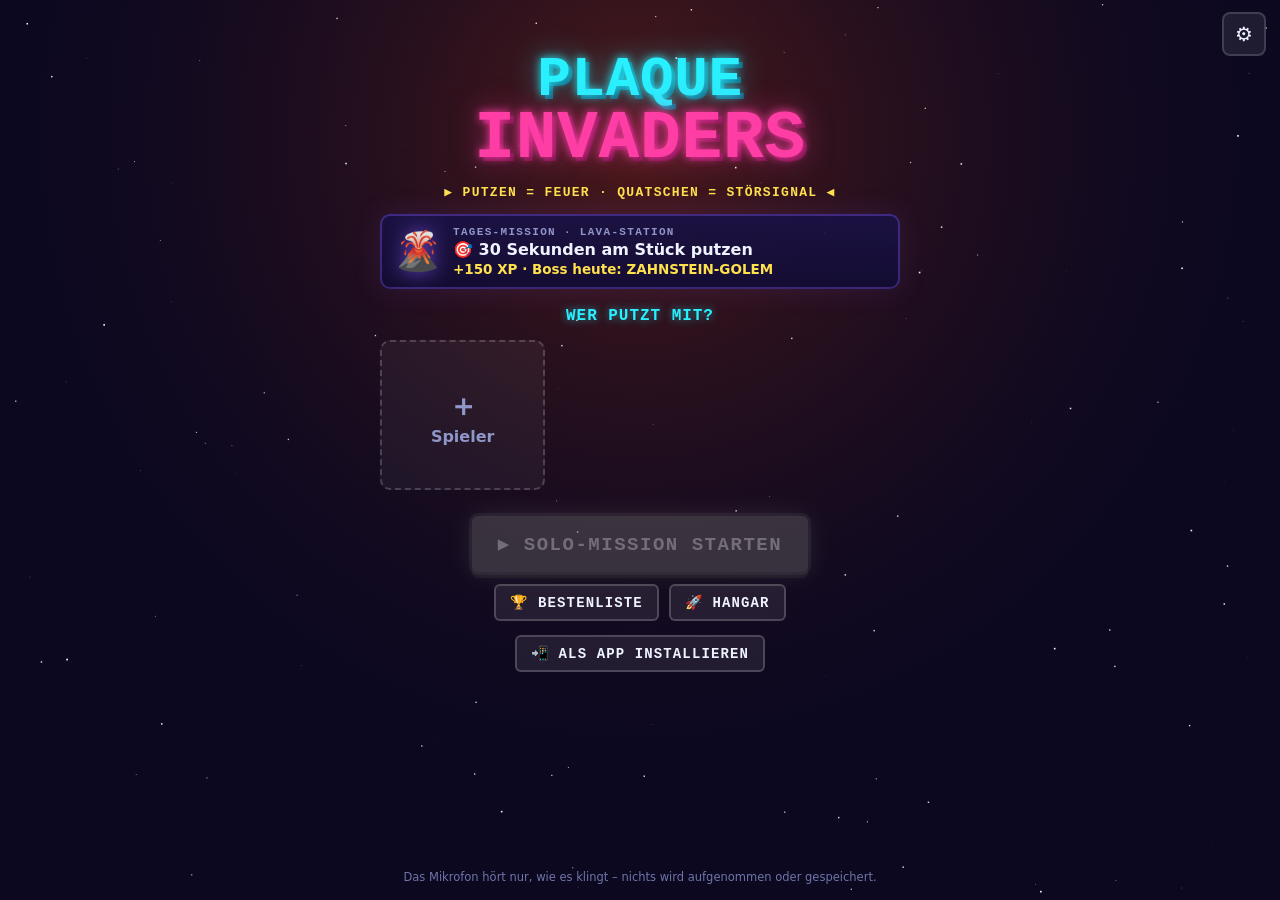
<file: zahnputz/index.html>
<!DOCTYPE html>
<html lang="de">
<head>
<meta charset="UTF-8">
<meta name="viewport" content="width=device-width, initial-scale=1, viewport-fit=cover, user-scalable=no">
<meta name="theme-color" content="#0b0820">
<meta name="apple-mobile-web-app-capable" content="yes">
<meta name="apple-mobile-web-app-status-bar-style" content="black-translucent">
<meta name="apple-mobile-web-app-title" content="Plaque Invaders">
<title>Plaque Invaders</title>
<link rel="manifest" href="manifest.php">
<link rel="icon" type="image/png" sizes="192x192" href="icon-192.png">
<link rel="apple-touch-icon" href="apple-touch-icon.png">
<style>
:root{
    --nacht:#0b0820; --cyan:#29f0ff; --pink:#ff3ea5; --gelb:#ffe14d; --gruen:#3dff8b; --rot:#ff4757; --lila:#8b5cff;
    --text:#eef3ff; --dim:#8f96c9;
    --pixel:"Courier New", ui-monospace, Menlo, monospace;
}
*{ box-sizing:border-box; -webkit-tap-highlight-color:transparent; }
html, body{ margin:0; height:100%; background:var(--nacht); }
body{ font-family:system-ui,-apple-system,"Segoe UI",Roboto,sans-serif; color:var(--text); overflow:hidden; user-select:none; -webkit-user-select:none; }
button{ font:inherit; border:0; cursor:pointer; color:inherit; }
#sterne{ position:fixed; inset:0; z-index:0; width:100%; height:100%; }
.seite{ position:fixed; inset:0; z-index:1; display:none; flex-direction:column; align-items:center; padding:max(14px, env(safe-area-inset-top)) 16px max(16px, env(safe-area-inset-bottom)); overflow-y:auto; }
.seite.an{ display:flex; }
.logo{ font-family:var(--pixel); font-weight:900; text-align:center; line-height:.95; margin:40px 0 4px; letter-spacing:.04em; }
.logo .a{ display:block; font-size:clamp(34px,10vw,56px); color:var(--cyan); text-shadow:0 0 10px var(--cyan), 0 0 30px #29f0ff88, 4px 4px 0 #0f5d7a; }
.logo .b{ display:block; font-size:clamp(40px,12vw,68px); color:var(--pink); text-shadow:0 0 10px var(--pink), 0 0 30px #ff3ea588, 4px 4px 0 #6e1046; }
.slogan{ font-family:var(--pixel); color:var(--gelb); font-weight:900; font-size:13px; letter-spacing:.1em; text-transform:uppercase; text-align:center; margin:8px 0 14px; animation:blink 1.4s steps(2) infinite; }
@keyframes blink{ 50%{ opacity:.35; } }
.titel{ font-family:var(--pixel); font-weight:900; font-size:clamp(20px,6vw,28px); letter-spacing:.06em; text-transform:uppercase; color:var(--cyan); text-shadow:0 0 8px #29f0ff99; text-align:center; margin:.4em 0; }
.knopf{ font-family:var(--pixel); font-weight:900; text-transform:uppercase; letter-spacing:.08em; font-size:19px; padding:16px 26px; border-radius:6px; background:var(--pink); color:#fff; box-shadow:0 0 0 3px #fff2, 0 0 24px #ff3ea5aa, 0 6px 0 #8a1458; transition:transform .1s; }
.knopf:active{ transform:translateY(4px); box-shadow:0 0 0 3px #fff2, 0 0 18px #ff3ea5aa, 0 2px 0 #8a1458; }
.knopf:disabled{ filter:grayscale(1); opacity:.4; }
.knopf.cyan{ background:var(--cyan); color:var(--nacht); box-shadow:0 0 0 3px #fff2, 0 0 24px #29f0ffaa, 0 6px 0 #0f6c80; }
.knopf.dunkel{ background:#ffffff14; color:var(--text); box-shadow:inset 0 0 0 2px #ffffff30; }
.knopf.klein{ font-size:14px; padding:10px 16px; }
.icon-knopf{ position:absolute; top:max(12px, env(safe-area-inset-top)); width:44px; height:44px; border-radius:8px; background:#ffffff14; box-shadow:inset 0 0 0 2px #ffffff26; font-size:20px; }
.panel{ background:linear-gradient(#1a1245ee,#120c33ee); border-radius:10px; padding:16px; width:min(100%,520px); box-shadow:inset 0 0 0 2px #8b5cff55, 0 0 30px #8b5cff22; }
.dim{ color:var(--dim); font-size:14px; line-height:1.45; }
#installKnopf{ margin-top:14px; }
#installKnopf.weg{ display:none; }
.hilfe{ text-align:left; }
.hilfe ol{ margin:6px 0 0; padding-left:22px; line-height:1.5; font-size:15px; }
.hilfe li{ margin-bottom:6px; }
.hilfe .k{ display:inline-block; background:#ffffff1a; border-radius:5px; padding:0 6px; font-weight:800; }
.fuss{ margin-top:auto; padding-top:14px; color:#6f75a8; font-size:11.5px; text-align:center; }

/* Spieler-Auswahl */
.spieler{ display:grid; grid-template-columns:repeat(auto-fill,minmax(150px,1fr)); gap:12px; width:min(100%,520px); margin:8px 0 16px; }
.sp{ position:relative; border-radius:10px; padding:14px 10px 12px; background:#ffffff0c; box-shadow:inset 0 0 0 2px #ffffff22; text-align:center; transition:transform .15s, box-shadow .15s; }
.sp.an{ background:#29f0ff14; box-shadow:inset 0 0 0 3px var(--cyan), 0 0 22px #29f0ff55; transform:scale(1.03); }
.sp .skin{ font-size:54px; line-height:1.1; }
.sp .name{ font-weight:900; font-size:20px; margin-top:2px; }
.sp .rang{ font-family:var(--pixel); font-size:11px; font-weight:900; color:var(--gelb); letter-spacing:.06em; text-transform:uppercase; margin-top:3px; }
.sp .lvl{ position:absolute; top:8px; left:8px; font-family:var(--pixel); font-weight:900; font-size:12px; background:var(--lila); color:#fff; border-radius:4px; padding:2px 6px; }
.sp .haken{ position:absolute; top:6px; right:8px; font-size:20px; opacity:0; transition:opacity .15s; }
.sp.an .haken{ opacity:1; }
.xpbar{ height:6px; border-radius:3px; background:#ffffff1a; margin-top:8px; overflow:hidden; }
.xpbar div{ height:100%; background:linear-gradient(90deg,var(--cyan),var(--pink)); }
.sp.neu{ display:flex; flex-direction:column; align-items:center; justify-content:center; color:var(--dim); font-weight:800; min-height:150px; border:2px dashed #ffffff30; box-shadow:none; }
.rekord{ font-family:var(--pixel); font-weight:900; color:var(--gelb); font-size:14px; letter-spacing:.08em; text-align:center; margin-bottom:10px; }

/* Spiel */
#spiel{ padding:0; }
#feld{ position:absolute; inset:0; width:100%; height:100%; display:block; }
.hud{ position:absolute; left:0; right:0; top:0; padding:max(10px, env(safe-area-inset-top)) 12px 0; display:flex; align-items:flex-start; justify-content:space-between; gap:8px; pointer-events:none; font-family:var(--pixel); font-weight:900; z-index:2; }
.hud .box{ background:#0b0820b0; border-radius:6px; padding:6px 10px; box-shadow:inset 0 0 0 2px #ffffff22; }
.hud .lab{ font-size:10px; color:var(--dim); letter-spacing:.1em; }
.hud .wert{ font-size:21px; color:var(--text); letter-spacing:.03em; }
#hudScore{ color:var(--gelb); text-shadow:0 0 8px #ffe14d88; }
#hudCombo{ color:var(--pink); text-shadow:0 0 8px #ff3ea588; }
.hud .x{ pointer-events:auto; width:40px; height:40px; border-radius:6px; background:#ffffff14; box-shadow:inset 0 0 0 2px #ffffff26; font-size:18px; }
.sektor{ position:absolute; left:50%; transform:translateX(-50%); top:calc(max(10px, env(safe-area-inset-top)) + 70px); z-index:2; font-family:var(--pixel); font-weight:900; text-align:center; pointer-events:none; }
.sektor .s1{ font-size:11px; color:var(--dim); letter-spacing:.14em; }
.sektor .s2{ font-size:20px; color:var(--cyan); text-shadow:0 0 8px #29f0ff88; letter-spacing:.06em; white-space:nowrap; display:flex; align-items:center; justify-content:center; gap:8px; }
.sektor .s2 svg{ flex:none; }
.sektor{ width:calc(100vw - 24px); max-width:520px; }
.sektor .s3{ margin-top:6px; display:inline-block; background:#0b0820c8; border-radius:6px; padding:5px 12px; box-shadow:inset 0 0 0 2px #ffe14d66; }
.sektor .s3 small{ display:block; margin-top:1px; }
.sektor .s3 b{ font-size:15px; color:var(--gelb); letter-spacing:.06em; }
.sektor .s3 small{ font-family:system-ui,sans-serif; font-weight:700; font-size:12.5px; color:var(--text); }
.sektor .s3 i{ display:inline-block; width:8px; height:8px; border-radius:50%; background:#ffffff30; margin-left:2px; }
.sektor .s3 i.an{ background:var(--gelb); box-shadow:0 0 6px var(--gelb); }
.sektor .s3.neu{ animation:schrittNeu .6s ease-out; }
@keyframes schrittNeu{ 0%{ transform:scale(1.35); box-shadow:inset 0 0 0 2px var(--gelb), 0 0 24px var(--gelb); } 100%{ transform:scale(1); } }
.sektor .s4{ font-family:system-ui,sans-serif; font-size:11.5px; color:var(--dim); font-weight:700; margin-top:3px; }
.zeitbar{ position:absolute; left:12px; right:12px; top:calc(max(10px, env(safe-area-inset-top)) + 58px); height:8px; border-radius:4px; background:#ffffff18; overflow:hidden; z-index:2; }
.zeitbar div{ height:100%; width:0; background:linear-gradient(90deg,var(--gruen),var(--cyan)); box-shadow:0 0 10px var(--cyan); }
.zeitbar span{ position:absolute; top:0; bottom:0; width:2px; background:#0b0820; }
.meldung{ position:absolute; left:50%; top:46%; transform:translate(-50%,-50%); z-index:3; font-family:var(--pixel); font-weight:900; text-align:center; pointer-events:none; text-transform:uppercase; letter-spacing:.06em; opacity:0; width:94vw; line-height:1.05; }
.meldung.zeig{ animation:meldung 1.5s ease-out forwards; }
@keyframes meldung{ 0%{ opacity:0; transform:translate(-50%,-50%) scale(.5); } 15%{ opacity:1; transform:translate(-50%,-50%) scale(1.1); } 30%{ transform:translate(-50%,-50%) scale(1); } 80%{ opacity:1; } 100%{ opacity:0; transform:translate(-50%,-70%); } }
.status{ position:absolute; left:12px; right:12px; bottom:max(14px, env(safe-area-inset-bottom)); z-index:2; display:flex; align-items:center; justify-content:center; gap:10px; min-height:52px; border-radius:8px; font-family:var(--pixel); font-weight:900; font-size:clamp(14px,4.2vw,20px); letter-spacing:.04em; text-transform:uppercase; background:#0b0820c0; box-shadow:inset 0 0 0 2px #ffffff26; transition:background .2s, box-shadow .2s; }
.status.putzt{ background:#0f3a2acc; box-shadow:inset 0 0 0 2px var(--gruen), 0 0 22px #3dff8b55; color:var(--gruen); }
.status.quatsch{ background:#4a0d1bcc; box-shadow:inset 0 0 0 2px var(--rot), 0 0 22px #ff475788; color:#ff8a95; animation:wackel .35s; }
.status.still{ color:var(--gelb); box-shadow:inset 0 0 0 2px #ffe14d88; }
@keyframes wackel{ 25%{ transform:translateX(-8px); } 75%{ transform:translateX(8px); } }
.pegel{ position:absolute; left:12px; right:12px; bottom:calc(max(14px, env(safe-area-inset-bottom)) + 60px); height:4px; border-radius:2px; background:#ffffff14; z-index:2; overflow:hidden; }
.pegel div{ height:100%; width:0; background:#ffffff88; }
.glitch{ animation:glitch .4s steps(3) 2; }
@keyframes glitch{ 0%{ filter:hue-rotate(0); transform:translate(0); } 33%{ filter:hue-rotate(90deg) saturate(3); transform:translate(-6px,3px); } 66%{ filter:hue-rotate(-90deg); transform:translate(6px,-3px); } 100%{ filter:none; transform:none; } }

/* Ergebnis */
.ergebnis-titel{ font-family:var(--pixel); font-weight:900; font-size:clamp(28px,8.5vw,44px); color:var(--gelb); text-shadow:0 0 14px #ffe14daa, 4px 4px 0 #7a5b00; text-align:center; margin:28px 0 4px; letter-spacing:.04em; }
.punkte{ font-family:var(--pixel); font-weight:900; font-size:clamp(40px,13vw,64px); color:#fff; text-shadow:0 0 18px var(--cyan); text-align:center; }
.neuer-rekord{ font-family:var(--pixel); font-weight:900; color:var(--pink); text-align:center; letter-spacing:.1em; animation:blink .7s steps(2) infinite; margin-bottom:6px; }
.zahnsterne{ font-size:44px; text-align:center; margin:2px 0 8px; letter-spacing:.06em; }
.zahnsterne span{ display:inline-block; animation:plopp .5s cubic-bezier(.2,1.7,.4,1) both; }
.zahnsterne span.aus{ filter:grayscale(1) brightness(.45); }
@keyframes plopp{ from{ transform:scale(0) rotate(-120deg); } }
.statistik{ display:grid; grid-template-columns:1fr 1fr 1fr; gap:8px; text-align:center; font-family:var(--pixel); font-weight:900; margin:0 0 10px; }
.statistik div{ background:#ffffff0c; border-radius:6px; padding:8px 4px; }
.statistik b{ display:block; font-size:22px; }
.statistik small{ font-size:10px; color:var(--dim); letter-spacing:.08em; }
.xp-zeile{ display:flex; align-items:center; gap:10px; padding:8px 0; border-top:1px solid #ffffff14; }
.xp-zeile .skin{ font-size:34px; }
.xp-zeile .mitte{ flex:1; }
.xp-zeile b{ font-size:17px; }
.xp-zeile .rang{ font-family:var(--pixel); font-weight:900; font-size:11px; color:var(--gelb); letter-spacing:.06em; }
.xp-zeile .plus{ font-family:var(--pixel); font-weight:900; color:var(--gruen); font-size:16px; }
.lvlup{ color:var(--pink); font-family:var(--pixel); font-weight:900; font-size:12px; animation:blink .6s steps(2) infinite; }
.erfolge{ display:flex; flex-wrap:wrap; gap:8px; margin-top:6px; }
.erfolg{ background:#ffe14d1c; box-shadow:inset 0 0 0 2px #ffe14d66; border-radius:6px; padding:6px 10px; font-weight:800; font-size:14px; }
.woche{ display:grid; grid-template-columns:auto repeat(7,1fr); gap:4px; align-items:center; text-align:center; font-family:var(--pixel); font-weight:900; font-size:11px; color:var(--dim); margin-top:6px; }
.woche .z{ height:28px; border-radius:4px; background:#ffffff0e; display:flex; align-items:center; justify-content:center; font-size:15px; color:var(--gruen); }
.woche .z.heute{ box-shadow:inset 0 0 0 2px var(--cyan); }

/* Eltern / Einrichten */
.feld{ display:block; font-weight:800; margin:14px 0 6px; font-size:15px; }
input[type=text]{ width:100%; font:inherit; font-size:19px; padding:12px 14px; border-radius:8px; border:2px solid #8b5cff66; background:#0b0820; color:var(--text); }
.wahl{ display:flex; gap:6px; flex-wrap:wrap; }
.wahl button{ background:#ffffff10; border-radius:6px; padding:9px 13px; font-weight:800; font-size:15px; box-shadow:inset 0 0 0 2px #ffffff22; }
.wahl button.an{ background:var(--cyan); color:var(--nacht); box-shadow:none; }
.skins{ display:flex; flex-wrap:wrap; gap:6px; }
.skins button{ font-size:32px; background:#ffffff10; border-radius:8px; padding:4px 8px; box-shadow:inset 0 0 0 2px #ffffff1a; }
.skins button.an{ background:#29f0ff22; box-shadow:inset 0 0 0 3px var(--cyan); }
.zeile{ display:flex; gap:10px; align-items:center; justify-content:space-between; flex-wrap:wrap; }
.liste .zeile{ border-bottom:1px solid #ffffff14; padding:8px 0; }
.liste button{ background:#ff475722; color:#ff9aa4; border-radius:6px; padding:7px 10px; font-weight:800; font-size:13px; }
input[type=range]{ width:100%; accent-color:var(--cyan); }
.fehler{ background:#ff475722; color:#ffb3ba; border-radius:8px; padding:10px 12px; font-weight:800; margin-top:12px; }
.schritt{ text-align:center; }
.schritt .gross{ font-size:70px; margin:6px 0; }
.balken{ height:14px; border-radius:7px; background:#ffffff14; overflow:hidden; margin:12px 0; }
.balken div{ height:100%; width:0; background:linear-gradient(90deg,var(--gruen),var(--cyan)); }

/* Tages-Mission, Menü-Knöpfe */
.tages{ width:min(100%,520px); display:flex; gap:12px; align-items:center; padding:12px 14px; margin:0 0 12px; }
.tages .planet{ font-size:38px; line-height:1; filter:drop-shadow(0 0 10px #8b5cffaa); }
.tages .t1{ font-family:var(--pixel); font-weight:900; font-size:11px; letter-spacing:.12em; color:var(--dim); text-transform:uppercase; }
.tages .t2{ font-weight:900; font-size:16px; margin:2px 0; }
.tages .t3{ font-size:13.5px; color:var(--gelb); font-weight:800; }
.tages.geschafft{ box-shadow:inset 0 0 0 2px var(--gruen), 0 0 22px #3dff8b33; }
.menue{ display:flex; gap:10px; margin-top:12px; flex-wrap:wrap; justify-content:center; }
.sp .best{ font-family:var(--pixel); font-weight:900; font-size:12px; color:var(--text); margin-top:4px; opacity:.85; }
.sp .schiffchen{ display:block; margin:0 auto 2px; height:30px; image-rendering:pixelated; }
.modus{ font-family:var(--pixel); font-weight:900; font-size:12px; letter-spacing:.1em; text-transform:uppercase; padding:4px 10px; border-radius:4px; margin-bottom:6px; }
.modus.solo{ background:#29f0ff22; color:var(--cyan); }
.modus.team{ background:#ff3ea522; color:var(--pink); }

/* Bestenliste & Hangar */
.tabs{ display:flex; gap:6px; flex-wrap:wrap; justify-content:center; margin:4px 0 12px; }
.tabs button{ font-family:var(--pixel); font-weight:900; font-size:13px; letter-spacing:.06em; padding:9px 12px; border-radius:6px; background:#ffffff10; box-shadow:inset 0 0 0 2px #ffffff22; text-transform:uppercase; }
.tabs button.an{ background:var(--cyan); color:var(--nacht); box-shadow:0 0 16px #29f0ff88; }
.platz{ display:grid; grid-template-columns:36px 1fr auto; gap:8px; align-items:center; padding:9px 4px; border-bottom:1px solid #ffffff12; }
.platz .nr{ font-family:var(--pixel); font-weight:900; font-size:18px; color:var(--dim); text-align:center; }
.platz:nth-child(1) .nr{ color:#ffd23d; text-shadow:0 0 10px #ffd23d; } .platz:nth-child(2) .nr{ color:#d9e2ff; } .platz:nth-child(3) .nr{ color:#ff9f5a; }
.platz .pkt{ font-family:var(--pixel); font-weight:900; font-size:19px; text-align:right; }
.platz small{ color:var(--dim); font-size:12px; }
.platz.neu{ background:#ffe14d14; border-radius:6px; }
.zahlen{ display:grid; grid-template-columns:repeat(4,1fr); gap:6px; margin-bottom:12px; text-align:center; font-family:var(--pixel); font-weight:900; }
.zahlen div{ background:#ffffff0c; border-radius:6px; padding:8px 2px; }
.zahlen b{ display:block; font-size:18px; }
.zahlen small{ font-size:9.5px; color:var(--dim); letter-spacing:.06em; }
.abzeichen{ display:grid; grid-template-columns:repeat(auto-fill,minmax(140px,1fr)); gap:6px; }
.abzeichen div{ font-size:13px; font-weight:800; padding:7px 9px; border-radius:6px; background:#ffe14d1c; box-shadow:inset 0 0 0 2px #ffe14d55; }
.abzeichen div.zu{ background:#ffffff08; box-shadow:inset 0 0 0 2px #ffffff14; color:#ffffff55; }
.schiffe{ display:grid; grid-template-columns:repeat(auto-fill,minmax(140px,1fr)); gap:10px; }
.schiff{ border-radius:10px; padding:12px 8px 10px; background:#ffffff0c; box-shadow:inset 0 0 0 2px #ffffff22; text-align:center; position:relative; }
.schiff img{ height:56px; image-rendering:pixelated; display:block; margin:0 auto 6px; }
.schiff b{ display:block; font-size:14.5px; }
.schiff small{ font-family:var(--pixel); font-weight:900; font-size:11px; color:var(--dim); }
.schiff.an{ background:#29f0ff14; box-shadow:inset 0 0 0 3px var(--cyan), 0 0 22px #29f0ff55; }
.schiff.zu img{ filter:grayscale(1) brightness(.35); }
.schiff.zu b{ color:#ffffff66; }
.schiff .schloss{ position:absolute; top:8px; right:10px; font-size:16px; }
.freigeschaltet{ margin-top:8px; padding:10px 12px; border-radius:8px; background:#8b5cff22; box-shadow:inset 0 0 0 2px #8b5cff88; font-weight:800; display:flex; gap:10px; align-items:center; }
.freigeschaltet img{ height:36px; image-rendering:pixelated; }
.woche-name{ font-weight:900; font-size:14px; margin:10px 0 0; }
</style>
</head>
<body>
<canvas id="sterne"></canvas>

<!-- START -->
<section class="seite an" id="start">
    <button class="icon-knopf" style="right:14px" data-zu="eltern" aria-label="Einstellungen">⚙️</button>
    <div class="logo"><span class="a">PLAQUE</span><span class="b">INVADERS</span></div>
    <div class="slogan">▶ Putzen = Feuer · Quatschen = Störsignal ◀</div>
    <div class="panel tages" id="tages"></div>
    <div class="titel" style="font-size:16px">Wer putzt mit?</div>
    <div class="spieler" id="spielerListe"></div>
    <div class="modus" id="modus"></div>
    <div class="rekord" id="rekord"></div>
    <button class="knopf" id="losKnopf">▶ Mission starten</button>
    <div class="menue">
        <button class="knopf dunkel klein" data-zu="bestenliste">🏆 Bestenliste</button>
        <button class="knopf dunkel klein" data-zu="hangar">🚀 Hangar</button>
    </div>
    <button class="knopf dunkel klein" id="installKnopf">📲 Als App installieren</button>
    <div class="fuss">Das Mikrofon hört nur, wie es klingt – nichts wird aufgenommen oder gespeichert.</div>
</section>

<!-- SPIEL -->
<section class="seite" id="spiel">
    <canvas id="feld"></canvas>
    <div class="hud">
        <div class="box"><div class="lab">SCORE</div><div class="wert" id="hudScore">0</div></div>
        <div class="box" style="text-align:center"><div class="lab">COMBO</div><div class="wert" id="hudCombo">x1</div></div>
        <div class="box" style="text-align:right"><div class="lab">ZEIT</div><div class="wert" id="hudZeit">2:00</div></div>
        <button class="x" id="abbrechen" aria-label="Abbrechen">✕</button>
    </div>
    <div class="sektor"><div class="s1" id="sektorNr">SEKTOR 1/4</div><div class="s2"><span id="sektorMund"></span><span id="sektorName">OBEN LINKS</span></div><div class="s4" id="sektorTipp"></div><div class="s3" id="schritt3"></div></div>
    <div class="zeitbar"><div id="zeitbar"></div><span style="left:25%"></span><span style="left:50%"></span><span style="left:75%"></span></div>
    <div class="meldung" id="meldung"></div>
    <div class="pegel"><div id="pegel"></div></div>
    <div class="status" id="status"><span id="statusIco">🎯</span><span id="statusText">Bereit?</span></div>
</section>

<!-- ERGEBNIS -->
<section class="seite" id="ende">
    <div class="ergebnis-titel" id="endeTitel">MISSION ERFÜLLT</div>
    <div class="modus" id="endeModus" style="text-align:center"></div>
    <div class="neuer-rekord" id="endeRekord" hidden>★ NEUER TEAM-REKORD ★</div>
    <div class="punkte" id="endePunkte">0</div>
    <div class="zahnsterne" id="endeSterne"></div>
    <div class="panel">
        <div class="statistik">
            <div><b id="stInv">0</b><small>INVADERS</small></div>
            <div><b id="stCombo">x1</b><small>MAX COMBO</small></div>
            <div><b id="stQuatsch">0</b><small>STÖRSIGNALE</small></div>
        </div>
        <div class="tages" id="endeTages" style="padding:8px 0 4px;width:100%"></div>
        <div id="endeSpieler"></div>
        <div class="erfolge" id="endeErfolge"></div>
        <div id="endeFrei"></div>
    </div>
    <div class="panel" style="margin-top:12px">
        <b>Diese Woche</b>
        <div id="wochen"></div>
    </div>
    <div style="margin:16px 0 6px"><button class="knopf cyan" data-zu="start">▶ Weiter</button></div>
</section>

<!-- ELTERN -->
<section class="seite" id="eltern">
    <div class="titel" style="margin-top:28px">Einstellungen</div>
    <div class="panel" id="elternTor">
        <p class="dim" style="text-align:center">Nur für Erwachsene – kurze Aufgabe:</p>
        <p style="text-align:center;font-family:var(--pixel);font-size:30px;font-weight:900" id="torAufgabe"></p>
        <input type="text" inputmode="numeric" id="torAntwort" placeholder="Ergebnis">
        <div style="display:flex;gap:10px;margin-top:14px;justify-content:center"><button class="knopf dunkel klein" data-zu="start">Zurück</button><button class="knopf klein" id="torOk">OK</button></div>
    </div>
    <div id="elternInhalt" hidden style="width:min(100%,520px);display:flex;flex-direction:column;gap:12px">
        <div class="panel">
            <div class="titel" style="font-size:17px;text-align:left">🎤 Mikrofon einrichten</div>
            <p class="dim">Einmal mit den Kindern und ihren Zahnbürsten einrichten, damit das Spiel Putzen und Quatschen unterscheiden kann. Das Handy dabei so hinlegen wie später beim Putzen – nah am Waschbecken.</p>
            <p class="dim" id="einrichtStatus"></p>
            <div style="display:flex;gap:8px;flex-wrap:wrap"><button class="knopf cyan klein" data-zu="einrichten">Jetzt einrichten</button><button class="knopf dunkel klein" id="testKnopf">🎤 Mikrofon-Test</button></div>
            <div id="testBox" hidden style="margin-top:12px">
                <div class="balken" style="height:18px"><div id="testPegel" style="transition:width .1s"></div></div>
                <div style="font-family:var(--pixel);font-weight:900;font-size:22px;text-align:center" id="testErgebnis">…</div>
                <p class="dim" style="text-align:center" id="testWerte"></p>
                <p class="dim">Jetzt putzen, dann quatschen: Steht oben das Richtige? Wenn Putzen als „still“ angezeigt wird, das Handy näher hinlegen und neu einrichten. Klappt es gar nicht, unten „Erkennung: nur Lautstärke“ wählen.</p>
            </div>
            <span class="feld">Erkennung</span>
            <div class="wahl" id="wahlModus"></div>
        </div>
        <div class="panel">
            <div class="titel" style="font-size:17px;text-align:left">⏱ Spiel</div>
            <span class="feld">Putz-Zeit</span>
            <div class="wahl" id="wahlDauer"></div>
            <span class="feld">Wie streng beim Quatschen?</span>
            <input type="range" id="strenge" min="1" max="5" step="1">
            <div class="zeile dim"><span>locker</span><span>streng</span></div>
            <span class="feld">Töne</span>
            <div class="wahl" id="wahlTon"></div>
        </div>
        <div class="panel liste">
            <div class="titel" style="font-size:17px;text-align:left">👾 Spieler</div>
            <div id="spielerVerwaltung"></div>
            <button class="knopf klein" data-zu="neuerSpieler" style="margin-top:12px">+ Spieler</button>
        </div>
        <button class="knopf dunkel" data-zu="start">Fertig</button>
    </div>
</section>

<!-- NEUER SPIELER -->
<section class="seite" id="neuerSpieler">
    <div class="titel" style="margin-top:28px">Neuer Spieler</div>
    <div class="panel">
        <span class="feld" style="margin-top:0">Name</span>
        <input type="text" id="neuName" maxlength="12" placeholder="Name">
        <span class="feld">Skin</span>
        <div class="skins" id="neuSkin"></div>
        <span class="feld">Laser-Farbe</span>
        <div class="skins" id="neuFarbe"></div>
        <div style="display:flex;gap:10px;margin-top:18px;justify-content:center"><button class="knopf dunkel klein" data-zu="start">Zurück</button><button class="knopf klein" id="neuOk">Speichern</button></div>
    </div>
</section>

<!-- BESTENLISTE -->
<section class="seite" id="bestenliste">
    <button class="icon-knopf" style="left:14px" data-zu="start" aria-label="Zurück">◀</button>
    <div class="titel" style="margin-top:28px">🏆 Bestenliste</div>
    <div class="tabs" id="listeTabs"></div>
    <div class="panel" id="listeInhalt"></div>
    <div style="margin:16px 0 6px"><button class="knopf cyan klein" data-zu="start">◀ Zurück</button></div>
</section>

<!-- HANGAR -->
<section class="seite" id="hangar">
    <button class="icon-knopf" style="left:14px" data-zu="start" aria-label="Zurück">◀</button>
    <div class="titel" style="margin-top:28px">🚀 Hangar</div>
    <div class="tabs" id="hangarTabs"></div>
    <div class="panel">
        <div class="dim" id="hangarInfo" style="margin-bottom:10px;text-align:center"></div>
        <div class="schiffe" id="hangarSchiffe"></div>
        <span class="feld">Laser-Farbe</span>
        <div class="skins" id="hangarFarbe"></div>
        <span class="feld">Pilot</span>
        <div class="skins" id="hangarSkin"></div>
    </div>
    <div style="margin:16px 0 6px"><button class="knopf cyan klein" data-zu="start">✔ Fertig</button></div>
</section>

<!-- APP INSTALLIEREN (Anleitung) -->
<section class="seite" id="installHilfe">
    <div class="titel" style="margin-top:28px">📲 Als App installieren</div>
    <div class="panel hilfe">
        <b>In Chrome (Android)</b>
        <ol>
            <li>Oben rechts auf <span class="k">⋮</span> tippen.</li>
            <li><span class="k">App installieren</span> oder <span class="k">Zum Startbildschirm hinzufügen</span> wählen.</li>
            <li>Bei der Nachfrage <span class="k">Installieren</span> antippen.</li>
        </ol>
        <b style="display:block;margin-top:12px">In Samsung Internet</b>
        <ol>
            <li>Unten rechts auf <span class="k">≡</span> tippen.</li>
            <li><span class="k">Seite hinzufügen zu</span> → <span class="k">Startbildschirm</span> wählen.</li>
        </ol>
        <p class="dim" style="margin-top:12px">Danach liegt „Plaque Invaders“ mit eigenem Symbol bei den Apps. Immer über dieses Symbol starten.</p>
        <p class="dim">Steht im Menü nur <b>„In Leuchtturm öffnen“</b>? Dann ist auf dem Handy schon die Leuchtturm-App installiert und der Browser verwechselt die beiden. Im Menü <span class="k">⋮</span> trotzdem <span class="k">Zum Startbildschirm hinzufügen</span> wählen – Plaque Invaders bekommt dann ein eigenes Symbol. Hilft das nicht: die Adresse in Samsung Internet öffnen und dort hinzufügen.</p>
    </div>
    <div style="margin:16px 0 6px"><button class="knopf cyan klein" data-zu="start">◀ Zurück</button></div>
</section>

<!-- EINRICHTEN -->
<section class="seite" id="einrichten">
    <div class="titel" style="margin-top:28px">Mikrofon einrichten</div>
    <div class="panel schritt" id="schritt"></div>
</section>

<script>
"use strict";
/* ================================================================
   PLAQUE INVADERS – Zahnputz-Spiel
   Mikrofon → Frequenzbänder → „putzen“, „quatschen“ oder „still“.
   Putzen feuert die Laser-Zahnbürsten (nur dann läuft die Zeit),
   Quatschen ist ein Störsignal: Combo weg, Invader kommen zurück.
   Mehrere Kinder spielen gleichzeitig als Team an einem Handy.
   Alles bleibt auf diesem Gerät (localStorage) – nichts wird aufgenommen.
   ================================================================ */
const $ = s => document.querySelector(s);
const LS = "plaque-invaders";
let D = { spieler: [], team: [], dauer: 120, strenge: 3, ton: true, kalib: null, rekord: 0 };
try { Object.assign(D, JSON.parse(localStorage.getItem(LS) || "{}")); } catch (e) {}
const speichern = () => { try { localStorage.setItem(LS, JSON.stringify(D)); } catch (e) {} };
// Ältere Spielstände übernehmen: bisheriger Highscore wird Eintrag in der Team-Liste
D.teamListe = D.teamListe || [];
if (D.rekord && !D.teamListe.length) D.teamListe.push({ score: D.rekord, namen: ["bisheriger Rekord"], d: Date.now(), sterne: 0 });
delete D.rekord;
D.spieler.forEach(p => { p.erfolge = (p.erfolge || []).map(e => e === "boss" ? "boss0" : e); p.liste = p.liste || []; p.schiff = p.schiff || 0; p.erfolge = p.erfolge || []; p.tage = p.tage || {}; p.tagesAnzahl = p.tagesAnzahl || 0; });
speichern();
const esc = s => String(s ?? "").replace(/[&<>"']/g, c => ({ "&": "&amp;", "<": "&lt;", ">": "&gt;", '"': "&quot;", "'": "&#39;" }[c]));
const SKINS = ["🤖", "👽", "🥷", "🐉", "🦖", "🦈", "🐺", "🦊", "🐼", "🦄", "🧙", "🧛", "🐸", "🐙", "🦁", "🐯"];
const FARBEN = ["#29f0ff", "#ff3ea5", "#3dff8b", "#ffe14d", "#8b5cff", "#ff8a3d"];
const RAENGE = ["Rookie", "Plaque-Jäger", "Karies-Killer", "Bürsten-Profi", "Schaum-Meister", "Laser-Elite", "Sternen-Kommandant", "Zahn-Legende", "Galaxie-Boss", "Universums-Held"];
const xpFuerLevel = l => 150 * l + 50 * l * l;
const levelVon = xp => { let l = 0; while (xp >= xpFuerLevel(l + 1)) l++; return l; };
const rangVon = l => RAENGE[Math.min(RAENGE.length - 1, Math.floor(l / 3))];
const tagKey = d => d.getFullYear() + "-" + String(d.getMonth() + 1).padStart(2, "0") + "-" + String(d.getDate()).padStart(2, "0");
const zahl = n => Math.round(n || 0).toLocaleString("de-DE");

/* Raumschiffe – werden mit dem Level freigeschaltet ("ab" = Level, wie angezeigt) */
const SCHIFFE = [
    { name: "Bürsten-Jet", ab: 1, muster: ["....X.X.X....", "....X.X.X....", "...XXXXXXX...", "...XXXXXXX...", ".....XXX.....", ".....XXX.....", ".....XXX.....", ".....XXX.....", ".....XXX....."] },
    { name: "Zahnseide-Flitzer", ab: 3, muster: [".....X.....", "....XXX....", "....XXX....", "...XXXXX...", "..XX.X.XX..", ".XXXXXXXXX.", "XX..XXX..XX", "X...X.X...X"] },
    { name: "Fluor-Falke", ab: 6, muster: [".....X.....", "....XXX....", "X...XXX...X", "XX.XXXXX.XX", "XXXXX.XXXXX", ".XXXXXXXXX.", "..XX...XX..", "..X.....X.."] },
    { name: "Schaum-Kreuzer", ab: 10, muster: [".....X.....", "....XXX....", "...XX.XX...", "..XXXXXXX..", "X.XXXXXXX.X", "XXXXXXXXXXX", "XXX.XXX.XXX", "X...X.X...X"] },
    { name: "Minz-Meteor", ab: 15, muster: ["....XXX....", "...XXXXX...", "...X.X.X...", "..XXXXXXX..", ".XXXXXXXXX.", "XX.XXXXX.XX", "X..XX.XX..X", "...X...X..."] },
    { name: "Galaxie-Zerstörer", ab: 20, muster: ["......X......", ".....XXX.....", "..X..XXX..X..", "..XX.XXX.XX..", "XXXXXXXXXXXXX", "XX.XXX.XXX.XX", "XXXXXXXXXXXXX", ".X..XX.XX..X.", ".X...X.X...X."] },
    { name: "Sternen-Phantom", ab: 25, muster: ["X.....X.....X", "XX...XXX...XX", ".XX.XXXXX.XX.", "..XXXX.XXXX..", "...XXXXXXX...", "..XXX.X.XXX..", ".XX..XXX..XX.", "XX....X....XX"] }
];
const UFO = ["....XXXXX....", "..XXXXXXXXX..", ".XX.XX.XX.XX.", "XXXXXXXXXXXXX", "..XXX...XXX..", "...X.....X..."];
const BOSSE = [
    { name: "KARIES-KÖNIG", farbe: "#ff4757", erfolg: "👑 Karies-König besiegt", muster: ["......XXXXXXX......", "...XXXXXXXXXXXXX...", "..XXXXXXXXXXXXXXX..", ".XXXX..XXXXX..XXXX.", "XXXX....XXX....XXXX", "XXXXX..XXXXX..XXXXX", "XXXXXXXXXXXXXXXXXXX", "XXX.X.X.X.X.X.X.XXX", ".XXXXXXXXXXXXXXXXX.", "..XXX.XXXXXXX.XXX..", "..XX...XX.XX...XX..", ".XX...XX...XX...XX.", "XX...............XX"] },
    { name: "PLAQUE-KRAKE", farbe: "#c05cff", erfolg: "🐙 Plaque-Krake besiegt", muster: ["......XXXXXXX......", "....XXXXXXXXXXX....", "...XXXXXXXXXXXXX...", "..XXX..XXXXX..XXX..", "..XX....XXX....XX..", "..XXX..XXXXX..XXX..", "..XXXXXXXXXXXXXXX..", "...XXXX.....XXXX...", "..XX.XX.XXX.XX.XX..", ".XX..XX.X.X.XX..XX.", "XX..XX..X.X..XX..XX", "X..XX..XX.XX..XX..X", "..XX...X...X...XX.."] },
    { name: "ZAHNSTEIN-GOLEM", farbe: "#ff9f1a", erfolg: "🗿 Zahnstein-Golem besiegt", muster: ["...XXXXXXXXXXXXX...", "..XXXXXXXXXXXXXXX..", ".XXX.XXXXXXXXX.XXX.", ".XX...XXXXXXX...XX.", ".XXX.XXXXXXXXX.XXX.", ".XXXXXXXXXXXXXXXXX.", "XXXXX.X.X.X.X.XXXXX", "XXXXXXXXXXXXXXXXXXX", "XX.XXXXXXXXXXXXX.XX", "XX..XXXXXXXXXXX..XX", "....XXXX...XXXX....", "...XXXXX...XXXXX...", "...XXXX.....XXXX..."] }
];
const PLANETEN = [
    { name: "Planet Mintara", ico: "🪐", farbe: "#26166a" },
    { name: "Fluor-Nebel", ico: "🌌", farbe: "#0f3a66" },
    { name: "Kristall-Mond", ico: "🌙", farbe: "#3b1666" },
    { name: "Zuckerwatte-Sektor", ico: "🍭", farbe: "#5a1450" },
    { name: "Eis-Galaxie", ico: "🧊", farbe: "#123f5c" },
    { name: "Lava-Station", ico: "🌋", farbe: "#4d1a1a" },
    { name: "Asteroiden-Gürtel", ico: "☄️", farbe: "#2b2b52" }
];
const AUFGABEN = [
    { id: "funk", text: "Funkstille – kein einziges Störsignal", test: s => s.quatsch === 0 },
    { id: "combo", text: "Combo x4 erreichen", test: s => s.maxCombo >= 4, live: true },
    { id: "ufo", text: "Das Goldzahn-UFO abschießen", test: s => s.ufos >= 1, live: true },
    { id: "dauer", text: "30 Sekunden am Stück putzen", test: s => s.amStueckMax >= 30, live: true },
    { id: "boss", text: "Den Boss mit höchstens 1 Störsignal besiegen", test: s => !!s.bossBesiegt && s.quatsch <= 1 }
];
const TAGES_XP = 150;
// Tages-Mission: jeden Tag anders, für alle Kinder gleich
function heuteMission(){
    const k = tagKey(new Date()); let h = 7; for (const c of k) h = (h * 31 + c.charCodeAt(0)) >>> 0;
    return { planet: PLANETEN[h % PLANETEN.length], boss: BOSSE[Math.floor(h / 7) % BOSSE.length], aufgabe: AUFGABEN[Math.floor(h / 49) % AUFGABEN.length] };
}
const ERFOLGE = [
    ["erste", "🚀 Erste Mission"], ["still", "🤐 Funkstille"], ["combo5", "⚡ Hyper-Laser (x5)"], ["ufo", "🛸 Goldzahn-UFO erwischt"],
    ["tages", "🪐 Tages-Mission geschafft"], ["tages10", "🌟 10 Tages-Missionen"], ["team", "🤝 Erste Team-Mission"],
    ["boss0", BOSSE[0].erfolg], ["boss1", BOSSE[1].erfolg], ["boss2", BOSSE[2].erfolg],
    ["serie3", "📅 3 Tage am Stück"], ["serie7", "🏅 7 Tage am Stück"], ["serie30", "💎 30 Tage am Stück"],
    ["m25", "🎖️ 25 Missionen"], ["m100", "🏆 100 Missionen"], ["lv10", "⭐ Level 10"], ["lv20", "🌠 Level 20"]
];

let laeuft = false;
function seite(id){
    document.querySelectorAll(".seite").forEach(s => s.classList.toggle("an", s.id === id));
    ({ start: startZeigen, bestenliste: () => listeZeigen(listeTab), hangar: () => hangarZeigen(hangarSpieler), eltern: elternZeigen, neuerSpieler: neuerSpielerZeigen, einrichten: () => einrichten(0) })[id]?.();
}
document.addEventListener("click", ev => { const z = ev.target.closest("[data-zu]"); if (z) { if (laeuft) spielEnde(false); seite(z.dataset.zu); } });

/* ---------------- Sternenhimmel ---------------- */
let HEUTE = heuteMission();
const sc = $("#sterne"), sx = sc.getContext("2d");
let sterne = [];
function sterneGroesse(){ sc.width = innerWidth * devicePixelRatio; sc.height = innerHeight * devicePixelRatio; sterne = Array.from({ length: 130 }, () => ({ x: Math.random(), y: Math.random(), z: .25 + Math.random() * .75 })); }
addEventListener("resize", sterneGroesse); sterneGroesse();
(function sterneMalen(){
    sx.fillStyle = "#0b0820"; sx.fillRect(0, 0, sc.width, sc.height);
    const g = sx.createRadialGradient(sc.width * .5, sc.height * .15, 0, sc.width * .5, sc.height * .15, sc.height * .8);
    g.addColorStop(0, HEUTE.planet.farbe); g.addColorStop(1, "#0b082000"); sx.fillStyle = g; sx.fillRect(0, 0, sc.width, sc.height);
    for (const s of sterne) { s.y += .0006 * s.z * (laeuft ? 4 : 1); if (s.y > 1) { s.y = 0; s.x = Math.random(); } sx.fillStyle = `rgba(255,255,255,${s.z})`; const r = s.z * 1.7 * devicePixelRatio; sx.fillRect(s.x * sc.width, s.y * sc.height, r, r); }
    requestAnimationFrame(sterneMalen);
})();

/* ---------------- Start / Team ---------------- */
const schiffCache = {};
function schiffBildUrl(nr, farbe){ const k = nr + farbe; if (!schiffCache[k]) schiffCache[k] = pixelBild(SCHIFFE[nr].muster, farbe, 6).toDataURL(); return schiffCache[k]; }
const soloRekord = p => (p.liste && p.liste[0] ? p.liste[0].score : 0);
const teamRekord = () => (D.teamListe[0] ? D.teamListe[0].score : 0);
function tagesKarte(box, geschafftFuer){
    const M = HEUTE;
    box.classList.toggle("geschafft", !!geschafftFuer);
    box.innerHTML = `<div class="planet">${M.planet.ico}</div><div><div class="t1">Tages-Mission · ${esc(M.planet.name)}</div><div class="t2">${geschafftFuer ? "✅ " : "🎯 "}${esc(M.aufgabe.text)}</div><div class="t3">${geschafftFuer ? "Geschafft! +" + TAGES_XP + " XP" : "+" + TAGES_XP + " XP · Boss heute: " + M.boss.name}</div></div>`;
}
function startZeigen(){
    HEUTE = heuteMission();
    D.team = D.team.filter(i => i < D.spieler.length);
    tagesKarte($("#tages"), false);
    $("#spielerListe").innerHTML = D.spieler.map((p, i) => {
        const l = levelVon(p.xp || 0), von = xpFuerLevel(l), bis = xpFuerLevel(l + 1);
        return `<button class="sp ${D.team.includes(i) ? "an" : ""}" data-i="${i}"><span class="lvl">LV ${l + 1}</span><span class="haken">✅</span><img class="schiffchen" src="${schiffBildUrl(p.schiff || 0, p.farbe)}" alt=""><div class="skin" style="font-size:40px">${p.skin}</div><div class="name" style="color:${p.farbe}">${esc(p.name)}</div><div class="rang">${rangVon(l)}</div><div class="best">🏆 ${soloRekord(p) ? zahl(soloRekord(p)) : "–"}</div><div class="xpbar"><div style="width:${((p.xp || 0) - von) / (bis - von) * 100}%"></div></div></button>`;
    }).join("") + `<button class="sp neu" data-zu="neuerSpieler"><span style="font-size:30px">＋</span>Spieler</button>`;
    $("#spielerListe").querySelectorAll("[data-i]").forEach(b => b.onclick = () => { const i = +b.dataset.i; D.team = D.team.includes(i) ? D.team.filter(x => x !== i) : [...D.team, i]; speichern(); startZeigen(); });
    const n = D.team.length, m = $("#modus");
    m.hidden = !n; m.className = "modus " + (n > 1 ? "team" : "solo");
    m.textContent = n > 1 ? "🤝 Team-Mission · zählt für die Team-Wertung" : n ? "🎯 Solo-Mission · zählt für " + D.spieler[D.team[0]].name : "";
    $("#rekord").textContent = n > 1 ? (teamRekord() ? "TEAM-REKORD: " + zahl(teamRekord()) : "") : n ? (soloRekord(D.spieler[D.team[0]]) ? "DEIN REKORD: " + zahl(soloRekord(D.spieler[D.team[0]])) : "") : "";
    $("#losKnopf").disabled = !n;
    $("#losKnopf").textContent = n > 1 ? "▶ Team-Mission starten" : "▶ Solo-Mission starten";
}

/* ---------------- Bestenliste ---------------- */
let listeTab = "team";
function listeZeigen(tab){
    if (tab !== "team" && !D.spieler[tab]) tab = "team";
    listeTab = tab;
    $("#listeTabs").innerHTML = `<button data-t="team" class="${tab === "team" ? "an" : ""}">🤝 Team</button>` + D.spieler.map((p, i) => `<button data-t="${i}" class="${tab === i ? "an" : ""}">${p.skin} ${esc(p.name)}</button>`).join("");
    $("#listeTabs").querySelectorAll("button").forEach(b => b.onclick = () => listeZeigen(b.dataset.t === "team" ? "team" : +b.dataset.t));
    const datum = d => new Date(d).toLocaleDateString("de-DE", { day: "2-digit", month: "2-digit" });
    const zaehne = n => n ? "🦷".repeat(n) : "";
    const zeilen = (liste, mitNamen) => liste.length ? liste.map((e, k) => `<div class="platz${e.d === letzterEintrag ? " neu" : ""}"><span class="nr">${k + 1}</span><span>${mitNamen ? `<b>${esc(e.namen.join(" + "))}</b><br>` : ""}<small>${datum(e.d)} ${zaehne(e.sterne)}</small></span><span class="pkt">${zahl(e.score)}</span></div>`).join("") : `<p class="dim" style="text-align:center">Noch keine ${mitNamen ? "Team-" : "Solo-"}Mission.</p>`;
    if (tab === "team") { $("#listeInhalt").innerHTML = `<div class="dim" style="text-align:center;margin-bottom:6px">Wenn mehrere zusammen putzen</div>` + zeilen(D.teamListe, true); return; }
    const p = D.spieler[tab], l = levelVon(p.xp || 0), hat = new Set(p.erfolge || []);
    $("#listeInhalt").innerHTML = `<div style="text-align:center;margin-bottom:10px"><div style="font-size:44px">${p.skin}</div><b style="color:${p.farbe};font-size:20px">${esc(p.name)}</b><div class="rang" style="font-family:var(--pixel);font-weight:900;color:var(--gelb);font-size:12px">LV ${l + 1} · ${rangVon(l).toUpperCase()}</div></div>
        <div class="zahlen"><div><b>${p.missionen || 0}</b><small>MISSIONEN</small></div><div><b>${serieVon(p)}</b><small>TAGE SERIE</small></div><div><b>${p.besteSerie || serieVon(p)}</b><small>BESTE SERIE</small></div><div><b>${p.tagesAnzahl || 0}</b><small>TAGES-MISS.</small></div></div>
        <div class="dim" style="text-align:center;margin-bottom:4px">Solo-Bestenliste</div>${zeilen(p.liste || [], false)}
        <div class="dim" style="text-align:center;margin:14px 0 6px">Abzeichen ${hat.size} / ${ERFOLGE.length}</div>
        <div class="abzeichen">${ERFOLGE.map(([id, t]) => `<div class="${hat.has(id) ? "" : "zu"}">${hat.has(id) ? t : "🔒 " + t.replace(/^\S+\s/, "")}</div>`).join("")}</div>`;
}
let letzterEintrag = null;

/* ---------------- Hangar ---------------- */
let hangarSpieler = 0;
function hangarZeigen(i){
    if (!D.spieler.length) { $("#hangarTabs").innerHTML = ""; $("#hangarInfo").textContent = "Lege zuerst einen Spieler an."; $("#hangarSchiffe").innerHTML = $("#hangarFarbe").innerHTML = $("#hangarSkin").innerHTML = ""; return; }
    if (!D.spieler[i]) i = D.team[0] ?? 0;
    hangarSpieler = i;
    const p = D.spieler[i], lv = levelVon(p.xp || 0) + 1;
    $("#hangarTabs").innerHTML = D.spieler.map((q, k) => `<button data-k="${k}" class="${k === i ? "an" : ""}">${q.skin} ${esc(q.name)}</button>`).join("");
    $("#hangarTabs").querySelectorAll("button").forEach(b => b.onclick = () => hangarZeigen(+b.dataset.k));
    const naechstes = SCHIFFE.find(s => s.ab > lv);
    $("#hangarInfo").innerHTML = `Level ${lv}` + (naechstes ? ` · nächstes Schiff ab Level ${naechstes.ab}` : " · alle Schiffe freigeschaltet! 🌟");
    $("#hangarSchiffe").innerHTML = SCHIFFE.map((s, k) => { const frei = lv >= s.ab; return `<button class="schiff ${k === (p.schiff || 0) ? "an" : ""} ${frei ? "" : "zu"}" data-s="${k}" ${frei ? "" : "disabled"}>${frei ? "" : '<span class="schloss">🔒</span>'}<img src="${schiffBildUrl(k, p.farbe)}" alt=""><b>${s.name}</b><small>${frei ? (k === (p.schiff || 0) ? "AUSGEWÄHLT" : "FREI") : "AB LEVEL " + s.ab}</small></button>`; }).join("");
    $("#hangarSchiffe").querySelectorAll("button:not([disabled])").forEach(b => b.onclick = () => { p.schiff = +b.dataset.s; speichern(); hangarZeigen(i); });
    $("#hangarFarbe").innerHTML = FARBEN.map(f => `<button class="${f === p.farbe ? "an" : ""}" data-f="${f}"><span style="display:inline-block;width:28px;height:28px;border-radius:50%;background:${f};box-shadow:0 0 10px ${f}"></span></button>`).join("");
    $("#hangarFarbe").querySelectorAll("button").forEach(b => b.onclick = () => { p.farbe = b.dataset.f; speichern(); hangarZeigen(i); });
    $("#hangarSkin").innerHTML = SKINS.map(s => `<button class="${s === p.skin ? "an" : ""}" data-s="${s}">${s}</button>`).join("");
    $("#hangarSkin").querySelectorAll("button").forEach(b => b.onclick = () => { p.skin = b.dataset.s; speichern(); hangarZeigen(i); });
}
$("#losKnopf").onclick = () => {
    if (!D.team.length) return;
    audioEntsperren();
    if (!D.kalib && !confirm("Das Mikrofon ist noch nicht eingerichtet – dann erkennt das Spiel Putzen nur grob.\n\nTrotzdem starten? (Einrichten: ⚙️ oben rechts)")) return;
    spielStart();
};

/* ---------------- Spieler anlegen ---------------- */
let neu = { skin: SKINS[0], farbe: FARBEN[0] };
function neuerSpielerZeigen(){
    $("#neuName").value = "";
    neu = { skin: SKINS[Math.floor(Math.random() * SKINS.length)], farbe: FARBEN[D.spieler.length % FARBEN.length] };
    const malen = () => {
        $("#neuSkin").innerHTML = SKINS.map(s => `<button class="${s === neu.skin ? "an" : ""}" data-s="${s}">${s}</button>`).join("");
        $("#neuFarbe").innerHTML = FARBEN.map(f => `<button class="${f === neu.farbe ? "an" : ""}" data-f="${f}"><span style="display:inline-block;width:28px;height:28px;border-radius:50%;background:${f};box-shadow:0 0 10px ${f}"></span></button>`).join("");
        $("#neuSkin").querySelectorAll("button").forEach(b => b.onclick = () => { neu.skin = b.dataset.s; malen(); });
        $("#neuFarbe").querySelectorAll("button").forEach(b => b.onclick = () => { neu.farbe = b.dataset.f; malen(); });
    };
    malen();
}
$("#neuOk").onclick = () => {
    const name = $("#neuName").value.trim(); if (!name) { $("#neuName").focus(); return; }
    D.spieler.push({ name, skin: neu.skin, farbe: neu.farbe, xp: 0, tage: {}, erfolge: [], missionen: 0, liste: [], schiff: 0, tagesAnzahl: 0 });
    D.team = [...D.team, D.spieler.length - 1]; speichern(); seite("start");
};

/* ---------------- Eltern ---------------- */
let torLoesung = 0;
function elternZeigen(){
    const a = 6 + Math.floor(Math.random() * 7), b = 6 + Math.floor(Math.random() * 7);
    torLoesung = a * b; $("#torAufgabe").textContent = a + " × " + b; $("#torAntwort").value = "";
    $("#elternTor").hidden = false; $("#elternInhalt").hidden = true;
}
$("#torOk").onclick = () => { if (+$("#torAntwort").value !== torLoesung) { $("#torAntwort").value = ""; $("#torAntwort").placeholder = "Leider falsch"; return; } $("#elternTor").hidden = true; $("#elternInhalt").hidden = false; elternInhalt(); };
function elternInhalt(){
    $("#einrichtStatus").textContent = D.kalib ? "✅ Eingerichtet am " + new Date(D.kalib.datum).toLocaleDateString("de-DE") + ". Bei neuer Zahnbürste oder anderem Ort neu einrichten." : "⚠️ Noch nicht eingerichtet.";
    const wahl = (box, werte, akt, setzen) => { $(box).innerHTML = werte.map(([v, l]) => `<button class="${String(akt) === String(v) ? "an" : ""}" data-v="${v}">${l}</button>`).join(""); $(box).querySelectorAll("button").forEach(b => b.onclick = () => { setzen(b.dataset.v); speichern(); elternInhalt(); }); };
    wahl("#wahlDauer", [[60, "1 Min"], [120, "2 Min"], [150, "2½ Min"], [180, "3 Min"]], D.dauer, v => D.dauer = +v);
    wahl("#wahlTon", [["an", "an"], ["aus", "aus"]], D.ton ? "an" : "aus", v => D.ton = v === "an");
    wahl("#wahlModus", [["klang", "nach Klang (genauer)"], ["laut", "nur Lautstärke (einfacher)"]], D.modus === "laut" ? "laut" : "klang", v => D.modus = v);
    $("#strenge").value = D.strenge; $("#strenge").oninput = e => { D.strenge = +e.target.value; speichern(); };
    $("#spielerVerwaltung").innerHTML = D.spieler.length ? D.spieler.map((p, i) => `<div class="zeile"><span style="font-weight:800;font-size:18px">${p.skin} <span style="color:${p.farbe}">${esc(p.name)}</span> <small class="dim">LV ${levelVon(p.xp || 0) + 1} · ${p.xp || 0} XP</small></span><span><button data-wechsel="${i}" style="background:${p.wechsel ? "#29f0ff22" : "#ffffff10"};color:${p.wechsel ? "var(--cyan)" : "var(--dim)"}">${p.wechsel ? "🔁 im Wechsel da" : "🏠 immer da"}</button> <button data-null="${i}">Zurücksetzen</button> <button data-weg="${i}">Löschen</button></span></div>`).join("") + '<p class="dim" style="margin-top:8px">🔁 „im Wechsel da“: Tage, an denen das Kind nicht da ist, unterbrechen seine Tage-Serie nicht.</p>' : '<p class="dim">Noch keine Spieler.</p>';
    $("#spielerVerwaltung").querySelectorAll("[data-weg]").forEach(b => b.onclick = () => { const i = +b.dataset.weg; if (confirm("„" + D.spieler[i].name + "“ löschen?")) { D.spieler.splice(i, 1); D.team = D.team.filter(x => x !== i).map(x => x > i ? x - 1 : x); speichern(); elternInhalt(); } });
    $("#spielerVerwaltung").querySelectorAll("[data-null]").forEach(b => b.onclick = () => { const p = D.spieler[+b.dataset.null]; if (confirm("XP, Kalender, Bestenliste und Abzeichen von „" + p.name + "“ zurücksetzen?")) { Object.assign(p, { xp: 0, tage: {}, erfolge: [], missionen: 0, liste: [], schiff: 0, tagesAnzahl: 0, besteSerie: 0 }); speichern(); elternInhalt(); } });
    $("#spielerVerwaltung").querySelectorAll("[data-wechsel]").forEach(b => b.onclick = () => { const p = D.spieler[+b.dataset.wechsel]; p.wechsel = !p.wechsel; speichern(); elternInhalt(); });
}

/* ---------------- Mikrofon-Test (Eltern) ---------------- */
let testTimer = null;
function testStoppen(){ clearInterval(testTimer); testTimer = null; if (!laeuft) mikrofonAus(); const b = $("#testBox"); if (b) b.hidden = true; const k = $("#testKnopf"); if (k) k.textContent = "🎤 Mikrofon-Test"; }
$("#testKnopf").onclick = async () => {
    if (testTimer) return testStoppen();
    audioEntsperren();
    try { await mikrofonAn(); } catch (e) { alert(e.message || "Kein Zugriff aufs Mikrofon – bitte im Browser erlauben."); return; }
    $("#testBox").hidden = false; $("#testKnopf").textContent = "■ Test beenden";
    const verlauf = [];
    testTimer = setInterval(() => {
        const m = merkmale(), k = einordnen(m);
        verlauf.push(k); if (verlauf.length > 6) verlauf.shift();
        const n = x => verlauf.filter(y => y === x).length;
        const z = n("quatschen") >= 4 ? "quatschen" : n("putzen") >= 3 ? "putzen" : "still";
        $("#testPegel").style.width = Math.max(0, Math.min(100, (m.laut + 85) * 1.4)) + "%";
        $("#testErgebnis").innerHTML = { putzen: '<span style="color:var(--gruen)">🪥 PUTZEN</span>', quatschen: '<span style="color:var(--rot)">🗣️ QUATSCHEN</span>', still: '<span style="color:var(--gelb)">🤫 STILL</span>' }[z];
        $("#testWerte").textContent = isFinite(m.laut) && m.laut > -115 ? "Lautstärke " + m.laut.toFixed(0) + " dB · Raum " + (grund ?? 0).toFixed(0) + " dB" + (D.kalib ? " · Putzen bei " + D.kalib.putzen.laut.toFixed(0) + " dB" : "") : "Kein Signal vom Mikrofon";
    }, 100);
};
document.addEventListener("click", ev => { if (testTimer && ev.target.closest("[data-zu]")) testStoppen(); }, true);

/* ================================================================
   Mikrofon und Geräusch-Erkennung
   ================================================================ */
const BAENDER = [[100, 250], [250, 500], [500, 1000], [1000, 2000], [2000, 3500], [3500, 5500], [5500, 8000], [8000, 11000]];
let audio = null, analyser = null, stream = null, spektrum = null, binHz = 0;
// Muss direkt im Tipp-Ereignis aufgerufen werden (vor jedem await), sonst bleibt der Ton auf dem iPhone stumm
function audioEntsperren(){
    if (!audio) audio = new (window.AudioContext || window.webkitAudioContext)();
    if (audio.state === "suspended") audio.resume().catch(() => {});
}
document.addEventListener("pointerdown", () => { if (audio && audio.state === "suspended") audio.resume().catch(() => {}); });
async function mikrofonAn(){
    if (stream && analyser) return;
    audioEntsperren();
    if (!navigator.mediaDevices || !navigator.mediaDevices.getUserMedia) throw new Error("Dieser Browser erlaubt kein Mikrofon. Die Seite muss über https geöffnet werden.");
    stream = await navigator.mediaDevices.getUserMedia({ audio: { echoCancellation: false, noiseSuppression: false, autoGainControl: false } });
    if (audio.state === "suspended") { try { await audio.resume(); } catch (e) {} }
    analyser = audio.createAnalyser(); analyser.fftSize = 2048; analyser.smoothingTimeConstant = .4;
    audio.createMediaStreamSource(stream).connect(analyser);
    spektrum = new Float32Array(analyser.frequencyBinCount); binHz = audio.sampleRate / analyser.fftSize;
}
function mikrofonAus(){ if (stream) stream.getTracks().forEach(t => t.stop()); if (audio) audio.close().catch(() => {}); stream = audio = analyser = null; }
function merkmale(){
    analyser.getFloatFrequencyData(spektrum);
    const b = BAENDER.map(([lo, hi]) => { let s = 0, n = 0; for (let i = Math.floor(lo / binHz); i <= Math.min(spektrum.length - 1, Math.ceil(hi / binHz)); i++) { s += Math.pow(10, spektrum[i] / 10); n++; } return 10 * Math.log10(s / Math.max(1, n) + 1e-12); });
    const laut = 10 * Math.log10(b.reduce((a, x) => a + Math.pow(10, x / 10), 0) / b.length + 1e-12);
    const mittel = b.reduce((a, x) => a + x, 0) / b.length;
    let lg = 0, li = 0, n = 0;
    for (let i = Math.floor(200 / binHz); i < Math.min(spektrum.length, Math.ceil(8000 / binHz)); i++) { const p = Math.pow(10, spektrum[i] / 10) + 1e-14; lg += Math.log(p); li += p; n++; }
    return { laut, form: b.map(x => x - mittel), flach: Math.exp(lg / n) / (li / n) };
}
const abstand = (m, k) => { let s = 0; for (let i = 0; i < m.form.length; i++) s += (m.form[i] - k.form[i]) ** 2; return Math.sqrt(s / m.form.length) + Math.abs(m.flach - k.flach) * 30; };
// Grundpegel (Stille im Raum) läuft mit: langsam nach oben, schnell nach unten
let grund = null;
function grundMerken(laut){ if (!isFinite(laut)) return; if (grund === null || laut < grund) grund = laut; else grund += (laut - grund) * .004; }
function einordnen(m){
    const K = D.kalib, strenge = (D.strenge || 3) - 3;
    grundMerken(m.laut);
    if (!isFinite(m.laut) || m.laut < -115) return "still";
    const still = K ? Math.min(K.still, grund ?? K.still) : (grund ?? -90);
    // Putzen ist leiser als Reden – die Schwelle orientiert sich deshalb am Putz-Pegel
    const putzLaut = K && K.putzen ? K.putzen.laut : still + 10;
    const schwelle = still + Math.max(2, Math.min(6, (putzLaut - still) * .4));
    if (m.laut < schwelle) return "still";
    if (D.modus === "laut") {
        // Einfacher Modus: jedes Geräusch zählt als Putzen, nur deutlich lauter (Reden, Lachen) ist Quatschen
        const grenze = K && K.quatsch && K.putzen ? (K.putzen.laut + K.quatsch.laut) / 2 + 2 : still + 30;
        return m.laut > grenze - strenge * 1.5 ? "quatschen" : "putzen";
    }
    if (K) return abstand(m, K.quatsch) * (1 - strenge * .12) < abstand(m, K.putzen) ? "quatschen" : "putzen";
    const hell = (m.form[4] + m.form[5] + m.form[6]) - (m.form[1] + m.form[2]);
    return (m.flach > .25 || hell > 4) && !(hell < -6 - strenge * 2) ? "putzen" : "quatschen";
}

/* ---------------- Einrichten ---------------- */
const SCHRITTE = [
    { k: "still", gross: "🤫", titel: "Alle ganz leise", text: "Das Spiel misst, wie leise es im Bad ist.", sek: 3, knopf: "Start" },
    { k: "putzen", gross: "🪥", titel: "Jetzt putzen!", text: "Mit den echten Zahnbürsten putzen – beide gleichzeitig, wie sonst auch. Nicht reden!", sek: 7, knopf: "Los – putzen!" },
    { k: "quatsch", gross: "🗣️", titel: "Jetzt quatschen!", text: "Reden, lachen, kichern – aber nicht putzen.", sek: 6, knopf: "Los – quatschen!" }
];
let kalibNeu = {};
function einrichten(nr){
    const box = $("#schritt");
    if (nr === 0) { kalibNeu = {}; grund = null; }
    if (nr >= SCHRITTE.length) {
        D.kalib = { ...kalibNeu, datum: Date.now() }; speichern(); mikrofonAus();
        box.innerHTML = `<div class="gross">✅</div><div class="titel">Fertig!</div><p class="dim">Tipp: Das Handy beim Putzen immer ungefähr an dieselbe Stelle legen.</p><button class="knopf" data-zu="start">Zum Spiel</button>`;
        return;
    }
    const s = SCHRITTE[nr];
    box.innerHTML = `<p class="dim">Schritt ${nr + 1} von ${SCHRITTE.length}</p><div class="gross">${s.gross}</div><div class="titel">${s.titel}</div><p class="dim">${s.text}</p><div class="balken"><div id="kBalken"></div></div><button class="knopf cyan" id="kStart">${s.knopf}</button><div id="kFehler"></div><p style="margin-top:14px"><button class="knopf dunkel klein" data-zu="eltern">Abbrechen</button></p>`;
    $("#kStart").onclick = async () => {
        audioEntsperren();
        try { await mikrofonAn(); } catch (e) { $("#kFehler").innerHTML = `<div class="fehler">${esc(e.message || "Kein Zugriff aufs Mikrofon – bitte im Browser erlauben.")}</div>`; return; }
        $("#kStart").disabled = true; $("#kStart").textContent = "Ich höre zu …";
        const proben = [];
        await new Promise(r => setTimeout(r, s.k === "still" ? 300 : 700));
        const start = performance.now();
        const t = setInterval(() => {
            proben.push(merkmale());
            const p = Math.min(1, (performance.now() - start) / (s.sek * 1000));
            $("#kBalken").style.width = (p * 100) + "%";
            if (p < 1) return;
            clearInterval(t);
            if (s.k === "still") { const l = proben.map(x => x.laut).sort((a, b) => a - b); kalibNeu.still = l[Math.floor(l.length * .8)]; }
            else {
                const top = proben.slice().sort((a, b) => b.laut - a.laut).slice(0, Math.max(5, Math.floor(proben.length * .6)));
                const form = BAENDER.map((_, i) => top.reduce((a, x) => a + x.form[i], 0) / top.length);
                const flach = top.reduce((a, x) => a + x.flach, 0) / top.length, laut = top.reduce((a, x) => a + x.laut, 0) / top.length;
                if (laut < (kalibNeu.still ?? -90) + 3) { $("#kFehler").innerHTML = `<div class="fehler">Zu leise – Handy näher hinlegen und noch einmal.</div>`; $("#kStart").disabled = false; $("#kStart").textContent = "Noch einmal"; return; }
                kalibNeu[s.k] = { form, flach, laut };
            }
            einrichten(nr + 1);
        }, 100);
    };
}

/* ================================================================
   Spiel: Pixel-Invader auf Canvas
   ================================================================ */
const INVADER = [
    ["..X.....X..", "...X...X...", "..XXXXXXX..", ".XX.XXX.XX.", "XXXXXXXXXXX", "X.XXXXXXX.X", "X.X.....X.X", "...XX.XX..."],
    ["....XXX....", ".XXXXXXXXX.", "XXXXXXXXXXX", "XXX..X..XXX", "XXXXXXXXXXX", "..XX...XX..", ".XX.XXX.XX.", "XX.......XX"],
    ["...XXXXX...", "..XXXXXXX..", ".XX.XXX.XX.", ".XXXXXXXXX.", "..X.XXX.X..", ".X.......X.", "X.X.....X.X", ".X.......X."]
];
const INV_FARBEN = ["#3dff8b", "#ff3ea5", "#ffe14d", "#8b5cff", "#29f0ff", "#ff8a3d"];
// Putz-Reihenfolge: 4 Bereiche (je ein Viertel der Zeit), in jedem Bereich Außen-, Innen- und Kauflächen.
// „Links“ und „rechts“ sind immer von dir aus gesehen (nicht wie im Spiegel).
const ZONEN = [["⬆", "OBEN LINKS"], ["⬆", "OBEN RECHTS"], ["⬇", "UNTEN RECHTS"], ["⬇", "UNTEN LINKS"]];
const SCHRITTE3 = [
    ["AUSSEN", "Bürste schräg ans Zahnfleisch, kleine Kreise"],
    ["INNEN", "von Rot nach Weiß auswischen"],
    ["KAUFLÄCHEN", "oben drauf schrubben – hin und her"]
];
// Mini-Mund: oben = Oberkiefer, unten = Unterkiefer, links/rechts von dir aus
function mundSvg(nr){
    const f = k => k === nr ? "#29f0ff" : "#ffffff26";
    // Bereich 0 = oben links, 1 = oben rechts, 2 = unten rechts, 3 = unten links
    return `<svg width="38" height="30" viewBox="0 0 38 30" aria-hidden="true"><path d="M3 13 Q3 2 18 2 L18 13 Z" fill="${f(0)}"/><path d="M35 13 Q35 2 20 2 L20 13 Z" fill="${f(1)}"/><path d="M35 17 Q35 28 20 28 L20 17 Z" fill="${f(2)}"/><path d="M3 17 Q3 28 18 28 L18 17 Z" fill="${f(3)}"/></svg>`;
}
function schrittZeigen(nr){
    const el = $("#schritt3");
    el.innerHTML = `<b>${nr + 1}. ${SCHRITTE3[nr][0]} <span>${[0, 1, 2].map(k => `<i class="${k <= nr ? "an" : ""}"></i>`).join("")}</span></b><small>${SCHRITTE3[nr][1]}</small>`;
    el.classList.remove("neu"); void el.offsetWidth; el.classList.add("neu");
}
function pixelBild(muster, farbe, g){
    const c = document.createElement("canvas"), w = muster[0].length, h = muster.length, rand = g * 2;
    c.width = w * g + rand * 2; c.height = h * g + rand * 2;
    const x = c.getContext("2d");
    x.shadowColor = farbe; x.shadowBlur = g * 1.4; x.fillStyle = farbe;
    muster.forEach((z, j) => [...z].forEach((p, i) => { if (p === "X") x.fillRect(rand + i * g, rand + j * g, g, g); }));
    return c;
}

let S = null, schleife = null, raf = 0, wach = null;
const fc = $("#feld"), fx = fc.getContext("2d");
let FW = 0, FH = 0, PX = 4, BILDER = [], BOSS_BILD = null, UFO_BILD = null;
function feldGroesse(){
    const r = devicePixelRatio || 1; FW = innerWidth; FH = innerHeight;
    fc.width = FW * r; fc.height = FH * r; fx.setTransform(r, 0, 0, r, 0, 0);
    PX = Math.max(3, Math.min(7, Math.floor(Math.min(FW / 5 / 11 / 1.6, FH / 110))));
    BILDER = INV_FARBEN.map((f, k) => pixelBild(INVADER[k % INVADER.length], f, PX));
    BOSS_BILD = pixelBild(HEUTE.boss.muster, HEUTE.boss.farbe, Math.round(PX * 2.2));
    UFO_BILD = pixelBild(UFO, "#ffd23d", Math.max(3, PX - 1));
    if (S) S.kanonen.forEach(k => k.bild = pixelBild(SCHIFFE[k.p.schiff || 0].muster, k.p.farbe, Math.max(4, PX + 1)));
}
addEventListener("resize", () => { if (laeuft) feldGroesse(); });

async function spielStart(){
    try { await mikrofonAn(); } catch (e) { alert(e.message || "Kein Zugriff aufs Mikrofon – bitte im Browser erlauben."); return; }
    try { wach = await navigator.wakeLock?.request("screen"); } catch (e) {}
    HEUTE = heuteMission();
    seite("spiel"); grund = D.kalib ? D.kalib.still : null;
    const team = D.team.map(i => D.spieler[i]);
    const proSek = D.dauer / 4;
    S = { team, solo: team.length === 1, ufos: 0, ufo: null, amStueck: 0, amStueckMax: 0, tagesLive: false,
          ufoPlan: [0, 1, 2].map(n => (n + .3 + Math.random() * .4) * proSek), ufoNr: 0, putzzeit: 0, sektor: -1, score: 0, combo: 1, comboZeit: 0, maxCombo: 1, kills: 0, quatsch: 0, quatschIn: 0, stillSeit: 0, zustand: "still",
          verlauf: [], inv: [], schuesse: [], teile: [], boss: null, wellenX: 0, wellenY: 0, wellenDir: 1, feuerTakt: 0, schussNr: 0,
          kanonen: team.map((p, k) => ({ p, x: (k + 1) / (team.length + 1), feuer: 0 })) };
    feldGroesse();
    $("#hudScore").textContent = "0"; $("#hudCombo").textContent = "x1";
    laeuft = true;
    sektorStarten(0);
    setTimeout(() => { if (laeuft === true && S) meldung("TAGES-MISSION<br><span style='font-size:.42em'>" + esc(HEUTE.aufgabe.text) + "</span>", "#ffe14d"); }, 1700);
    status("still", "🎯", "Bürsten an – Feuer frei!");
    let letzte = performance.now();
    schleife = setInterval(() => {
        const jetzt = performance.now(), dt = Math.min(.25, (jetzt - letzte) / 1000); letzte = jetzt;
        const m = merkmale();
        $("#pegel").style.width = Math.max(0, Math.min(100, (m.laut + 85) * 1.4)) + "%";
        S.messungen = (S.messungen || 0) + 1;
        if (isFinite(m.laut) && m.laut > -115) S.signal = true;
        if (S.messungen === 30 && !S.signal) { status("still", "🎤", "Kein Ton vom Mikrofon – siehe ⚙️ Mikrofon-Test"); if (audio && audio.state === "suspended") audio.resume().catch(() => {}); }
        S.verlauf.push(einordnen(m)); if (S.verlauf.length > 6) S.verlauf.shift();
        const n = k => S.verlauf.filter(x => x === k).length;
        logik(n("quatschen") >= 4 ? "quatschen" : n("putzen") >= 3 ? "putzen" : "still", dt);
    }, 100);
    let vorher = performance.now();
    const malen = jetzt => { const dt = Math.min(.05, (jetzt - vorher) / 1000); vorher = jetzt; if (S) zeichnen(dt); raf = requestAnimationFrame(malen); };
    raf = requestAnimationFrame(malen);
}
// Pro Sektor eine Welle. Die Treffer pro Invader sind so berechnet, dass die
// Welle genau dann besiegt ist, wenn die Putzzeit des Sektors vorbei ist.
const PRO_SEKUNDE = 4;
function sektorStarten(nr){
    S.sektor = nr;
    const proSektor = D.dauer / 4;
    $("#sektorNr").textContent = nr === 3 ? "SEKTOR 4/4 · BOSS" : "SEKTOR " + (nr + 1) + "/4";
    $("#sektorName").textContent = ZONEN[nr][1];
    $("#sektorMund").innerHTML = mundSvg(nr);
    $("#sektorTipp").textContent = (nr < 2 ? "Oberkiefer" : "Unterkiefer") + " " + (nr === 0 || nr === 3 ? "links" : "rechts") + " von dir aus · hinten bis vorne";
    S.schritt3 = 0; schrittZeigen(0);
    if (nr === 3) {
        S.inv = [];
        S.boss = { hp: proSektor * PRO_SEKUNDE, max: proSektor * PRO_SEKUNDE, x: .5, y: .36, t: 0, treffer: 0 };
        S.ufo = null;
        meldung("⚠ BOSS ⚠<br><span style='font-size:.5em'>" + HEUTE.boss.name + "</span>", HEUTE.boss.farbe);
    } else {
        const anzahl = 15, hp = proSektor * PRO_SEKUNDE / anzahl;
        S.inv = [];
        for (let r = 0; r < 3; r++) for (let c = 0; c < 5; c++) S.inv.push({ r, c, hp, max: hp, bild: (nr * 2 + r) % BILDER.length, lebt: true, wackel: Math.random() * 6, treffer: 0, neu: 0 });
        S.wellenY = 0; S.wellenX = 0;
        meldung("WELLE " + (nr + 1) + "<br><span style='font-size:.5em'>" + ZONEN[nr][1] + "</span>", "#29f0ff");
    }
    piep(440 + nr * 110, .12);
}
function invPos(v){
    const b = BILDER[0], bw = b.width, bh = b.height, abst = bw * 1.15;
    const breite = 4 * abst + bw;
    const x0 = (FW - breite) / 2 + S.wellenX * Math.max(0, Math.min(50, (FW - breite) / 2 - 10));
    const y0 = 232 + S.wellenY;
    return { x: x0 + v.c * abst + bw / 2, y: y0 + v.r * bh * 1.05 + bh / 2 };
}
function logik(z, dt){
    if (!laeuft || laeuft === "endet") return;
    const proSektor = D.dauer / 4;
    if (z === "putzen") {
        S.putzzeit += dt; S.stillSeit = 0; S.comboZeit += dt;
        S.amStueck += dt; S.amStueckMax = Math.max(S.amStueckMax, S.amStueck);
        if (S.ufoNr < 3 && S.sektor < 3 && S.putzzeit >= S.ufoPlan[S.ufoNr]) { S.ufoNr++; if (!S.ufo) ufoStarten(); }
        const neueCombo = S.comboZeit > 24 ? 5 : S.comboZeit > 16 ? 4 : S.comboZeit > 10 ? 3 : S.comboZeit > 5 ? 2 : 1;
        if (neueCombo > S.combo) { S.combo = neueCombo; S.maxCombo = Math.max(S.maxCombo, S.combo); $("#hudCombo").textContent = "x" + S.combo; meldung("COMBO x" + S.combo + "!" + (S.combo === 3 ? "<br><span style='font-size:.5em'>DOPPEL-LASER</span>" : S.combo === 5 ? "<br><span style='font-size:.5em'>HYPER-LASER</span>" : ""), "#ff3ea5"); }
        S.feuerTakt += dt * PRO_SEKUNDE;
        while (S.feuerTakt >= 1) { S.feuerTakt -= 1; feuern(); }
        if (S.zustand !== "putzen") status("putzen", "🪥", "Feuer! Weiterputzen!");
        if (S.putzzeit >= (S.sektor + 1) * proSektor && S.sektor < 3) sektorStarten(S.sektor + 1);
        else { const sn = Math.min(2, Math.floor((S.putzzeit - S.sektor * proSektor) / (proSektor / 3))); if (sn > S.schritt3) { S.schritt3 = sn; schrittZeigen(sn); piep(660, .08); if (navigator.vibrate) navigator.vibrate(40); } }
        if (S.putzzeit >= D.dauer) { setTimeout(() => spielEnde(true), 900); laeuft = "endet"; }
    } else if (z === "quatschen") {
        S.quatschIn += dt;
        if (S.zustand !== "quatschen") status("quatschen", "📡", "Störsignal! Nicht quatschen!");
        if (S.quatschIn >= 1.4) { S.quatschIn = 0; S.amStueck = 0; stoersignal(); }
    } else {
        S.stillSeit += dt; S.quatschIn = Math.max(0, S.quatschIn - dt);
        if (S.stillSeit > 2.5) {
            if (S.zustand !== "still") status("still", "⚠", "Feuer aus – weiterputzen!");
            if (S.stillSeit > 4 && S.combo > 1) { S.combo = 1; S.comboZeit = 0; $("#hudCombo").textContent = "x1"; }
            S.amStueck = 0;
        }
    }
    if (!S.tagesLive && HEUTE.aufgabe.live && HEUTE.aufgabe.test(S)) { S.tagesLive = true; setTimeout(() => S && meldung("TAGES-MISSION<br>GESCHAFFT! ✅", "#3dff8b"), 900); piep(880, .15); }
    const rest = Math.max(0, D.dauer - S.putzzeit);
    $("#hudZeit").textContent = Math.floor(rest / 60) + ":" + String(Math.floor(rest % 60)).padStart(2, "0");
    $("#zeitbar").style.width = (S.putzzeit / D.dauer * 100) + "%";
}
function kanonenY(){ return FH - 200; }
function ufoY(){ const bh = BILDER[0].height; return Math.min(kanonenY() - 90, 232 + S.wellenY + bh * 3.3 + 40); }
function ufoStarten(){
    const links = Math.random() < .5;
    S.ufo = { x: links ? -.12 : 1.12, dir: links ? 1 : -1, hp: 8, treffer: 0, t: 0 };
    meldung("🛸 GOLDZAHN-UFO!", "#ffd23d"); piep(1200, .1);
}
function feuern(){
    const k = S.kanonen[(S.schussNr++) % S.kanonen.length];
    const kx = k.x * FW, ky = kanonenY() - 24;
    let ziel;
    if (S.boss) ziel = { boss: true, x: S.boss.x * FW + (Math.random() - .5) * 40, y: S.boss.y * FH + Math.sin(S.boss.t * 1.6) * 10 + (Math.random() - .5) * 30 };
    else {
        const lebend = S.inv.filter(v => v.lebt); if (!lebend.length) return;
        lebend.sort((a, b) => (b.r - a.r) || (Math.abs(invPos(a).x - kx) - Math.abs(invPos(b).x - kx)));
        const v = lebend[0], p = invPos(v); ziel = { v, x: p.x, y: p.y };
    }
    k.feuer = .12;
    const stufe = S.combo >= 5 ? 2 : S.combo >= 3 ? 1 : 0;
    S.schuesse.push({ x: kx, y: ky, zx: ziel.x, zy: ziel.y, t: 0, ziel, farbe: k.p.farbe, stufe });
    // Zusatzschuss aufs UFO (zählt nicht zur Putzzeit der Welle)
    if (S.ufo && S.ufo.x > .05 && S.ufo.x < .95) {
        const u = S.kanonen[(S.schussNr + 1) % S.kanonen.length];
        S.schuesse.push({ x: u.x * FW, y: ky, zx: S.ufo.x * FW + S.ufo.dir * 30, zy: ufoY(), t: 0, ziel: { ufo: true }, farbe: "#ffd23d", stufe: 0 });
    }
}
function treffer(s){
    const z = s.ziel;
    if (z.ufo) {
        if (!S.ufo) return;
        S.ufo.hp -= 1; S.ufo.treffer = .1; funken(s.zx, s.zy, "#ffd23d", 5);
        if (S.ufo.hp <= 0) { explosion(S.ufo.x * FW, ufoY(), "#ffd23d", 70); S.score += 500 * S.combo; S.ufos++; S.ufo = null; meldung("UFO ABGESCHOSSEN!<br><span style='font-size:.5em'>+" + zahl(500 * S.combo) + "</span>", "#ffd23d"); knall(.5); }
    } else if (z.boss) {
        if (!S.boss) return;
        S.boss.hp -= 1; S.boss.treffer = .1; S.score += 15 * S.combo; funken(s.zx, s.zy, HEUTE.boss.farbe, 6);
        if (S.boss.hp <= 0) { explosion(S.boss.x * FW, S.boss.y * FH, HEUTE.boss.farbe, 120); explosion(S.boss.x * FW, S.boss.y * FH, "#ffe14d", 60); S.score += 1000 * S.combo; S.kills++; S.bossBesiegt = true; S.boss = null; meldung("BOSS BESIEGT!", "#ffe14d"); knall(.7); }
    } else if (z.v && z.v.lebt) {
        z.v.hp -= 1; z.v.treffer = .1; funken(s.zx, s.zy, INV_FARBEN[z.v.bild], 4);
        if (z.v.hp <= .001) { z.v.lebt = false; S.kills++; S.score += 100 * S.combo; explosion(s.zx, s.zy, INV_FARBEN[z.v.bild], 30); knall(.25); }
        else S.score += 5 * S.combo;
    }
    $("#hudScore").textContent = Math.round(S.score).toLocaleString("de-DE");
}
function stoersignal(){
    S.quatsch++; S.combo = 1; S.comboZeit = 0; $("#hudCombo").textContent = "x1";
    const sp = $("#spiel"); sp.classList.remove("glitch"); void sp.offsetWidth; sp.classList.add("glitch");
    if (S.boss) { S.boss.hp = Math.min(S.boss.max, S.boss.hp + S.boss.max * .06); meldung("BOSS HEILT SICH!", "#ff4757"); }
    else {
        const tot = S.inv.filter(v => !v.lebt);
        if (tot.length) { const v = tot[Math.floor(Math.random() * tot.length)]; v.lebt = true; v.hp = v.max * .6; v.neu = 1; meldung("INVADER IST ZURÜCK!", "#ff4757"); }
        else { S.inv.forEach(v => { if (v.lebt) v.hp = Math.min(v.max, v.hp + v.max * .3); }); meldung("STÖRSIGNAL!", "#ff4757"); }
        S.wellenY = Math.min(FH * .25, S.wellenY + 12);
    }
    S.score = Math.max(0, S.score - 50); $("#hudScore").textContent = Math.round(S.score).toLocaleString("de-DE");
    piep(150, .14, "square");
    if (navigator.vibrate) navigator.vibrate([80, 40, 80]);
}
function status(z, ico, text){ S.zustand = z; $("#status").className = "status " + ({ putzen: "putzt", quatschen: "quatsch", still: "still" }[z]); $("#statusIco").textContent = ico; $("#statusText").textContent = text; }
function meldung(html, farbe){ const m = $("#meldung"); m.innerHTML = `<div style="font-size:clamp(24px,8vw,48px);color:${farbe};text-shadow:0 0 16px ${farbe}, 3px 3px 0 #000">${html}</div>`; m.classList.remove("zeig"); void m.offsetWidth; m.classList.add("zeig"); }
function funken(x, y, farbe, n){ for (let i = 0; i < n; i++) S.teile.push({ x, y, vx: (Math.random() - .5) * 220, vy: (Math.random() - .7) * 220, t: .35 + Math.random() * .25, farbe, g: 2 + Math.random() * 2 }); }
function explosion(x, y, farbe, n){ for (let i = 0; i < n; i++) { const w = Math.random() * Math.PI * 2, v = 60 + Math.random() * 280; S.teile.push({ x, y, vx: Math.cos(w) * v, vy: Math.sin(w) * v, t: .5 + Math.random() * .6, farbe: Math.random() < .3 ? "#ffffff" : farbe, g: 3 + Math.random() * 4 }); } }

function zeichnen(dt){
    fx.clearRect(0, 0, FW, FH);
    S.wellenX += S.wellenDir * dt * .45; if (Math.abs(S.wellenX) > 1) { S.wellenDir *= -1; S.wellenX = Math.sign(S.wellenX); }
    if (S.zustand === "still" && S.stillSeit > 2.5 && !S.boss) S.wellenY = Math.min(FH * .25, S.wellenY + dt * 8);   // ohne Putzen rücken sie näher
    const zeit = performance.now() / 1000;
    for (const v of S.inv) {
        if (!v.lebt) continue;
        const p = invPos(v), b = BILDER[v.bild];
        fx.save(); fx.translate(p.x, p.y + Math.sin(zeit * 3 + v.wackel) * 2);
        if (v.neu > 0) { v.neu = Math.max(0, v.neu - dt * 1.5); const s = 1 + v.neu * .7; fx.scale(s, s); fx.globalAlpha = 1 - v.neu * .4; }
        if (v.treffer > 0) { v.treffer -= dt; fx.globalAlpha = .55; }
        fx.drawImage(b, -b.width / 2, -b.height / 2);
        fx.globalAlpha = 1;
        const anteil = v.hp / v.max;
        if (anteil < 1) { const w = b.width * .6; fx.fillStyle = "#ffffff30"; fx.fillRect(-w / 2, b.height / 2 - 2, w, 3); fx.fillStyle = INV_FARBEN[v.bild]; fx.fillRect(-w / 2, b.height / 2 - 2, w * anteil, 3); }
        fx.restore();
    }
    if (S.boss) {
        const B = S.boss; B.t += dt; B.x = .5 + Math.sin(B.t * .7) * .2;
        const bx = B.x * FW, by = B.y * FH + Math.sin(B.t * 1.6) * 10;
        fx.save(); fx.translate(bx, by);
        if (B.treffer > 0) { B.treffer -= dt; fx.translate((Math.random() - .5) * 6, 0); fx.globalAlpha = .75; }
        fx.drawImage(BOSS_BILD, -BOSS_BILD.width / 2, -BOSS_BILD.height / 2); fx.globalAlpha = 1; fx.restore();
        const bw = Math.min(FW * .7, 360), x0 = (FW - bw) / 2, y0 = B.y * FH + BOSS_BILD.height / 2 + 24;
        fx.fillStyle = "#ffffff22"; fx.fillRect(x0, y0, bw, 10);
        fx.fillStyle = HEUTE.boss.farbe; fx.shadowColor = HEUTE.boss.farbe; fx.shadowBlur = 12; fx.fillRect(x0, y0, bw * Math.max(0, B.hp / B.max), 10); fx.shadowBlur = 0;
        fx.font = "900 12px 'Courier New', monospace"; fx.fillStyle = "#ffffffcc"; fx.textAlign = "center"; fx.fillText(HEUTE.boss.name, FW / 2, y0 - 6);
    }
    if (S.ufo) {
        const U = S.ufo; U.t += dt; U.x += U.dir * dt * .16;
        if (U.x < -.15 || U.x > 1.15) S.ufo = null;
        else {
            const ux = U.x * FW, uy = ufoY() + Math.sin(U.t * 5) * 4;
            fx.save(); fx.translate(ux, uy);
            if (U.treffer > 0) { U.treffer -= dt; fx.globalAlpha = .6; fx.translate((Math.random() - .5) * 5, 0); }
            fx.drawImage(UFO_BILD, -UFO_BILD.width / 2, -UFO_BILD.height / 2);
            fx.globalAlpha = .35 + Math.sin(U.t * 12) * .25; fx.fillStyle = "#ffd23d"; fx.fillRect(-UFO_BILD.width * .3, UFO_BILD.height / 2 - 2, UFO_BILD.width * .6, 3);
            fx.restore();
        }
    }
    for (let i = S.schuesse.length - 1; i >= 0; i--) {
        const s = S.schuesse[i]; s.t += dt * 4.5;
        const t1 = Math.min(1, s.t), t2 = Math.max(0, s.t - .2);
        fx.strokeStyle = s.farbe; fx.lineWidth = s.stufe === 2 ? 7 : 4; fx.shadowColor = s.farbe; fx.shadowBlur = s.stufe === 2 ? 24 : 14; fx.lineCap = "round";
        const strahl = (ox, w, farbe) => { fx.strokeStyle = farbe; fx.lineWidth = w; fx.beginPath(); fx.moveTo(s.x + ox + (s.zx - s.x - ox) * t2, s.y + (s.zy - s.y) * t2); fx.lineTo(s.x + ox + (s.zx - s.x - ox) * t1, s.y + (s.zy - s.y) * t1); fx.stroke(); };
        if (s.stufe >= 1) { strahl(-12, s.stufe === 2 ? 6 : 4, s.farbe); strahl(12, s.stufe === 2 ? 6 : 4, s.farbe); }
        if (s.stufe !== 1) strahl(0, s.stufe === 2 ? 8 : 4, s.farbe);
        if (s.stufe === 2) { fx.shadowBlur = 0; strahl(0, 3, "#ffffff"); }
        fx.shadowBlur = 0;
        if (s.t >= 1) { S.schuesse.splice(i, 1); treffer(s); }
    }
    for (let i = S.teile.length - 1; i >= 0; i--) {
        const t = S.teile[i]; t.t -= dt; t.x += t.vx * dt; t.y += t.vy * dt; t.vy += 260 * dt;
        if (t.t <= 0) { S.teile.splice(i, 1); continue; }
        fx.globalAlpha = Math.min(1, t.t * 2.5); fx.fillStyle = t.farbe; fx.fillRect(t.x, t.y, t.g, t.g);
    }
    fx.globalAlpha = 1;
    // Laser-Zahnbürsten: eine pro Spieler, mit Skin und Name darunter
    const ky = kanonenY();
    for (const k of S.kanonen) {
        const kx = k.x * FW;
        if (k.feuer > 0) k.feuer -= dt;
        fx.save(); fx.translate(kx, ky);
        const sb = k.bild, wipp = Math.sin(performance.now() / 300 + k.x * 9) * 2;
        if (S.combo >= 3) { fx.globalAlpha = .5 + Math.random() * .3; fx.fillStyle = S.combo >= 5 ? "#ffffff" : k.p.farbe; fx.shadowColor = k.p.farbe; fx.shadowBlur = 18; fx.fillRect(-4, sb.height / 2 - 4 + wipp, 8, 14 + Math.random() * 12); fx.shadowBlur = 0; fx.globalAlpha = 1; }
        fx.drawImage(sb, -sb.width / 2, -sb.height / 2 + wipp - (k.feuer > 0 ? 3 : 0));
        fx.font = "30px system-ui, sans-serif"; fx.textAlign = "center"; fx.fillText(k.p.skin, 0, 84);
        fx.font = "900 12px 'Courier New', monospace"; fx.fillStyle = k.p.farbe; fx.fillText(k.p.name.toUpperCase(), 0, 102);
        fx.restore();
    }
}

/* ---------------- Ende, XP, Erfolge ---------------- */
$("#abbrechen").onclick = () => { if (confirm("Mission abbrechen? (Dann gibt es keine Punkte.)")) { spielEnde(false); seite("start"); } };
function spielEnde(geschafft){
    if (!laeuft) return;
    laeuft = false; clearInterval(schleife); cancelAnimationFrame(raf); mikrofonAus();
    try { wach && wach.release(); } catch (e) {} wach = null;
    if (!geschafft) { S = null; return; }
    const sterne = S.quatsch <= 1 ? 3 : S.quatsch <= 4 ? 2 : 1;
    S.score += sterne === 3 ? 500 : sterne === 2 ? 200 : 0;
    const tages = HEUTE.aufgabe.test(S);
    if (tages) S.score += 300;
    const score = Math.round(S.score), jetzt = Date.now();
    letzterEintrag = jetzt;
    // Wertung: allein → Solo-Liste des Kindes, zu mehreren → Team-Liste
    const eintragen = (liste, e) => { liste.push(e); liste.sort((x, y) => y.score - x.score); liste.splice(10); return liste.indexOf(e); };
    let platz, rekord;
    if (S.solo) { const p = S.team[0]; p.liste = p.liste || []; platz = eintragen(p.liste, { score, d: jetzt, sterne }); }
    else platz = eintragen(D.teamListe, { score, d: jetzt, sterne, namen: S.team.map(p => p.name) });
    rekord = platz === 0;
    const heute = new Date(), tag = tagKey(heute), z = heute.getHours() < 14 ? "m" : "a";
    const xp = Math.round((100 + sterne * 40 + score / 120 + (tages ? TAGES_XP : 0)) * (S.solo ? 1 : 1.1));
    const zeilen = [], neueErfolge = [], frei = [];
    for (const p of S.team) {
        const lvVorher = levelVon(p.xp || 0);
        p.xp = (p.xp || 0) + xp; p.missionen = (p.missionen || 0) + 1;
        if (tages) p.tagesAnzahl = (p.tagesAnzahl || 0) + 1;
        p.tage = p.tage || {}; p.tage[tag] = p.tage[tag] || {}; p.tage[tag][z] = Math.max(p.tage[tag][z] || 0, sterne);
        Object.keys(p.tage).sort().slice(0, -120).forEach(k => delete p.tage[k]);
        const serie = serieVon(p); p.besteSerie = Math.max(p.besteSerie || 0, serie);
        const lv = levelVon(p.xp);
        p.erfolge = p.erfolge || [];
        const pruefe = (id, bed) => { if (bed && !p.erfolge.includes(id)) { p.erfolge.push(id); neueErfolge.push(ERFOLGE.find(e => e[0] === id)[1]); } };
        pruefe("erste", true);
        pruefe("still", S.quatsch === 0);
        pruefe("combo5", S.maxCombo >= 5);
        pruefe("ufo", S.ufos > 0);
        pruefe("tages", tages);
        pruefe("tages10", p.tagesAnzahl >= 10);
        pruefe("team", !S.solo);
        pruefe("boss" + BOSSE.indexOf(HEUTE.boss), !!S.bossBesiegt);
        pruefe("serie3", serie >= 3); pruefe("serie7", serie >= 7); pruefe("serie30", serie >= 30);
        pruefe("m25", p.missionen >= 25); pruefe("m100", p.missionen >= 100);
        pruefe("lv10", lv + 1 >= 10); pruefe("lv20", lv + 1 >= 20);
        SCHIFFE.forEach((sch, k) => { if (sch.ab > lvVorher + 1 && sch.ab <= lv + 1) frei.push({ p, k }); });
        zeilen.push(`<div class="xp-zeile"><span class="skin">${p.skin}</span><div class="mitte"><b style="color:${p.farbe}">${esc(p.name)}</b> <span class="rang">LV ${lv + 1} · ${rangVon(lv).toUpperCase()}</span>${lv > lvVorher ? ` <span class="lvlup">LEVEL UP!</span>` : ""}<div class="xpbar"><div style="width:${(p.xp - xpFuerLevel(lv)) / (xpFuerLevel(lv + 1) - xpFuerLevel(lv)) * 100}%"></div></div></div><span class="plus">+${xp} XP</span></div>`);
    }
    speichern();
    const st = S; S = null;
    seite("ende");
    $("#endeTitel").textContent = sterne === 3 ? "PERFEKTE MISSION" : sterne === 2 ? "MISSION ERFÜLLT" : "GESCHAFFT";
    $("#endeModus").className = "modus " + (st.solo ? "solo" : "team");
    $("#endeModus").textContent = st.solo ? "🎯 Solo · " + st.team[0].name : "🤝 Team · " + st.team.map(p => p.name).join(" + ");
    $("#endeRekord").hidden = platz < 0 || platz > 2;
    $("#endeRekord").textContent = rekord ? (st.solo ? "★ NEUER SOLO-REKORD ★" : "★ NEUER TEAM-REKORD ★") : "★ PLATZ " + (platz + 1) + " IN DER " + (st.solo ? "SOLO" : "TEAM") + "-BESTENLISTE ★";
    zaehlen($("#endePunkte"), score);
    $("#endeSterne").innerHTML = [0, 1, 2].map(k => `<span class="${k < sterne ? "" : "aus"}" style="animation-delay:${.3 + k * .25}s">🦷</span>`).join("");
    $("#stInv").textContent = st.kills + (st.ufos ? " +🛸" : ""); $("#stCombo").textContent = "x" + st.maxCombo; $("#stQuatsch").textContent = st.quatsch;
    tagesKarte($("#endeTages"), tages);
    if (!tages) $("#endeTages").querySelector(".t3").textContent = "Diesmal nicht geschafft – nächste Mission!";
    $("#endeSpieler").innerHTML = zeilen.join("");
    $("#endeErfolge").innerHTML = [...new Set(neueErfolge)].map(t => `<span class="erfolg">${t}</span>`).join("");
    $("#endeFrei").innerHTML = frei.map(f => `<div class="freigeschaltet"><img src="${schiffBildUrl(f.k, f.p.farbe)}" alt=""><span>🔓 ${esc(f.p.name)}: neues Schiff <b>${SCHIFFE[f.k].name}</b> – im Hangar auswählen!</span></div>`).join("");
    $("#wochen").innerHTML = st.team.map(p => wocheHtml(p, st.team.length > 1)).join("");
    jingle(sterne);
}
function serieVon(p){
    // Kinder „im Wechsel“: Tage ohne Mission werden übersprungen (bis zu 3 Wochen am Stück)
    let n = 0, luecke = 0; const d = new Date();
    for (let i = 0; i < 400; i++) {
        if (p.tage && p.tage[tagKey(d)]) { n++; luecke = 0; }
        else if (i === 0) {}                       // heute noch nicht geputzt – Serie läuft noch
        else if (p.wechsel && ++luecke <= 21) {}
        else break;
        d.setDate(d.getDate() - 1);
    }
    return n;
}
function wocheHtml(p, mitName){
    const heute = new Date(), mo = new Date(heute); mo.setDate(heute.getDate() - ((heute.getDay() + 6) % 7));
    const tage = Array.from({ length: 7 }, (_, k) => { const d = new Date(mo); d.setDate(mo.getDate() + k); return d; });
    const zelle = (d, z) => { const w = (p.tage || {})[tagKey(d)]?.[z]; return `<div class="z${tagKey(d) === tagKey(heute) ? " heute" : ""}">${w ? (w === 3 ? "🦷" : "✓") : ""}</div>`; };
    const s = serieVon(p);
    return `<div class="zeile woche-name"><span>${mitName ? p.skin + " " + esc(p.name) : ""}</span><span class="dim">${s > 1 ? "🔥 " + s + " Tage Serie" : ""}</span></div><div class="woche"><span></span>${["MO", "DI", "MI", "DO", "FR", "SA", "SO"].map(t => `<span>${t}</span>`).join("")}<span>☀️</span>${tage.map(d => zelle(d, "m")).join("")}<span>🌙</span>${tage.map(d => zelle(d, "a")).join("")}</div>`;
}
function zaehlen(el, ziel){ const t0 = performance.now(); (function f(){ const p = Math.min(1, (performance.now() - t0) / 1200); el.textContent = Math.round(ziel * (1 - Math.pow(1 - p, 3))).toLocaleString("de-DE"); if (p < 1) requestAnimationFrame(f); })(); }

/* ---------------- Töne ----------------
   Während des Spiels nur kurze, leise Geräusche – sonst hört das Mikrofon sie als „Quatschen“. */
function piep(f, d, typ = "sine"){
    if (!D.ton || !audio) return;
    try { const o = audio.createOscillator(), g = audio.createGain(), t = audio.currentTime; o.type = typ; o.frequency.value = f; g.gain.setValueAtTime(.05, t); g.gain.exponentialRampToValueAtTime(.0001, t + d); o.connect(g).connect(audio.destination); o.start(t); o.stop(t + d + .02); } catch (e) {}
}
function knall(laut){
    if (!D.ton || !audio) return;
    try { const n = Math.floor(audio.sampleRate * .18), b = audio.createBuffer(1, n, audio.sampleRate), x = b.getChannelData(0); for (let i = 0; i < n; i++) x[i] = (Math.random() * 2 - 1) * Math.pow(1 - i / n, 3); const q = audio.createBufferSource(), g = audio.createGain(), f = audio.createBiquadFilter(); f.type = "lowpass"; f.frequency.value = 900; g.gain.value = .12 * laut; q.buffer = b; q.connect(f).connect(g).connect(audio.destination); q.start(); } catch (e) {}
}
function jingle(sterne){
    if (!D.ton) return;
    try { const a = new (window.AudioContext || window.webkitAudioContext)(); (sterne === 3 ? [523, 659, 784, 1047, 1319] : [523, 659, 784, 1047]).forEach((f, i) => { const o = a.createOscillator(), g = a.createGain(), t = a.currentTime + i * .12; o.type = "square"; o.frequency.value = f; g.gain.setValueAtTime(.06, t); g.gain.exponentialRampToValueAtTime(.0001, t + .3); o.connect(g).connect(a.destination); o.start(t); o.stop(t + .32); }); setTimeout(() => a.close(), 1600); } catch (e) {}
}
document.addEventListener("visibilitychange", () => { if (document.hidden && laeuft) { spielEnde(false); seite("start"); } });

/* ---------- Als App installieren (Android: Chrome bietet das an) ---------- */
let installAngebot = null;
const alsAppGeoeffnet = () => matchMedia("(display-mode: fullscreen), (display-mode: standalone)").matches || navigator.standalone === true;
if (alsAppGeoeffnet()) $("#installKnopf").classList.add("weg");
window.addEventListener("beforeinstallprompt", e => { e.preventDefault(); installAngebot = e; });
$("#installKnopf").addEventListener("click", async () => {
    if (!installAngebot) { seite("installHilfe"); return; }   // Browser bietet es nicht direkt an → Anleitung
    installAngebot.prompt();
    let ok = false; try { ok = (await installAngebot.userChoice).outcome === "accepted"; } catch (e) {}
    installAngebot = null;
    if (ok) $("#installKnopf").classList.add("weg");
});
window.addEventListener("appinstalled", () => { installAngebot = null; $("#installKnopf").classList.add("weg"); });
if ("serviceWorker" in navigator) window.addEventListener("load", () => navigator.serviceWorker.register("sw.js", { scope: "./" }).catch(() => {}));

seite("start");
</script>
</body>
</html>
</file>
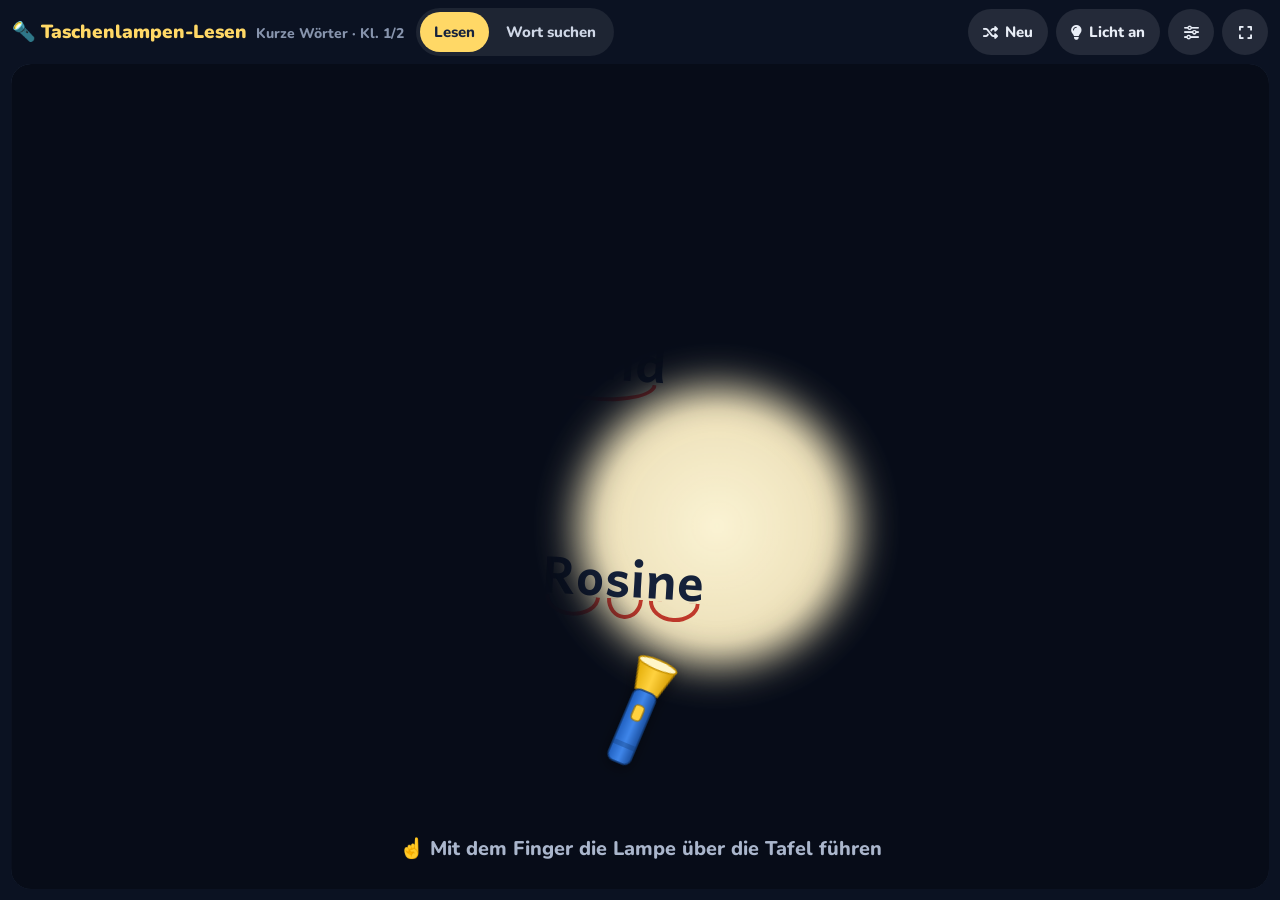
<file: zeigen/taschenlampe/index.html>
<!DOCTYPE html>
<html lang="de"><head><meta charset="UTF-8"><meta name="viewport" content="width=device-width, initial-scale=1">
<!-- Öffentliche Vorführung des Tafelbilds „Taschenlampen-Lesen“ (ohne Login, ohne Daten) -->
<title>Taschenlampen-Lesen · Vorführung</title>
<meta name="robots" content="noindex">
<link href="https://fonts.googleapis.com/css2?family=Andika:wght@400;700&family=Nunito:wght@400;700;800;900&display=swap" rel="stylesheet">
<link rel="stylesheet" href="https://cdnjs.cloudflare.com/ajax/libs/font-awesome/6.7.2/css/all.min.css">
<style>
html,body{margin:0;height:100%;background:#0b1222;font-family:"Nunito",sans-serif}
.tb-k{font:800 15px "Nunito",sans-serif;border:0;border-radius:999px;padding:9px 15px;cursor:pointer;display:inline-flex;gap:7px;align-items:center;white-space:nowrap;min-height:46px}
.tb-k.rund{width:46px;padding:0;justify-content:center}
#tl [data-a="zu"]{display:none}
</style></head><body>
<script>function vollbild(){ try { document.fullscreenElement ? document.exitFullscreen() : document.documentElement.requestFullscreen().catch(function(){}); } catch (x) {} }</script>
<script src="../../tafel-taschenlampe.js"></script>
<script>{ const go = () => { window.tafelTaschenlampe.oeffnen(); try { history.replaceState(null, "", location.pathname); } catch (x) {} }; if (document.readyState === "loading") document.addEventListener("DOMContentLoaded", go); else go(); }</script>
</body></html>
</file>
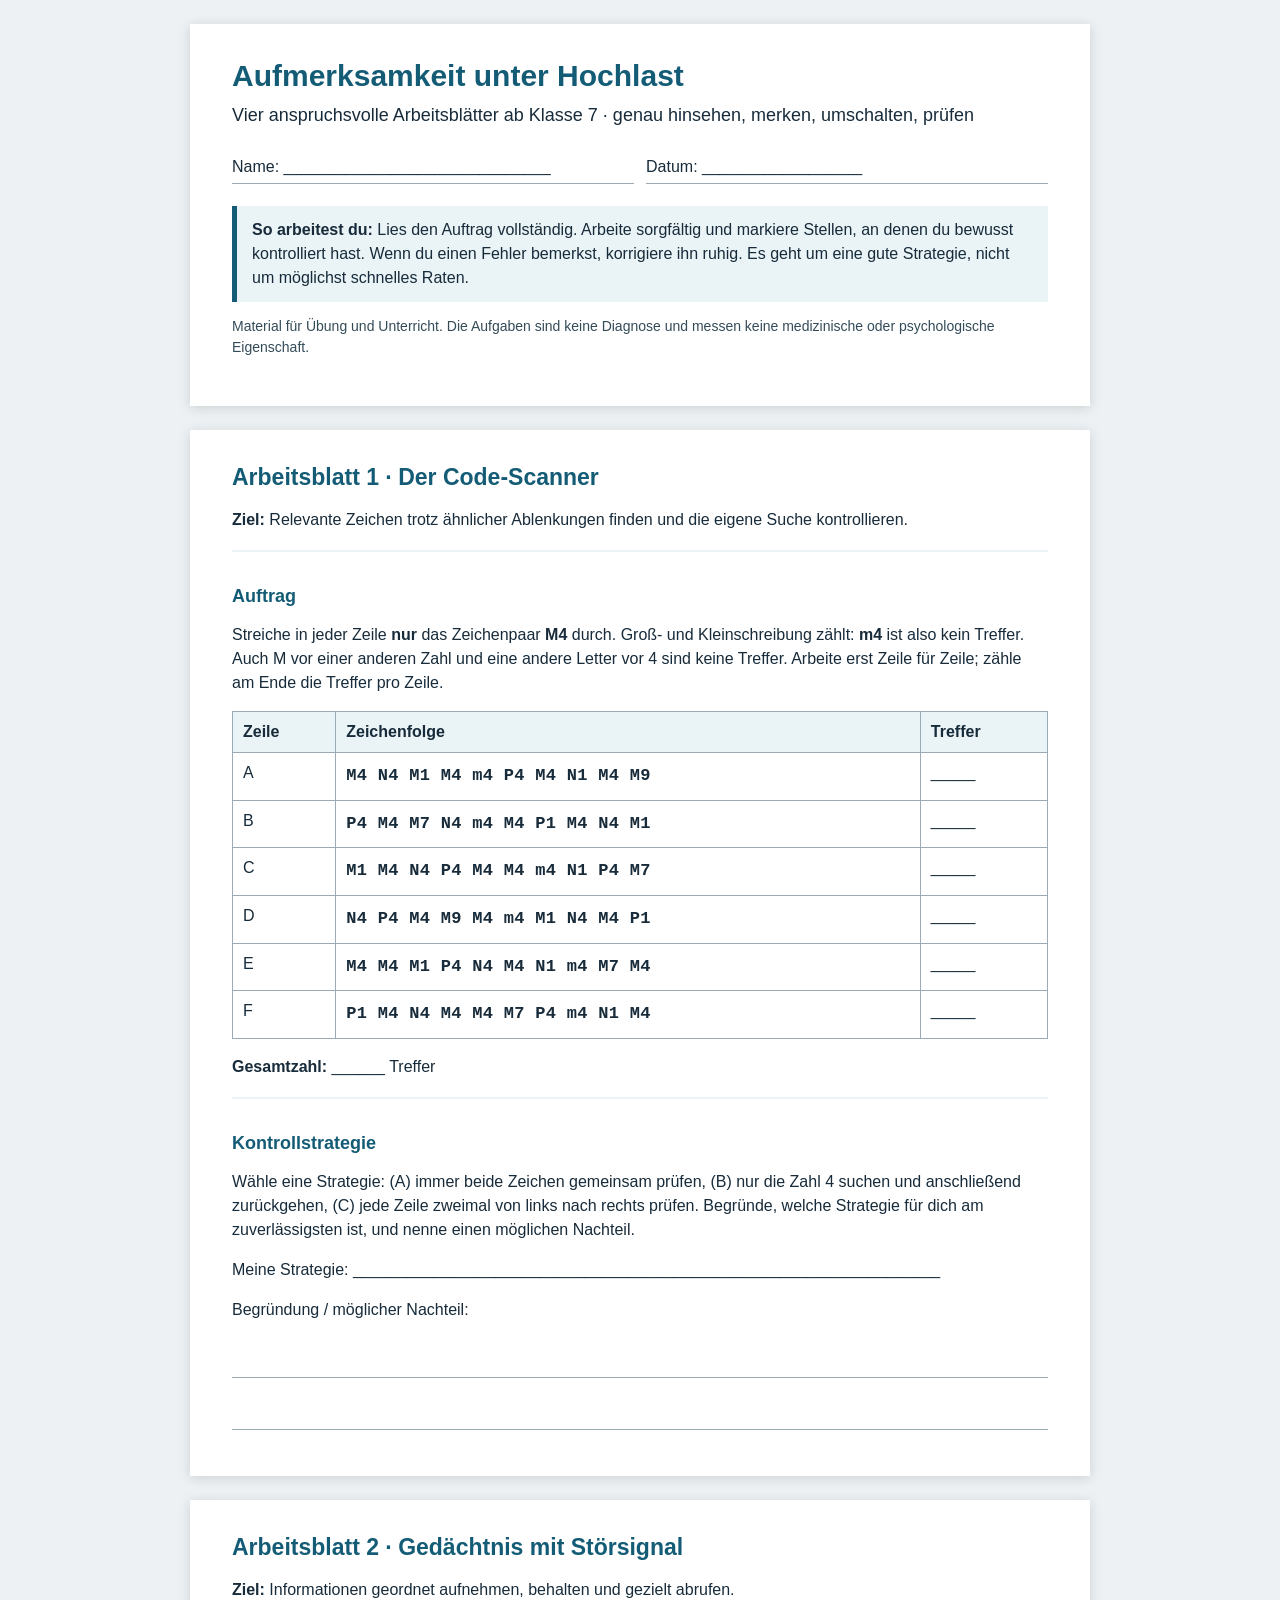
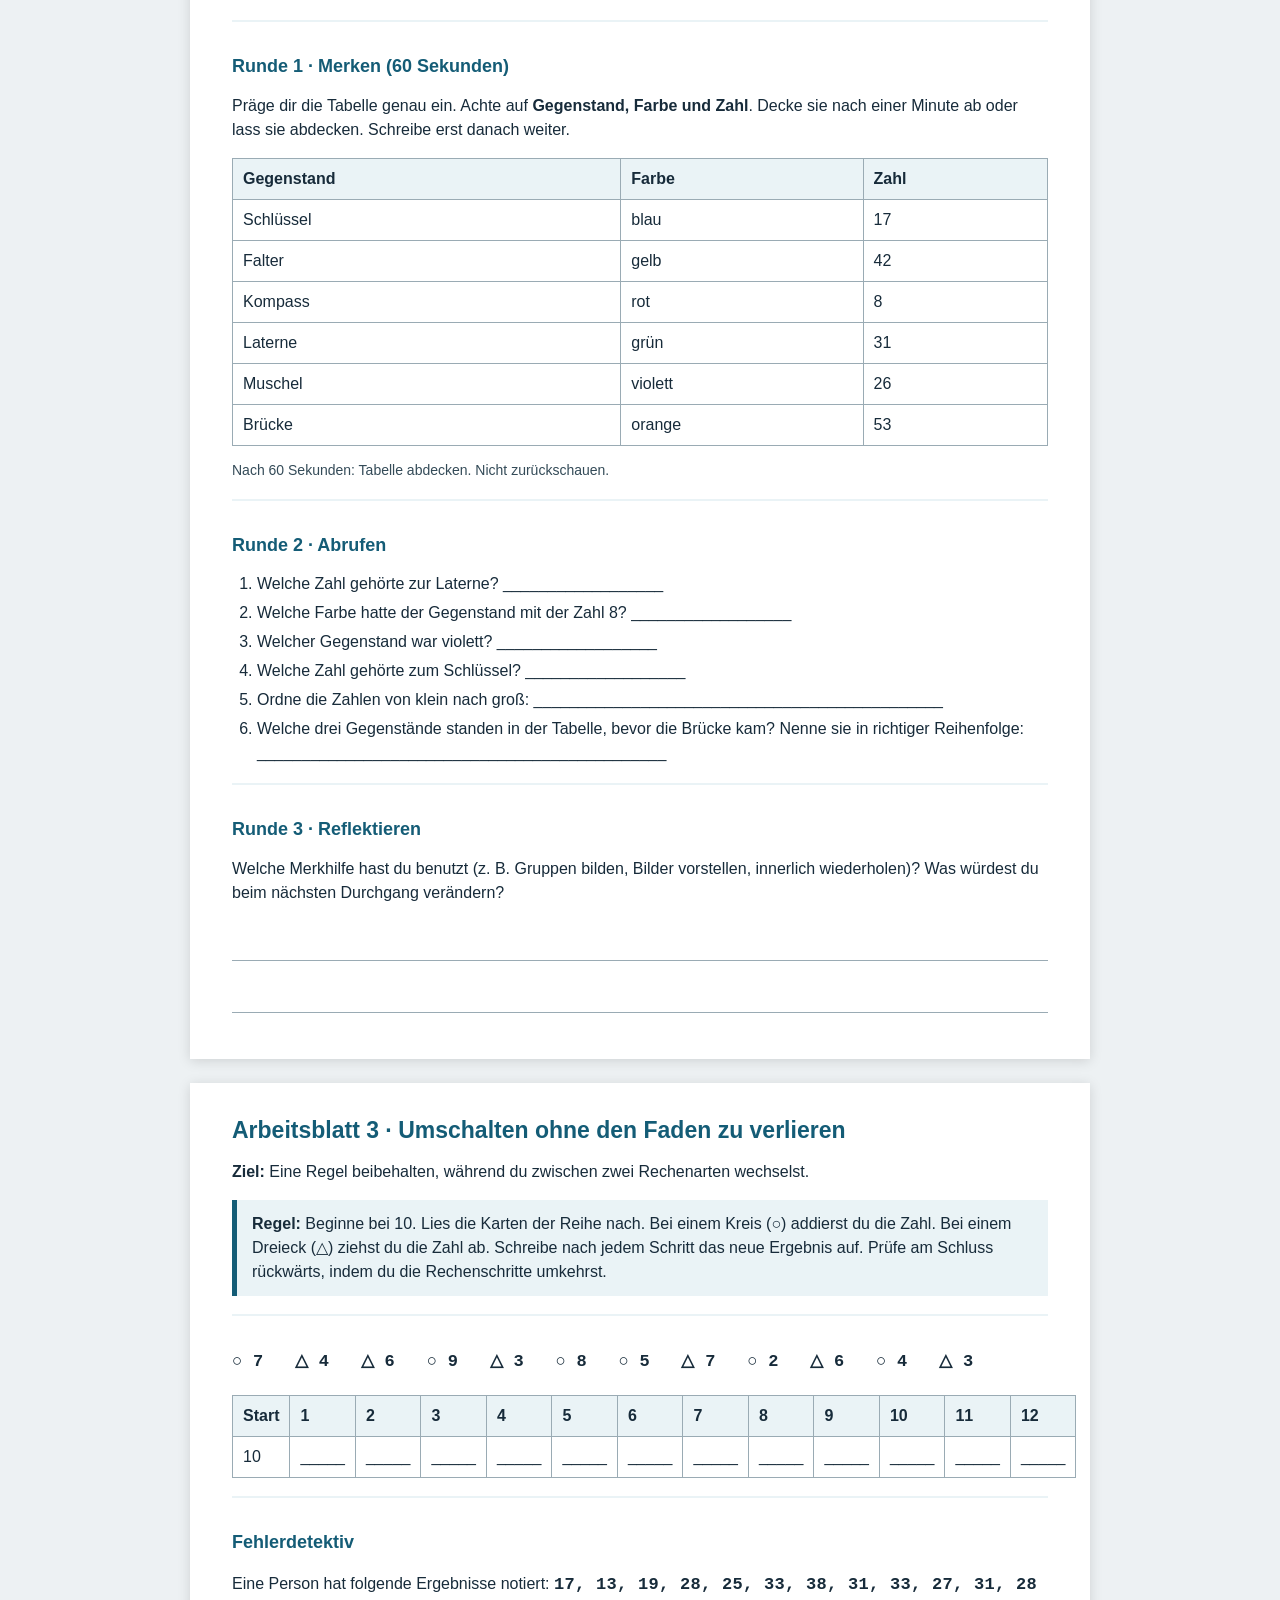
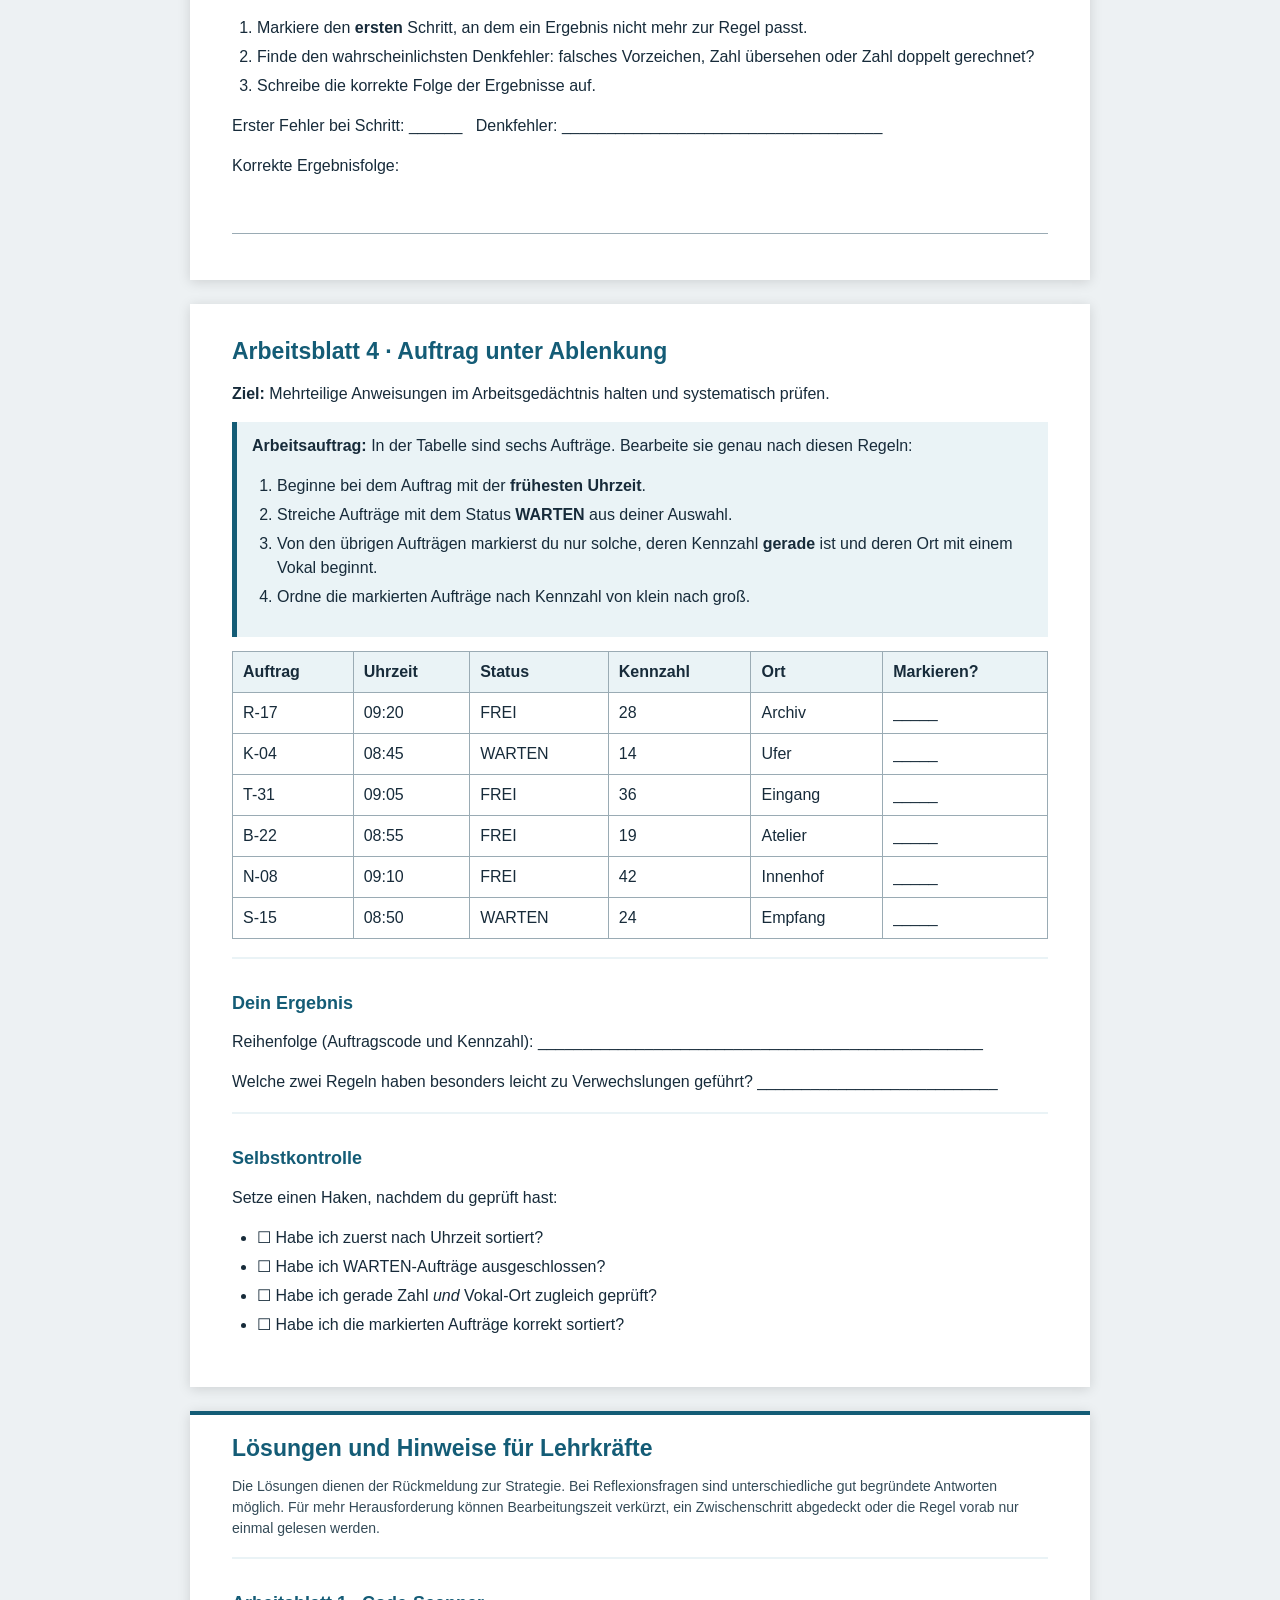
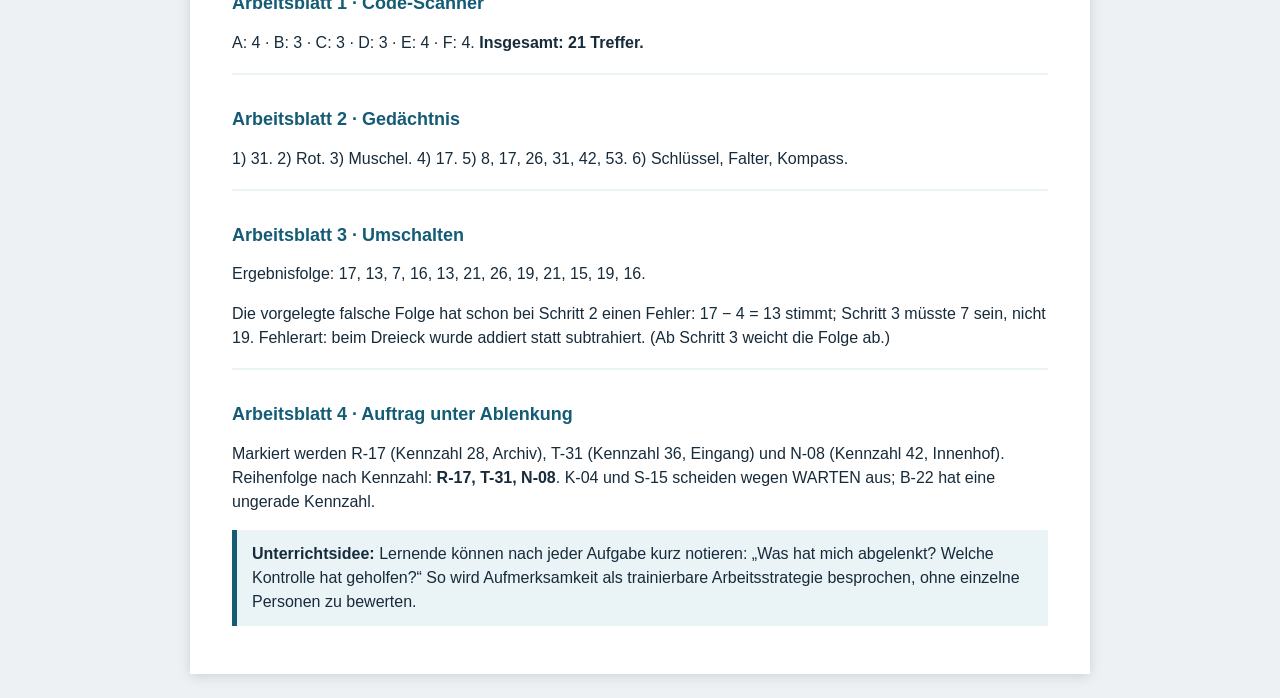
<file: arbeitsblaetter/aufmerksamkeit-ab-klasse-7.html>
<!doctype html>
<html lang="de">
<head>
<meta charset="utf-8">
<meta name="viewport" content="width=device-width, initial-scale=1">
<title>Aufmerksamkeit – anspruchsvolle Arbeitsblätter ab Klasse 7</title>
<style>
:root{--ink:#172b3a;--blue:#145c76;--pale:#eaf3f6;--line:#9aabb4}
*{box-sizing:border-box}
body{margin:0;background:#edf1f3;color:var(--ink);font:16px/1.5 Arial,Helvetica,sans-serif}
.sheet{max-width:900px;margin:24px auto;padding:34px 42px;background:#fff;box-shadow:0 2px 12px #0002}
h1,h2,h3{line-height:1.2;color:var(--blue)}
h1{font-size:30px;margin:0 0 8px} h2{font-size:23px;margin:0 0 10px} h3{font-size:18px;margin:20px 0 8px}
.subtitle{font-size:18px;margin:0 0 22px}
.meta{display:grid;grid-template-columns:1fr 1fr;gap:12px;margin:18px 0 22px}
.meta span{border-bottom:1px solid var(--line);padding:4px 0}
.note{background:var(--pale);border-left:5px solid var(--blue);padding:12px 15px;margin:14px 0}
.task{border-top:2px solid var(--pale);padding-top:14px;margin-top:18px}
ul,ol{padding-left:25px} li{margin:5px 0}
table{border-collapse:collapse;width:100%;margin:10px 0}
th,td{border:1px solid var(--line);padding:8px 10px;text-align:left;vertical-align:top}
th{background:var(--pale)}
.code{font:600 17px/1.8 "Courier New",monospace;letter-spacing:.3px;overflow-wrap:anywhere}
.answer{min-height:40px;border-bottom:1px solid var(--line);margin:6px 0 12px}
.small{font-size:14px;color:#344b58}
.pagebreak{break-before:page;page-break-before:always}
.solutions{border-top:4px solid var(--blue);padding-top:20px}
@media print{body{background:#fff;font-size:14px}.sheet{max-width:none;margin:0;padding:14mm 15mm;box-shadow:none}.no-print{display:none}.pagebreak{break-before:page;page-break-before:always}h2,h3{break-after:avoid}table,ul{break-inside:avoid}}
</style>
</head>
<body>
<main>
<section class="sheet">
<h1>Aufmerksamkeit unter Hochlast</h1>
<p class="subtitle">Vier anspruchsvolle Arbeitsblätter ab Klasse 7 · genau hinsehen, merken, umschalten, prüfen</p>
<div class="meta"><span>Name: ______________________________</span><span>Datum: __________________</span></div>
<div class="note"><strong>So arbeitest du:</strong> Lies den Auftrag vollständig. Arbeite sorgfältig und markiere Stellen, an denen du bewusst kontrolliert hast. Wenn du einen Fehler bemerkst, korrigiere ihn ruhig. Es geht um eine gute Strategie, nicht um möglichst schnelles Raten.</div>
<p class="small">Material für Übung und Unterricht. Die Aufgaben sind keine Diagnose und messen keine medizinische oder psychologische Eigenschaft.</p>
</section>

<section class="sheet pagebreak">
<h2>Arbeitsblatt 1 · Der Code-Scanner</h2>
<p><strong>Ziel:</strong> Relevante Zeichen trotz ähnlicher Ablenkungen finden und die eigene Suche kontrollieren.</p>
<div class="task">
<h3>Auftrag</h3>
<p>Streiche in jeder Zeile <strong>nur</strong> das Zeichenpaar <strong>M4</strong> durch. Groß- und Kleinschreibung zählt: <strong>m4</strong> ist also kein Treffer. Auch M vor einer anderen Zahl und eine andere Letter vor 4 sind keine Treffer. Arbeite erst Zeile für Zeile; zähle am Ende die Treffer pro Zeile.</p>
<table>
<thead><tr><th>Zeile</th><th>Zeichenfolge</th><th>Treffer</th></tr></thead>
<tbody>
<tr><td>A</td><td class="code">M4 N4 M1 M4 m4 P4 M4 N1 M4 M9</td><td>_____</td></tr>
<tr><td>B</td><td class="code">P4 M4 M7 N4 m4 M4 P1 M4 N4 M1</td><td>_____</td></tr>
<tr><td>C</td><td class="code">M1 M4 N4 P4 M4 M4 m4 N1 P4 M7</td><td>_____</td></tr>
<tr><td>D</td><td class="code">N4 P4 M4 M9 M4 m4 M1 N4 M4 P1</td><td>_____</td></tr>
<tr><td>E</td><td class="code">M4 M4 M1 P4 N4 M4 N1 m4 M7 M4</td><td>_____</td></tr>
<tr><td>F</td><td class="code">P1 M4 N4 M4 M4 M7 P4 m4 N1 M4</td><td>_____</td></tr>
</tbody></table>
<p><strong>Gesamtzahl:</strong> ______ Treffer</p>
</div>
<div class="task">
<h3>Kontrollstrategie</h3>
<p>Wähle eine Strategie: (A) immer beide Zeichen gemeinsam prüfen, (B) nur die Zahl 4 suchen und anschließend zurückgehen, (C) jede Zeile zweimal von links nach rechts prüfen. Begründe, welche Strategie für dich am zuverlässigsten ist, und nenne einen möglichen Nachteil.</p>
<p>Meine Strategie: __________________________________________________________________</p><p>Begründung / möglicher Nachteil:</p><div class="answer"></div><div class="answer"></div>
</div>
</section>

<section class="sheet pagebreak">
<h2>Arbeitsblatt 2 · Gedächtnis mit Störsignal</h2>
<p><strong>Ziel:</strong> Informationen geordnet aufnehmen, behalten und gezielt abrufen.</p>
<div class="task">
<h3>Runde 1 · Merken (60 Sekunden)</h3>
<p>Präge dir die Tabelle genau ein. Achte auf <strong>Gegenstand, Farbe und Zahl</strong>. Decke sie nach einer Minute ab oder lass sie abdecken. Schreibe erst danach weiter.</p>
<table><thead><tr><th>Gegenstand</th><th>Farbe</th><th>Zahl</th></tr></thead><tbody>
<tr><td>Schlüssel</td><td>blau</td><td>17</td></tr><tr><td>Falter</td><td>gelb</td><td>42</td></tr><tr><td>Kompass</td><td>rot</td><td>8</td></tr><tr><td>Laterne</td><td>grün</td><td>31</td></tr><tr><td>Muschel</td><td>violett</td><td>26</td></tr><tr><td>Brücke</td><td>orange</td><td>53</td></tr>
</tbody></table>
<p class="small">Nach 60 Sekunden: Tabelle abdecken. Nicht zurückschauen.</p>
</div>
<div class="task">
<h3>Runde 2 · Abrufen</h3>
<ol>
<li>Welche Zahl gehörte zur Laterne? __________________</li>
<li>Welche Farbe hatte der Gegenstand mit der Zahl 8? __________________</li>
<li>Welcher Gegenstand war violett? __________________</li>
<li>Welche Zahl gehörte zum Schlüssel? __________________</li>
<li>Ordne die Zahlen von klein nach groß: ______________________________________________</li>
<li>Welche drei Gegenstände standen in der Tabelle, bevor die Brücke kam? Nenne sie in richtiger Reihenfolge: ______________________________________________</li>
</ol>
</div>
<div class="task">
<h3>Runde 3 · Reflektieren</h3>
<p>Welche Merkhilfe hast du benutzt (z. B. Gruppen bilden, Bilder vorstellen, innerlich wiederholen)? Was würdest du beim nächsten Durchgang verändern?</p>
<div class="answer"></div><div class="answer"></div>
</div>
</section>

<section class="sheet pagebreak">
<h2>Arbeitsblatt 3 · Umschalten ohne den Faden zu verlieren</h2>
<p><strong>Ziel:</strong> Eine Regel beibehalten, während du zwischen zwei Rechenarten wechselst.</p>
<div class="note"><strong>Regel:</strong> Beginne bei 10. Lies die Karten der Reihe nach. Bei einem Kreis (○) addierst du die Zahl. Bei einem Dreieck (△) ziehst du die Zahl ab. Schreibe nach jedem Schritt das neue Ergebnis auf. Prüfe am Schluss rückwärts, indem du die Rechenschritte umkehrst.</div>
<div class="task">
<p class="code">○ 7 &nbsp; △ 4 &nbsp; △ 6 &nbsp; ○ 9 &nbsp; △ 3 &nbsp; ○ 8 &nbsp; ○ 5 &nbsp; △ 7 &nbsp; ○ 2 &nbsp; △ 6 &nbsp; ○ 4 &nbsp; △ 3</p>
<table><thead><tr><th>Start</th><th>1</th><th>2</th><th>3</th><th>4</th><th>5</th><th>6</th><th>7</th><th>8</th><th>9</th><th>10</th><th>11</th><th>12</th></tr></thead>
<tbody><tr><td>10</td><td>_____</td><td>_____</td><td>_____</td><td>_____</td><td>_____</td><td>_____</td><td>_____</td><td>_____</td><td>_____</td><td>_____</td><td>_____</td><td>_____</td></tr></tbody></table>
</div>
<div class="task">
<h3>Fehlerdetektiv</h3>
<p>Eine Person hat folgende Ergebnisse notiert: <span class="code">17, 13, 19, 28, 25, 33, 38, 31, 33, 27, 31, 28</span></p>
<ol><li>Markiere den <strong>ersten</strong> Schritt, an dem ein Ergebnis nicht mehr zur Regel passt.</li><li>Finde den wahrscheinlichsten Denkfehler: falsches Vorzeichen, Zahl übersehen oder Zahl doppelt gerechnet?</li><li>Schreibe die korrekte Folge der Ergebnisse auf.</li></ol>
<p>Erster Fehler bei Schritt: ______ &nbsp; Denkfehler: ____________________________________</p><p>Korrekte Ergebnisfolge:</p><div class="answer"></div>
</div>
</section>

<section class="sheet pagebreak">
<h2>Arbeitsblatt 4 · Auftrag unter Ablenkung</h2>
<p><strong>Ziel:</strong> Mehrteilige Anweisungen im Arbeitsgedächtnis halten und systematisch prüfen.</p>
<div class="note">
<strong>Arbeitsauftrag:</strong> In der Tabelle sind sechs Aufträge. Bearbeite sie genau nach diesen Regeln:
<ol><li>Beginne bei dem Auftrag mit der <strong>frühesten Uhrzeit</strong>.</li><li>Streiche Aufträge mit dem Status <strong>WARTEN</strong> aus deiner Auswahl.</li><li>Von den übrigen Aufträgen markierst du nur solche, deren Kennzahl <strong>gerade</strong> ist und deren Ort mit einem Vokal beginnt.</li><li>Ordne die markierten Aufträge nach Kennzahl von klein nach groß.</li></ol>
</div>
<table><thead><tr><th>Auftrag</th><th>Uhrzeit</th><th>Status</th><th>Kennzahl</th><th>Ort</th><th>Markieren?</th></tr></thead><tbody>
<tr><td>R-17</td><td>09:20</td><td>FREI</td><td>28</td><td>Archiv</td><td>_____</td></tr>
<tr><td>K-04</td><td>08:45</td><td>WARTEN</td><td>14</td><td>Ufer</td><td>_____</td></tr>
<tr><td>T-31</td><td>09:05</td><td>FREI</td><td>36</td><td>Eingang</td><td>_____</td></tr>
<tr><td>B-22</td><td>08:55</td><td>FREI</td><td>19</td><td>Atelier</td><td>_____</td></tr>
<tr><td>N-08</td><td>09:10</td><td>FREI</td><td>42</td><td>Innenhof</td><td>_____</td></tr>
<tr><td>S-15</td><td>08:50</td><td>WARTEN</td><td>24</td><td>Empfang</td><td>_____</td></tr>
</tbody></table>
<div class="task">
<h3>Dein Ergebnis</h3>
<p>Reihenfolge (Auftragscode und Kennzahl): __________________________________________________</p>
<p>Welche zwei Regeln haben besonders leicht zu Verwechslungen geführt? ___________________________</p>
</div>
<div class="task">
<h3>Selbstkontrolle</h3>
<p>Setze einen Haken, nachdem du geprüft hast:</p>
<ul><li>☐ Habe ich zuerst nach Uhrzeit sortiert?</li><li>☐ Habe ich WARTEN-Aufträge ausgeschlossen?</li><li>☐ Habe ich gerade Zahl <em>und</em> Vokal-Ort zugleich geprüft?</li><li>☐ Habe ich die markierten Aufträge korrekt sortiert?</li></ul>
</div>
</section>

<section class="sheet pagebreak solutions">
<h2>Lösungen und Hinweise für Lehrkräfte</h2>
<p class="small">Die Lösungen dienen der Rückmeldung zur Strategie. Bei Reflexionsfragen sind unterschiedliche gut begründete Antworten möglich. Für mehr Herausforderung können Bearbeitungszeit verkürzt, ein Zwischenschritt abgedeckt oder die Regel vorab nur einmal gelesen werden.</p>
<div class="task">
<h3>Arbeitsblatt 1 · Code-Scanner</h3>
<p>A: 4 · B: 3 · C: 3 · D: 3 · E: 4 · F: 4. <strong>Insgesamt: 21 Treffer.</strong></p>
</div>
<div class="task">
<h3>Arbeitsblatt 2 · Gedächtnis</h3>
<p>1) 31. 2) Rot. 3) Muschel. 4) 17. 5) 8, 17, 26, 31, 42, 53. 6) Schlüssel, Falter, Kompass.</p>
</div>
<div class="task">
<h3>Arbeitsblatt 3 · Umschalten</h3>
<p>Ergebnisfolge: 17, 13, 7, 16, 13, 21, 26, 19, 21, 15, 19, 16.</p>
<p>Die vorgelegte falsche Folge hat schon bei Schritt 2 einen Fehler: 17 − 4 = 13 stimmt; Schritt 3 müsste 7 sein, nicht 19. Fehlerart: beim Dreieck wurde addiert statt subtrahiert. (Ab Schritt 3 weicht die Folge ab.)</p>
</div>
<div class="task">
<h3>Arbeitsblatt 4 · Auftrag unter Ablenkung</h3>
<p>Markiert werden R-17 (Kennzahl 28, Archiv), T-31 (Kennzahl 36, Eingang) und N-08 (Kennzahl 42, Innenhof). Reihenfolge nach Kennzahl: <strong>R-17, T-31, N-08</strong>. K-04 und S-15 scheiden wegen WARTEN aus; B-22 hat eine ungerade Kennzahl.</p>
</div>
<div class="note"><strong>Unterrichtsidee:</strong> Lernende können nach jeder Aufgabe kurz notieren: „Was hat mich abgelenkt? Welche Kontrolle hat geholfen?“ So wird Aufmerksamkeit als trainierbare Arbeitsstrategie besprochen, ohne einzelne Personen zu bewerten.</div>
</section>
</main>
</body>
</html>
</file>
